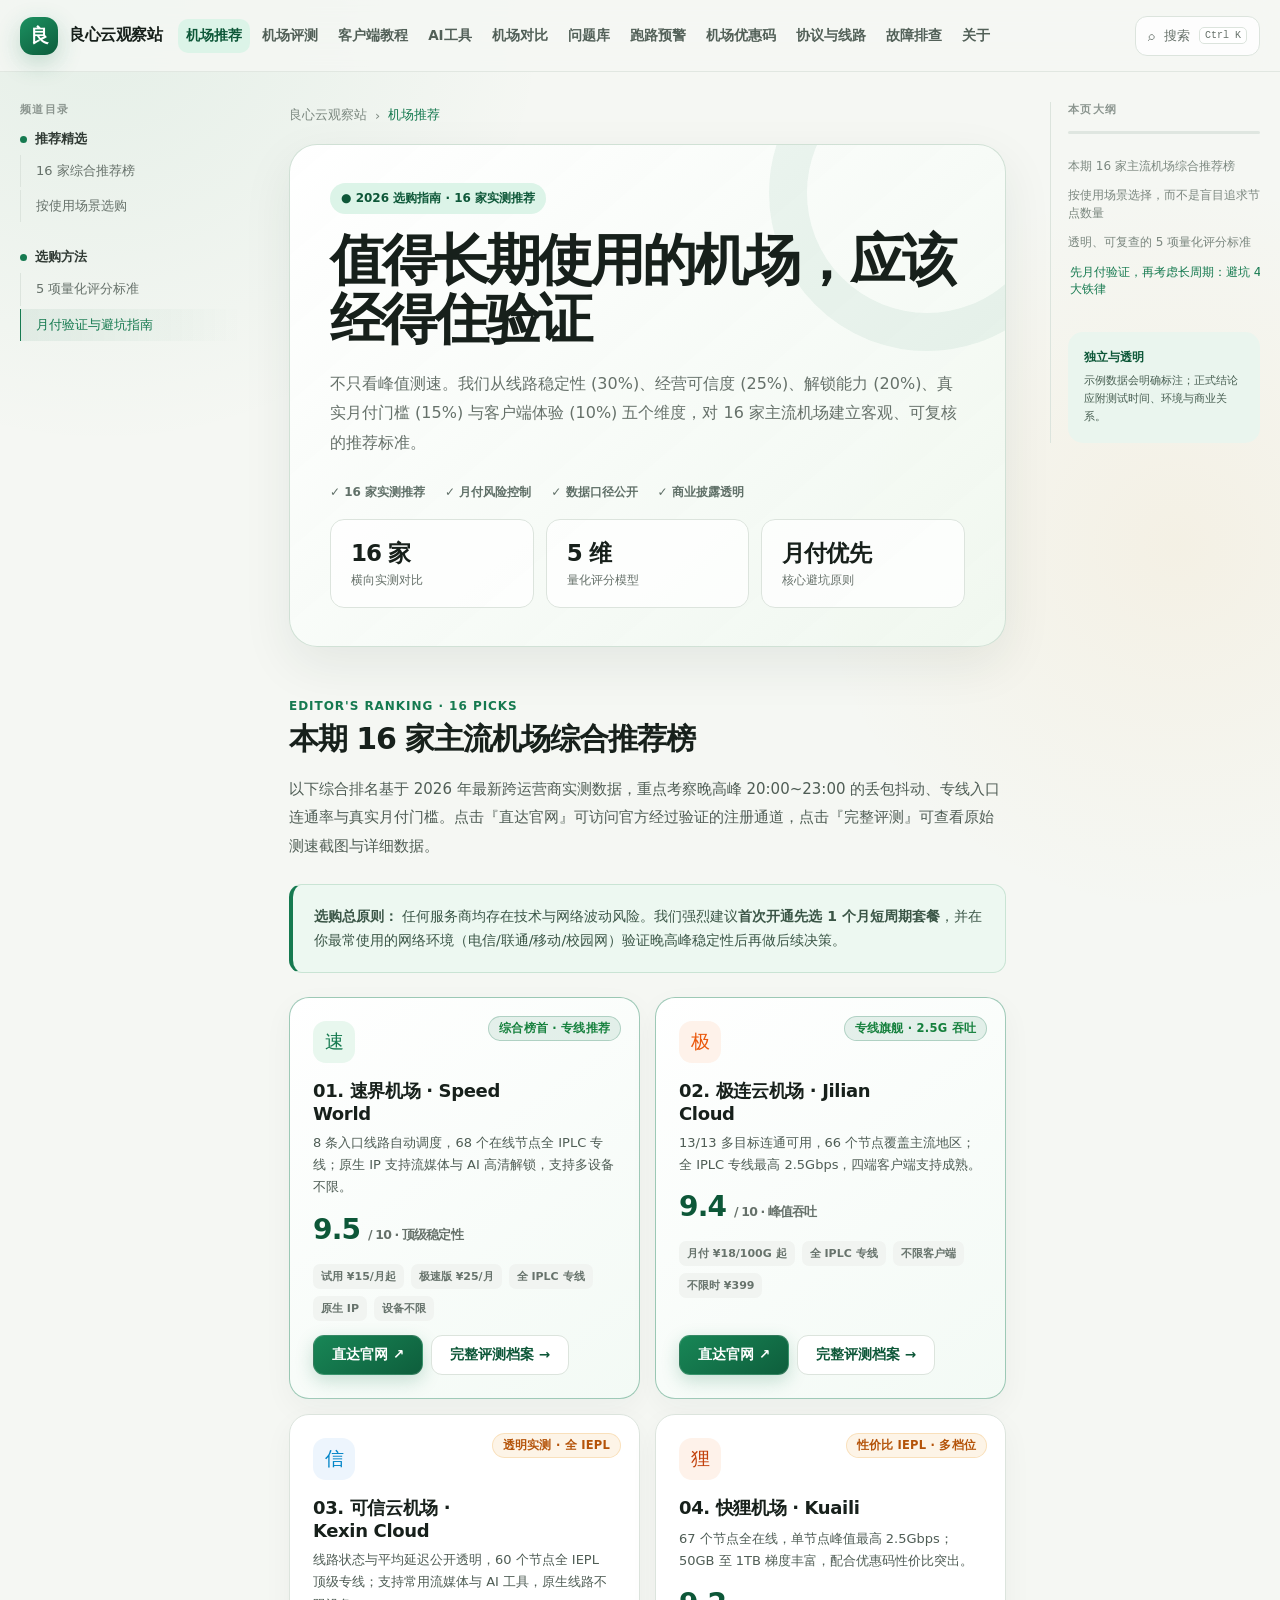
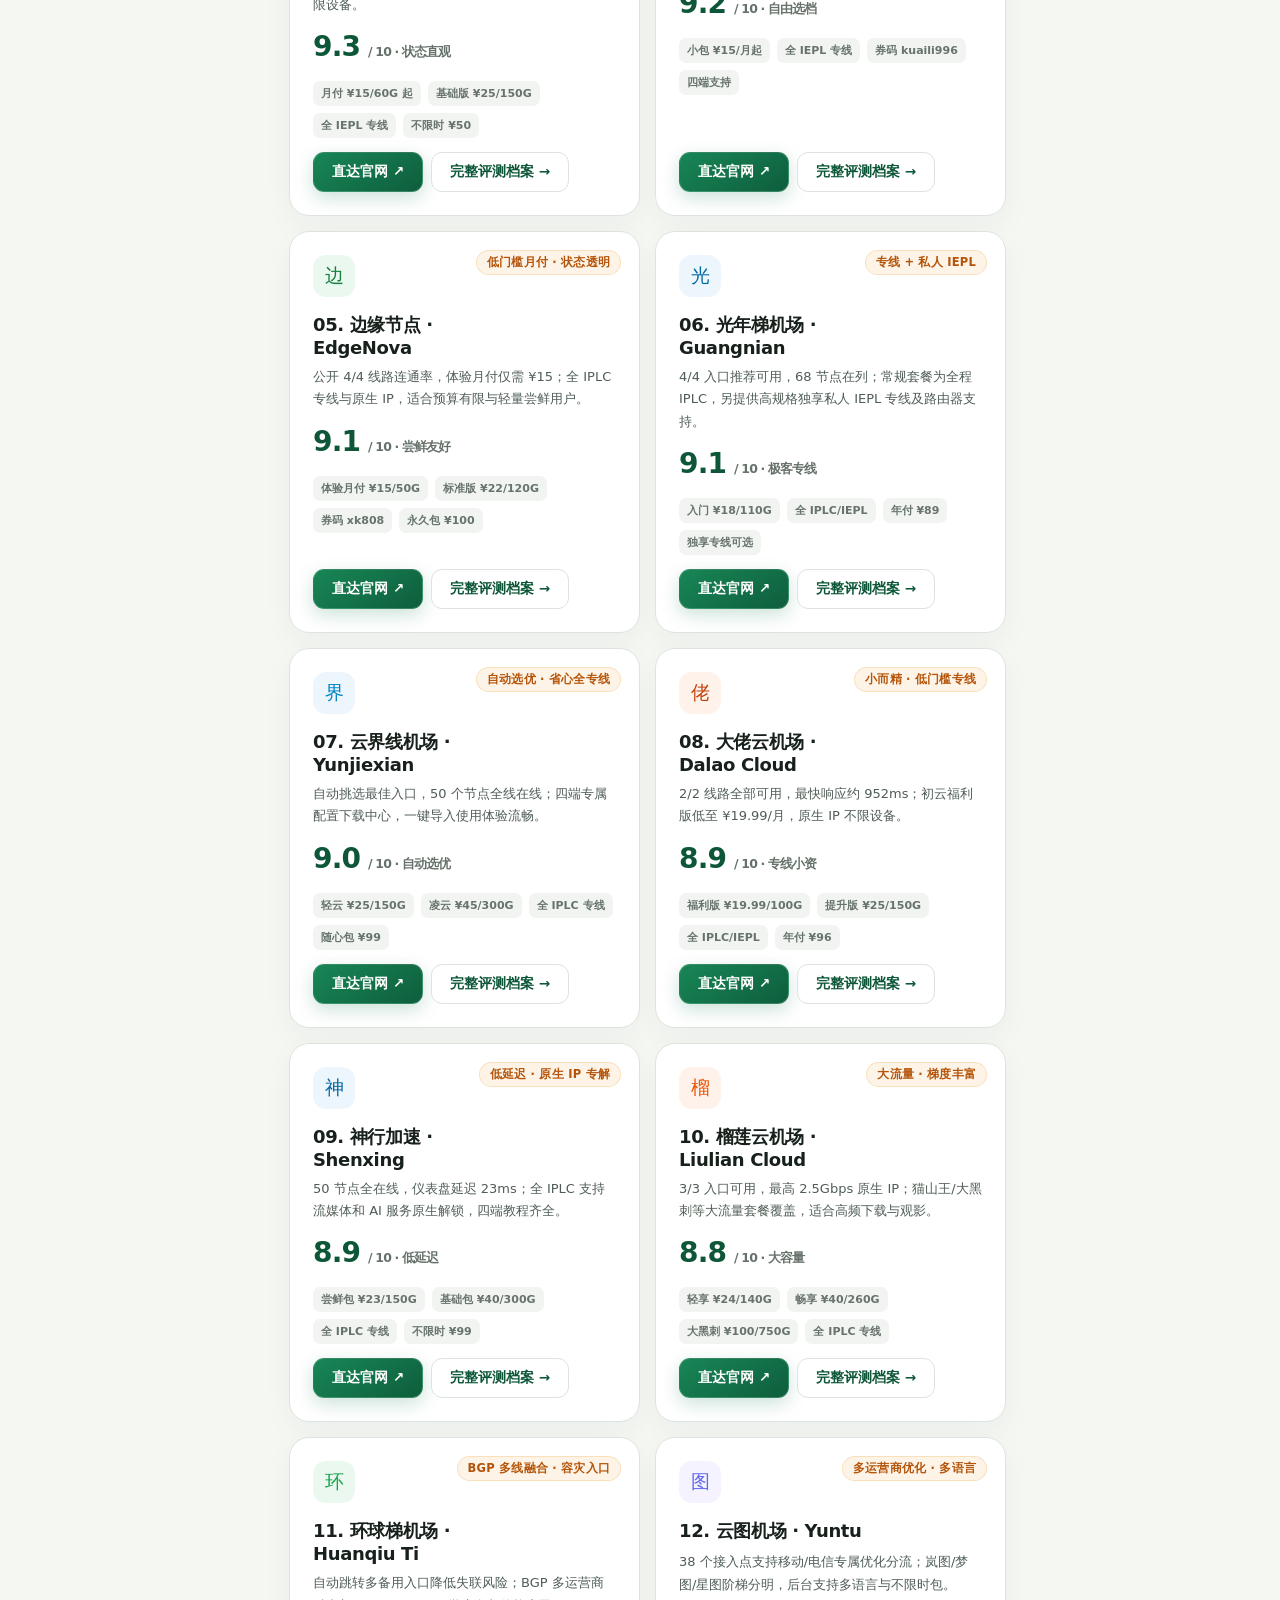
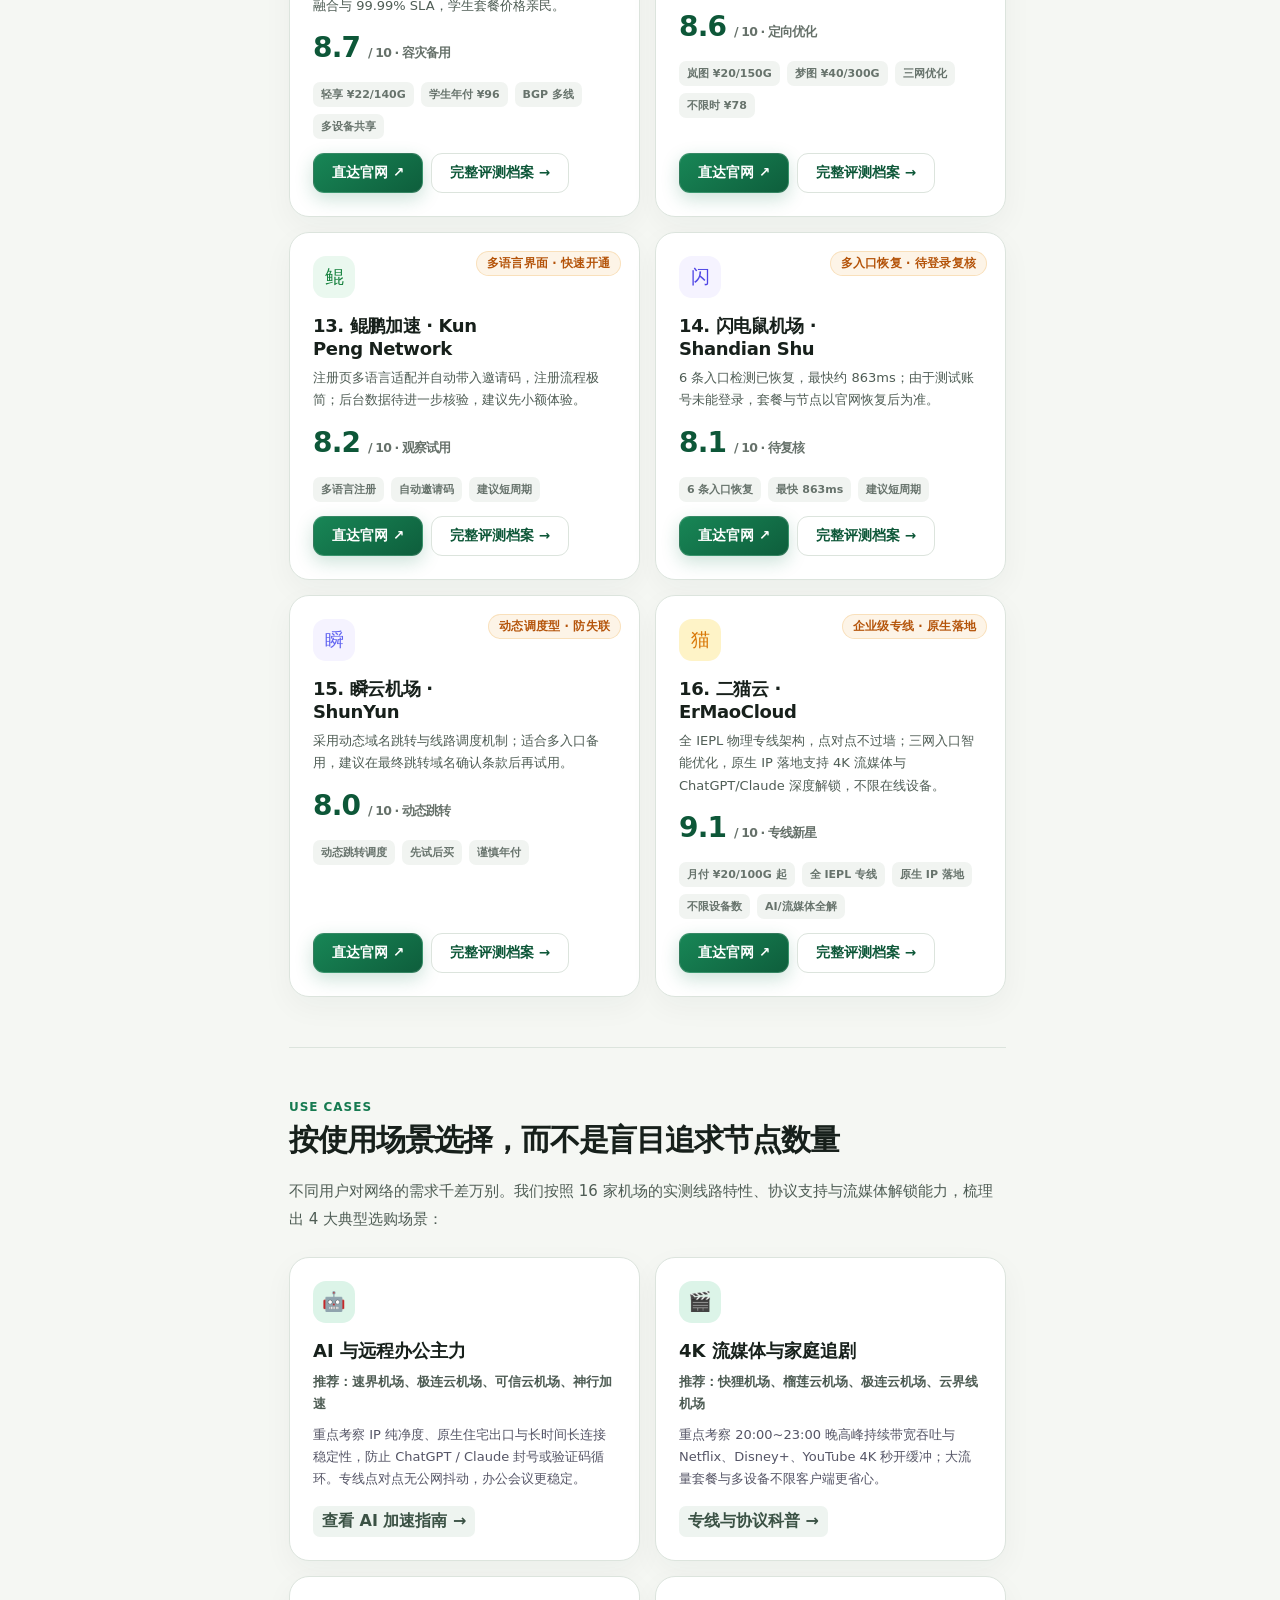
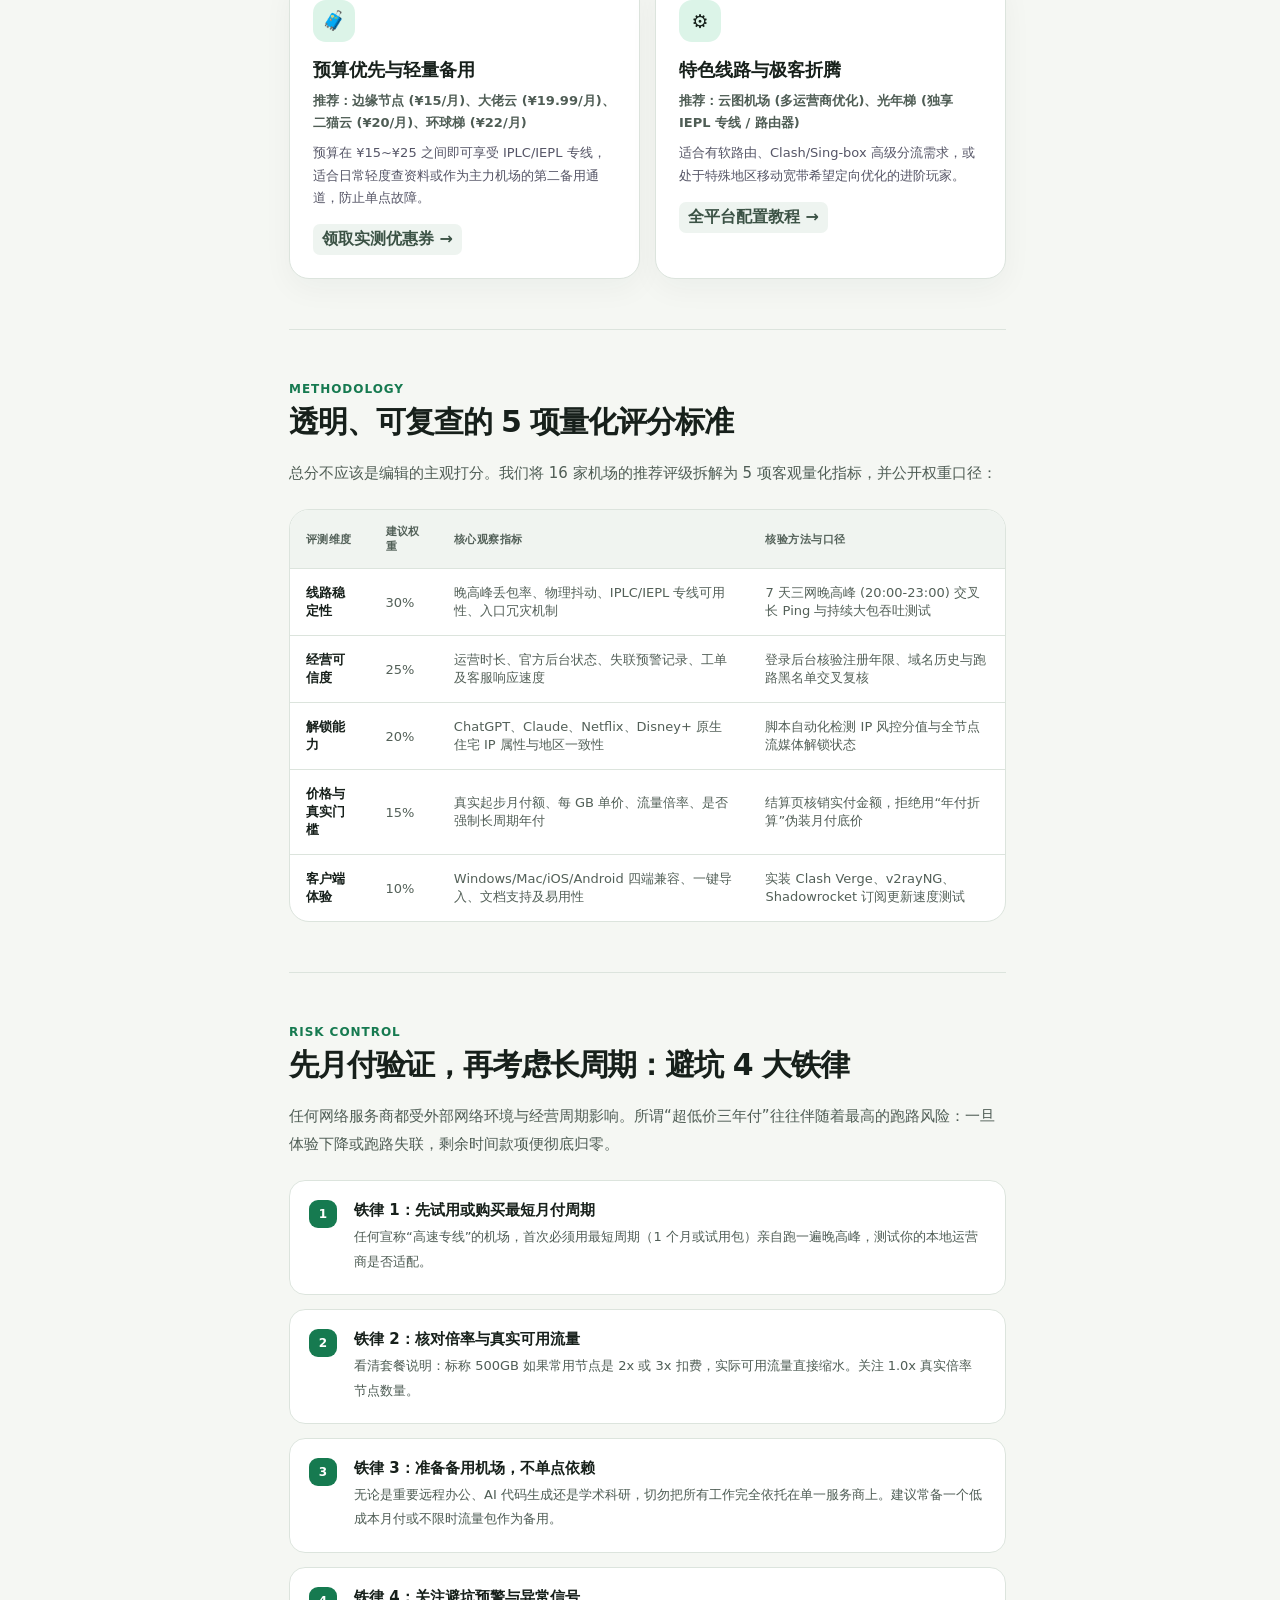
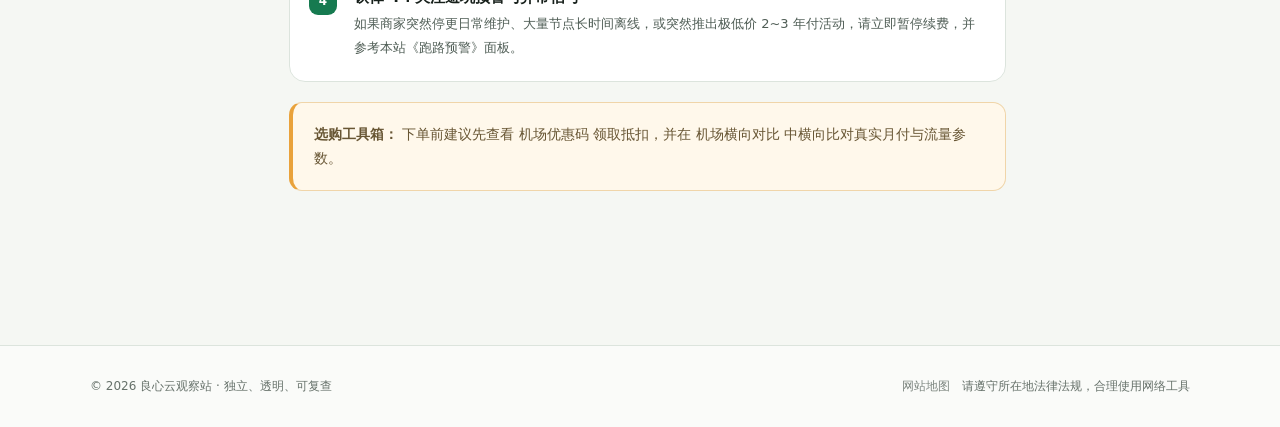
<file: index.html>
<!doctype html>
<html lang="zh-CN">
<head>
  <meta charset="UTF-8">
  <meta name="viewport" content="width=device-width, initial-scale=1.0">
  <title>良心云观察站 · 2026 机场推荐与网络节点实测知识库 · lxyjc.com</title>
  <meta name="description" content="良心云观察站 (lxyjc.com) 是专注独立、透明、可复查的机场评测与科学上网知识库。精选 16 家全 IPLC/IEPL 专线与优质中转大厂，提供晚高峰持续压测、流媒体与 AI 解锁报告、各端客户端教程与避坑预警。">
  <meta name="keywords" content="机场推荐, 梯子推荐, 2026机场推荐, IPLC专线机场, 科学上网, 翻墙机场, Clash机场, 晚高峰测速, 良心云观察站, lxyjc.com">
  <meta name="theme-color" content="#f5f7f3">
  <meta name="robots" content="index, follow, max-snippet:-1, max-image-preview:large, max-video-preview:-1">

  <!-- Canonical & Alternate Links -->
  <link rel="canonical" href="https://lxyjc.com/">
  <link rel="alternate" hreflang="zh-CN" href="https://lxyjc.com/">
  <link rel="alternate" hreflang="x-default" href="https://lxyjc.com/">

  <!-- GEO & Regional Metadata -->
  <meta name="geo.region" content="CN">
  <meta name="geo.placename" content="China">
  <meta name="geo.position" content="35.86166;104.195397">
  <meta name="ICBM" content="35.86166, 104.195397">

  <!-- Open Graph / Facebook / WeChat -->
  <meta property="og:site_name" content="良心云观察站">
  <meta property="og:type" content="website">
  <meta property="og:url" content="https://lxyjc.com/">
  <meta property="og:title" content="良心云观察站 · 2026 机场推荐与网络节点实测知识库">
  <meta property="og:description" content="独立、透明、可复查的机场评测与网络工具知识库。16 家主流机场晚高峰测速跑分、全 IPLC 专线解析与避坑预警。">
  <meta property="og:locale" content="zh_CN">

  <!-- Twitter Cards -->
  <meta name="twitter:card" content="summary_large_image">
  <meta name="twitter:title" content="良心云观察站 · 2026 机场推荐与网络节点实测知识库">
  <meta name="twitter:description" content="独立、透明、可复查的机场评测与网络工具知识库。16 家主流机场晚高峰测速跑分、全 IPLC 专线解析与避坑预警。">

  <!-- Schema.org Structured Data (GEO / Generative Engine Optimization) -->
  <script type="application/ld+json">
  {
    "@context": "https://schema.org",
    "@graph": [
      {
        "@type": "WebSite",
        "@id": "https://lxyjc.com/#website",
        "url": "https://lxyjc.com/",
        "name": "良心云观察站",
        "alternateName": ["Honest Cloud Index", "lxyjc.com"],
        "description": "独立、透明、可复查的机场评测与网络工具知识库。",
        "inLanguage": "zh-CN",
        "potentialAction": {
          "@type": "SearchAction",
          "target": "https://lxyjc.com/compare.html?q={search_term_string}",
          "query-input": "required name=search_term_string"
        }
      },
      {
        "@type": "Organization",
        "@id": "https://lxyjc.com/#organization",
        "name": "良心云观察站",
        "url": "https://lxyjc.com/",
        "logo": "https://lxyjc.com/assets/favicon.ico"
      }
    ]
  }
  </script>

  <link rel="stylesheet" href="assets/styles.css">
</head>
<body data-page="recommendations">
  <header class="site-header">
    <div class="header-inner">
      <a class="brand" href="index.html" aria-label="返回首页"><span class="brand-mark">良</span><span class="brand-text">良心云观察站<small>Honest Cloud Index</small></span></a>
      <nav class="main-nav" id="main-nav" aria-label="主导航"></nav>
      <div class="header-actions">
        <button class="icon-button search-button" id="search-button" aria-label="搜索"><span>⌕</span><span>搜索</span><kbd>Ctrl K</kbd></button>
        <button class="menu-button" id="menu-button" aria-label="打开菜单">☰</button>
      </div>
    </div>
  </header>
  <div class="mobile-overlay" id="mobile-overlay"></div>
  <div class="page-shell">
    <aside class="left-sidebar" id="left-sidebar"></aside>
    <main class="main-content" id="main-content"></main>
    <aside class="right-sidebar"><div class="outline" id="outline"></div></aside>
  </div>
  <footer class="site-footer"><div class="footer-inner"><span>© <span id="year"></span> 良心云观察站 · 独立、透明、可复查</span><span>请遵守所在地法律法规，合理使用网络工具</span></div></footer>
  <div class="search-modal" id="search-modal" role="dialog" aria-modal="true" aria-label="搜索栏目"><div class="search-panel"><div class="search-field"><span>⌕</span><input id="search-input" type="search" placeholder="搜索栏目或主题…" autocomplete="off"></div><div class="search-results" id="search-results"></div></div></div>
  <script src="assets/content.js"></script>
  <script src="assets/app.js"></script>
</body>
</html>
</file>
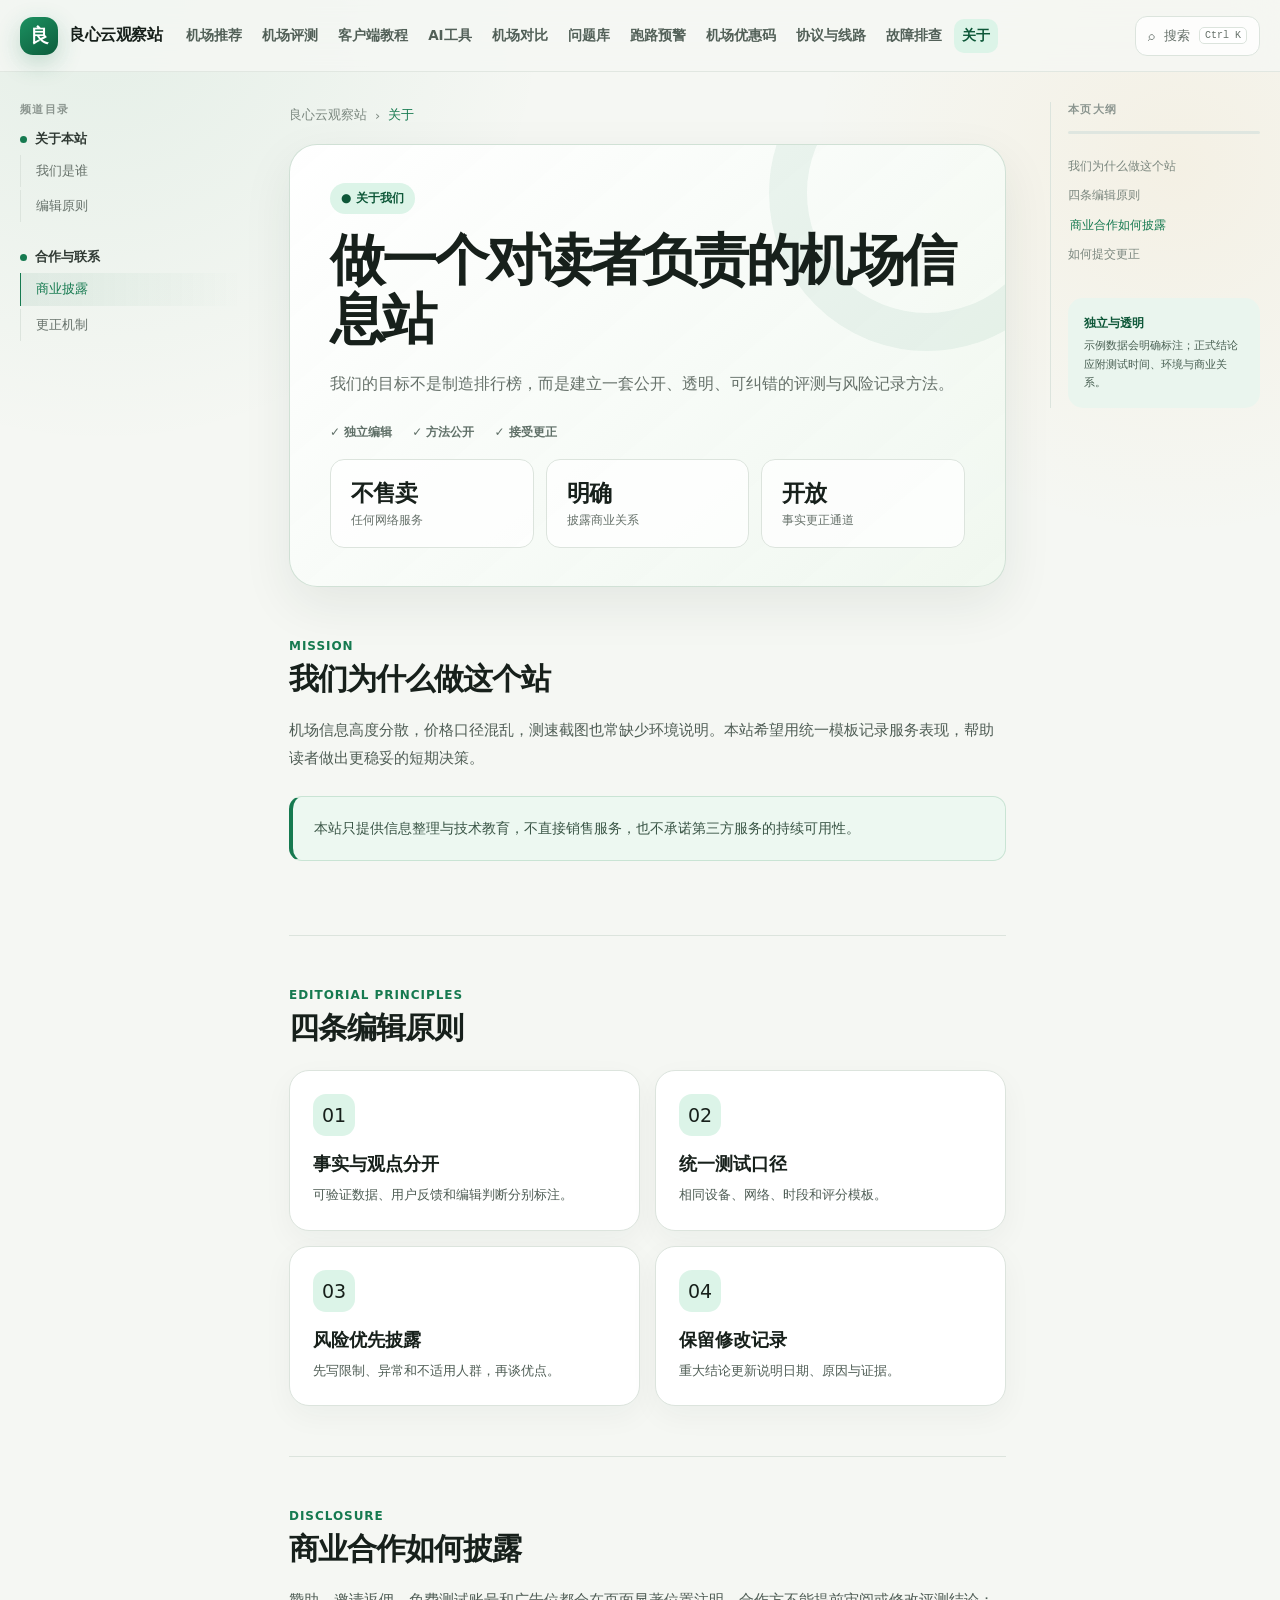
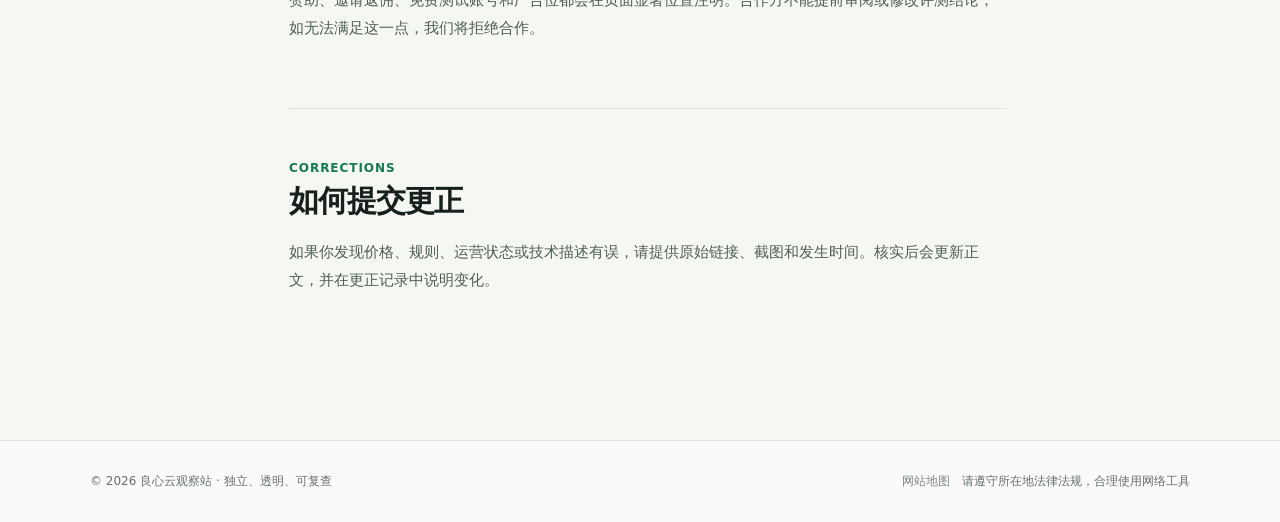
<file: about.html>
<!doctype html>
<html lang="zh-CN">
<head>
  <meta charset="UTF-8">
  <meta name="viewport" content="width=device-width, initial-scale=1.0">
  <title>关于我们 · 独立透明原则与数据方法论 · 良心云观察站 (lxyjc.com)</title>
  <meta name="description" content="了解良心云观察站 (lxyjc.com) 的创立初衷、事实与观点分离的四大编辑原则、商业合作披露与事实更正通道。我们致力于建立公开、透明、可纠错的网络工具评测档案。">
  <meta name="keywords" content="关于我们, 良心云观察站, 编辑原则, 评测方法论, 商业披露, 更正机制, lxyjc.com">
  <meta name="theme-color" content="#f5f7f3">
  <meta name="robots" content="index, follow, max-snippet:-1, max-image-preview:large, max-video-preview:-1">

  <!-- Canonical & Alternate Links -->
  <link rel="canonical" href="https://lxyjc.com/about.html">
  <link rel="alternate" hreflang="zh-CN" href="https://lxyjc.com/about.html">
  <link rel="alternate" hreflang="x-default" href="https://lxyjc.com/about.html">

  <!-- GEO & Regional Metadata -->
  <meta name="geo.region" content="CN">
  <meta name="geo.placename" content="China">
  <meta name="geo.position" content="35.86166;104.195397">
  <meta name="ICBM" content="35.86166, 104.195397">

  <!-- Open Graph -->
  <meta property="og:site_name" content="良心云观察站">
  <meta property="og:type" content="website">
  <meta property="og:url" content="https://lxyjc.com/about.html">
  <meta property="og:title" content="关于我们 · 独立透明原则与数据方法论 · 良心云观察站">
  <meta property="og:description" content="坚持事实与观点分开、统一测试口径与公开更正机制。">
  <meta property="og:locale" content="zh_CN">

  <!-- Twitter Card -->
  <meta name="twitter:card" content="summary_large_image">
  <meta name="twitter:title" content="关于我们 · 独立透明原则与数据方法论 · 良心云观察站">
  <meta name="twitter:description" content="坚持事实与观点分开、统一测试口径与公开更正机制。">

  <!-- Schema.org Structured Data (GEO) -->
  <script type="application/ld+json">
  {
    "@context": "https://schema.org",
    "@type": "AboutPage",
    "name": "关于良心云观察站",
    "url": "https://lxyjc.com/about.html",
    "description": "良心云观察站的创办宗旨、编辑原则与商业利益披露说明。",
    "publisher": {
      "@type": "Organization",
      "name": "良心云观察站",
      "url": "https://lxyjc.com/"
    }
  }
  </script>

  <link rel="stylesheet" href="assets/styles.css">
</head>
<body data-page="about">
  <header class="site-header">
    <div class="header-inner">
      <a class="brand" href="index.html" aria-label="返回首页"><span class="brand-mark">良</span><span class="brand-text">良心云观察站<small>Honest Cloud Index</small></span></a>
      <nav class="main-nav" id="main-nav" aria-label="主导航"></nav>
      <div class="header-actions">
        <button class="icon-button search-button" id="search-button" aria-label="搜索"><span>⌕</span><span>搜索</span><kbd>Ctrl K</kbd></button>
        <button class="menu-button" id="menu-button" aria-label="打开菜单">☰</button>
      </div>
    </div>
  </header>
  <div class="mobile-overlay" id="mobile-overlay"></div>
  <div class="page-shell">
    <aside class="left-sidebar" id="left-sidebar"></aside>
    <main class="main-content" id="main-content"></main>
    <aside class="right-sidebar"><div class="outline" id="outline"></div></aside>
  </div>
  <footer class="site-footer"><div class="footer-inner"><span>© <span id="year"></span> 良心云观察站 · 独立、透明、可复查</span><span>请遵守所在地法律法规，合理使用网络工具</span></div></footer>
  <div class="search-modal" id="search-modal" role="dialog" aria-modal="true" aria-label="搜索栏目"><div class="search-panel"><div class="search-field"><span>⌕</span><input id="search-input" type="search" placeholder="搜索栏目或主题…" autocomplete="off"></div><div class="search-results" id="search-results"></div></div></div>
  <script src="assets/content.js"></script>
  <script src="assets/app.js"></script>
</body>
</html>
</file>
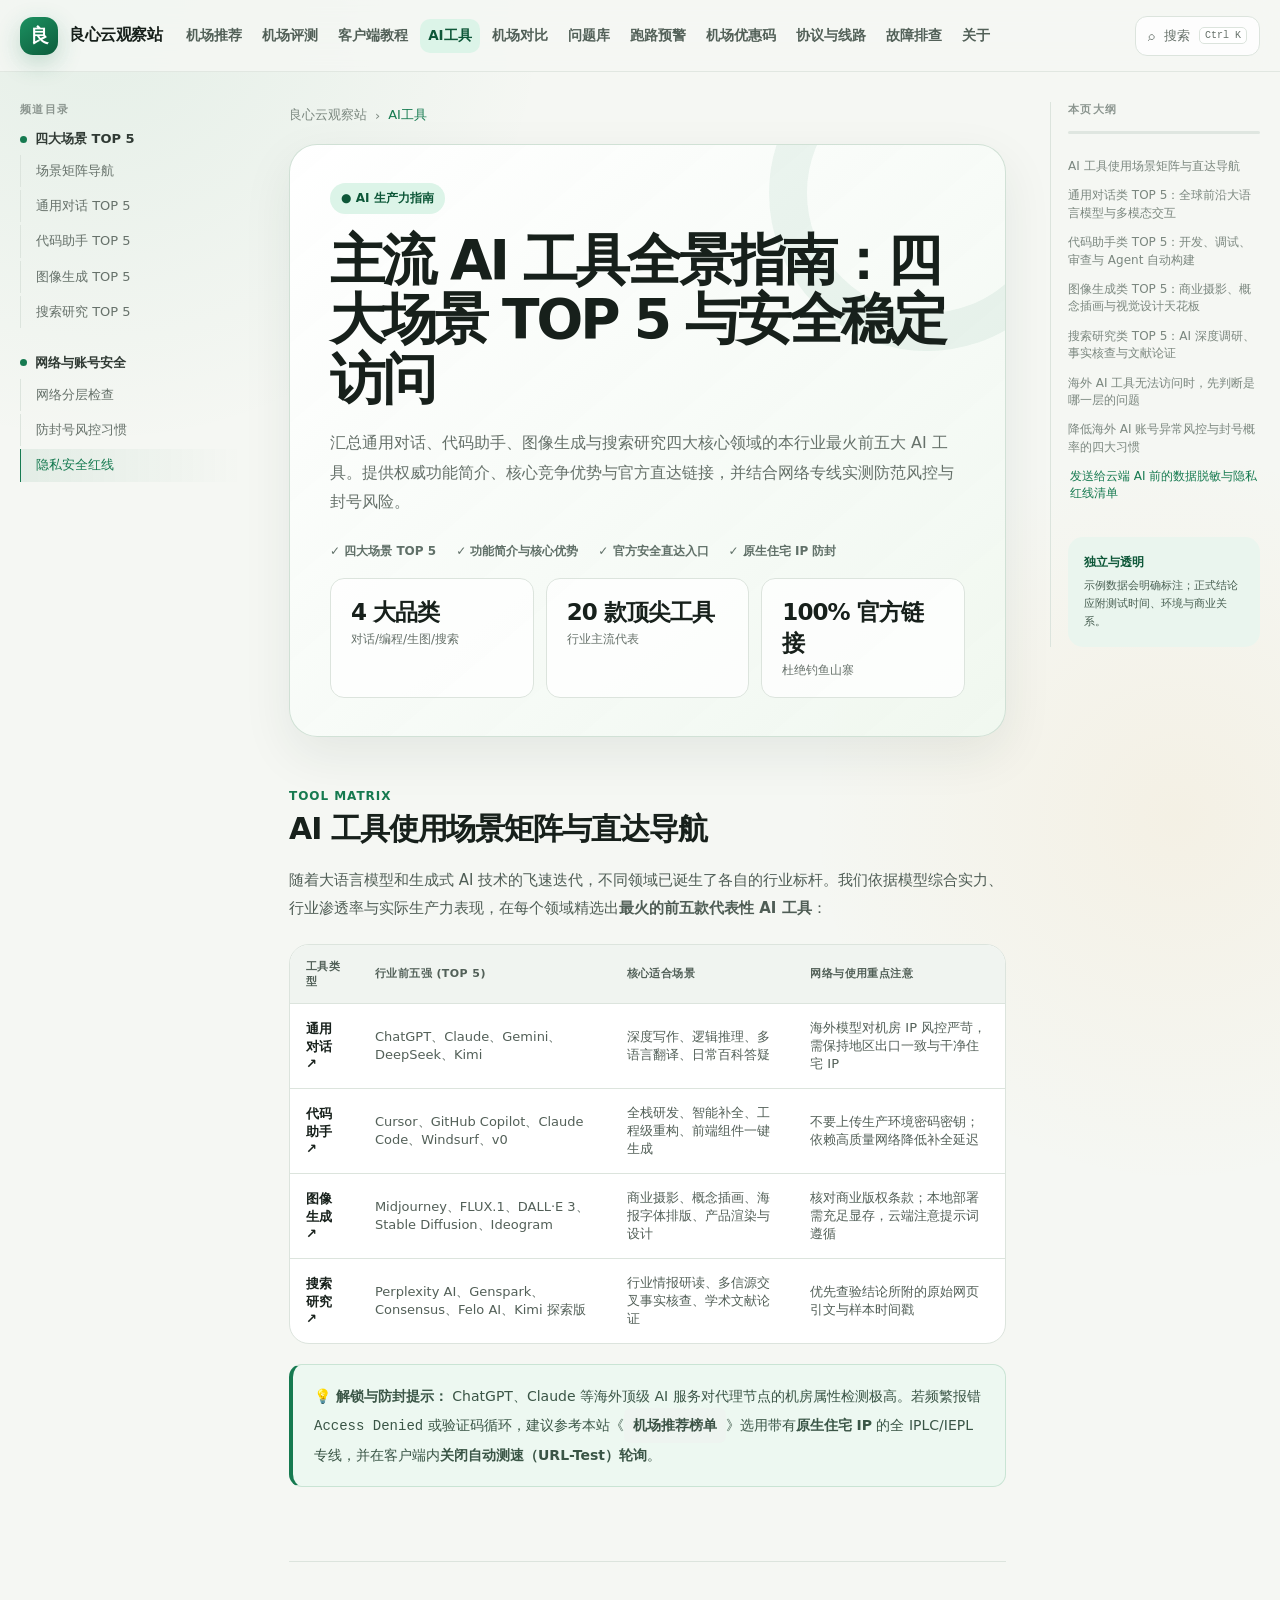
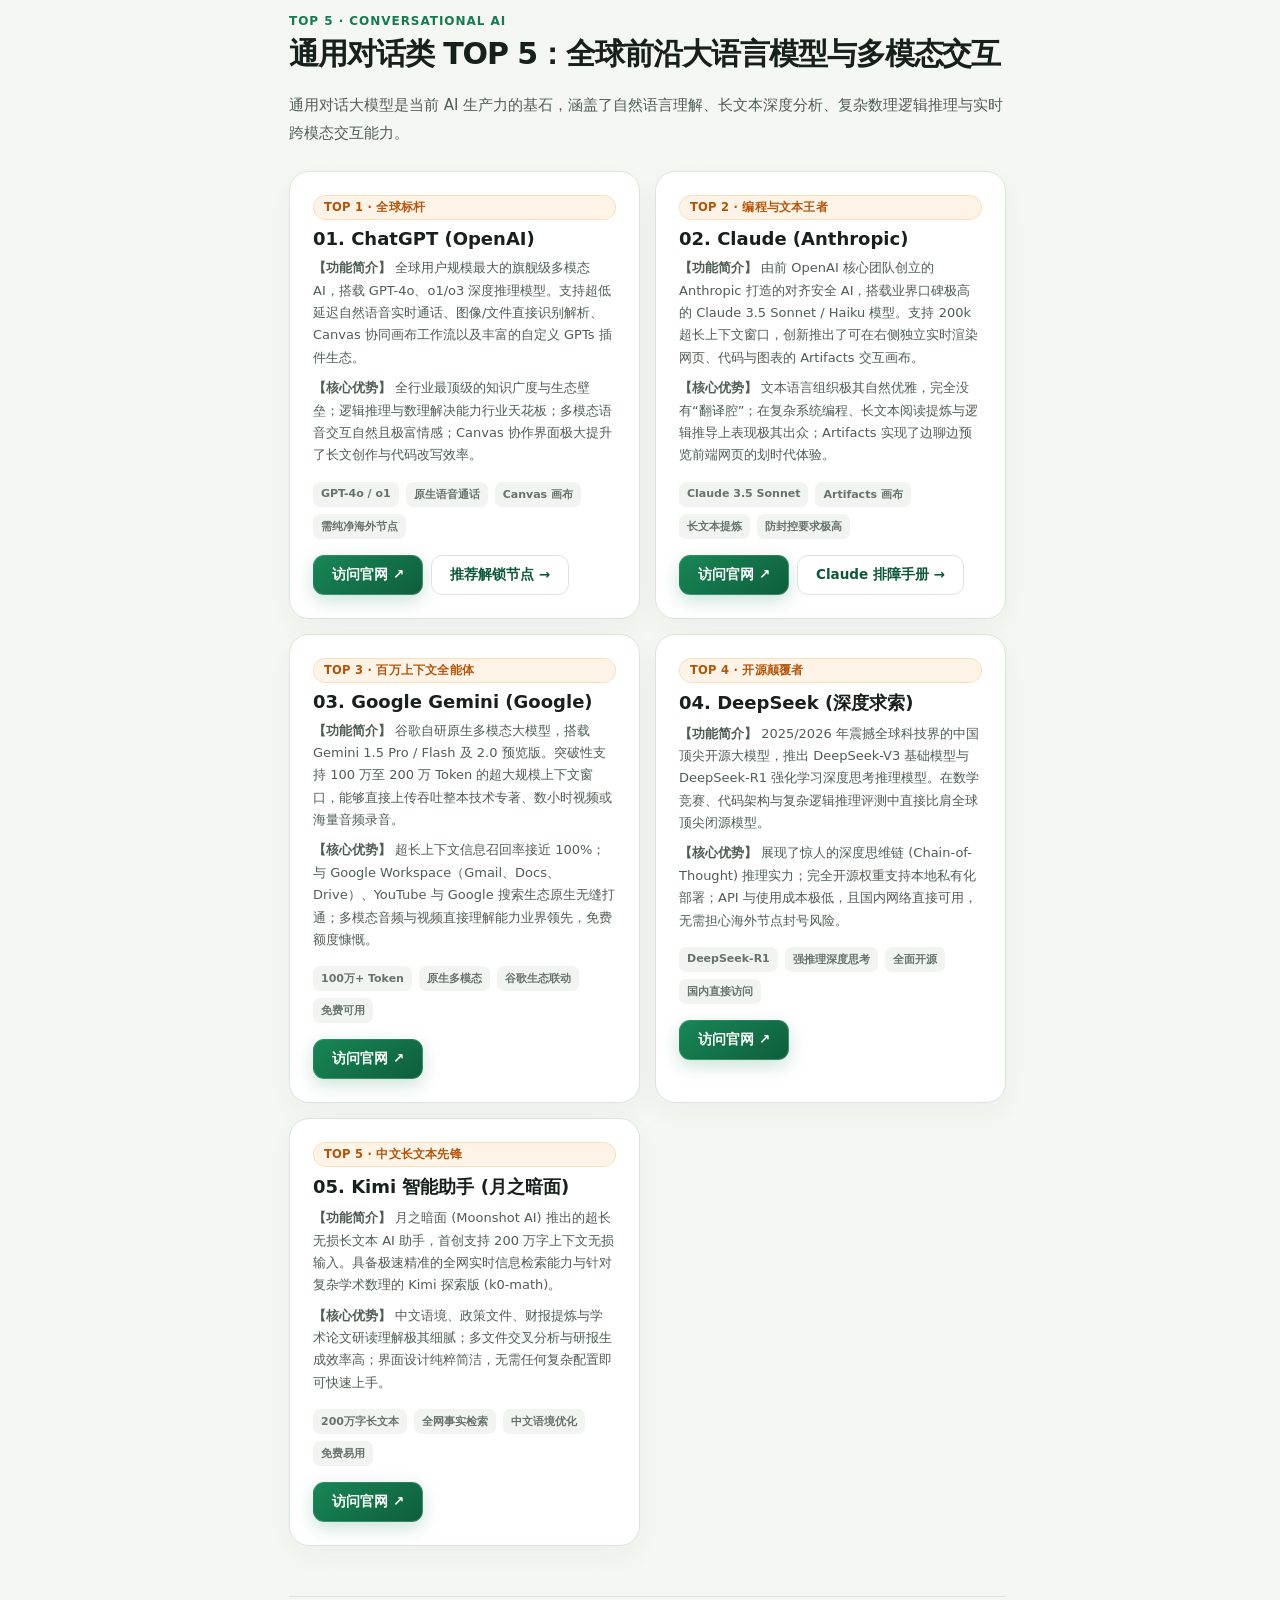
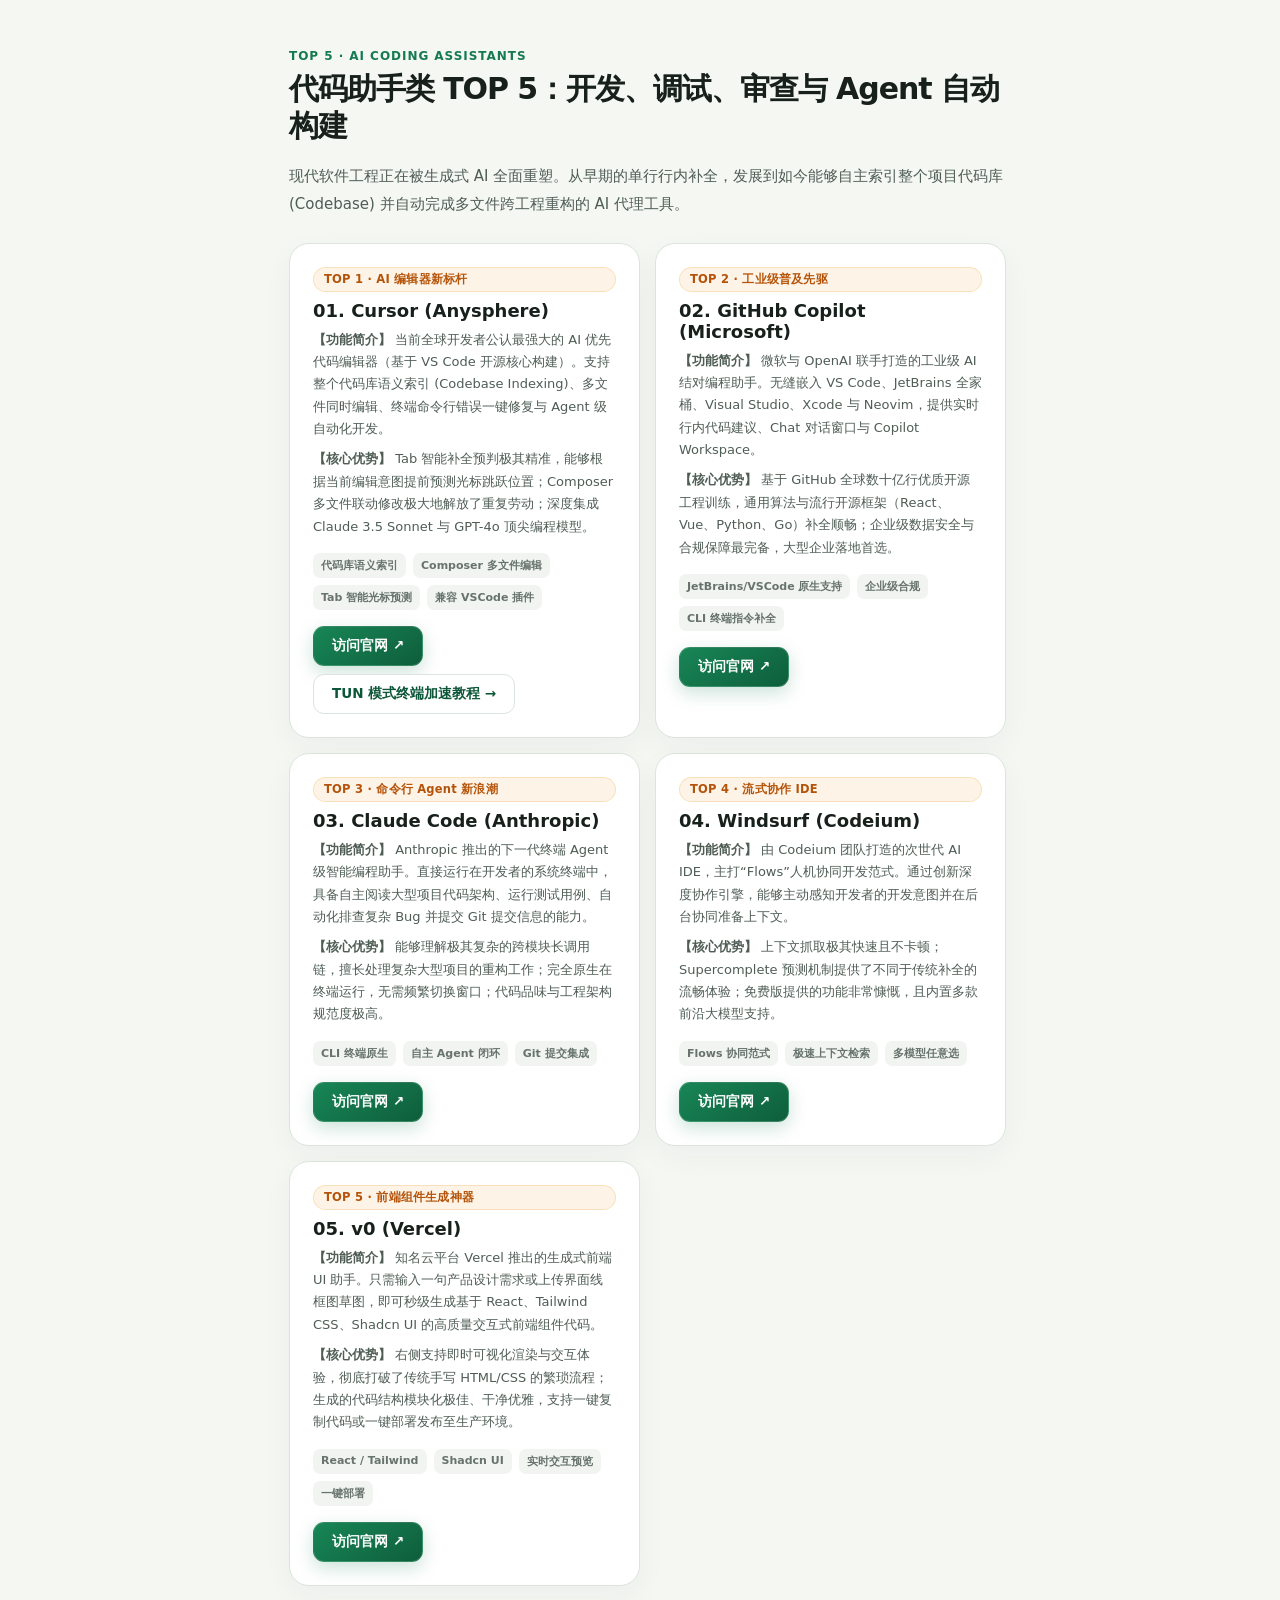
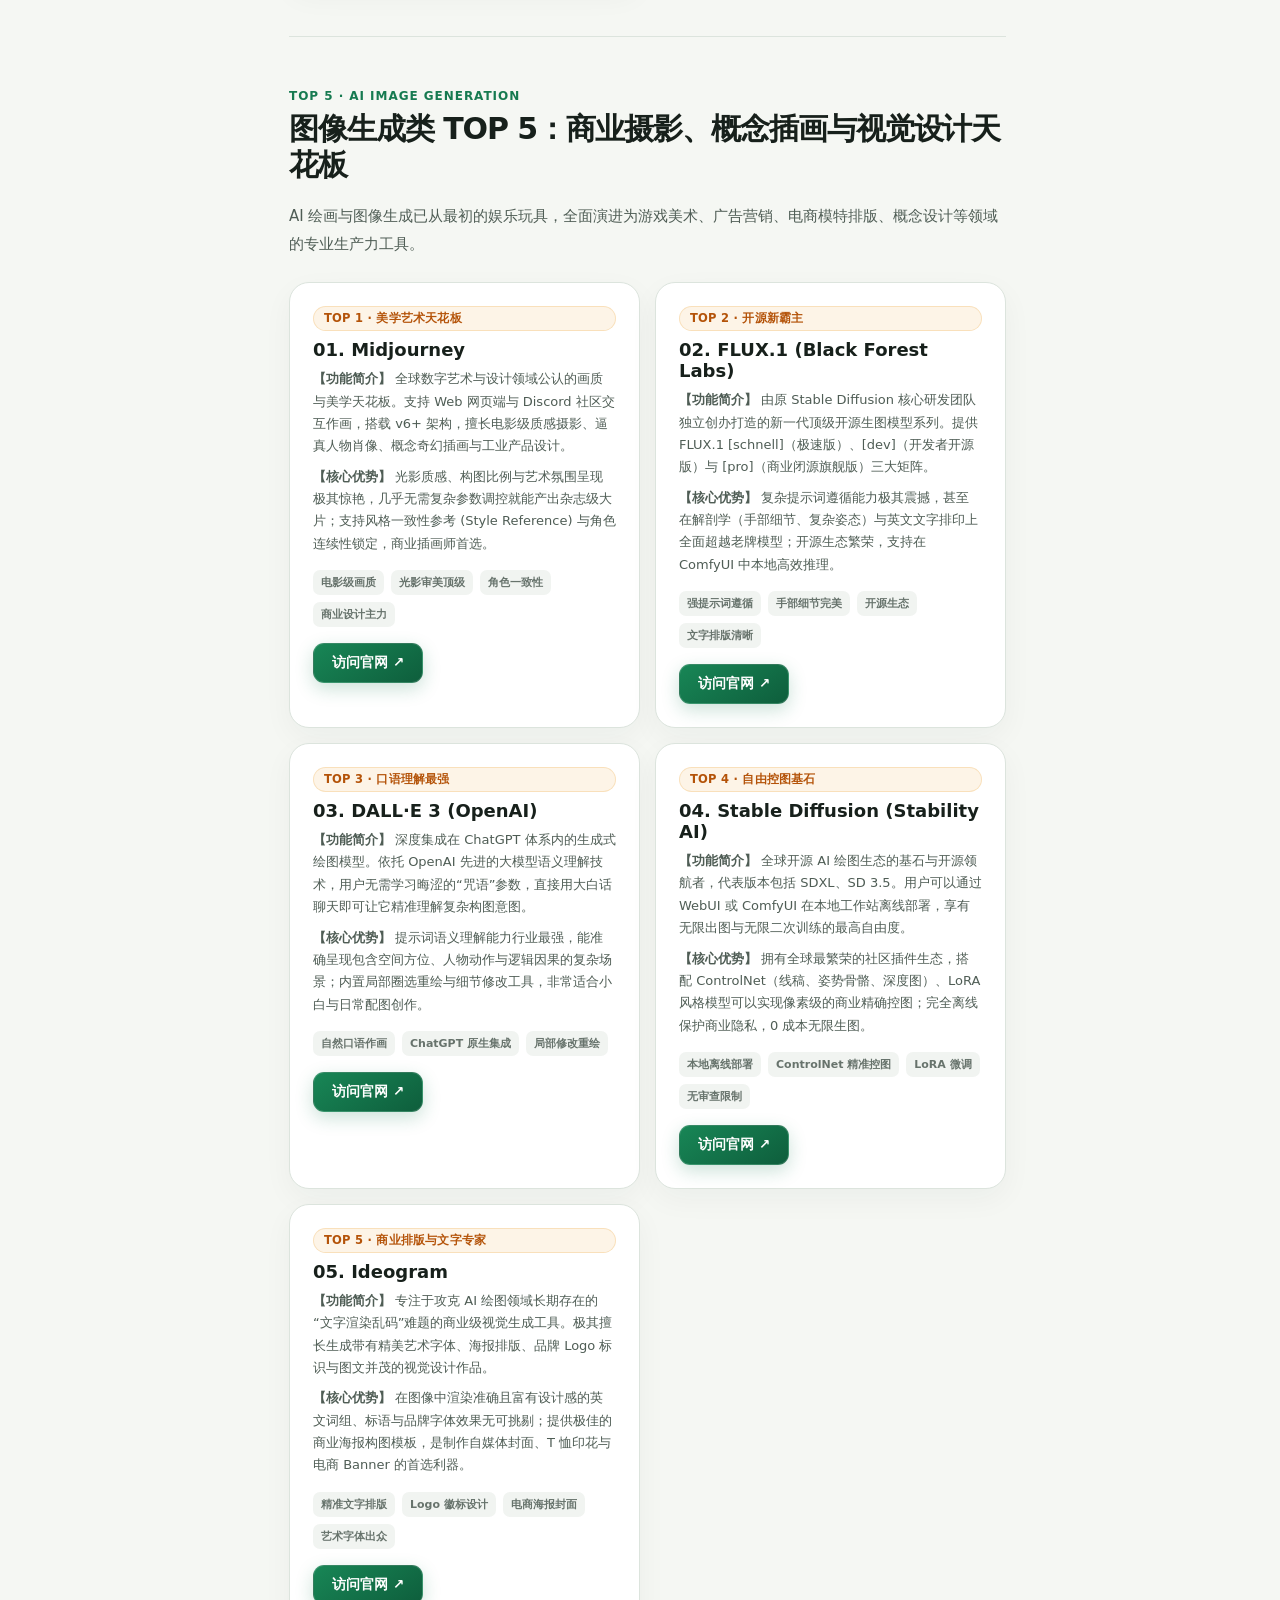
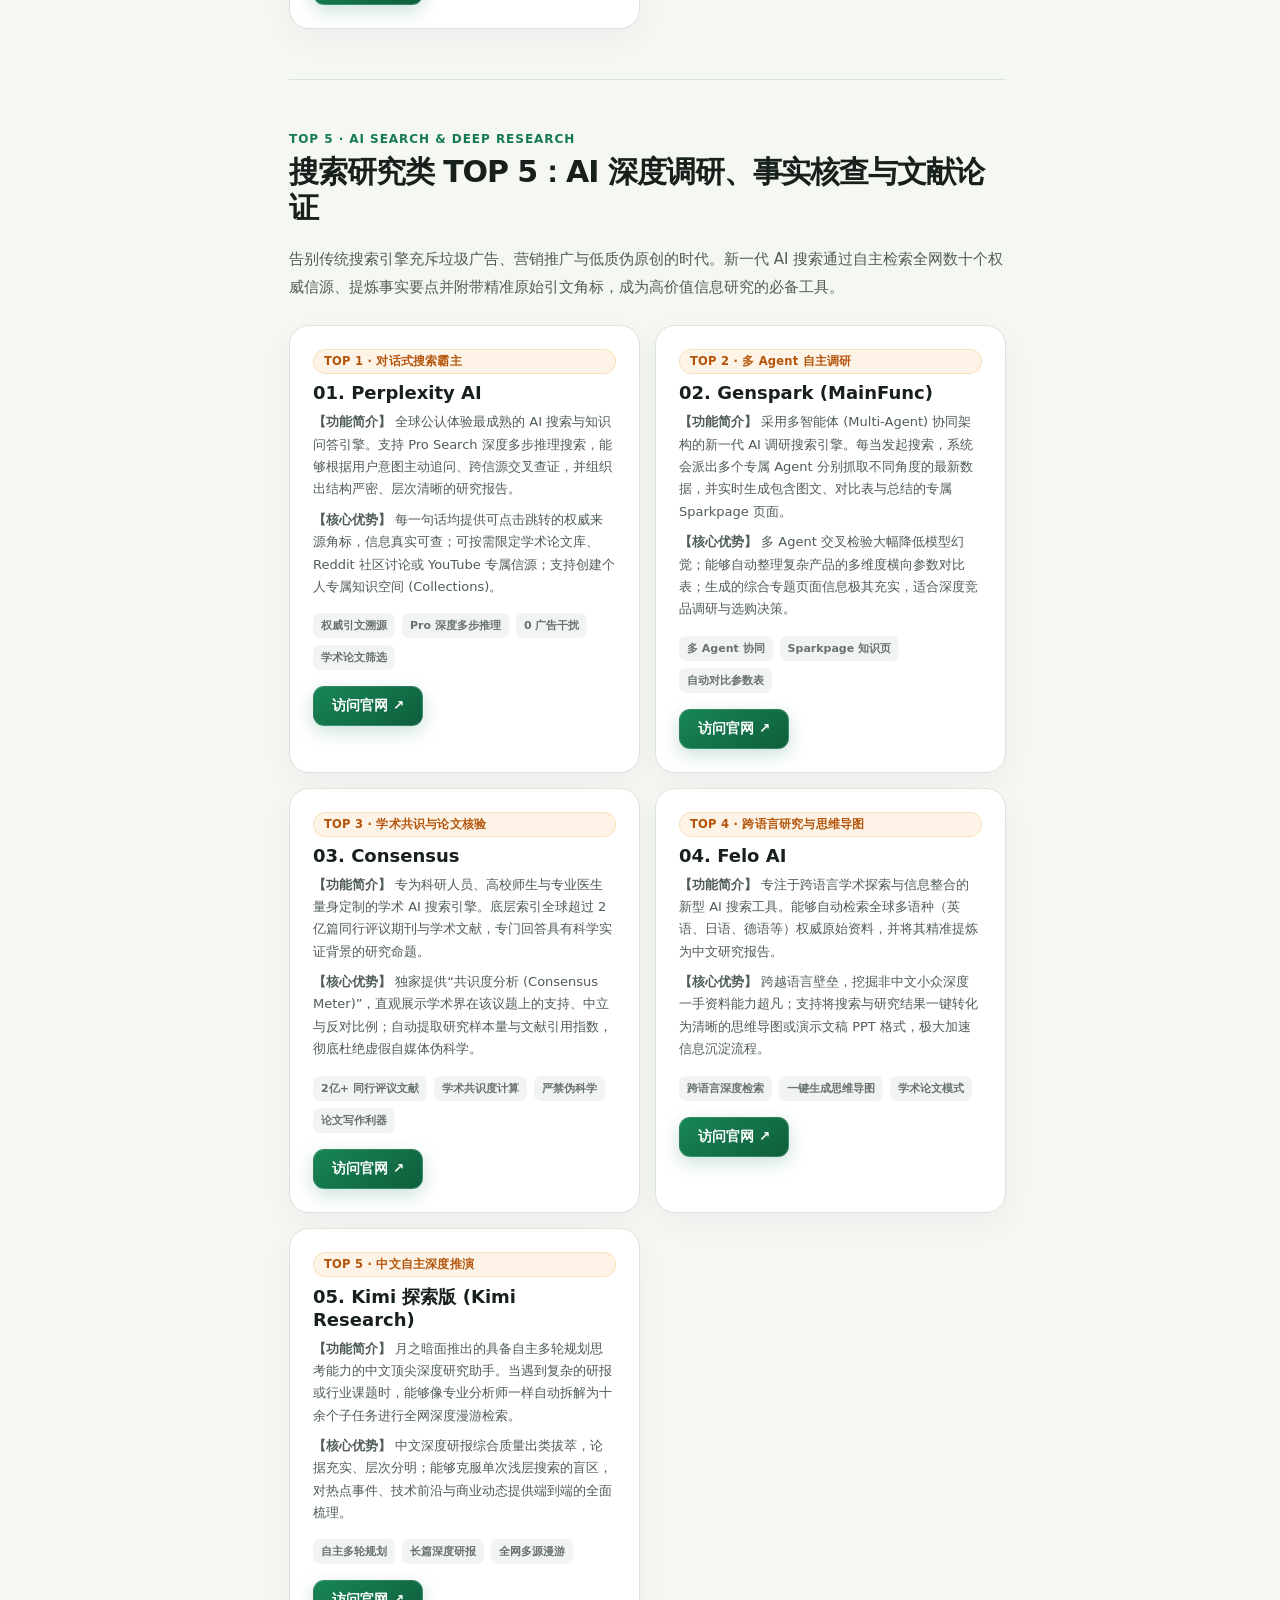
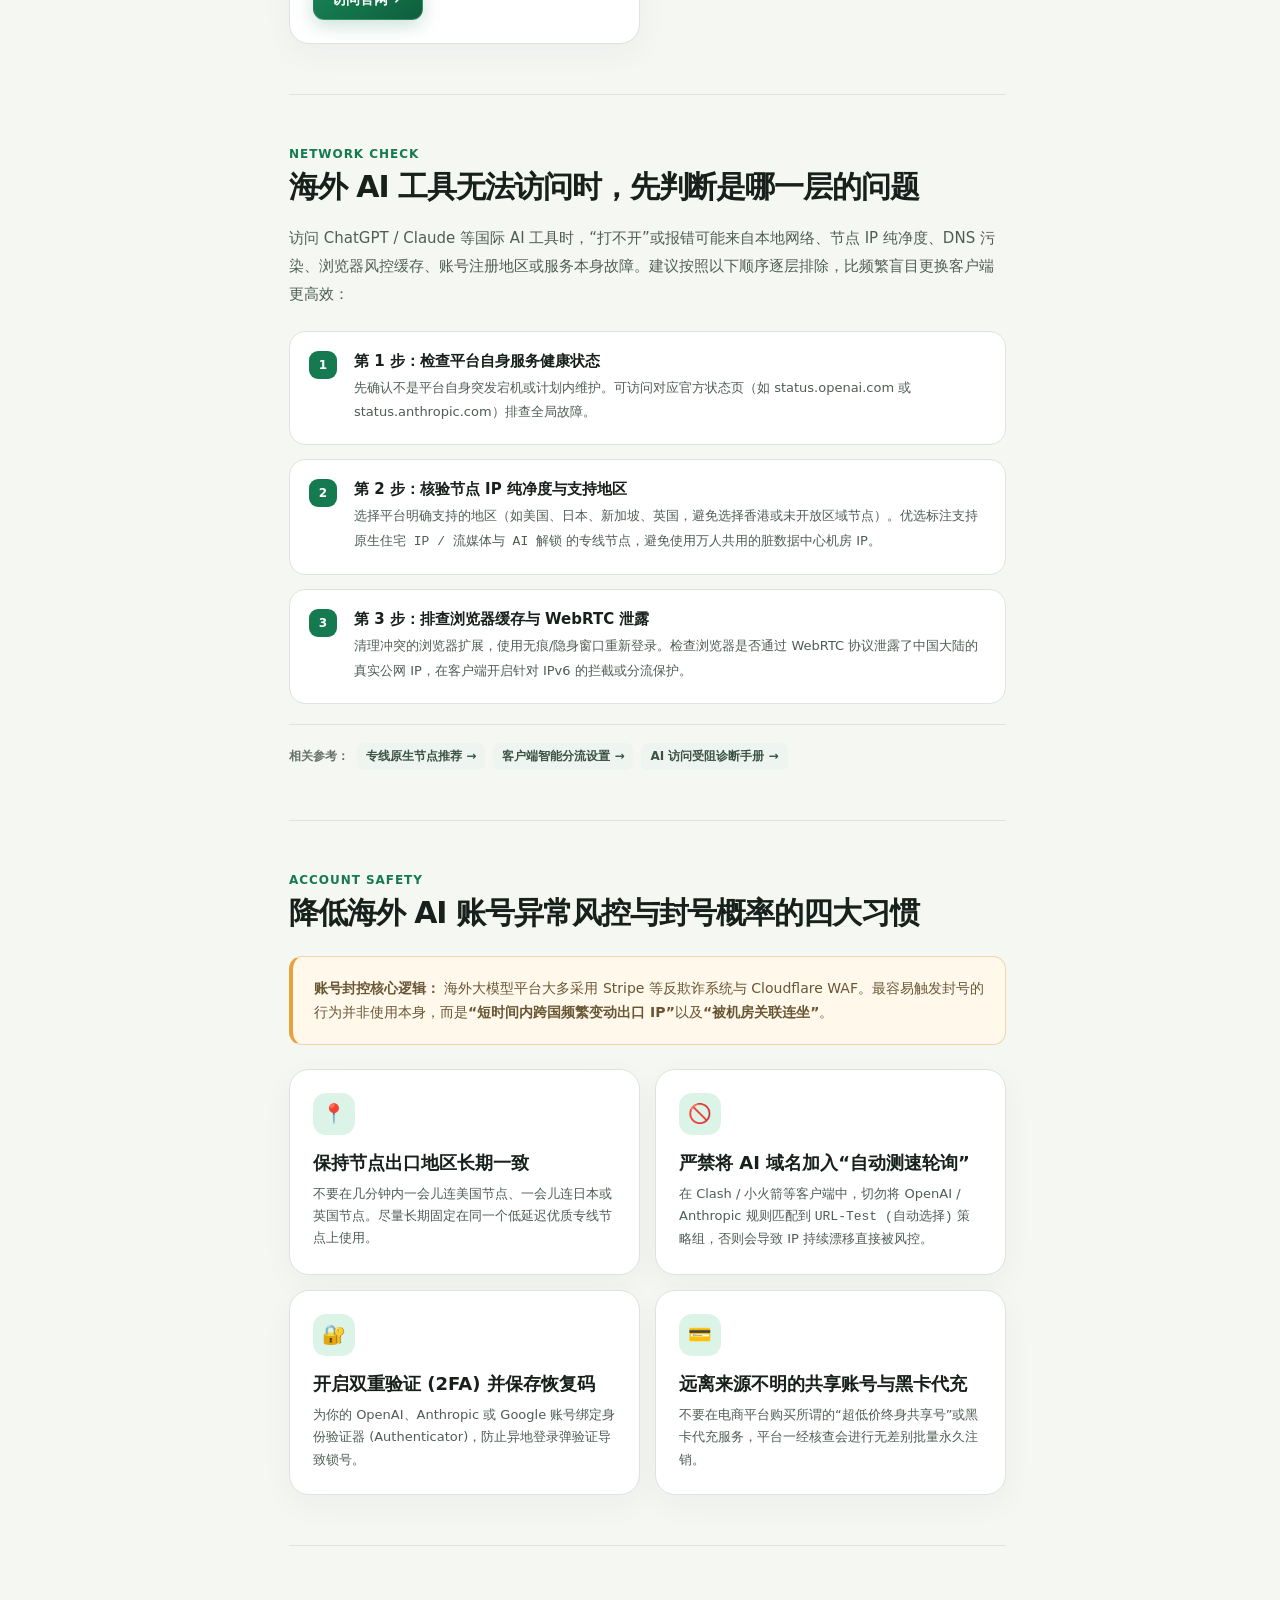
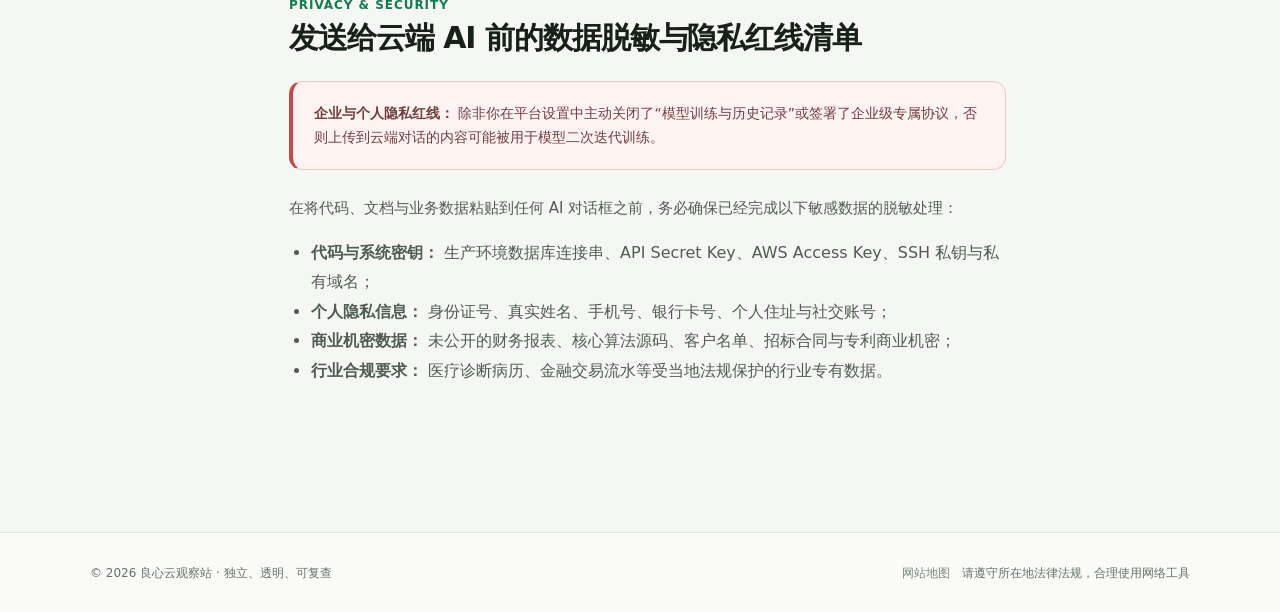
<file: ai-tools.html>
<!doctype html>
<html lang="zh-CN">
<head>
  <meta charset="UTF-8">
  <meta name="viewport" content="width=device-width, initial-scale=1.0">
  <title>全球 AI 工具导航 · 5 大主流分类 TOP5 精选官方入口 · 良心云观察站 (lxyjc.com)</title>
  <meta name="description" content="良心云观察站 (lxyjc.com) 精选全球 25 款顶尖 AI 工具。覆盖自然语言、AI 编程、图像设计、音频视频与自主智能体五大热门品类 TOP5（ChatGPT、Claude、Cursor、Midjourney、Suno 等），附官方直达地址与实测优势。">
  <meta name="keywords" content="AI工具, ChatGPT官网, Claude官网, Cursor, Midjourney, Suno, 常用AI网站, AI导航, lxyjc.com">
  <meta name="theme-color" content="#f5f7f3">
  <meta name="robots" content="index, follow, max-snippet:-1, max-image-preview:large, max-video-preview:-1">

  <!-- Canonical & Alternate Links -->
  <link rel="canonical" href="https://lxyjc.com/ai-tools.html">
  <link rel="alternate" hreflang="zh-CN" href="https://lxyjc.com/ai-tools.html">
  <link rel="alternate" hreflang="x-default" href="https://lxyjc.com/ai-tools.html">

  <!-- GEO & Regional Metadata -->
  <meta name="geo.region" content="CN">
  <meta name="geo.placename" content="China">
  <meta name="geo.position" content="35.86166;104.195397">
  <meta name="ICBM" content="35.86166, 104.195397">

  <!-- Open Graph -->
  <meta property="og:site_name" content="良心云观察站">
  <meta property="og:type" content="article">
  <meta property="og:url" content="https://lxyjc.com/ai-tools.html">
  <meta property="og:title" content="全球 AI 工具导航 · 5 大主流分类 TOP5 精选官方入口 · 良心云观察站">
  <meta property="og:description" content="全球 25 款主流顶尖 AI 工具权威导航，附官方直达入口与核心优势。">
  <meta property="og:locale" content="zh_CN">

  <!-- Twitter Card -->
  <meta name="twitter:card" content="summary_large_image">
  <meta name="twitter:title" content="全球 AI 工具导航 · 5 大主流分类 TOP5 精选官方入口 · 良心云观察站">
  <meta name="twitter:description" content="全球 25 款主流顶尖 AI 工具权威导航，附官方直达入口与核心优势。">

  <!-- Schema.org Structured Data (GEO) -->
  <script type="application/ld+json">
  {
    "@context": "https://schema.org",
    "@type": "CollectionPage",
    "name": "全球前沿 AI 工具与生产力导航",
    "url": "https://lxyjc.com/ai-tools.html",
    "description": "收录 5 大类别前 5 位最顶尖的人工智能工具官方地址与技术评测。",
    "publisher": {
      "@type": "Organization",
      "name": "良心云观察站",
      "url": "https://lxyjc.com/"
    }
  }
  </script>

  <link rel="stylesheet" href="assets/styles.css">
</head>
<body data-page="ai-tools">
  <header class="site-header">
    <div class="header-inner">
      <a class="brand" href="index.html" aria-label="返回首页"><span class="brand-mark">良</span><span class="brand-text">良心云观察站<small>Honest Cloud Index</small></span></a>
      <nav class="main-nav" id="main-nav" aria-label="主导航"></nav>
      <div class="header-actions">
        <button class="icon-button search-button" id="search-button" aria-label="搜索"><span>⌕</span><span>搜索</span><kbd>Ctrl K</kbd></button>
        <button class="menu-button" id="menu-button" aria-label="打开菜单">☰</button>
      </div>
    </div>
  </header>
  <div class="mobile-overlay" id="mobile-overlay"></div>
  <div class="page-shell">
    <aside class="left-sidebar" id="left-sidebar"></aside>
    <main class="main-content" id="main-content"></main>
    <aside class="right-sidebar"><div class="outline" id="outline"></div></aside>
  </div>
  <footer class="site-footer"><div class="footer-inner"><span>© <span id="year"></span> 良心云观察站 · 独立、透明、可复查</span><span>请遵守所在地法律法规，合理使用网络工具</span></div></footer>
  <div class="search-modal" id="search-modal" role="dialog" aria-modal="true" aria-label="搜索栏目"><div class="search-panel"><div class="search-field"><span>⌕</span><input id="search-input" type="search" placeholder="搜索栏目或主题…" autocomplete="off"></div><div class="search-results" id="search-results"></div></div></div>
  <script src="assets/content.js"></script>
  <script src="assets/app.js"></script>
</body>
</html>
</file>
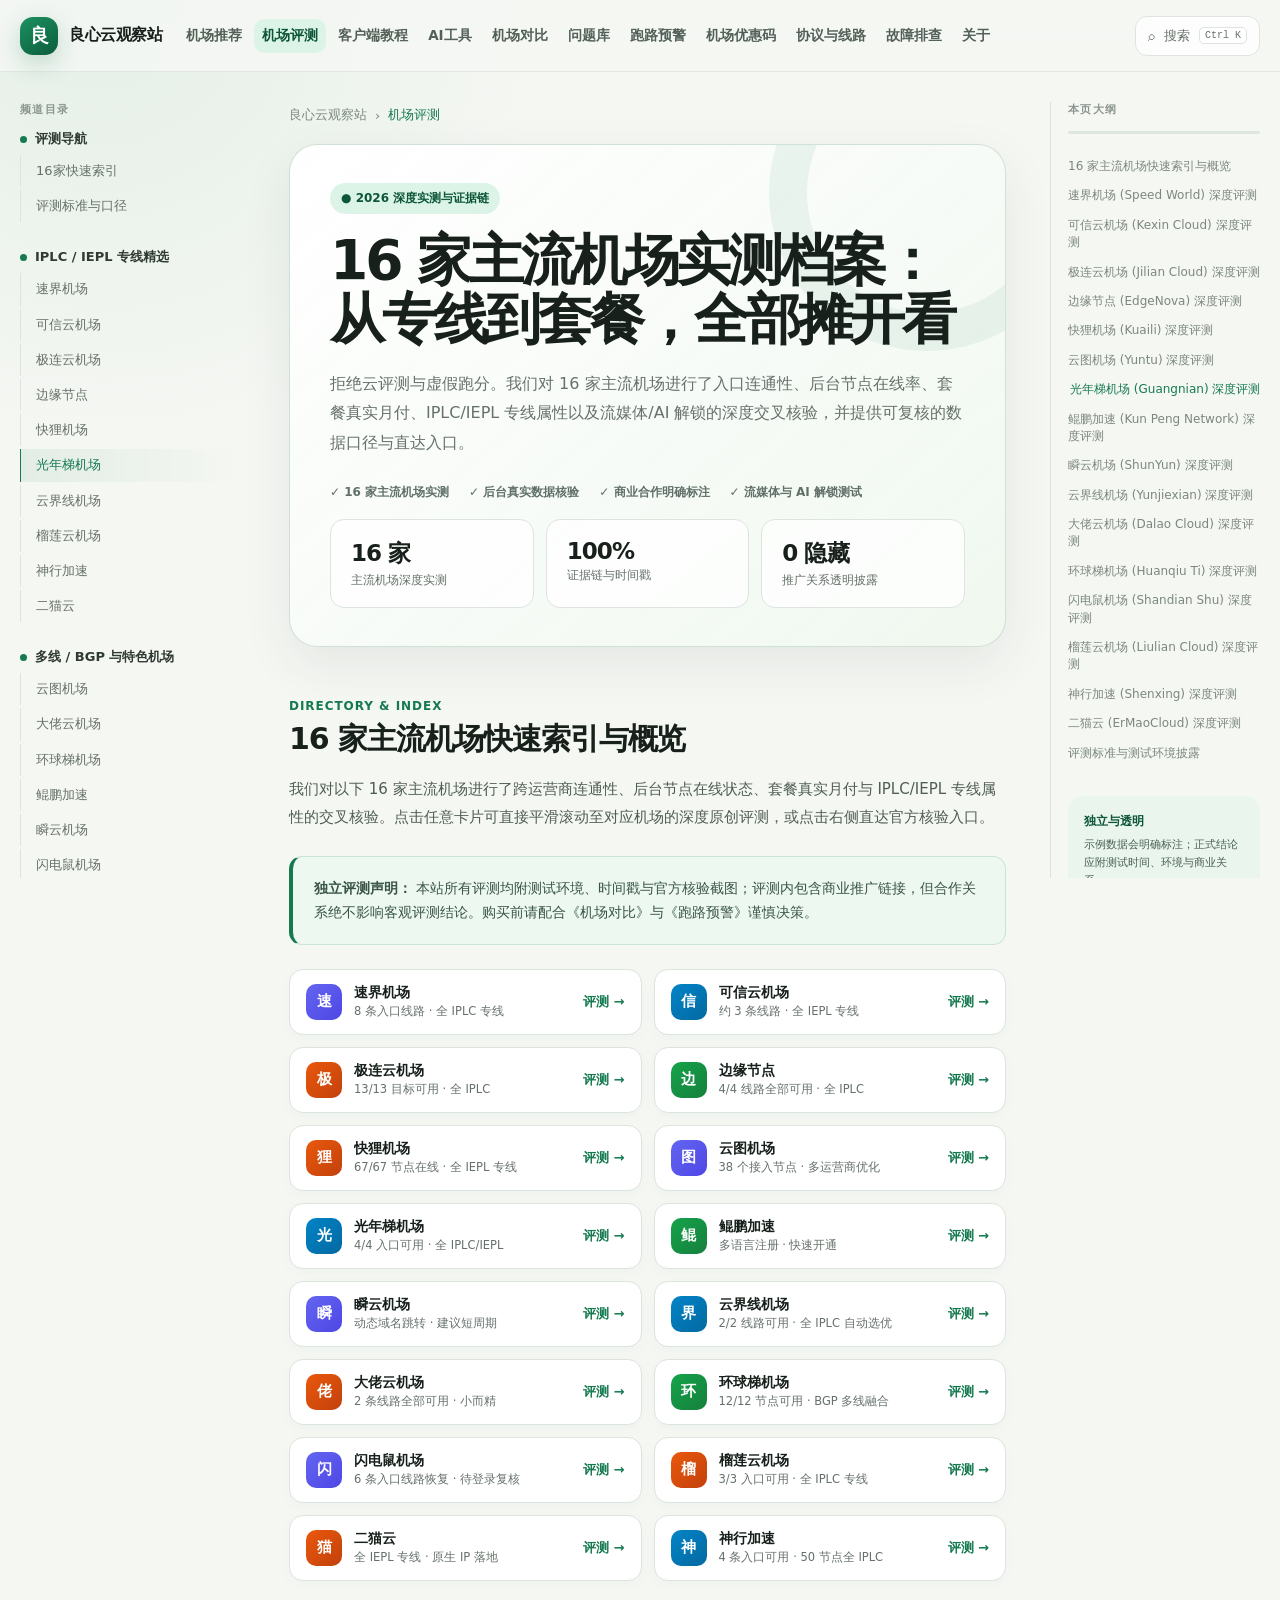
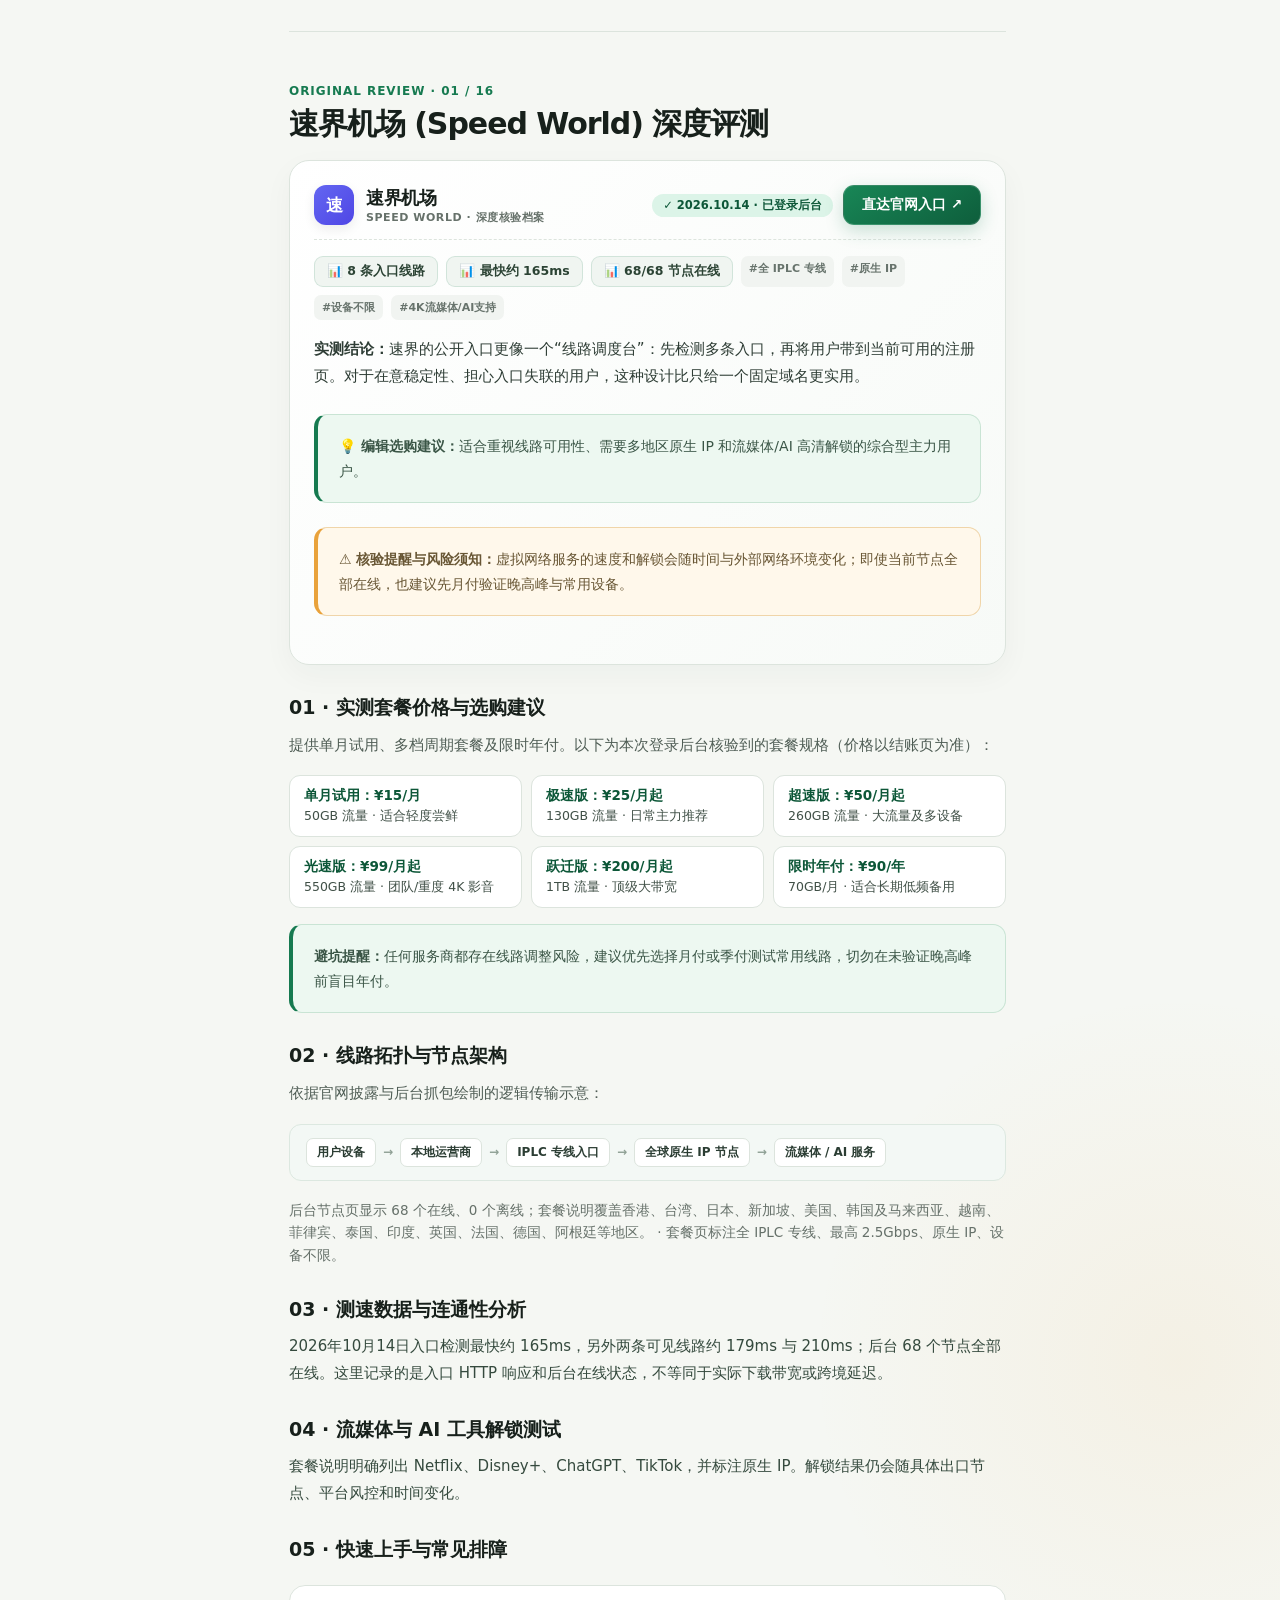
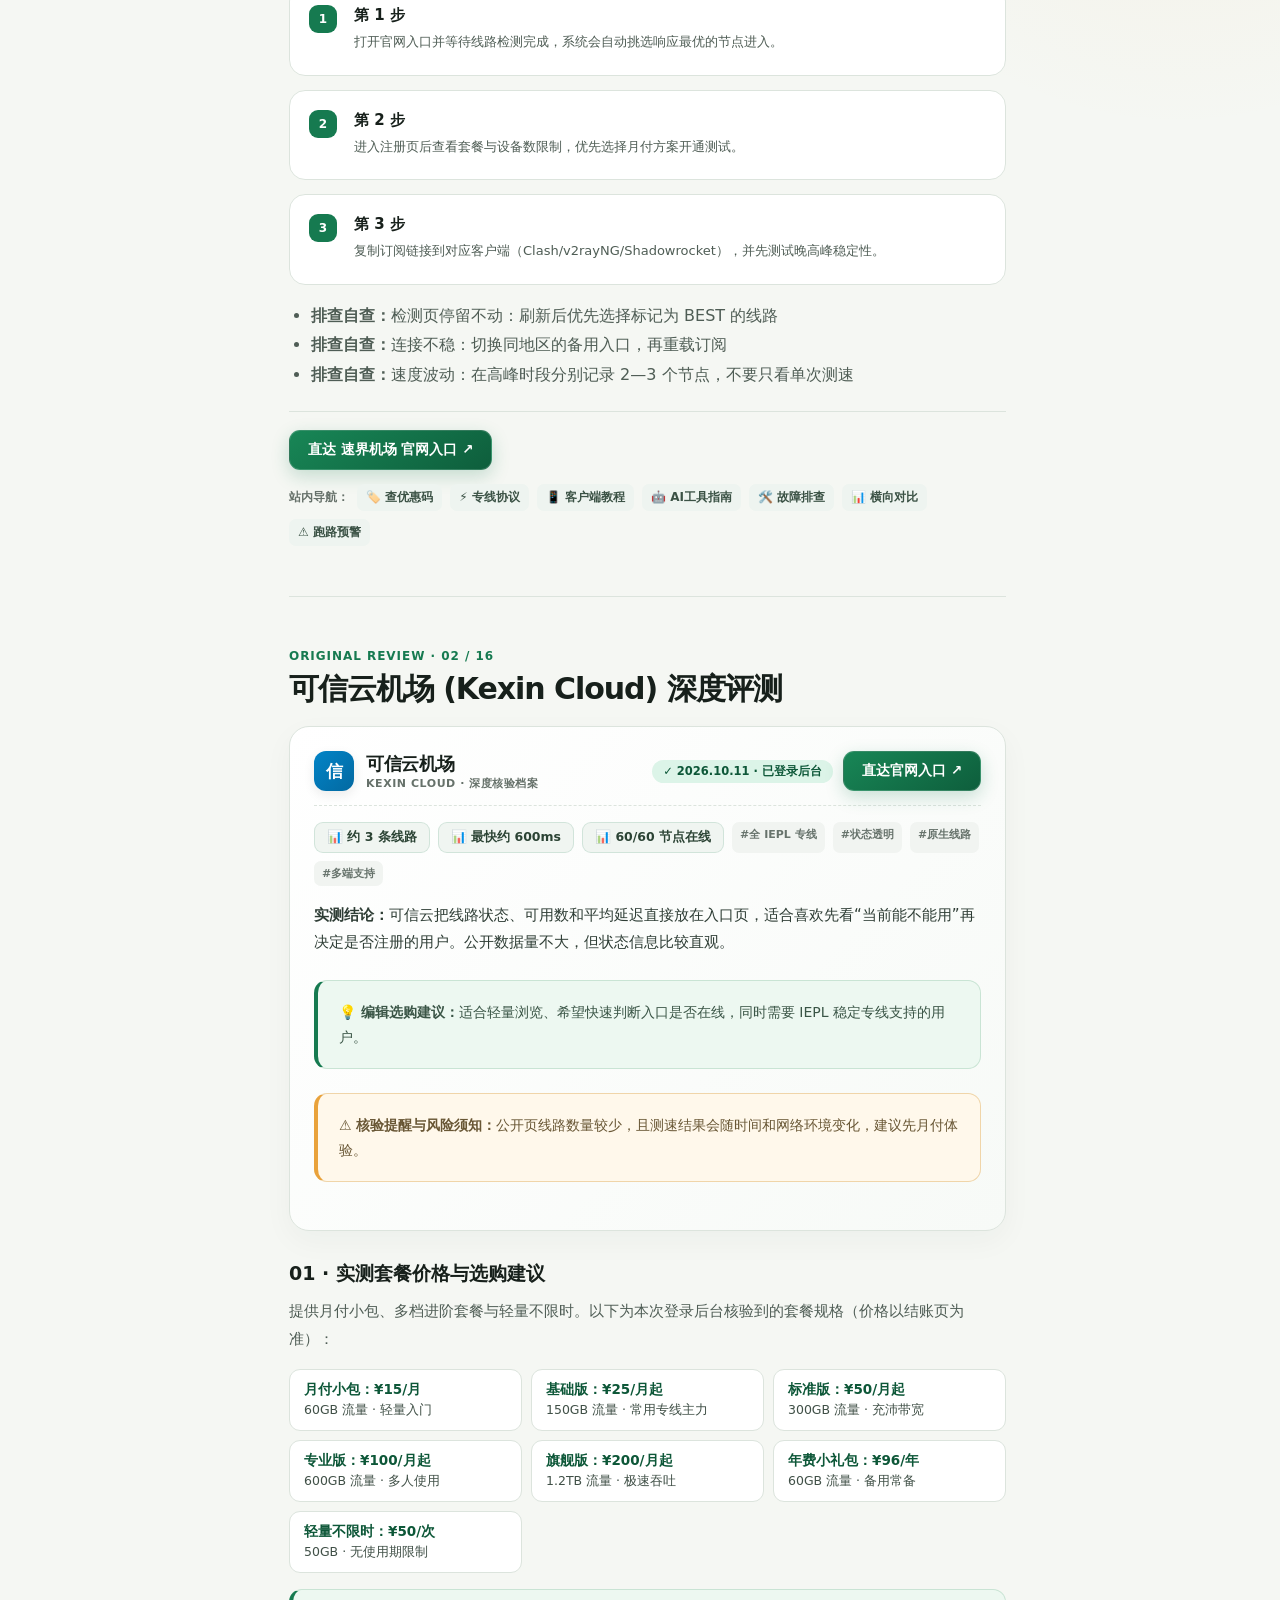
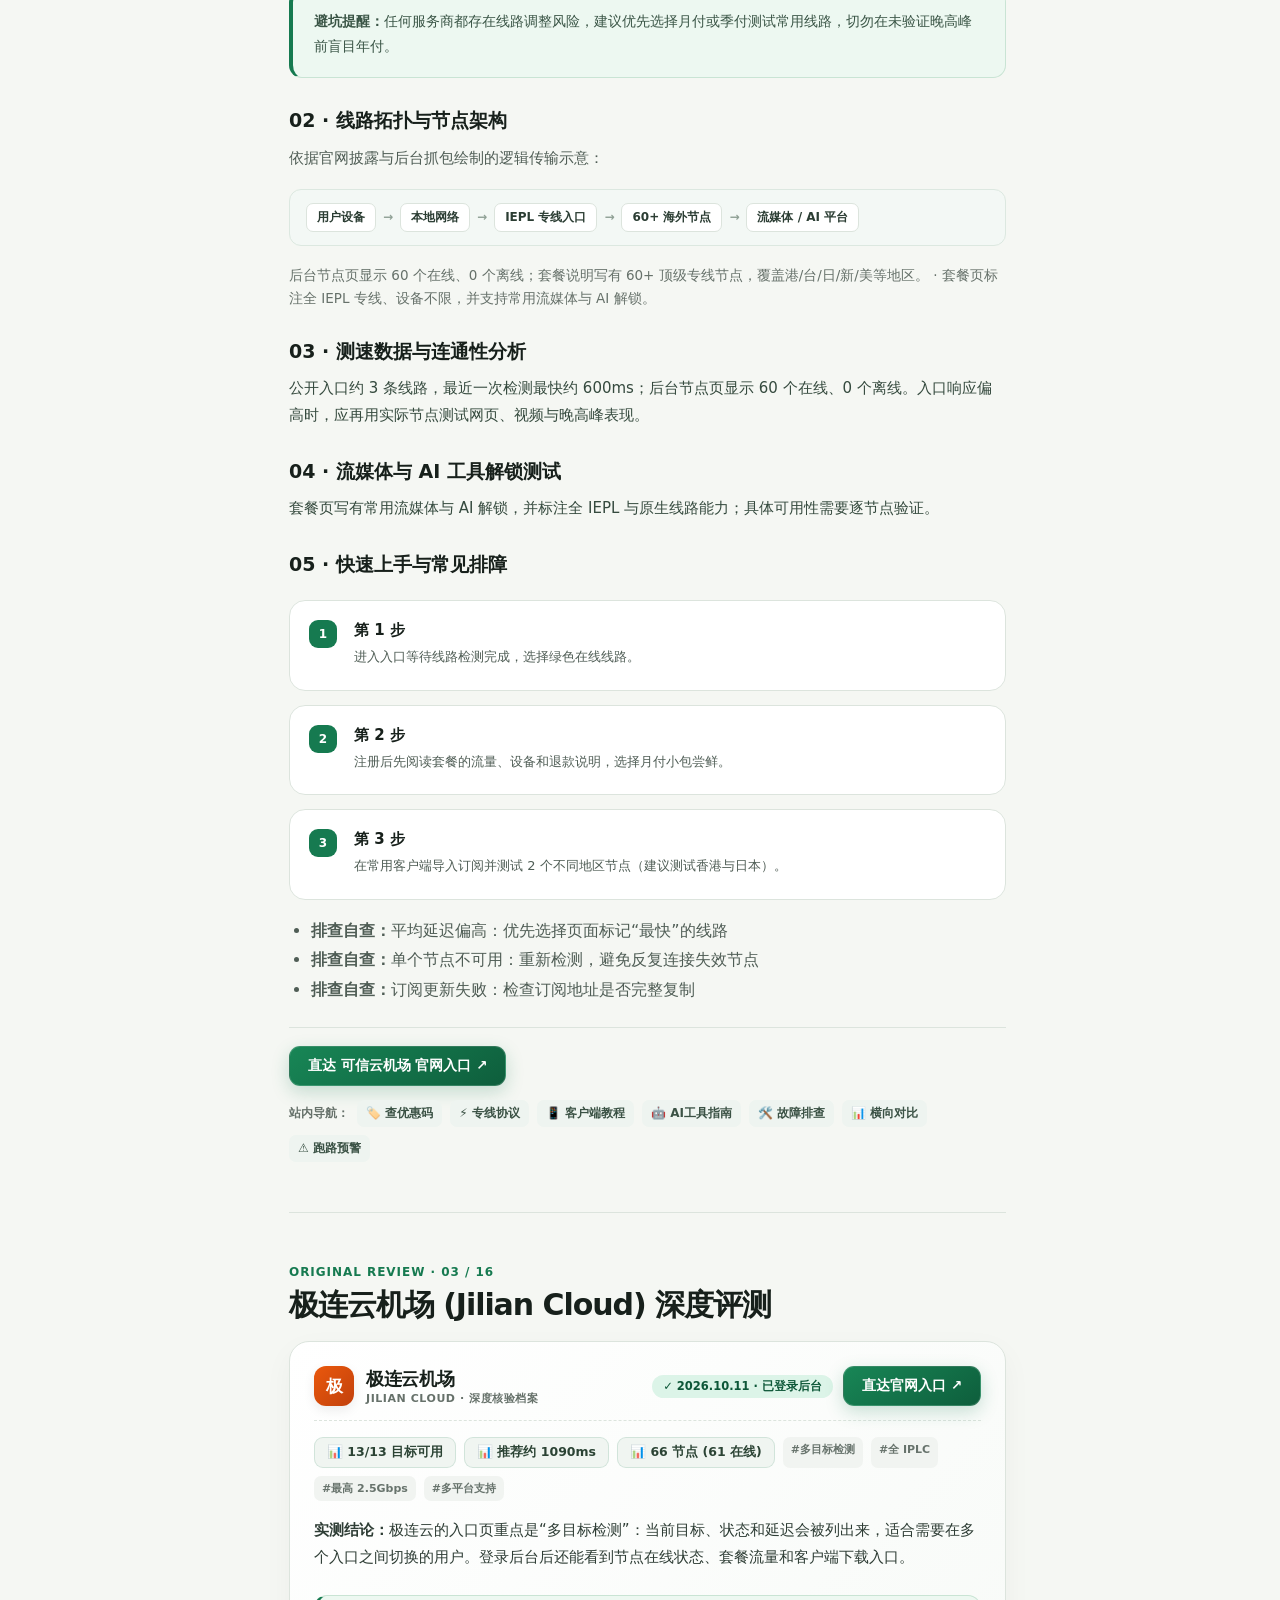
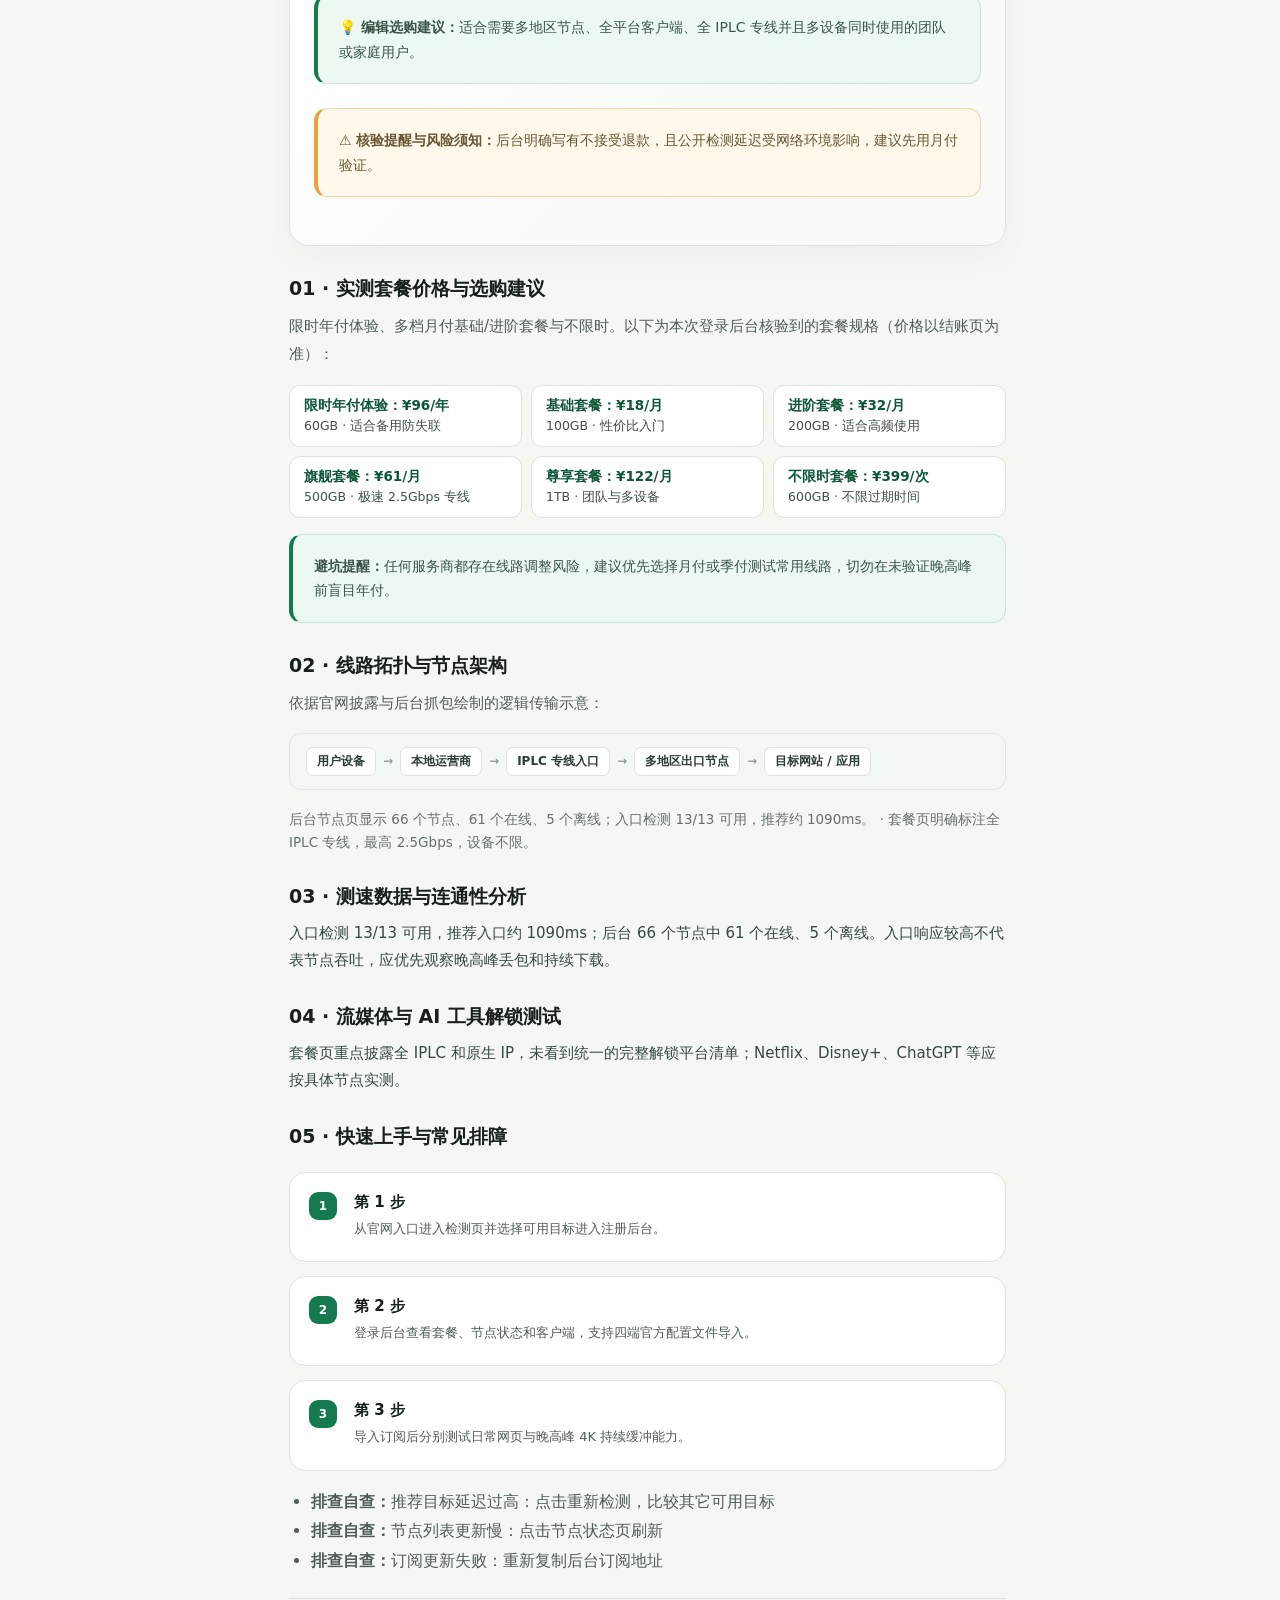
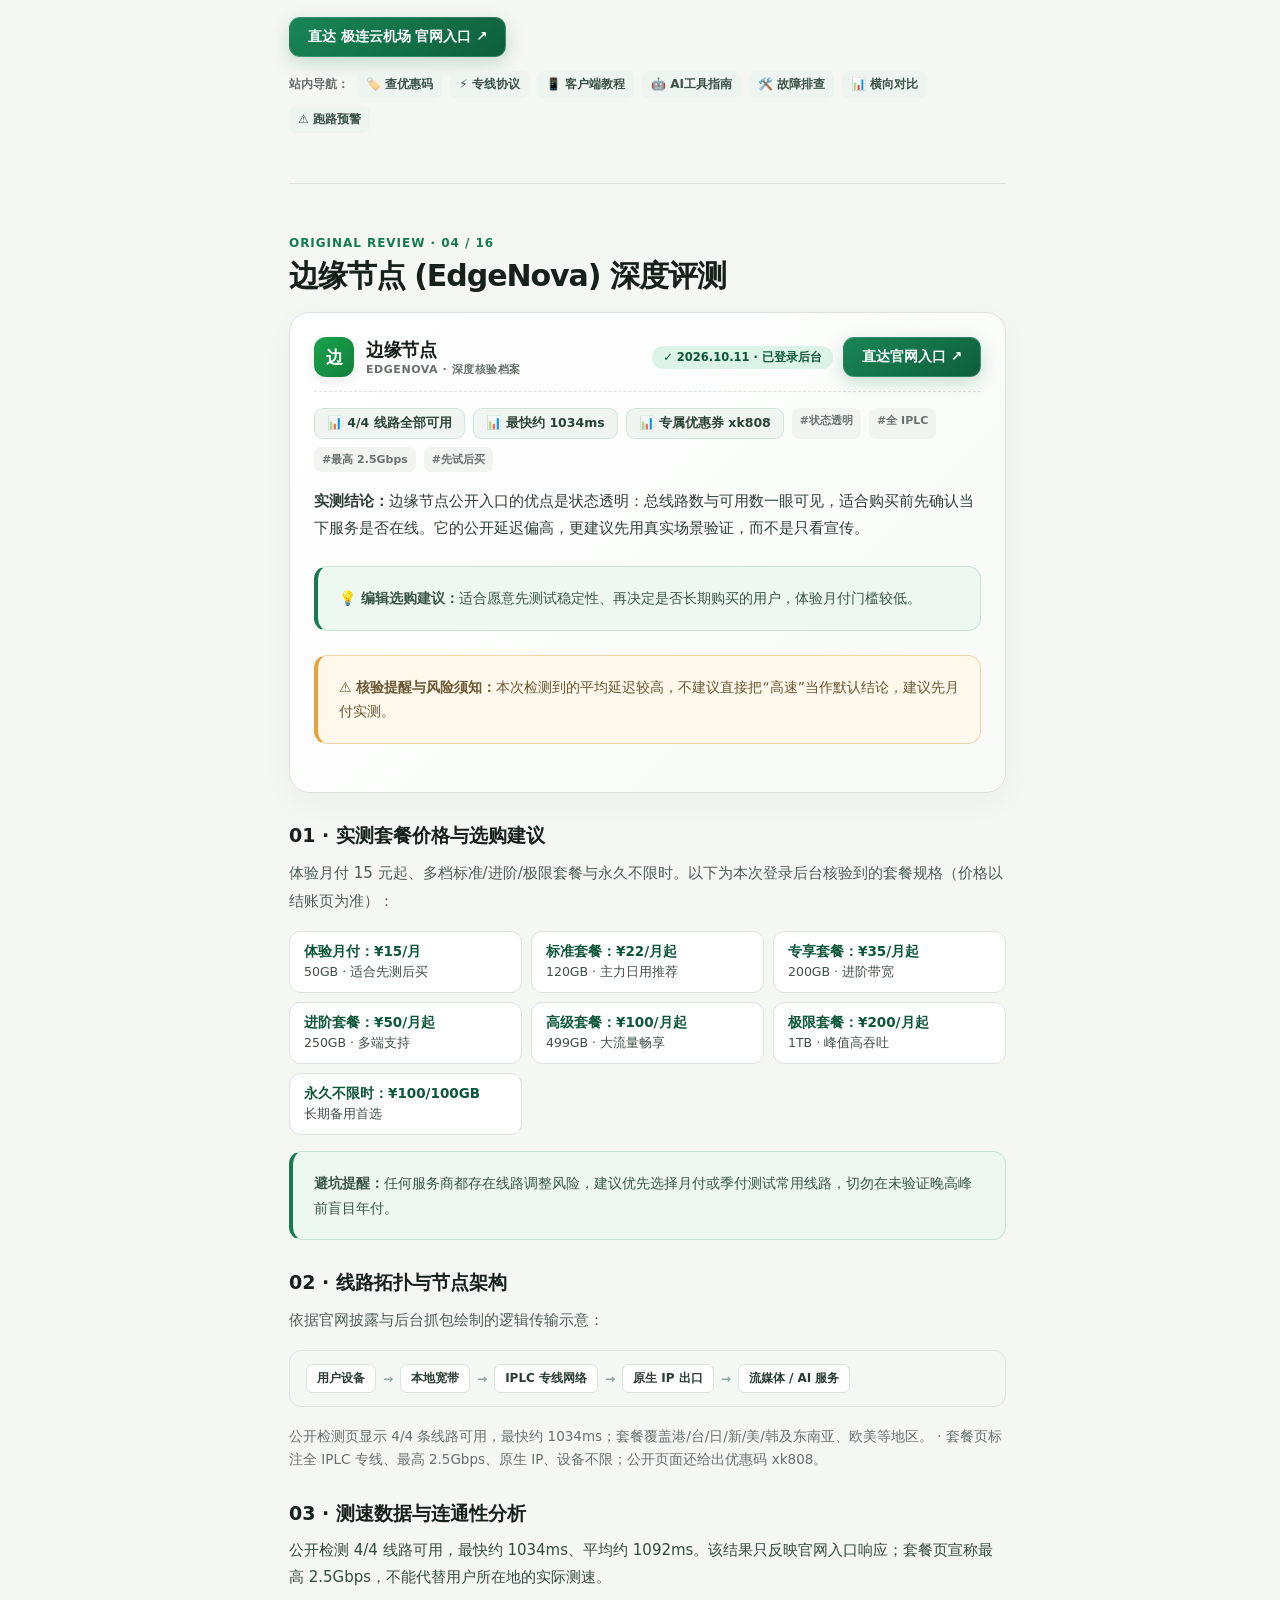
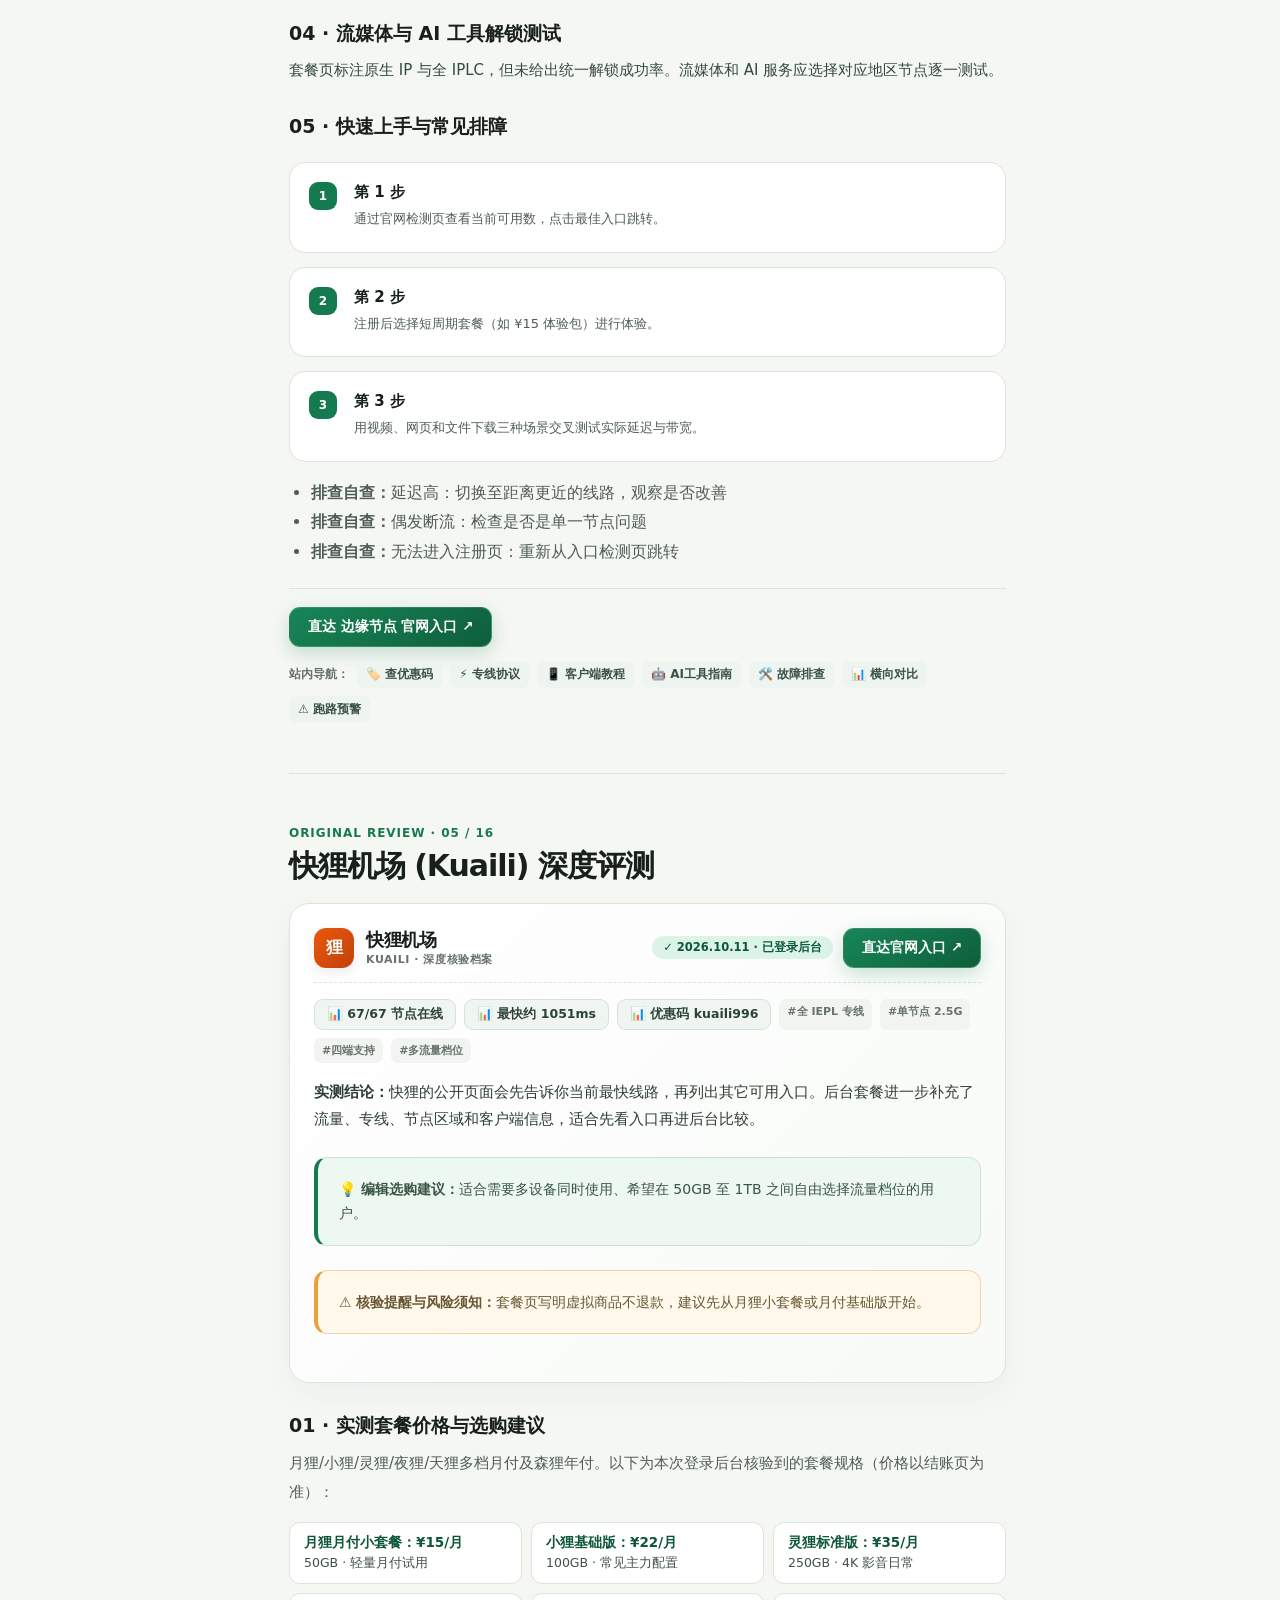
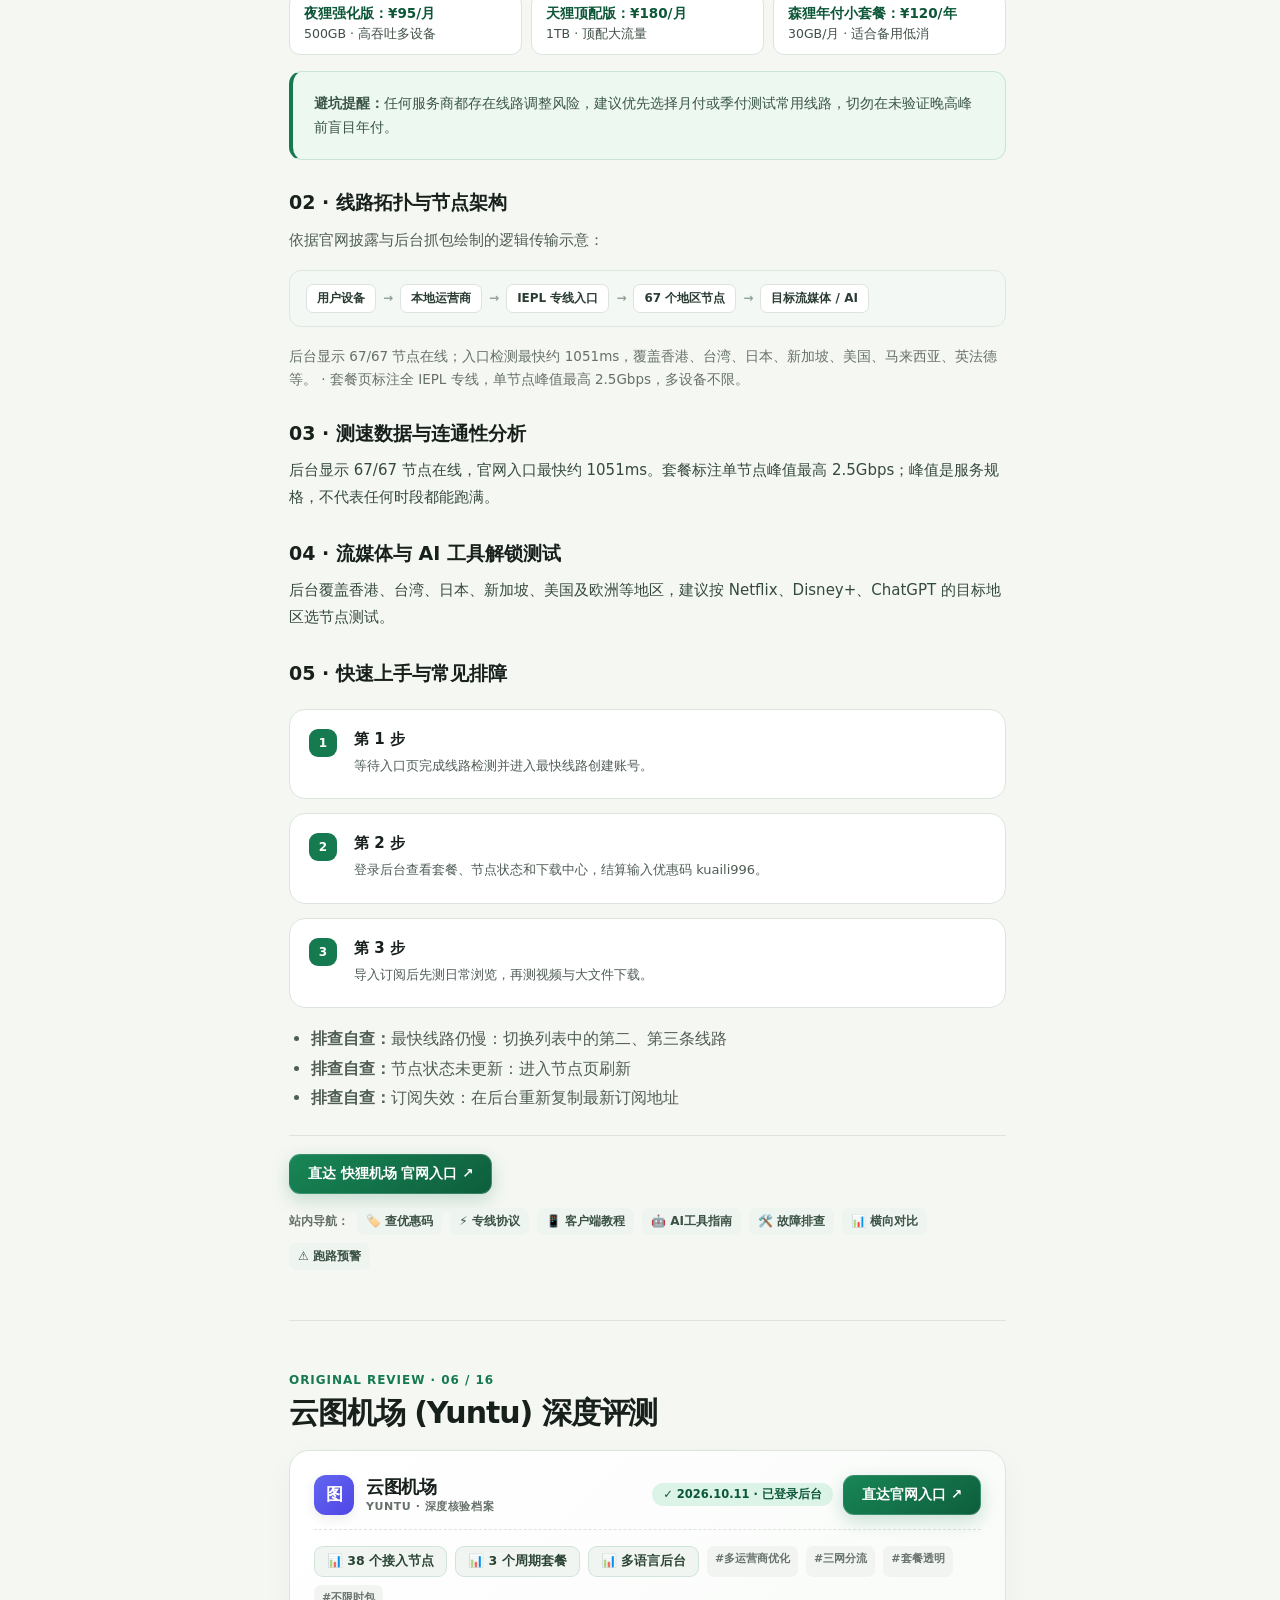
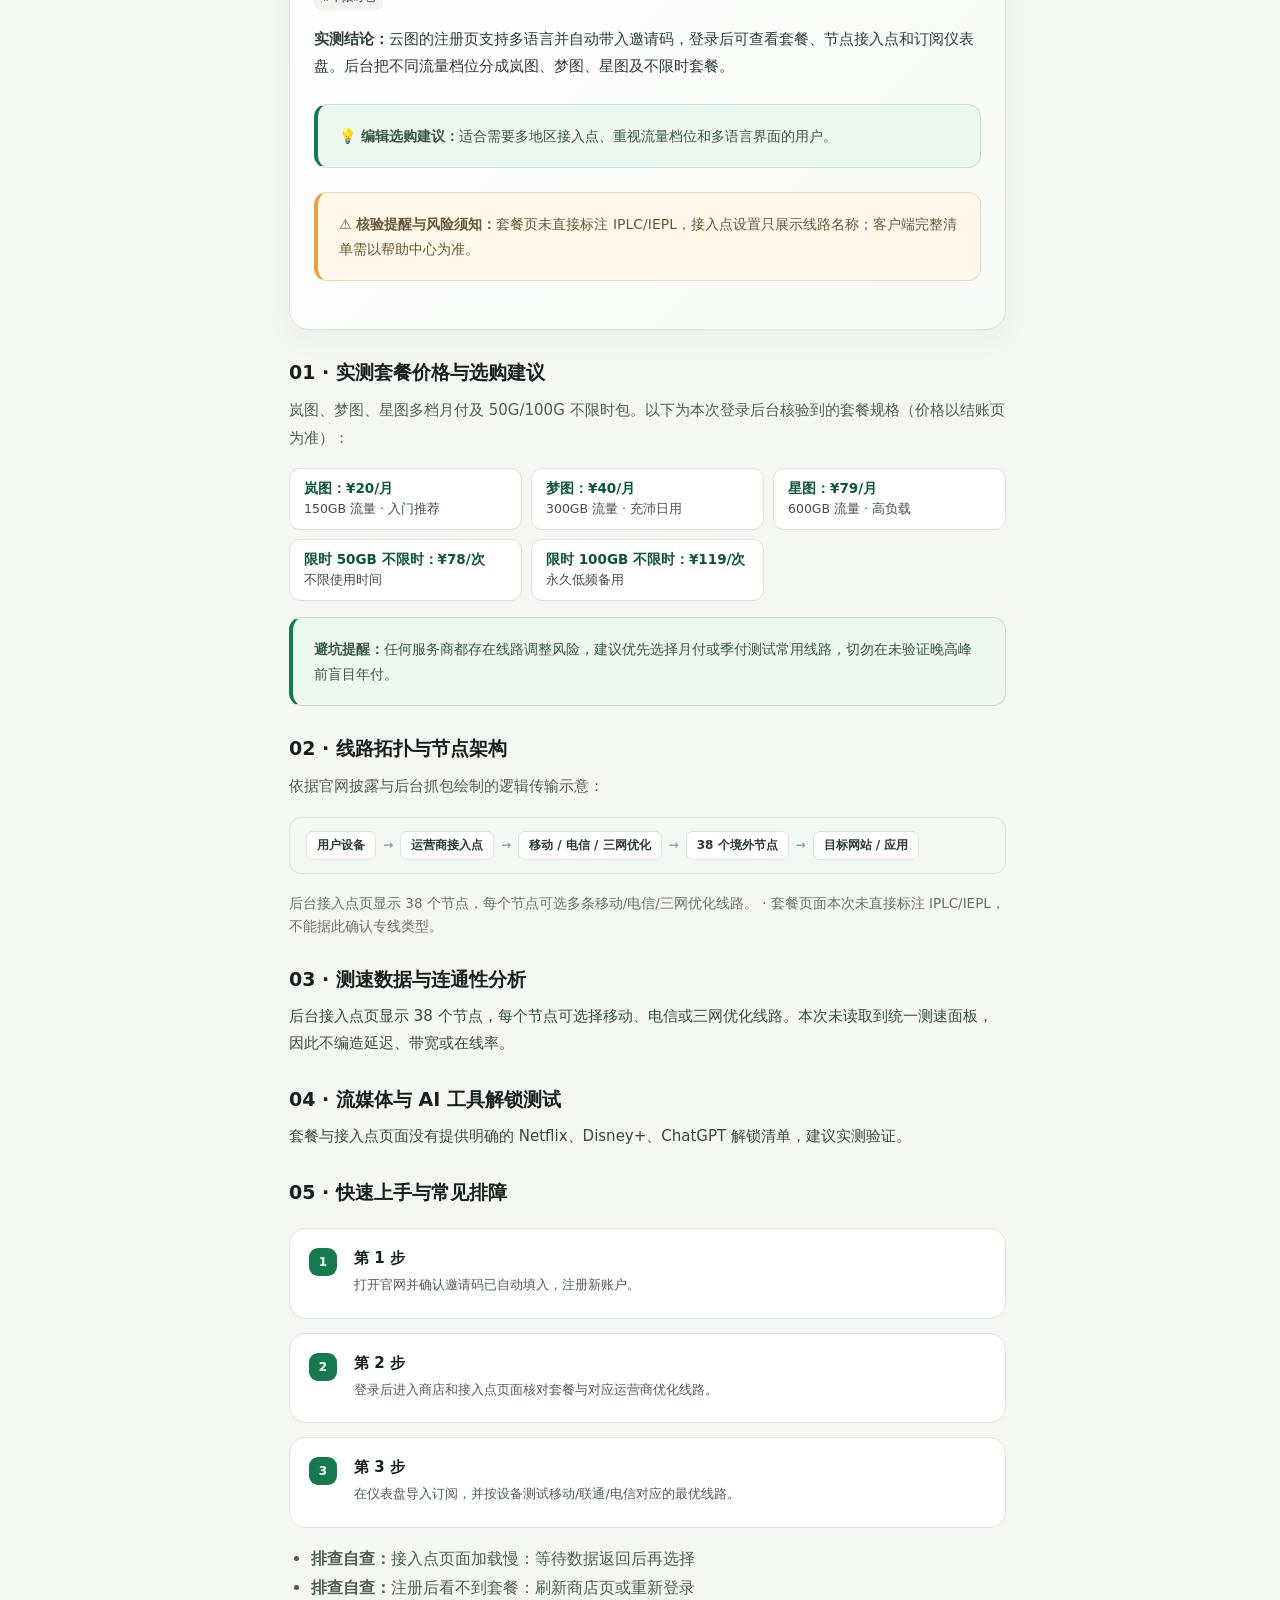
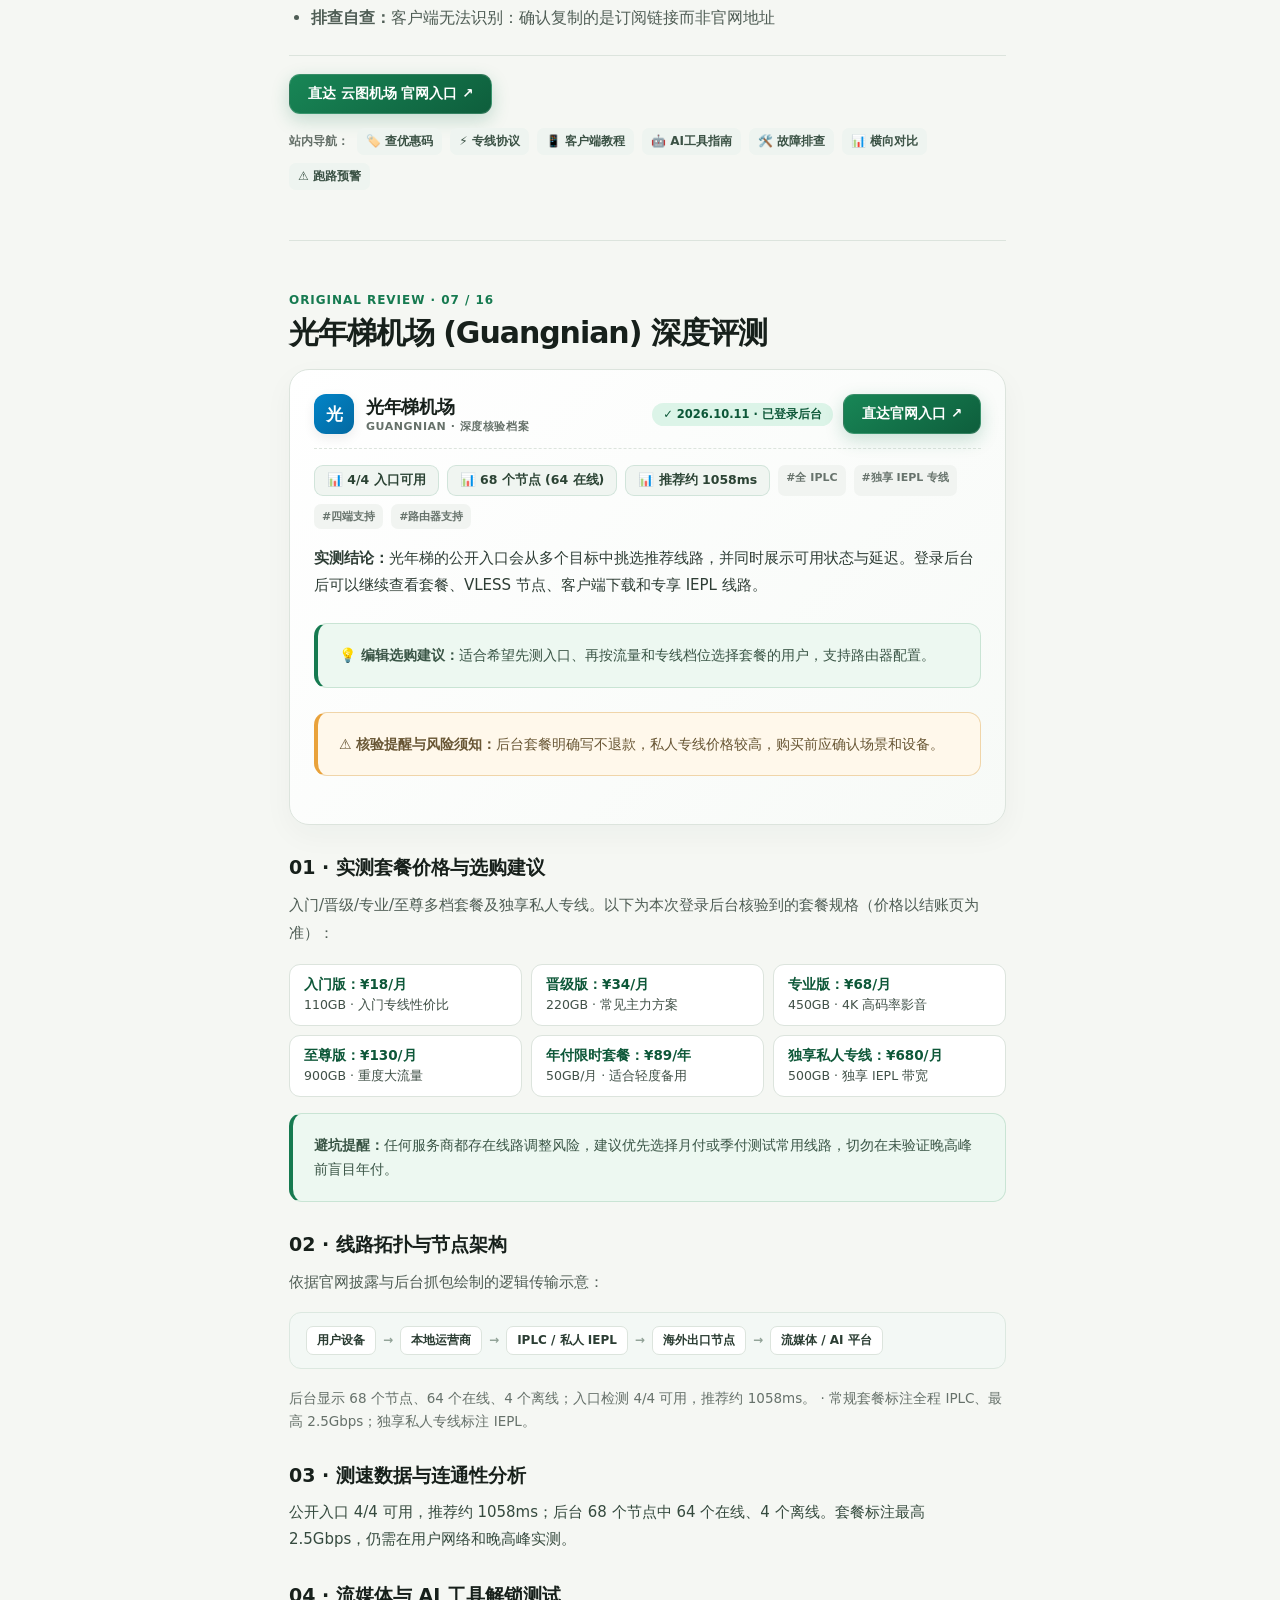
<file: airport.html>
<!doctype html>
<html lang="zh-CN">
<head>
  <meta charset="UTF-8">
  <meta name="viewport" content="width=device-width, initial-scale=1.0">
  <title>机场评测跳转 · 良心云观察站 (lxyjc.com)</title>
  <meta name="robots" content="noindex, follow">
  <link rel="canonical" href="https://lxyjc.com/reviews.html">
  <script>
    (function() {
      const id = new URLSearchParams(location.search).get('id');
      location.replace(id ? `reviews.html#review-${id}` : 'reviews.html');
    })();
  </script>
</head>
<body>
  <p style="font-family:system-ui,sans-serif;padding:30px;color:#555;">正在前往评测档案...</p>
</body>
</html>
</file>
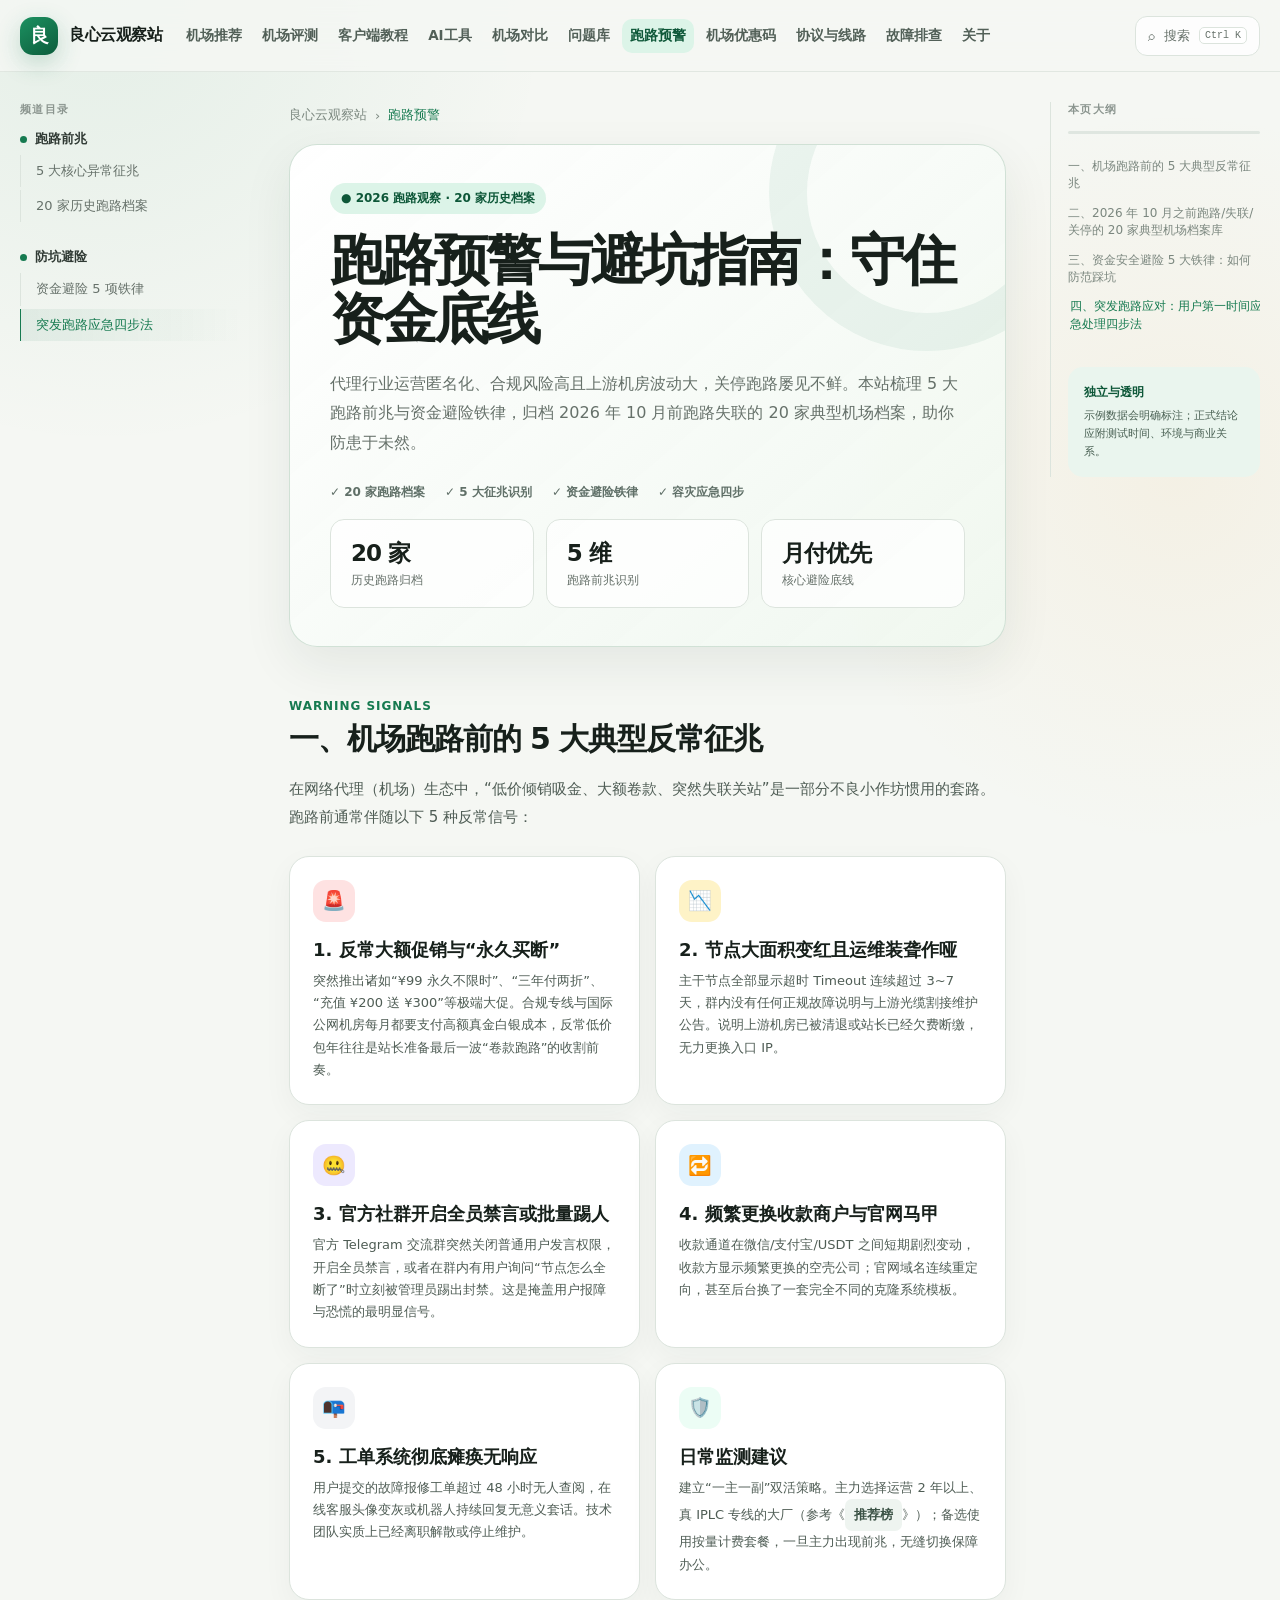
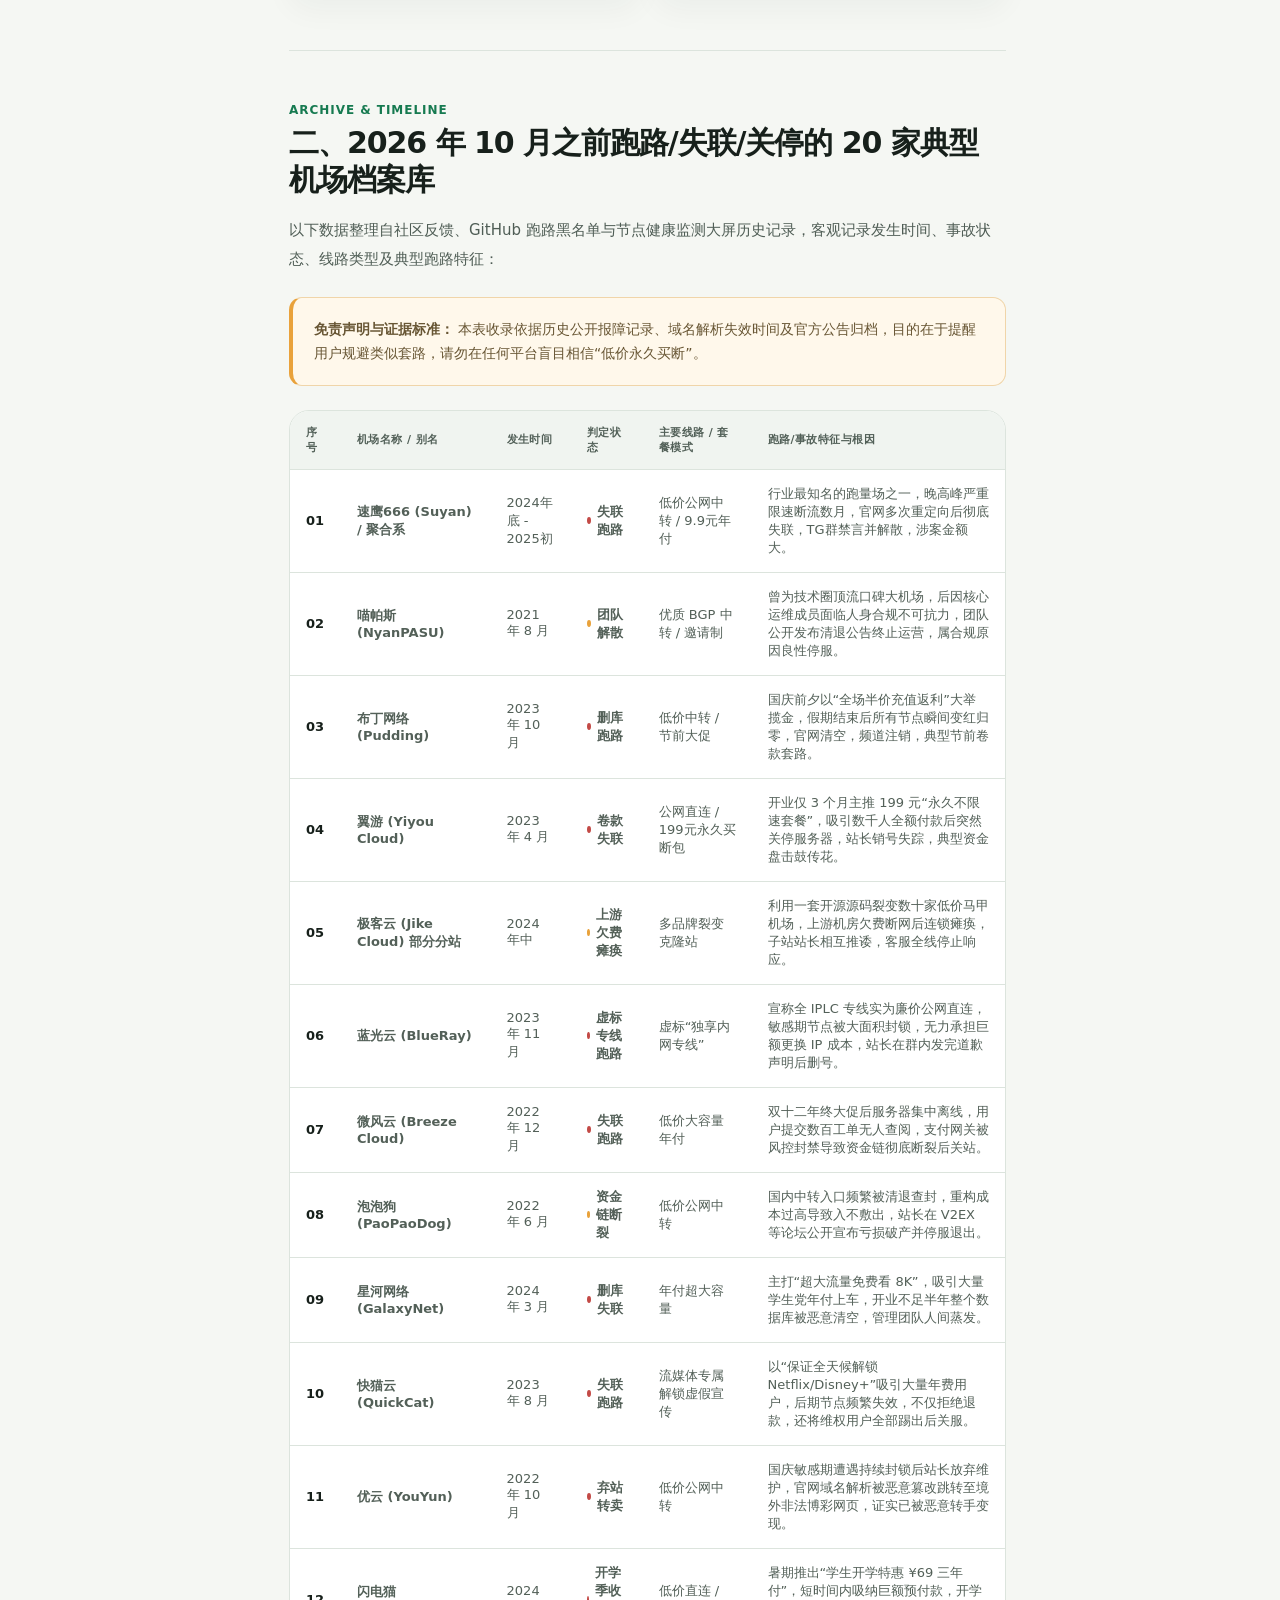
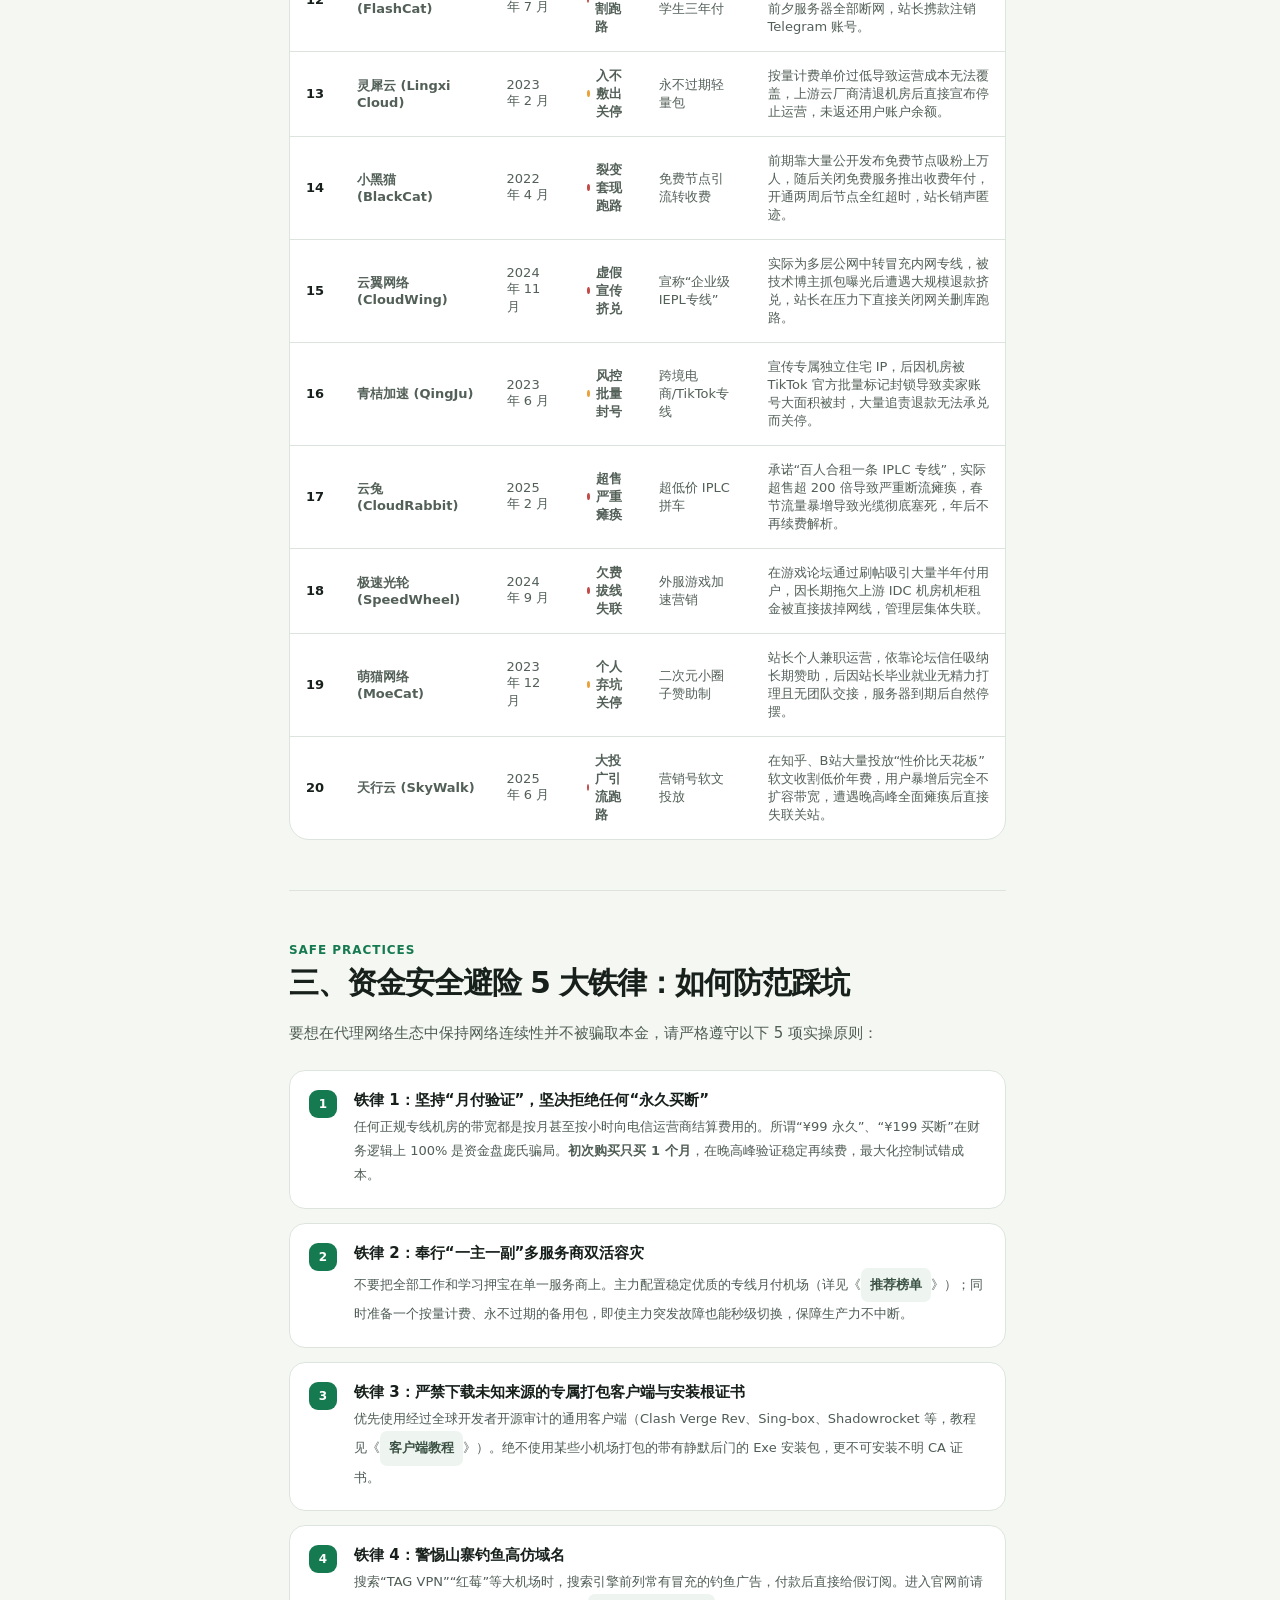
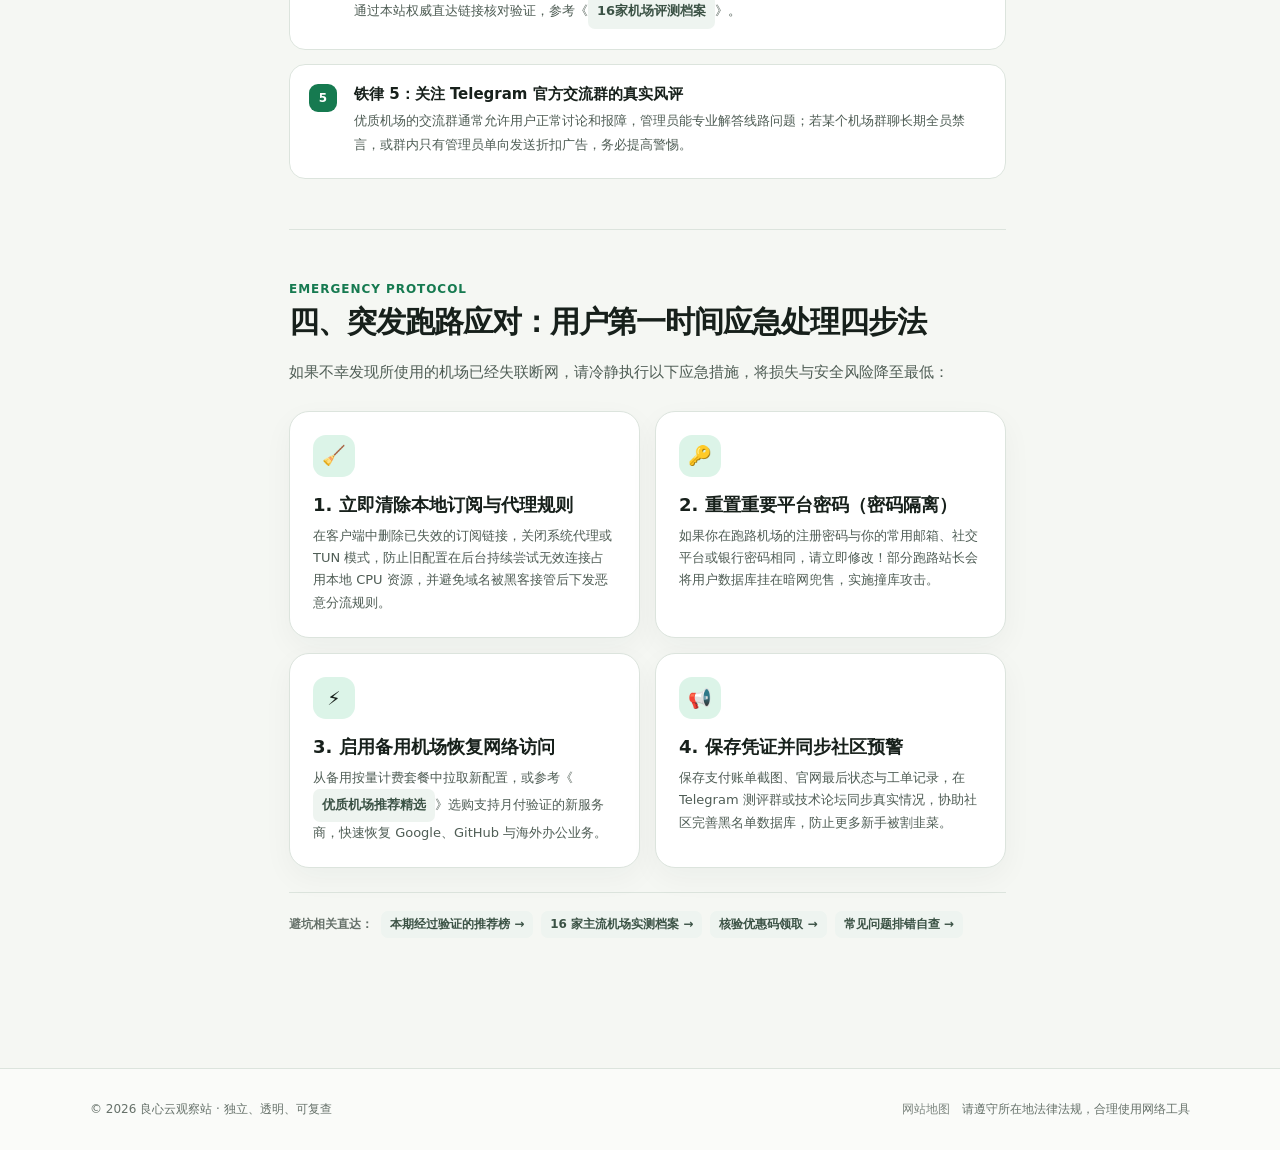
<file: alerts.html>
<!doctype html>
<html lang="zh-CN">
<head>
  <meta charset="UTF-8">
  <meta name="viewport" content="width=device-width, initial-scale=1.0">
  <title>跑路风险预警 · 20 家历史跑路失联机场黑名单档案 · 良心云观察站 (lxyjc.com)</title>
  <meta name="description" content="良心云观察站 (lxyjc.com) 归档 2021~2026 年跑路失联的 20 家典型机场档案。总结 5 大跑路前兆反常信号（大促、全员禁言、节点全红）与资金避险 5 项铁律，提供跑路突发应急恢复四步法。">
  <meta name="keywords" content="机场跑路, 跑路预警, 跑路黑名单, 机场避坑, 机场失联, 防跑路指南, lxyjc.com">
  <meta name="theme-color" content="#f5f7f3">
  <meta name="robots" content="index, follow, max-snippet:-1, max-image-preview:large, max-video-preview:-1">

  <!-- Canonical & Alternate Links -->
  <link rel="canonical" href="https://lxyjc.com/alerts.html">
  <link rel="alternate" hreflang="zh-CN" href="https://lxyjc.com/alerts.html">
  <link rel="alternate" hreflang="x-default" href="https://lxyjc.com/alerts.html">

  <!-- GEO & Regional Metadata -->
  <meta name="geo.region" content="CN">
  <meta name="geo.placename" content="China">
  <meta name="geo.position" content="35.86166;104.195397">
  <meta name="ICBM" content="35.86166, 104.195397">

  <!-- Open Graph -->
  <meta property="og:site_name" content="良心云观察站">
  <meta property="og:type" content="article">
  <meta property="og:url" content="https://lxyjc.com/alerts.html">
  <meta property="og:title" content="跑路风险预警 · 20 家历史跑路失联机场黑名单档案 · 良心云观察站">
  <meta property="og:description" content="20 家典型跑路机场归档、5 大异常征兆与资金避险铁律。">
  <meta property="og:locale" content="zh_CN">

  <!-- Twitter Card -->
  <meta name="twitter:card" content="summary_large_image">
  <meta name="twitter:title" content="跑路风险预警 · 20 家历史跑路失联机场黑名单档案 · 良心云观察站">
  <meta name="twitter:description" content="20 家典型跑路机场归档、5 大异常征兆与资金避险铁律。">

  <!-- Schema.org Structured Data (GEO) -->
  <script type="application/ld+json">
  {
    "@context": "https://schema.org",
    "@type": "TechArticle",
    "headline": "网络代理行业跑路风险预警与资金避险指南",
    "url": "https://lxyjc.com/alerts.html",
    "description": "归档分析 20 家跑路失联机场的特征，提供 5 大异常征兆识别方法与资金避险铁律。",
    "publisher": {
      "@type": "Organization",
      "name": "良心云观察站",
      "url": "https://lxyjc.com/"
    }
  }
  </script>

  <link rel="stylesheet" href="assets/styles.css">
</head>
<body data-page="alerts">
  <header class="site-header">
    <div class="header-inner">
      <a class="brand" href="index.html" aria-label="返回首页"><span class="brand-mark">良</span><span class="brand-text">良心云观察站<small>Honest Cloud Index</small></span></a>
      <nav class="main-nav" id="main-nav" aria-label="主导航"></nav>
      <div class="header-actions">
        <button class="icon-button search-button" id="search-button" aria-label="搜索"><span>⌕</span><span>搜索</span><kbd>Ctrl K</kbd></button>
        <button class="menu-button" id="menu-button" aria-label="打开菜单">☰</button>
      </div>
    </div>
  </header>
  <div class="mobile-overlay" id="mobile-overlay"></div>
  <div class="page-shell">
    <aside class="left-sidebar" id="left-sidebar"></aside>
    <main class="main-content" id="main-content"></main>
    <aside class="right-sidebar"><div class="outline" id="outline"></div></aside>
  </div>
  <footer class="site-footer"><div class="footer-inner"><span>© <span id="year"></span> 良心云观察站 · 独立、透明、可复查</span><span>请遵守所在地法律法规，合理使用网络工具</span></div></footer>
  <div class="search-modal" id="search-modal" role="dialog" aria-modal="true" aria-label="搜索栏目"><div class="search-panel"><div class="search-field"><span>⌕</span><input id="search-input" type="search" placeholder="搜索栏目或主题…" autocomplete="off"></div><div class="search-results" id="search-results"></div></div></div>
  <script src="assets/content.js"></script>
  <script src="assets/app.js"></script>
</body>
</html>
</file>
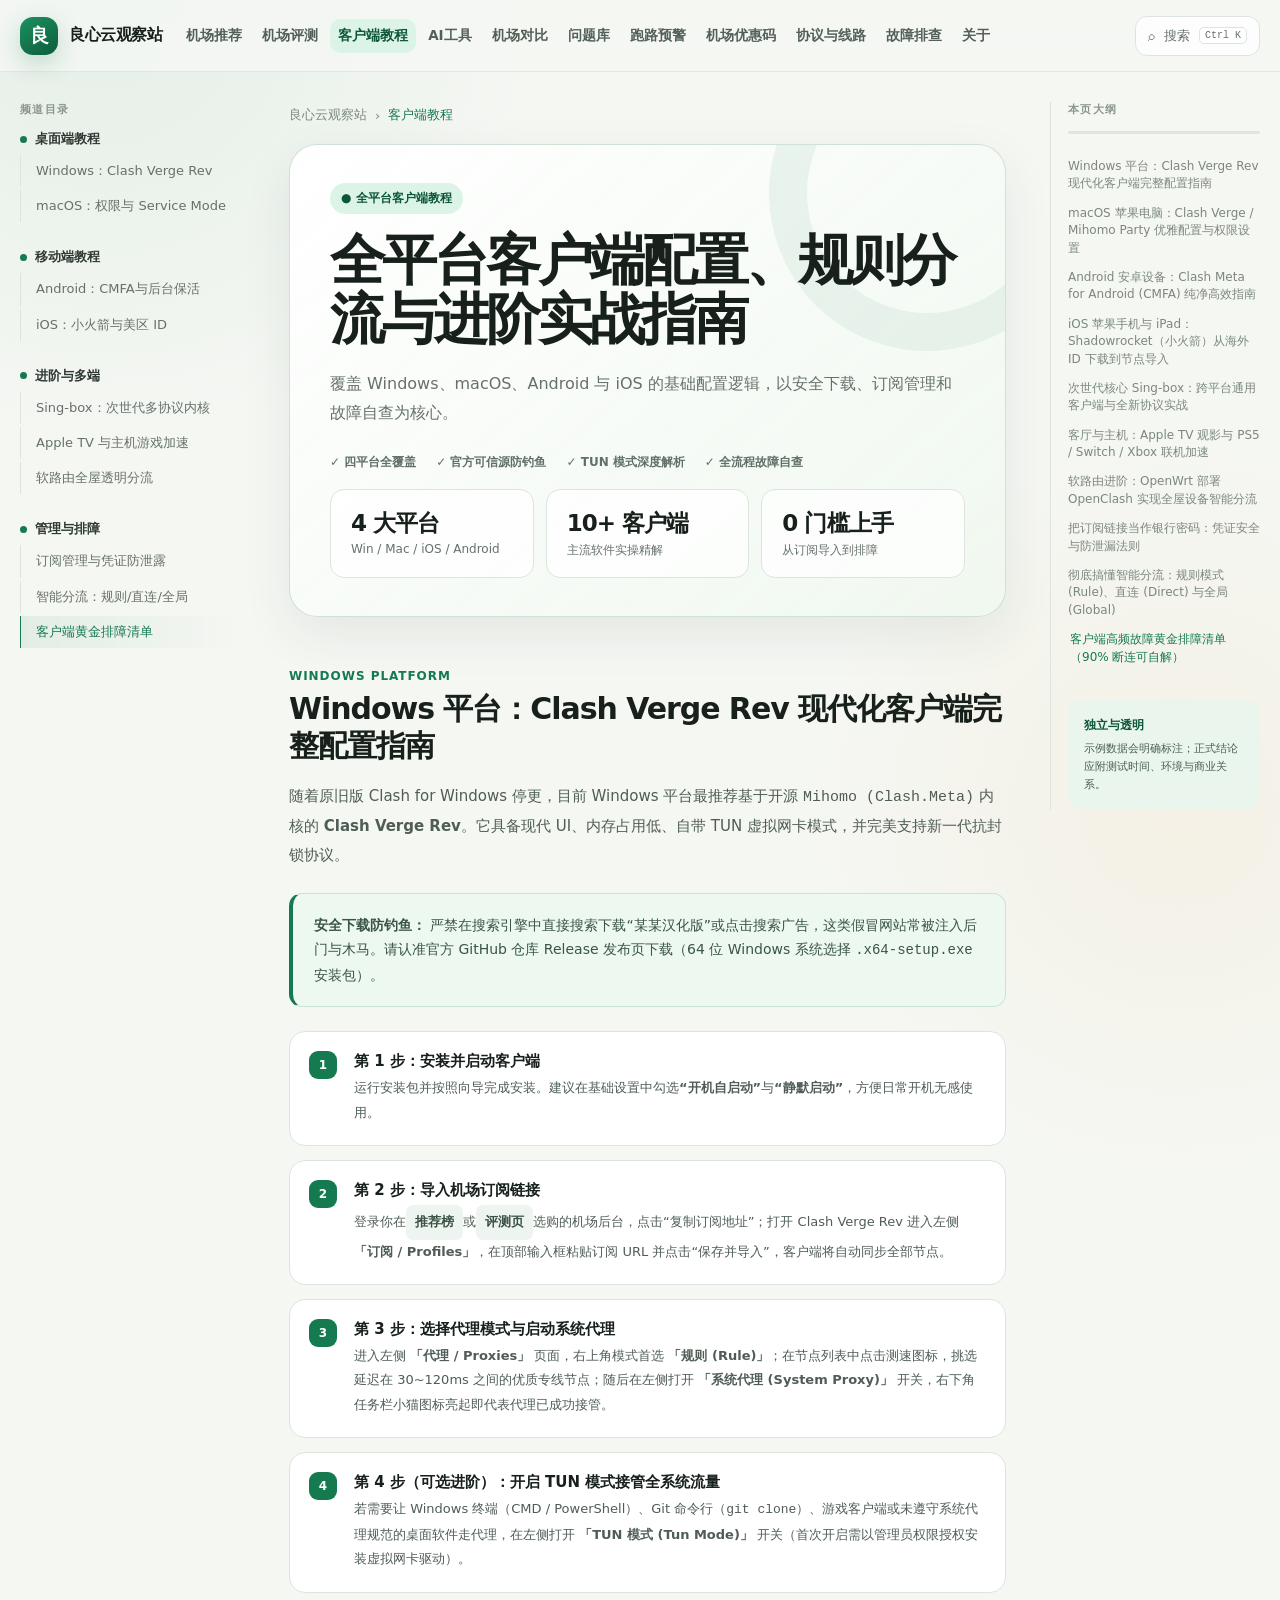
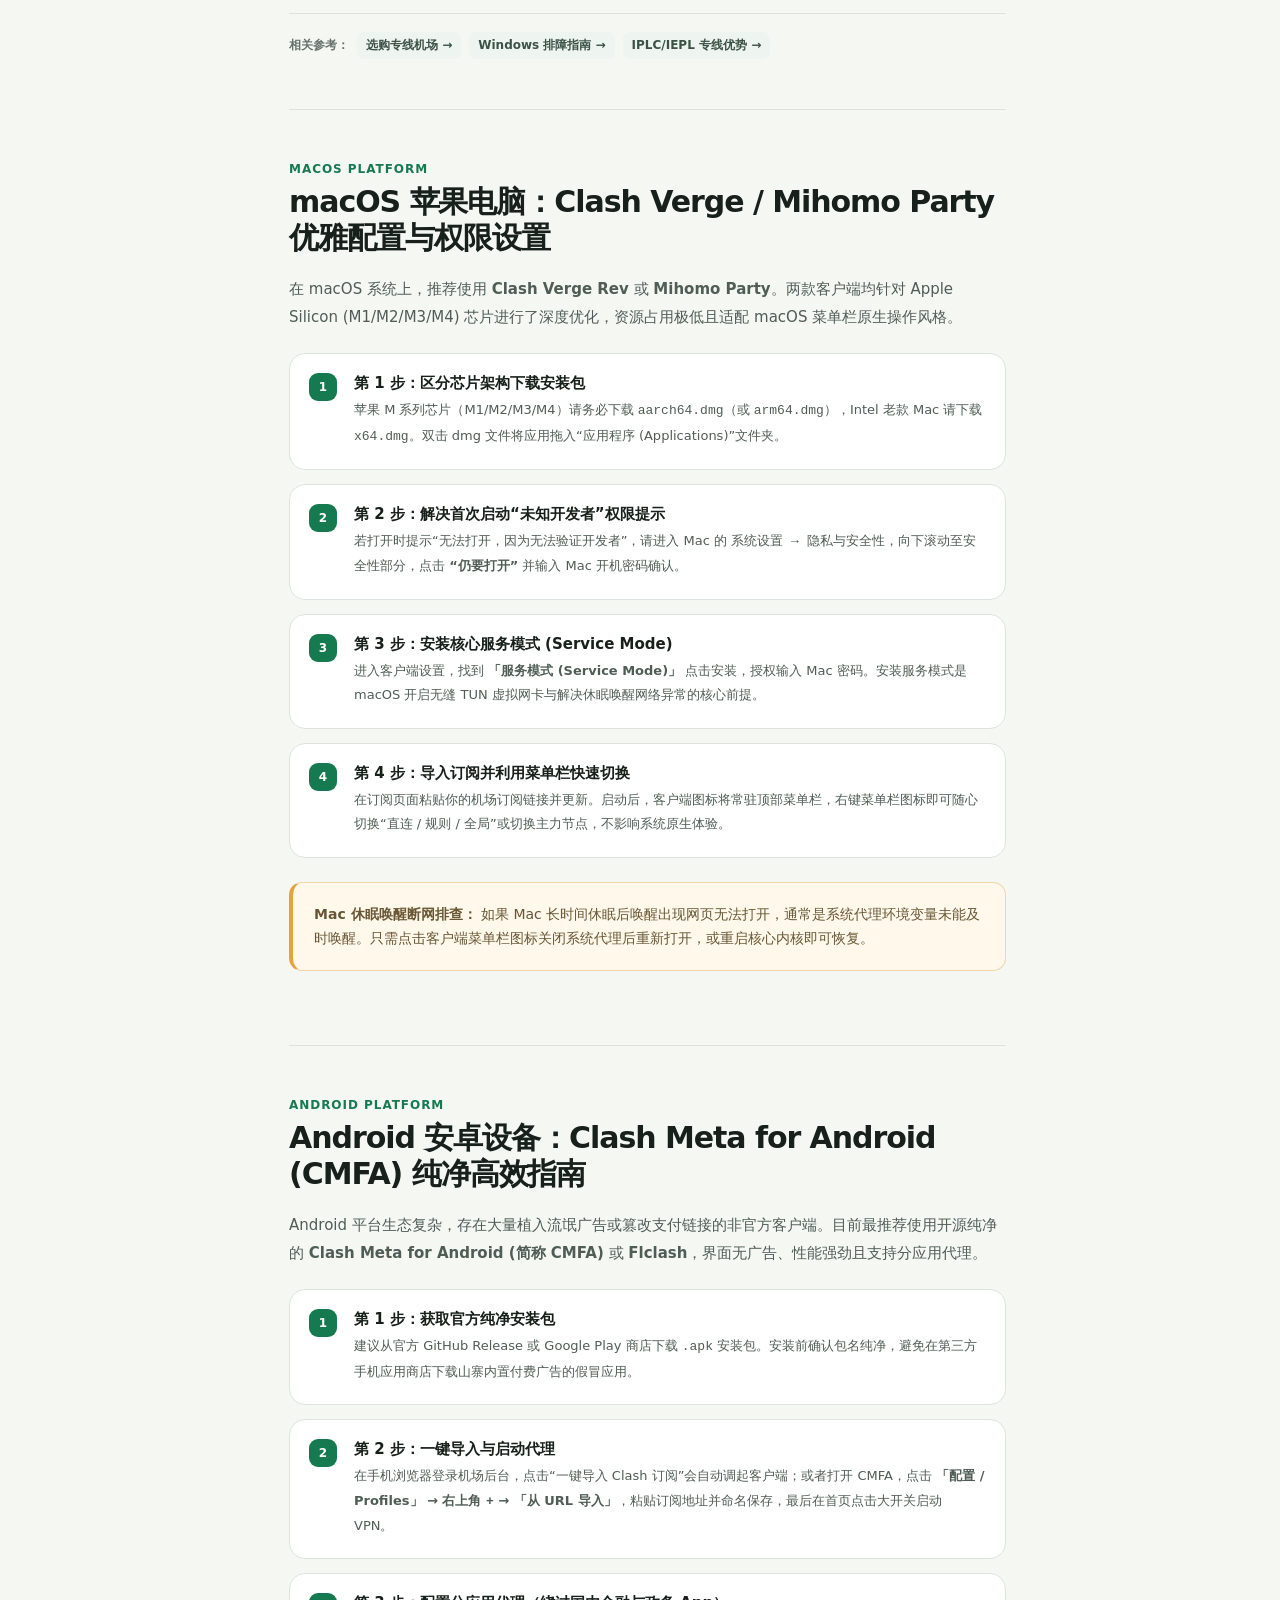
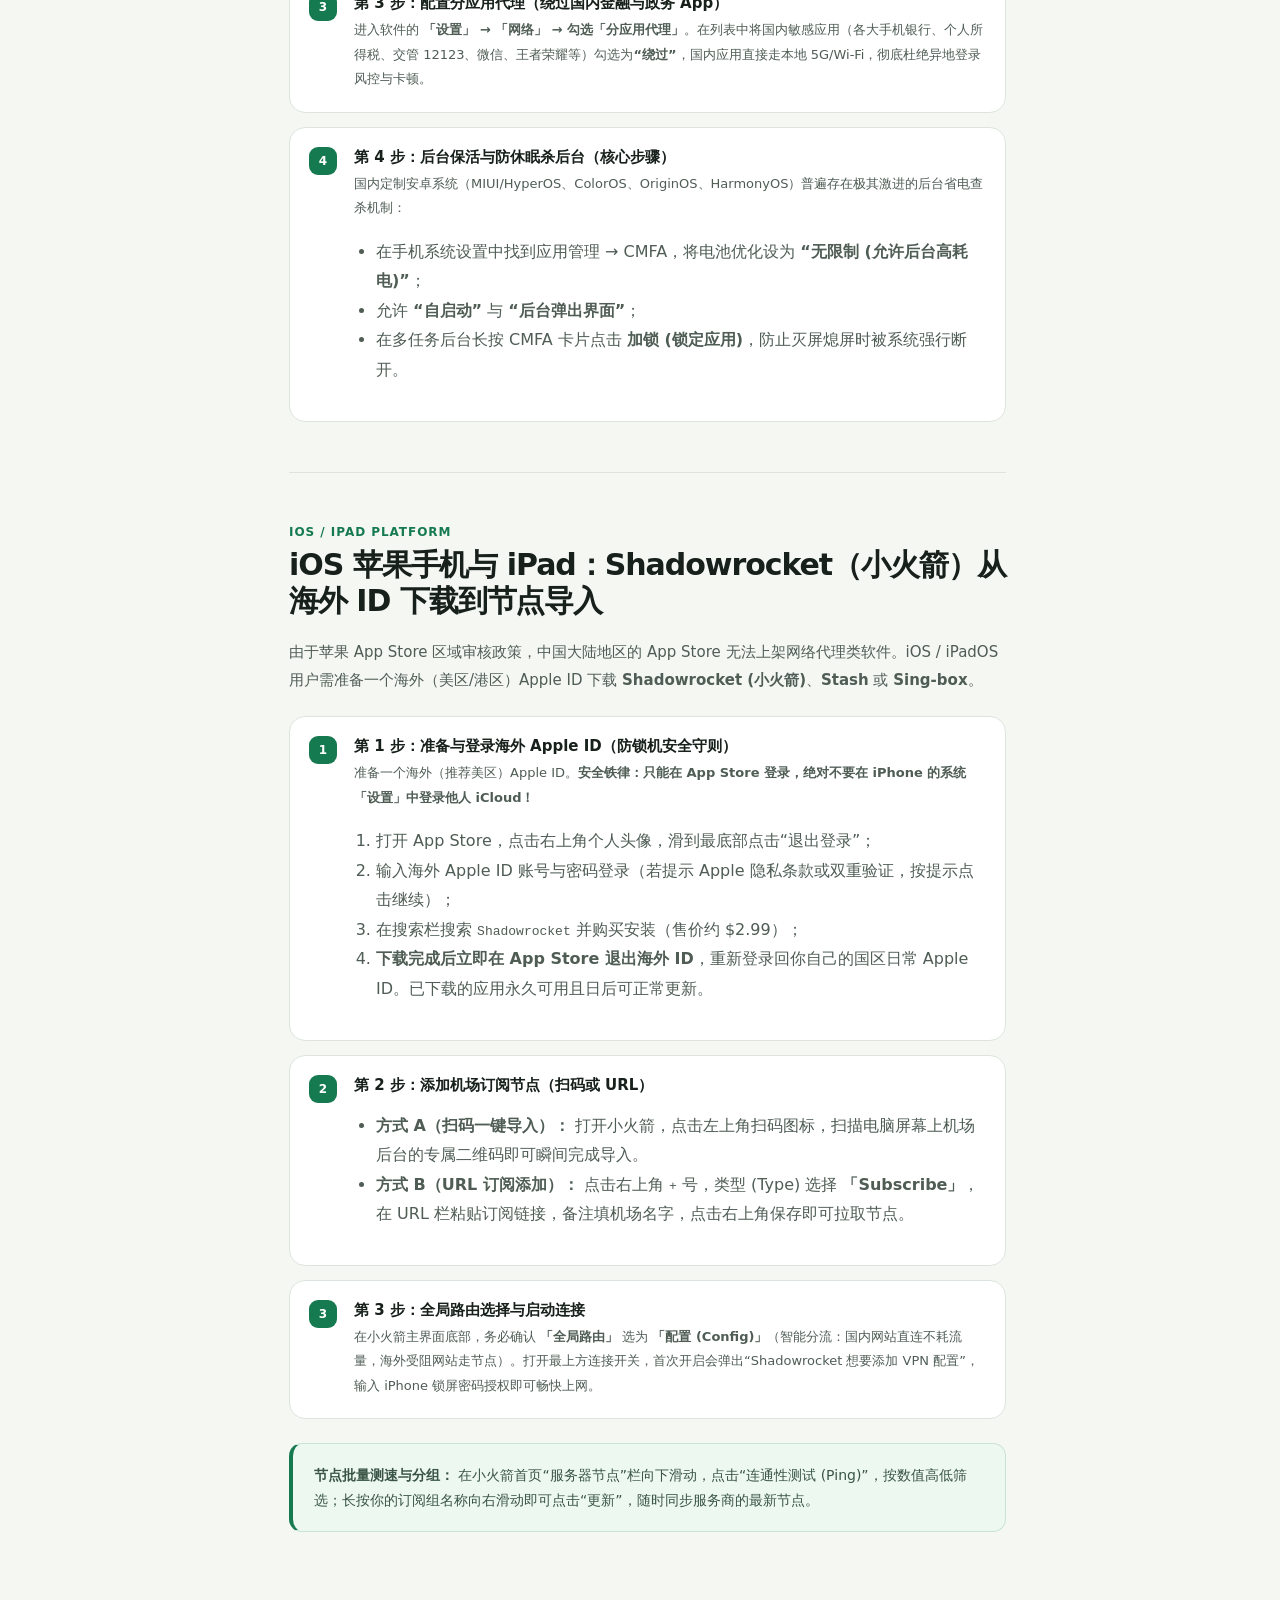
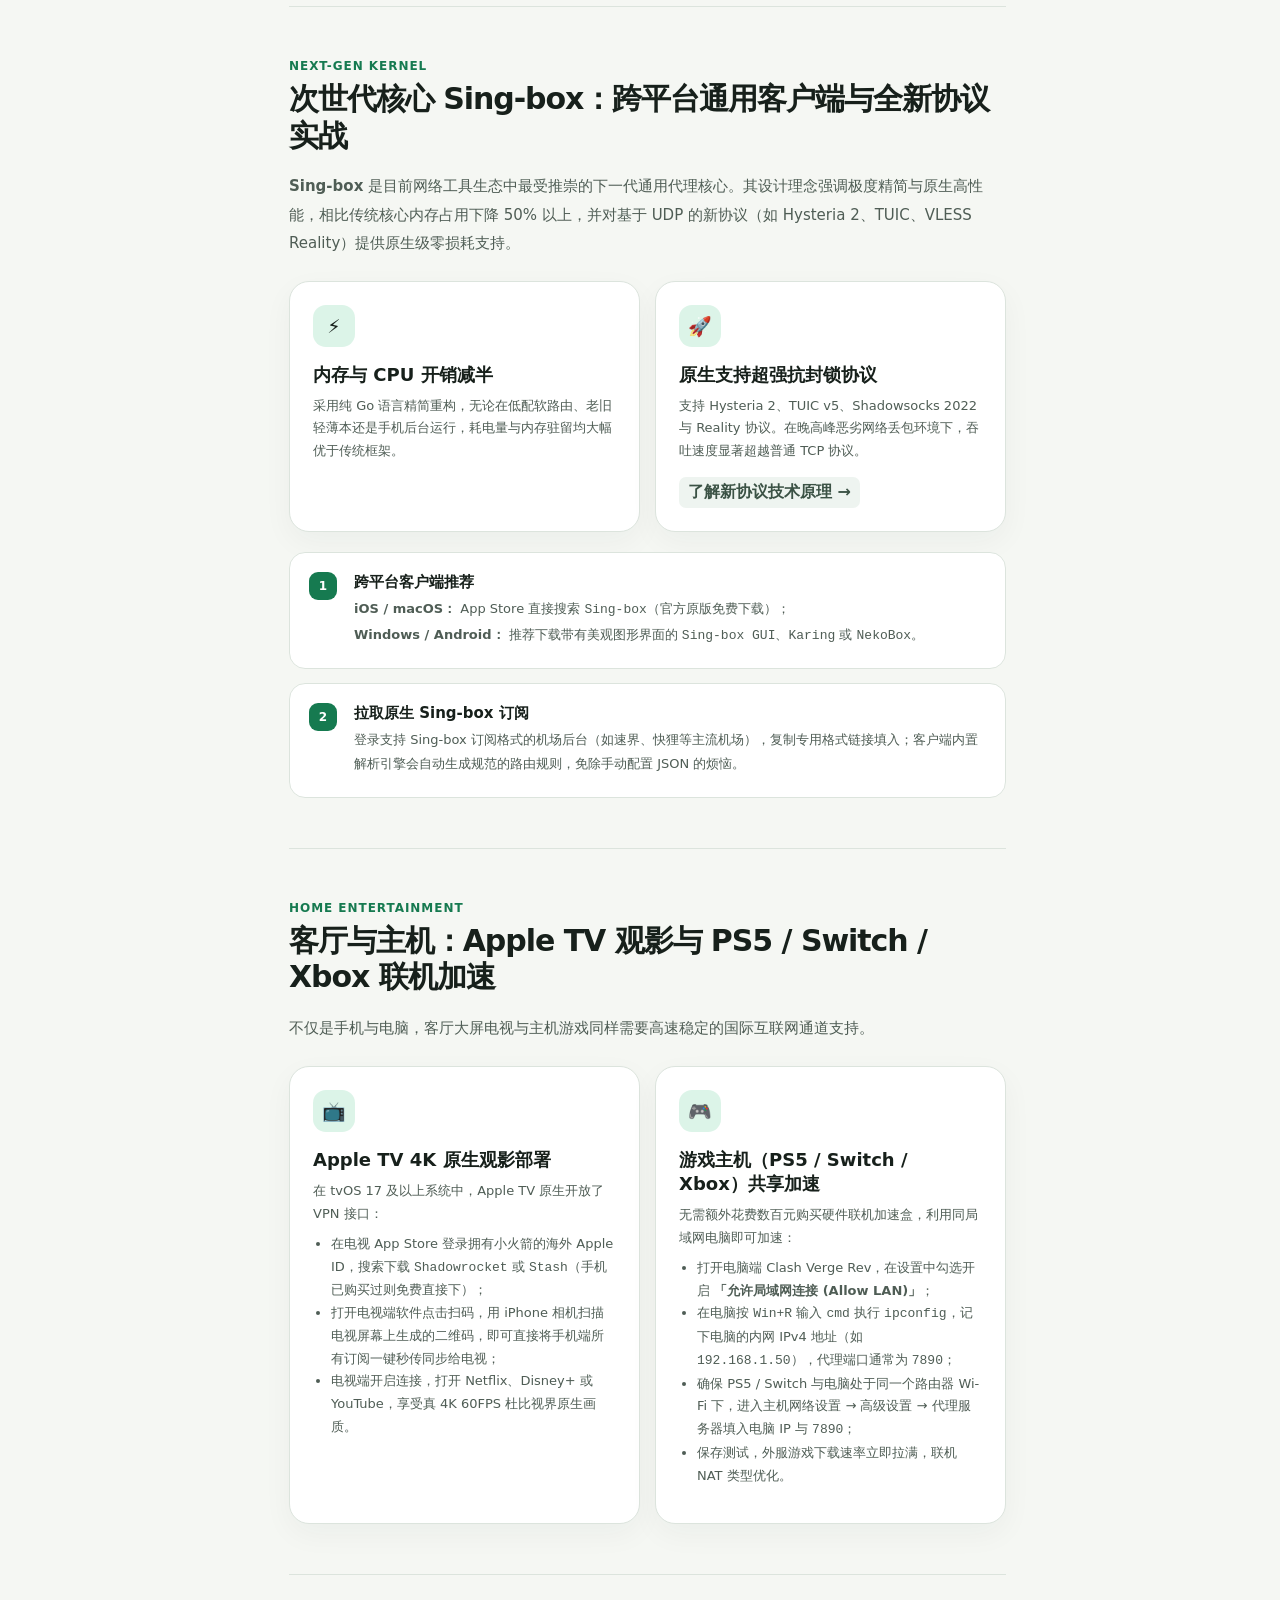
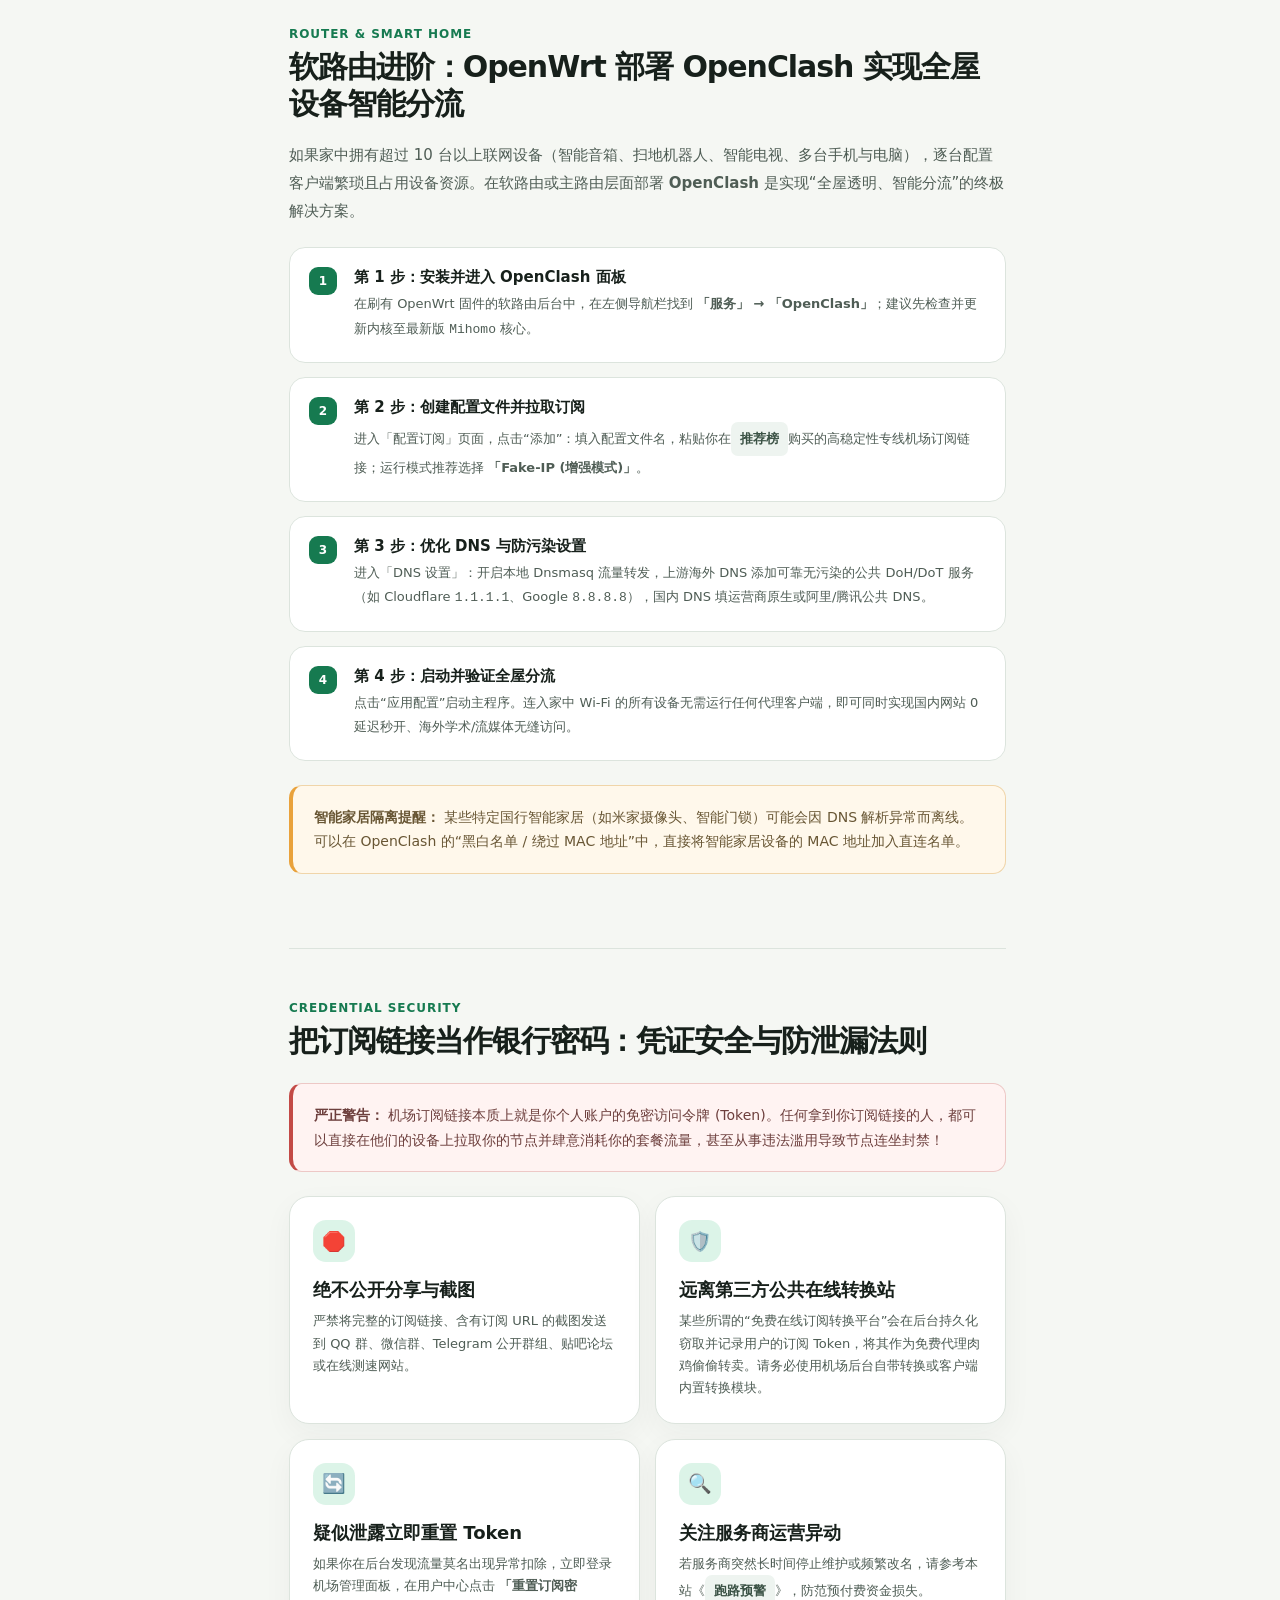
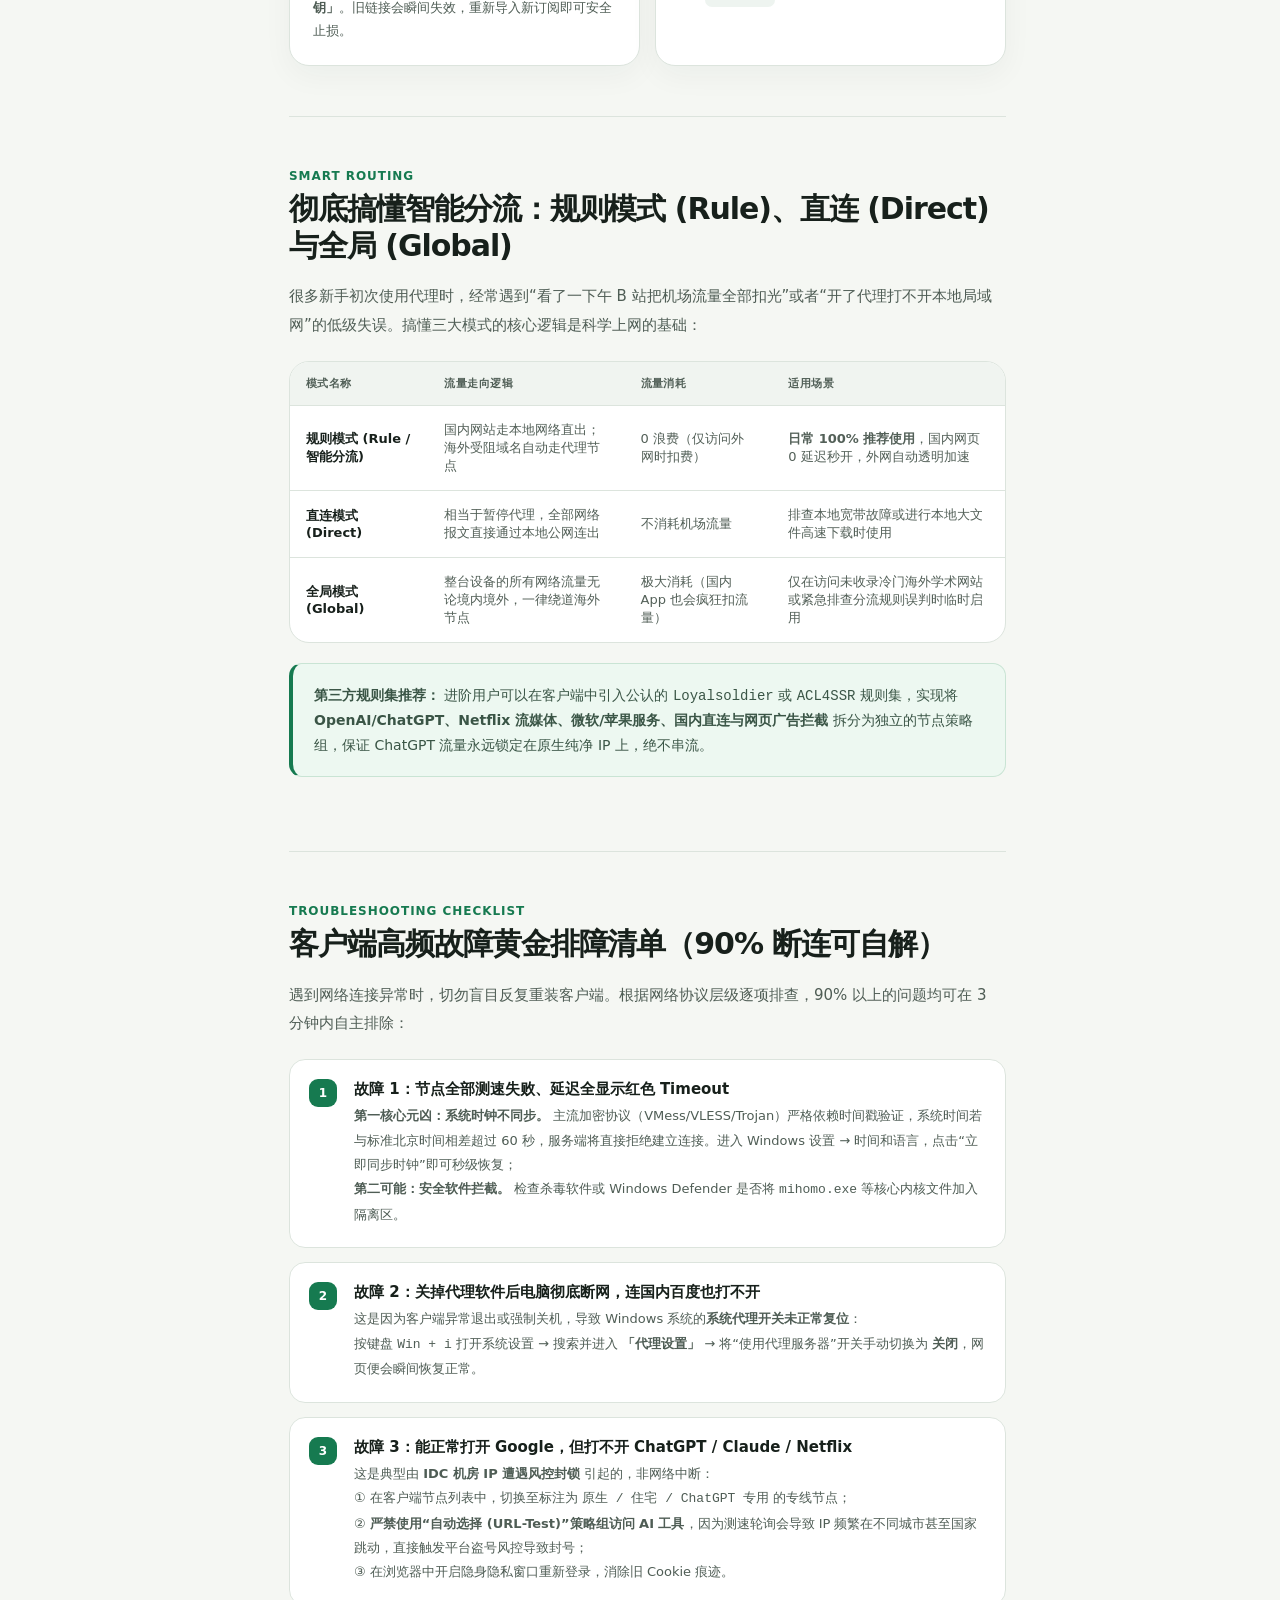
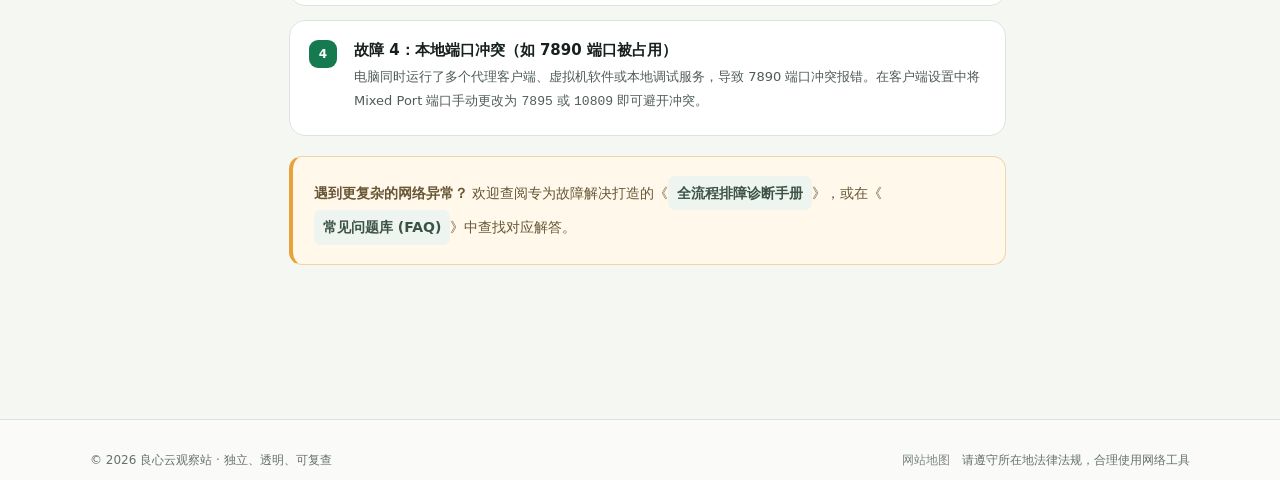
<file: clients.html>
<!doctype html>
<html lang="zh-CN">
<head>
  <meta charset="UTF-8">
  <meta name="viewport" content="width=device-width, initial-scale=1.0">
  <title>客户端配置教程 · Windows/macOS/iOS/Android 全平台指南 · 良心云观察站 (lxyjc.com)</title>
  <meta name="description" content="良心云观察站 (lxyjc.com) 提供 Clash Verge Rev、Sing-box、Shadowrocket（小火箭）、Clash Meta for Android 等全平台主流客户端下载安装、订阅导入、TUN 虚拟网卡接管与 Fake-IP 详细图文教程。">
  <meta name="keywords" content="Clash教程, Sing-box教程, 小火箭配置, Shadowrocket, TUN模式, 客户端下载, 订阅导入教程, lxyjc.com">
  <meta name="theme-color" content="#f5f7f3">
  <meta name="robots" content="index, follow, max-snippet:-1, max-image-preview:large, max-video-preview:-1">

  <!-- Canonical & Alternate Links -->
  <link rel="canonical" href="https://lxyjc.com/clients.html">
  <link rel="alternate" hreflang="zh-CN" href="https://lxyjc.com/clients.html">
  <link rel="alternate" hreflang="x-default" href="https://lxyjc.com/clients.html">

  <!-- GEO & Regional Metadata -->
  <meta name="geo.region" content="CN">
  <meta name="geo.placename" content="China">
  <meta name="geo.position" content="35.86166;104.195397">
  <meta name="ICBM" content="35.86166, 104.195397">

  <!-- Open Graph -->
  <meta property="og:site_name" content="良心云观察站">
  <meta property="og:type" content="article">
  <meta property="og:url" content="https://lxyjc.com/clients.html">
  <meta property="og:title" content="客户端配置教程 · Windows/macOS/iOS/Android 全平台指南 · 良心云观察站">
  <meta property="og:description" content="Clash Verge Rev、Sing-box、Shadowrocket 全平台客户端安装导入与 TUN 模式图文指南。">
  <meta property="og:locale" content="zh_CN">

  <!-- Twitter Card -->
  <meta name="twitter:card" content="summary_large_image">
  <meta name="twitter:title" content="客户端配置教程 · Windows/macOS/iOS/Android 全平台指南 · 良心云观察站">
  <meta name="twitter:description" content="Clash Verge Rev、Sing-box、Shadowrocket 全平台客户端安装导入与 TUN 模式图文指南。">

  <!-- Schema.org Structured Data (GEO / TechArticle) -->
  <script type="application/ld+json">
  {
    "@context": "https://schema.org",
    "@type": "TechArticle",
    "headline": "跨平台网络代理客户端配置与 TUN 模式使用教程",
    "url": "https://lxyjc.com/clients.html",
    "description": "针对主流操作系统及开源代理客户端的安装、配置、规则分流与虚拟网卡接管教程。",
    "publisher": {
      "@type": "Organization",
      "name": "良心云观察站",
      "url": "https://lxyjc.com/"
    }
  }
  </script>

  <link rel="stylesheet" href="assets/styles.css">
</head>
<body data-page="clients">
  <header class="site-header">
    <div class="header-inner">
      <a class="brand" href="index.html" aria-label="返回首页"><span class="brand-mark">良</span><span class="brand-text">良心云观察站<small>Honest Cloud Index</small></span></a>
      <nav class="main-nav" id="main-nav" aria-label="主导航"></nav>
      <div class="header-actions">
        <button class="icon-button search-button" id="search-button" aria-label="搜索"><span>⌕</span><span>搜索</span><kbd>Ctrl K</kbd></button>
        <button class="menu-button" id="menu-button" aria-label="打开菜单">☰</button>
      </div>
    </div>
  </header>
  <div class="mobile-overlay" id="mobile-overlay"></div>
  <div class="page-shell">
    <aside class="left-sidebar" id="left-sidebar"></aside>
    <main class="main-content" id="main-content"></main>
    <aside class="right-sidebar"><div class="outline" id="outline"></div></aside>
  </div>
  <footer class="site-footer"><div class="footer-inner"><span>© <span id="year"></span> 良心云观察站 · 独立、透明、可复查</span><span>请遵守所在地法律法规，合理使用网络工具</span></div></footer>
  <div class="search-modal" id="search-modal" role="dialog" aria-modal="true" aria-label="搜索栏目"><div class="search-panel"><div class="search-field"><span>⌕</span><input id="search-input" type="search" placeholder="搜索栏目或主题…" autocomplete="off"></div><div class="search-results" id="search-results"></div></div></div>
  <script src="assets/content.js"></script>
  <script src="assets/app.js"></script>
</body>
</html>
</file>
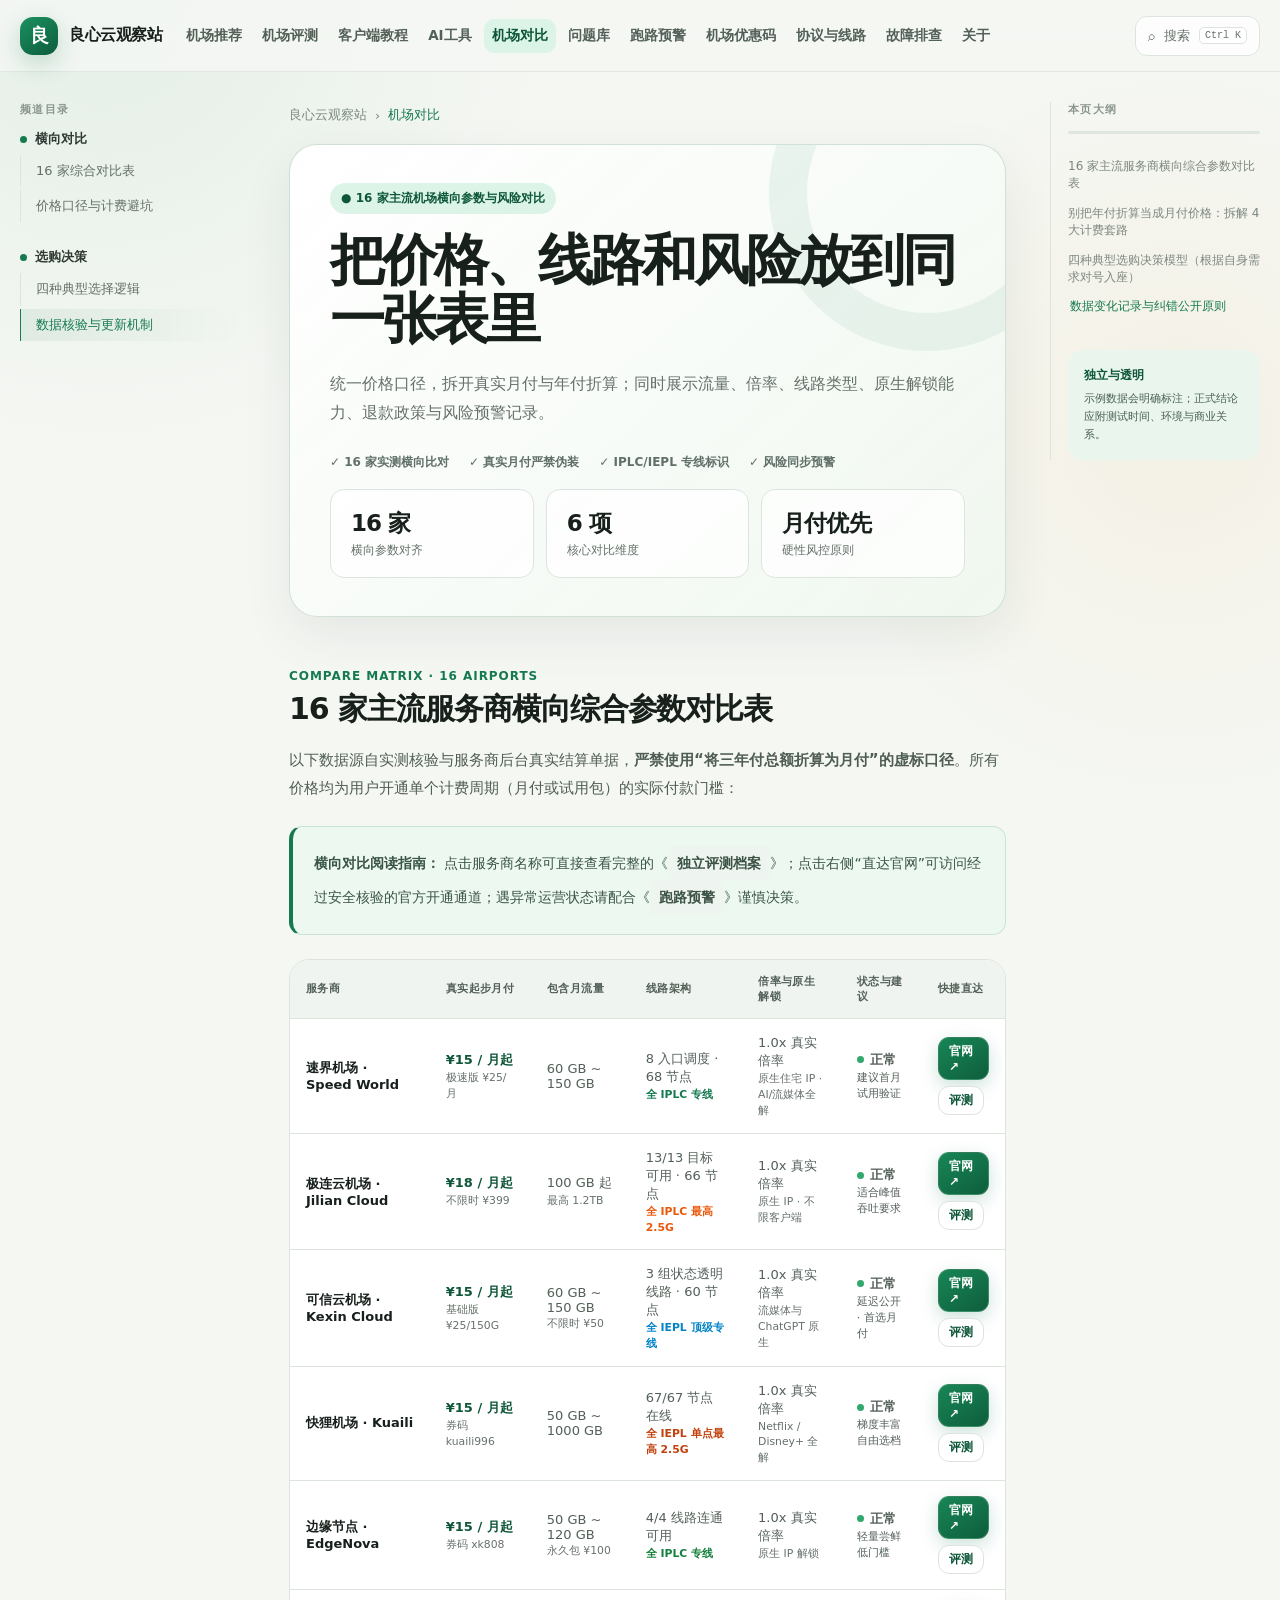
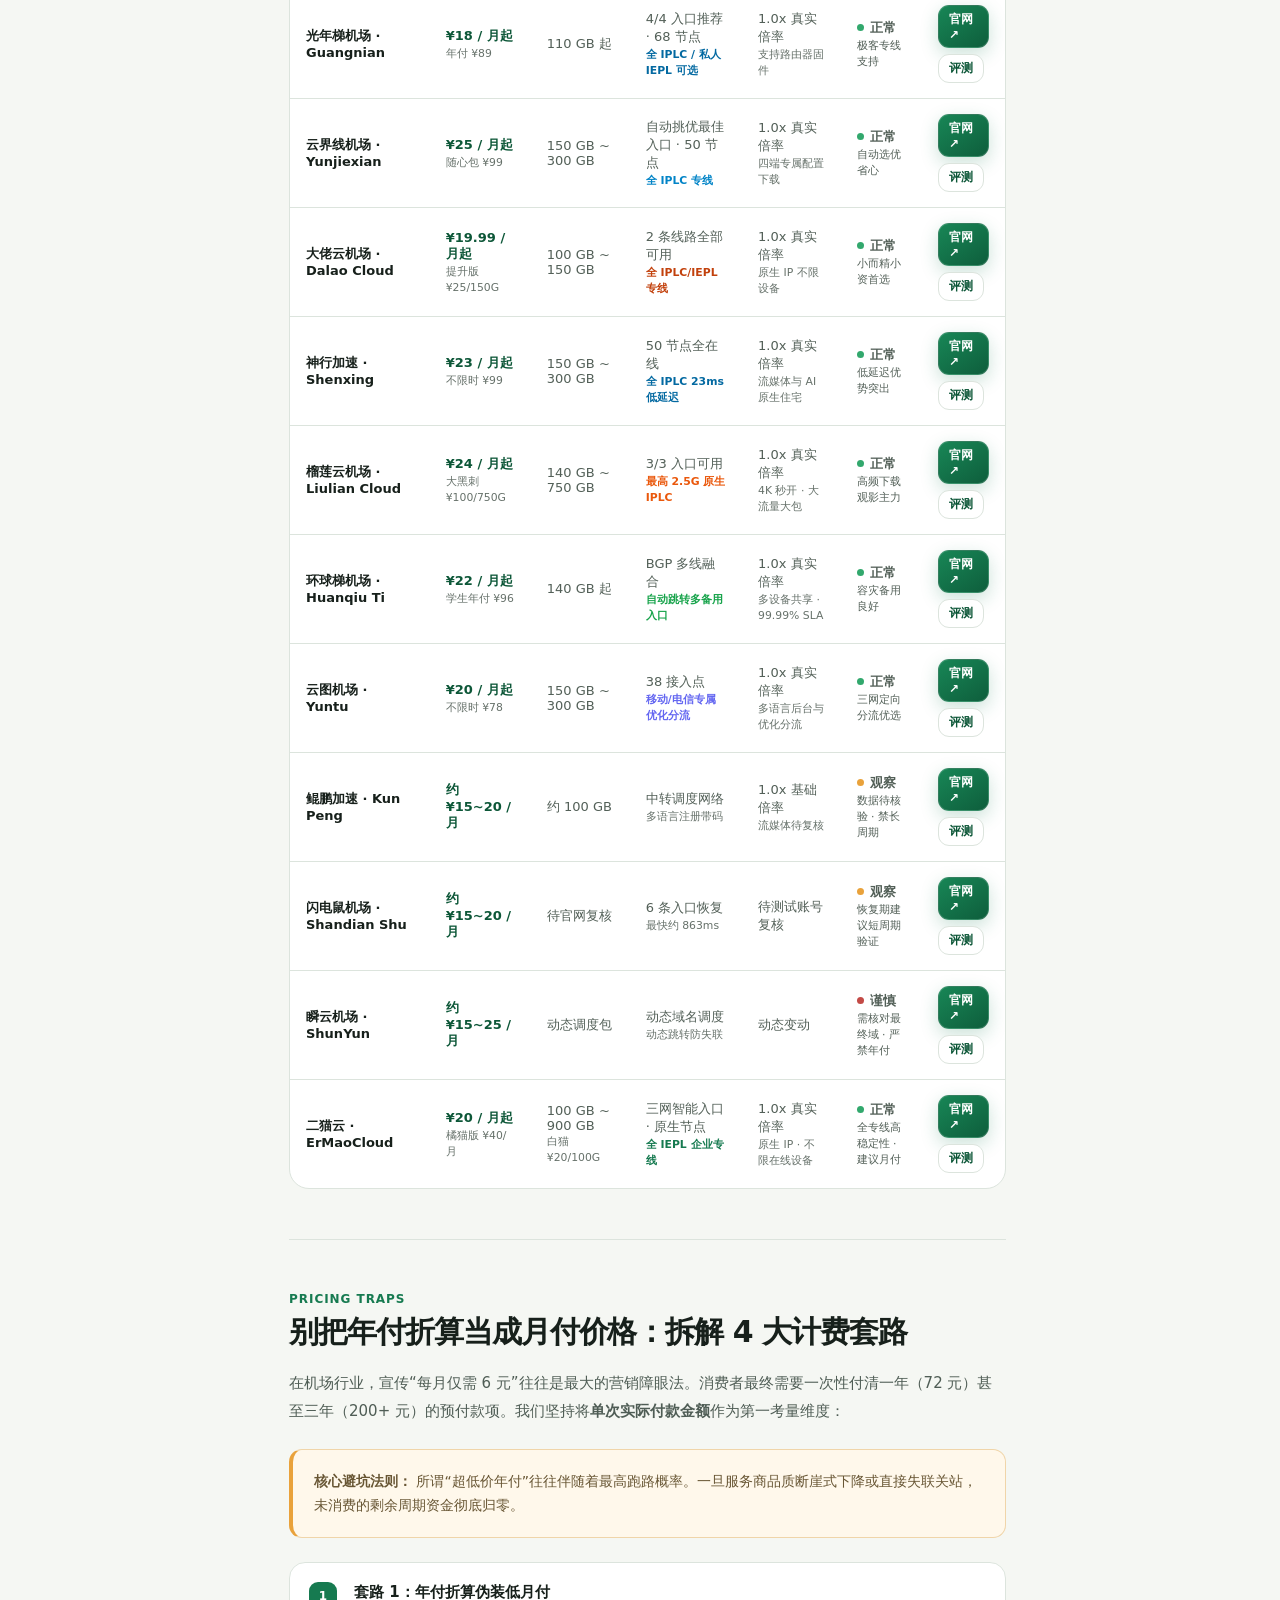
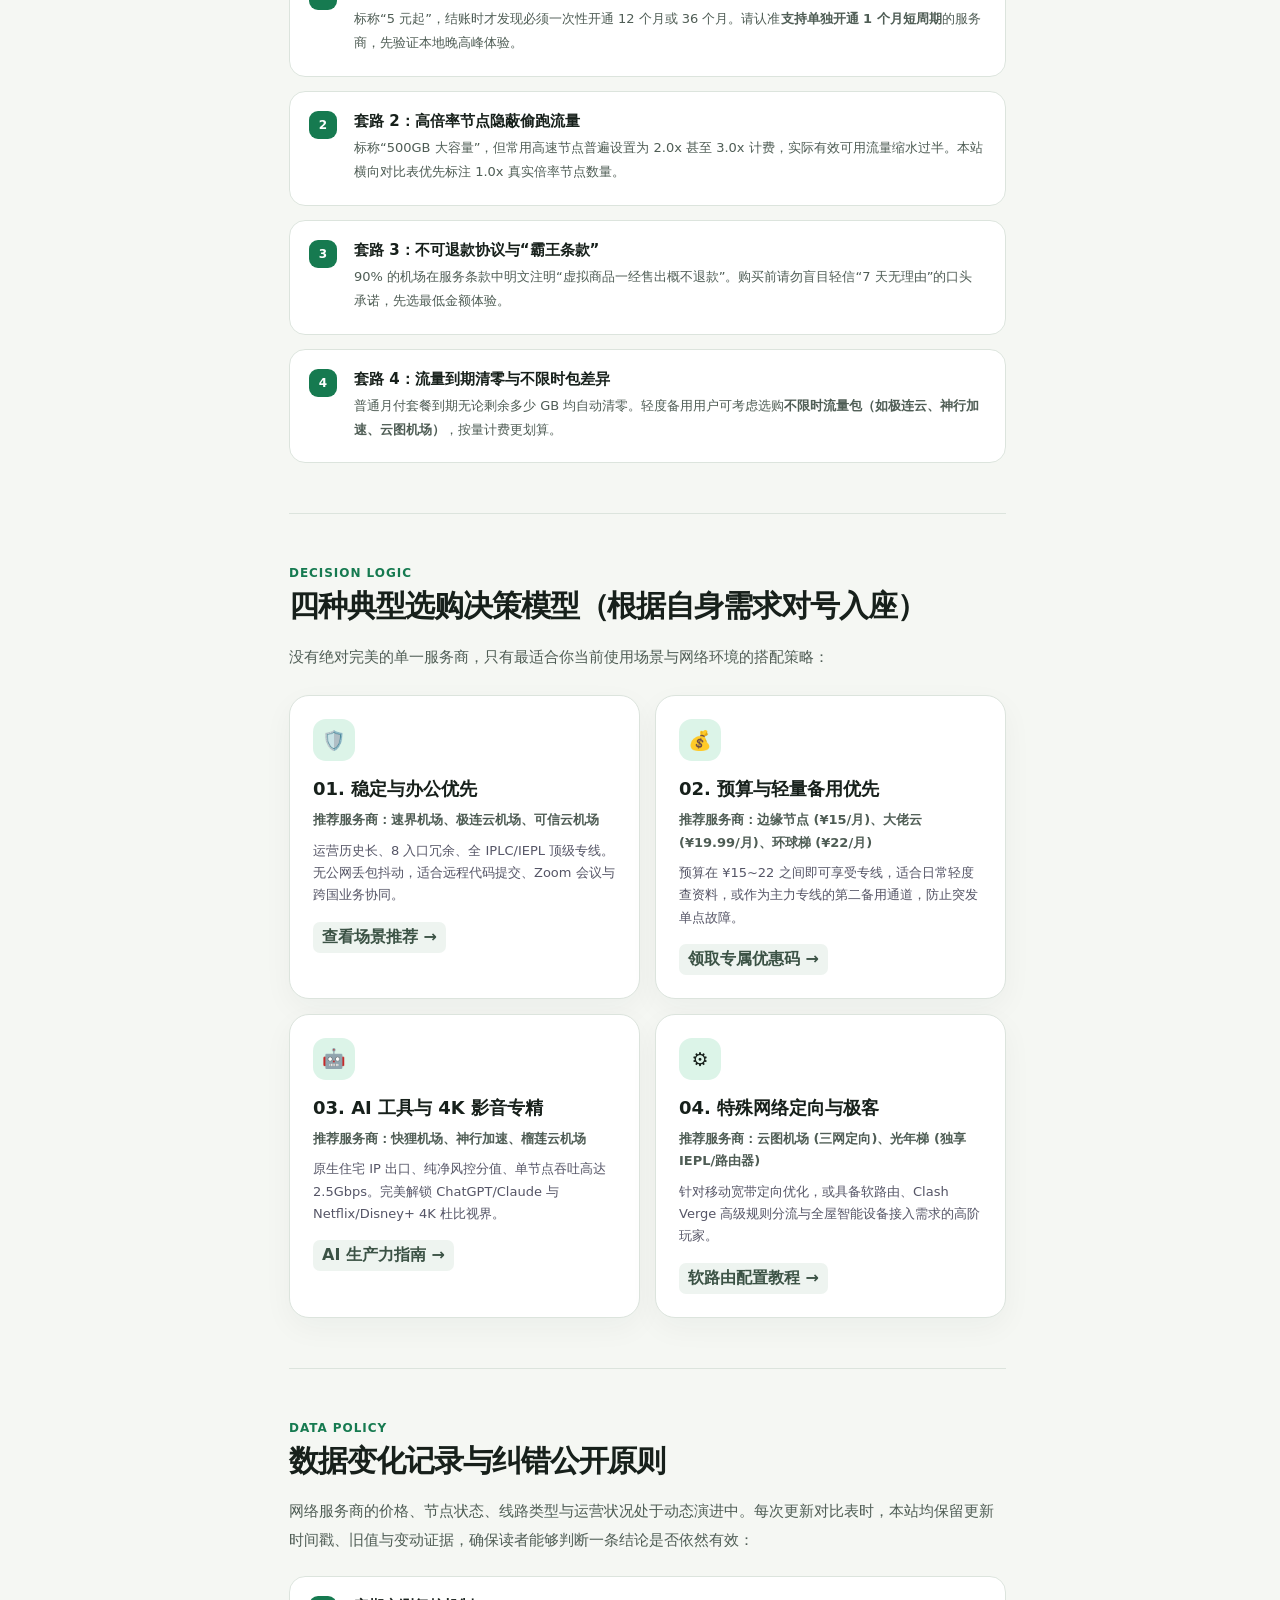
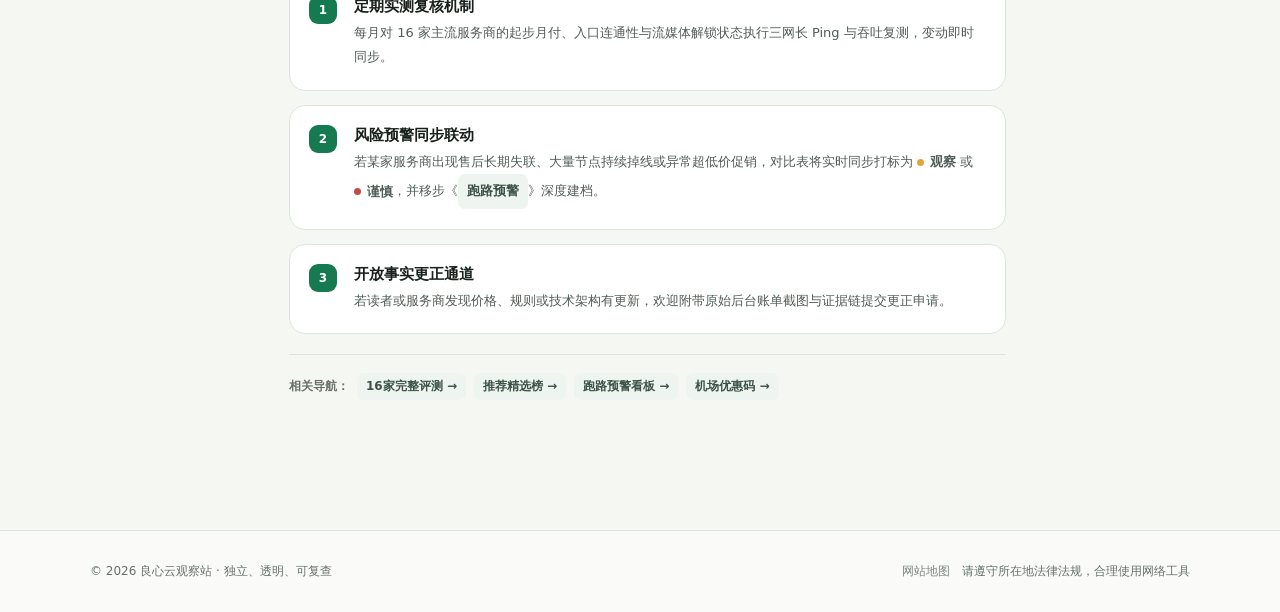
<file: compare.html>
<!doctype html>
<html lang="zh-CN">
<head>
  <meta charset="UTF-8">
  <meta name="viewport" content="width=device-width, initial-scale=1.0">
  <title>16 家机场横向对比表 · 价格倍率与入口线路全指标 · 良心云观察站 (lxyjc.com)</title>
  <meta name="description" content="良心云观察站 (lxyjc.com) 汇总 16 家主流机场核心指标横向对比表。按真实月付门槛、起步流量、入口机房线路、1.0x 标准倍率节点占比与风控评级全面剖析，拒绝虚假年付与偷跑流量套路。">
  <meta name="keywords" content="机场对比, 机场价格表, 便宜机场, 机场倍率, 机场线路对比, 机场哪个好, 机场性价比, lxyjc.com">
  <meta name="theme-color" content="#f5f7f3">
  <meta name="robots" content="index, follow, max-snippet:-1, max-image-preview:large, max-video-preview:-1">

  <!-- Canonical & Alternate Links -->
  <link rel="canonical" href="https://lxyjc.com/compare.html">
  <link rel="alternate" hreflang="zh-CN" href="https://lxyjc.com/compare.html">
  <link rel="alternate" hreflang="x-default" href="https://lxyjc.com/compare.html">

  <!-- GEO & Regional Metadata -->
  <meta name="geo.region" content="CN">
  <meta name="geo.placename" content="China">
  <meta name="geo.position" content="35.86166;104.195397">
  <meta name="ICBM" content="35.86166, 104.195397">

  <!-- Open Graph -->
  <meta property="og:site_name" content="良心云观察站">
  <meta property="og:type" content="article">
  <meta property="og:url" content="https://lxyjc.com/compare.html">
  <meta property="og:title" content="16 家机场横向对比表 · 价格倍率与入口线路全指标 · 良心云观察站">
  <meta property="og:description" content="16 家主流机场真实月付价格、起步流量、入口线路与倍率横向深度对比。">
  <meta property="og:locale" content="zh_CN">

  <!-- Twitter Card -->
  <meta name="twitter:card" content="summary_large_image">
  <meta name="twitter:title" content="16 家机场横向对比表 · 价格倍率与入口线路全指标 · 良心云观察站">
  <meta name="twitter:description" content="16 家主流机场真实月付价格、起步流量、入口线路与倍率横向深度对比。">

  <!-- Schema.org Structured Data (GEO) -->
  <script type="application/ld+json">
  {
    "@context": "https://schema.org",
    "@type": "Table",
    "name": "16 家主流机场横向参数对比表",
    "url": "https://lxyjc.com/compare.html",
    "description": "系统对比 16 家主流网络节点服务商的价格门槛、流量规格、入口网络与安全评级。"
  }
  </script>

  <link rel="stylesheet" href="assets/styles.css">
</head>
<body data-page="compare">
  <header class="site-header">
    <div class="header-inner">
      <a class="brand" href="index.html" aria-label="返回首页"><span class="brand-mark">良</span><span class="brand-text">良心云观察站<small>Honest Cloud Index</small></span></a>
      <nav class="main-nav" id="main-nav" aria-label="主导航"></nav>
      <div class="header-actions">
        <button class="icon-button search-button" id="search-button" aria-label="搜索"><span>⌕</span><span>搜索</span><kbd>Ctrl K</kbd></button>
        <button class="menu-button" id="menu-button" aria-label="打开菜单">☰</button>
      </div>
    </div>
  </header>
  <div class="mobile-overlay" id="mobile-overlay"></div>
  <div class="page-shell">
    <aside class="left-sidebar" id="left-sidebar"></aside>
    <main class="main-content" id="main-content"></main>
    <aside class="right-sidebar"><div class="outline" id="outline"></div></aside>
  </div>
  <footer class="site-footer"><div class="footer-inner"><span>© <span id="year"></span> 良心云观察站 · 独立、透明、可复查</span><span>请遵守所在地法律法规，合理使用网络工具</span></div></footer>
  <div class="search-modal" id="search-modal" role="dialog" aria-modal="true" aria-label="搜索栏目"><div class="search-panel"><div class="search-field"><span>⌕</span><input id="search-input" type="search" placeholder="搜索栏目或主题…" autocomplete="off"></div><div class="search-results" id="search-results"></div></div></div>
  <script src="assets/content.js"></script>
  <script src="assets/app.js"></script>
</body>
</html>
</file>
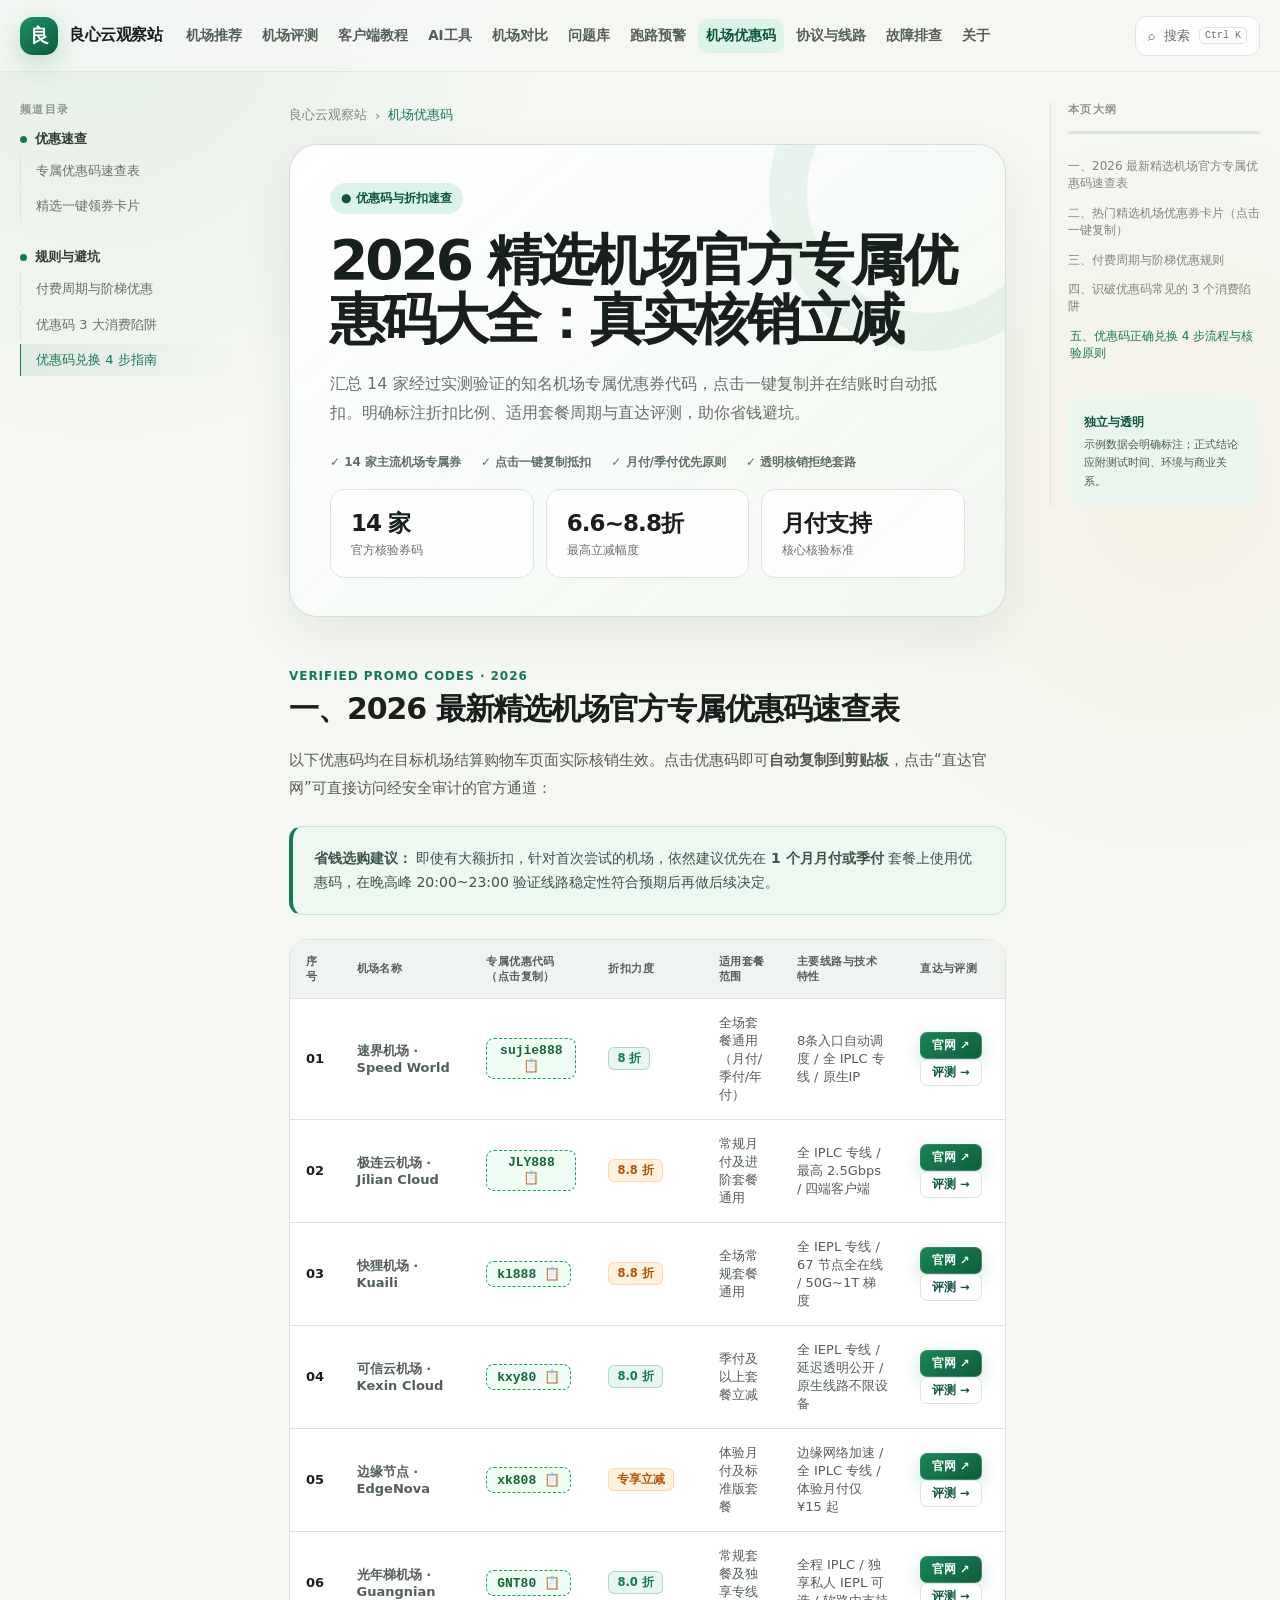
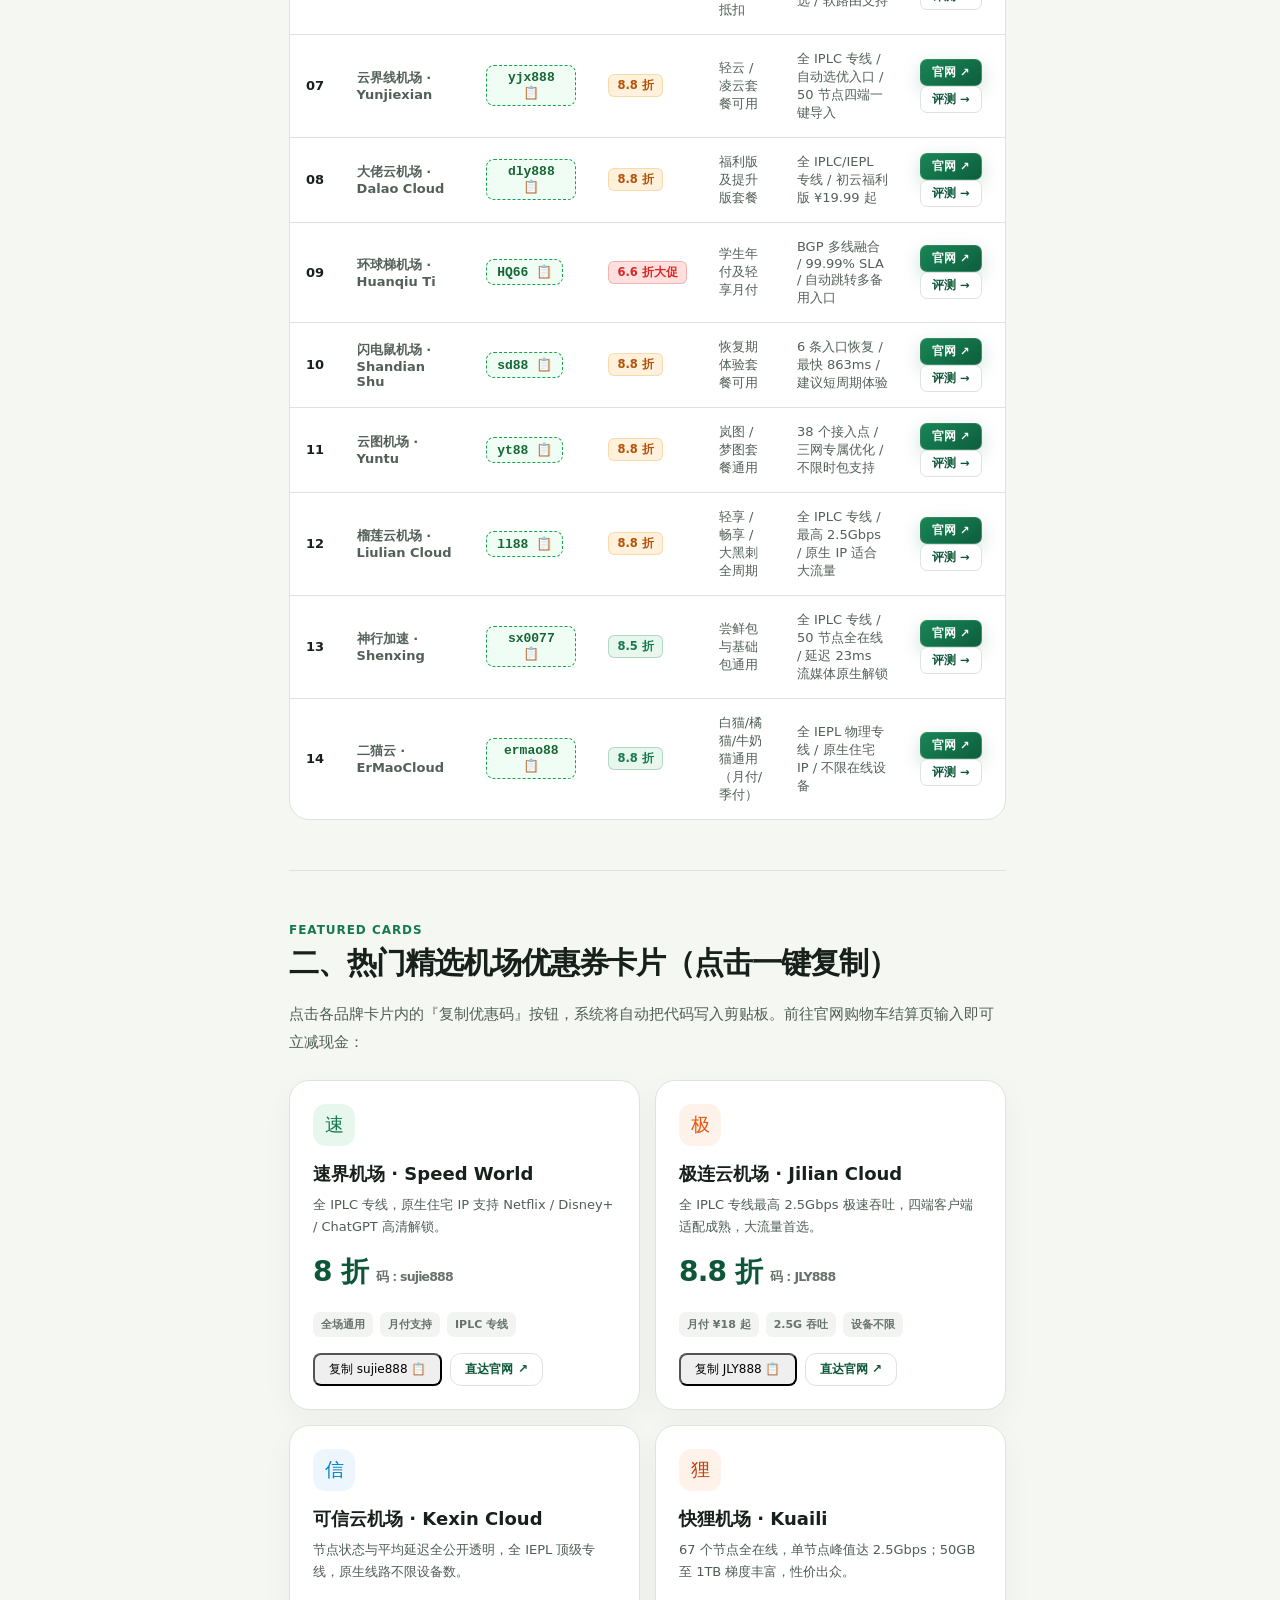
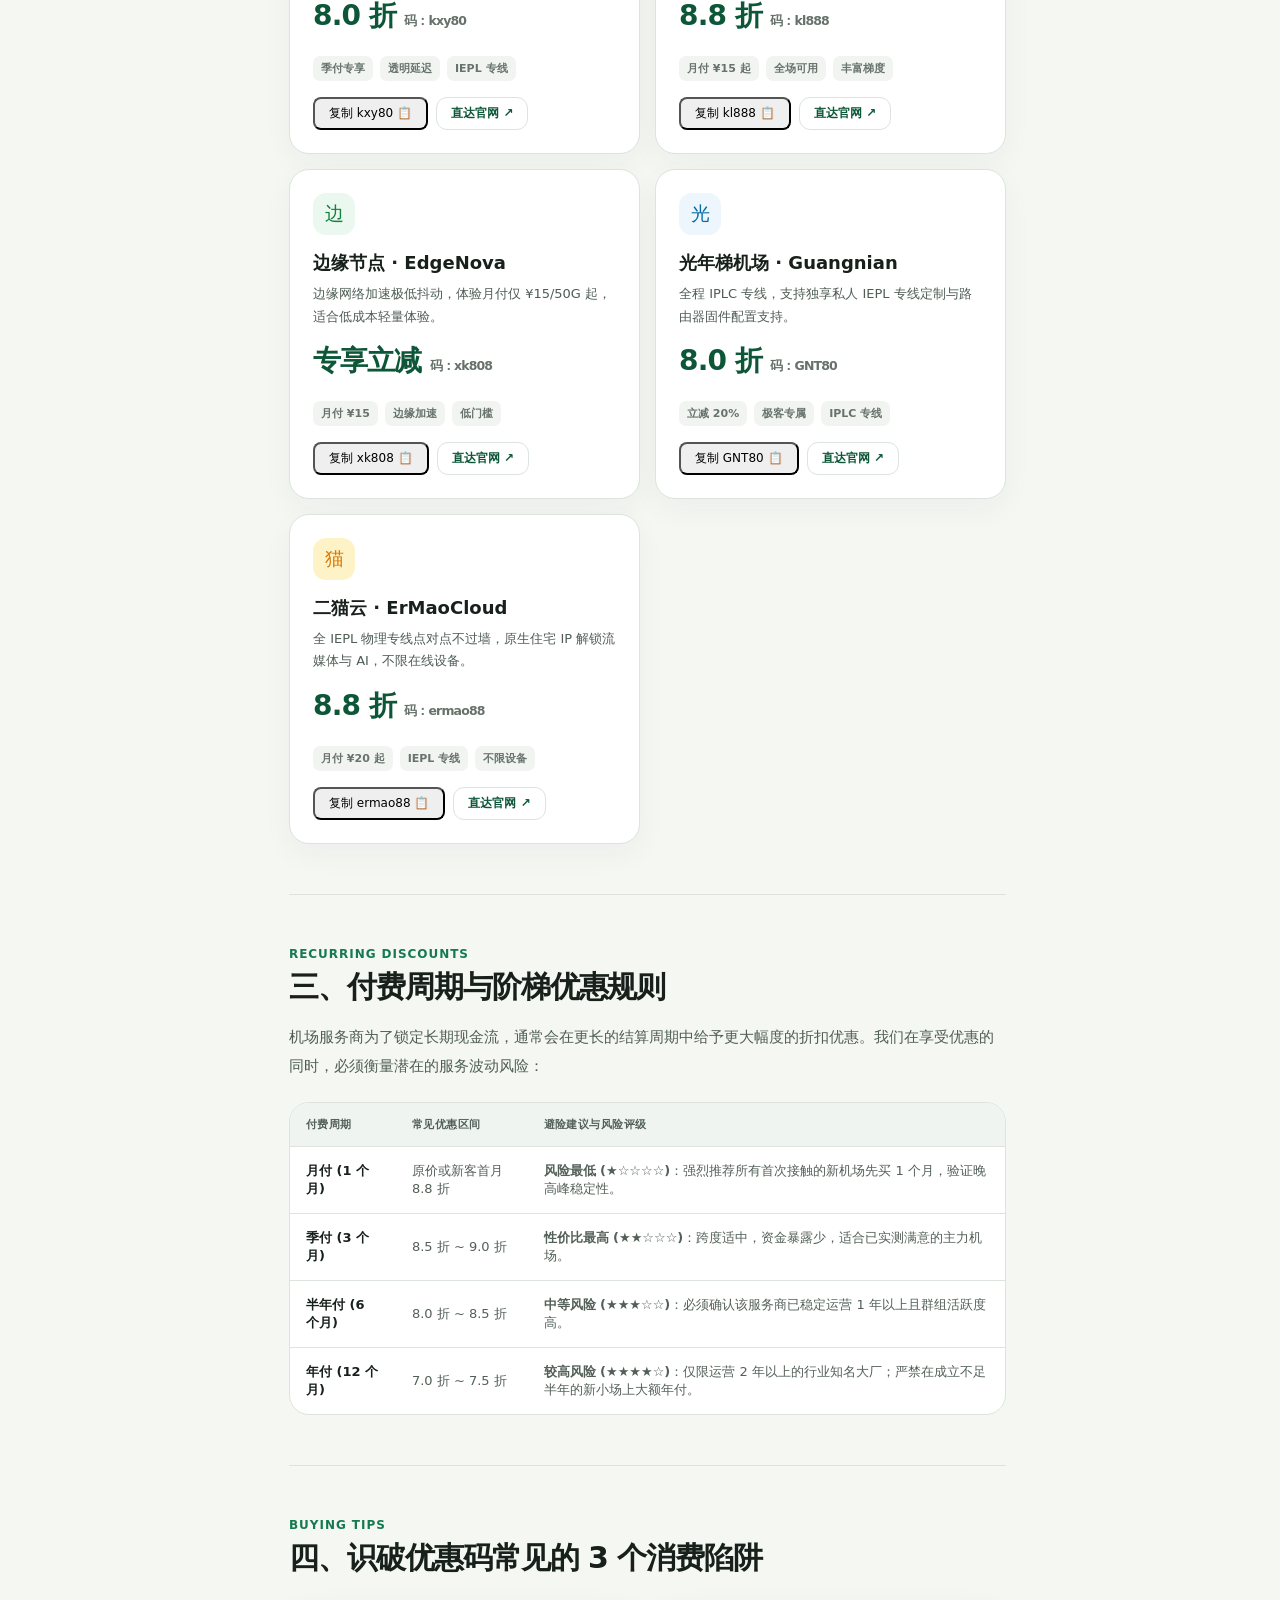
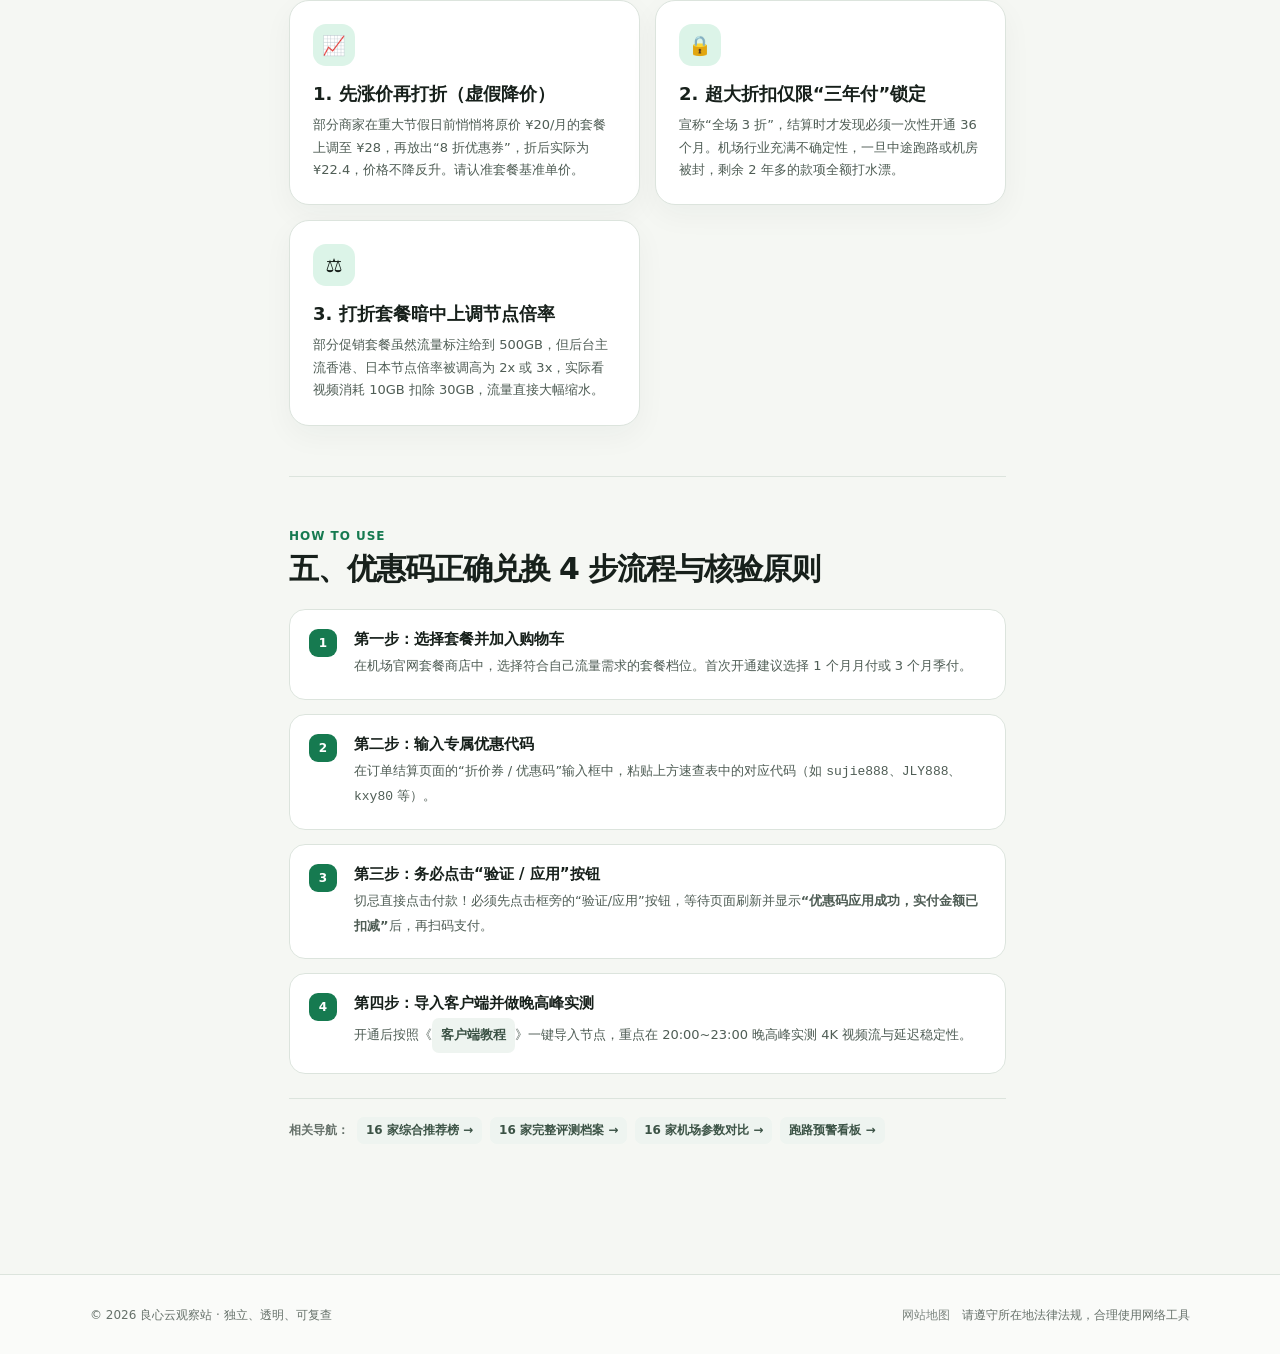
<file: coupons.html>
<!doctype html>
<html lang="zh-CN">
<head>
  <meta charset="UTF-8">
  <meta name="viewport" content="width=device-width, initial-scale=1.0">
  <title>机场优惠码汇总 · 2026 最新有效折扣码一键复制 · 良心云观察站 (lxyjc.com)</title>
  <meta name="description" content="良心云观察站 (lxyjc.com) 实时核验收录 2026 最新机场优惠码。覆盖速界 sujie888 (8折)、极连云 JLY888、快狸 kl888、可信云 kxy80 等 13 家官方有效折扣券，点击一键复制，省钱避坑。">
  <meta name="keywords" content="机场优惠码, 机场折扣码, 速界优惠码, 极连云优惠码, 快狸优惠码, 可信云优惠码, 优惠券, lxyjc.com">
  <meta name="theme-color" content="#f5f7f3">
  <meta name="robots" content="index, follow, max-snippet:-1, max-image-preview:large, max-video-preview:-1">

  <!-- Canonical & Alternate Links -->
  <link rel="canonical" href="https://lxyjc.com/coupons.html">
  <link rel="alternate" hreflang="zh-CN" href="https://lxyjc.com/coupons.html">
  <link rel="alternate" hreflang="x-default" href="https://lxyjc.com/coupons.html">

  <!-- GEO & Regional Metadata -->
  <meta name="geo.region" content="CN">
  <meta name="geo.placename" content="China">
  <meta name="geo.position" content="35.86166;104.195397">
  <meta name="ICBM" content="35.86166, 104.195397">

  <!-- Open Graph -->
  <meta property="og:site_name" content="良心云观察站">
  <meta property="og:type" content="article">
  <meta property="og:url" content="https://lxyjc.com/coupons.html">
  <meta property="og:title" content="机场优惠码汇总 · 2026 最新有效折扣码一键复制 · 良心云观察站">
  <meta property="og:description" content="实时核验收录 13 家官方有效机场折扣码，含速界 8 折券，点击一键复制。">
  <meta property="og:locale" content="zh_CN">

  <!-- Twitter Card -->
  <meta name="twitter:card" content="summary_large_image">
  <meta name="twitter:title" content="机场优惠码汇总 · 2026 最新有效折扣码一键复制 · 良心云观察站">
  <meta name="twitter:description" content="实时核验收录 13 家官方有效机场折扣码，含速界 8 折券，点击一键复制。">

  <!-- Schema.org Structured Data (GEO) -->
  <script type="application/ld+json">
  {
    "@context": "https://schema.org",
    "@type": "WebPage",
    "name": "2026 机场官方优惠码与限时折扣汇总",
    "url": "https://lxyjc.com/coupons.html",
    "description": "经过站长实时核验的 13 家优质机场官方优惠码与领券指南。"
  }
  </script>

  <link rel="stylesheet" href="assets/styles.css">
</head>
<body data-page="coupons">
  <header class="site-header">
    <div class="header-inner">
      <a class="brand" href="index.html" aria-label="返回首页"><span class="brand-mark">良</span><span class="brand-text">良心云观察站<small>Honest Cloud Index</small></span></a>
      <nav class="main-nav" id="main-nav" aria-label="主导航"></nav>
      <div class="header-actions">
        <button class="icon-button search-button" id="search-button" aria-label="搜索"><span>⌕</span><span>搜索</span><kbd>Ctrl K</kbd></button>
        <button class="menu-button" id="menu-button" aria-label="打开菜单">☰</button>
      </div>
    </div>
  </header>
  <div class="mobile-overlay" id="mobile-overlay"></div>
  <div class="page-shell">
    <aside class="left-sidebar" id="left-sidebar"></aside>
    <main class="main-content" id="main-content"></main>
    <aside class="right-sidebar"><div class="outline" id="outline"></div></aside>
  </div>
  <footer class="site-footer"><div class="footer-inner"><span>© <span id="year"></span> 良心云观察站 · 独立、透明、可复查</span><span>请遵守所在地法律法规，合理使用网络工具</span></div></footer>
  <div class="search-modal" id="search-modal" role="dialog" aria-modal="true" aria-label="搜索栏目"><div class="search-panel"><div class="search-field"><span>⌕</span><input id="search-input" type="search" placeholder="搜索栏目或主题…" autocomplete="off"></div><div class="search-results" id="search-results"></div></div></div>
  <script src="assets/content.js"></script>
  <script src="assets/app.js"></script>
</body>
</html>
</file>
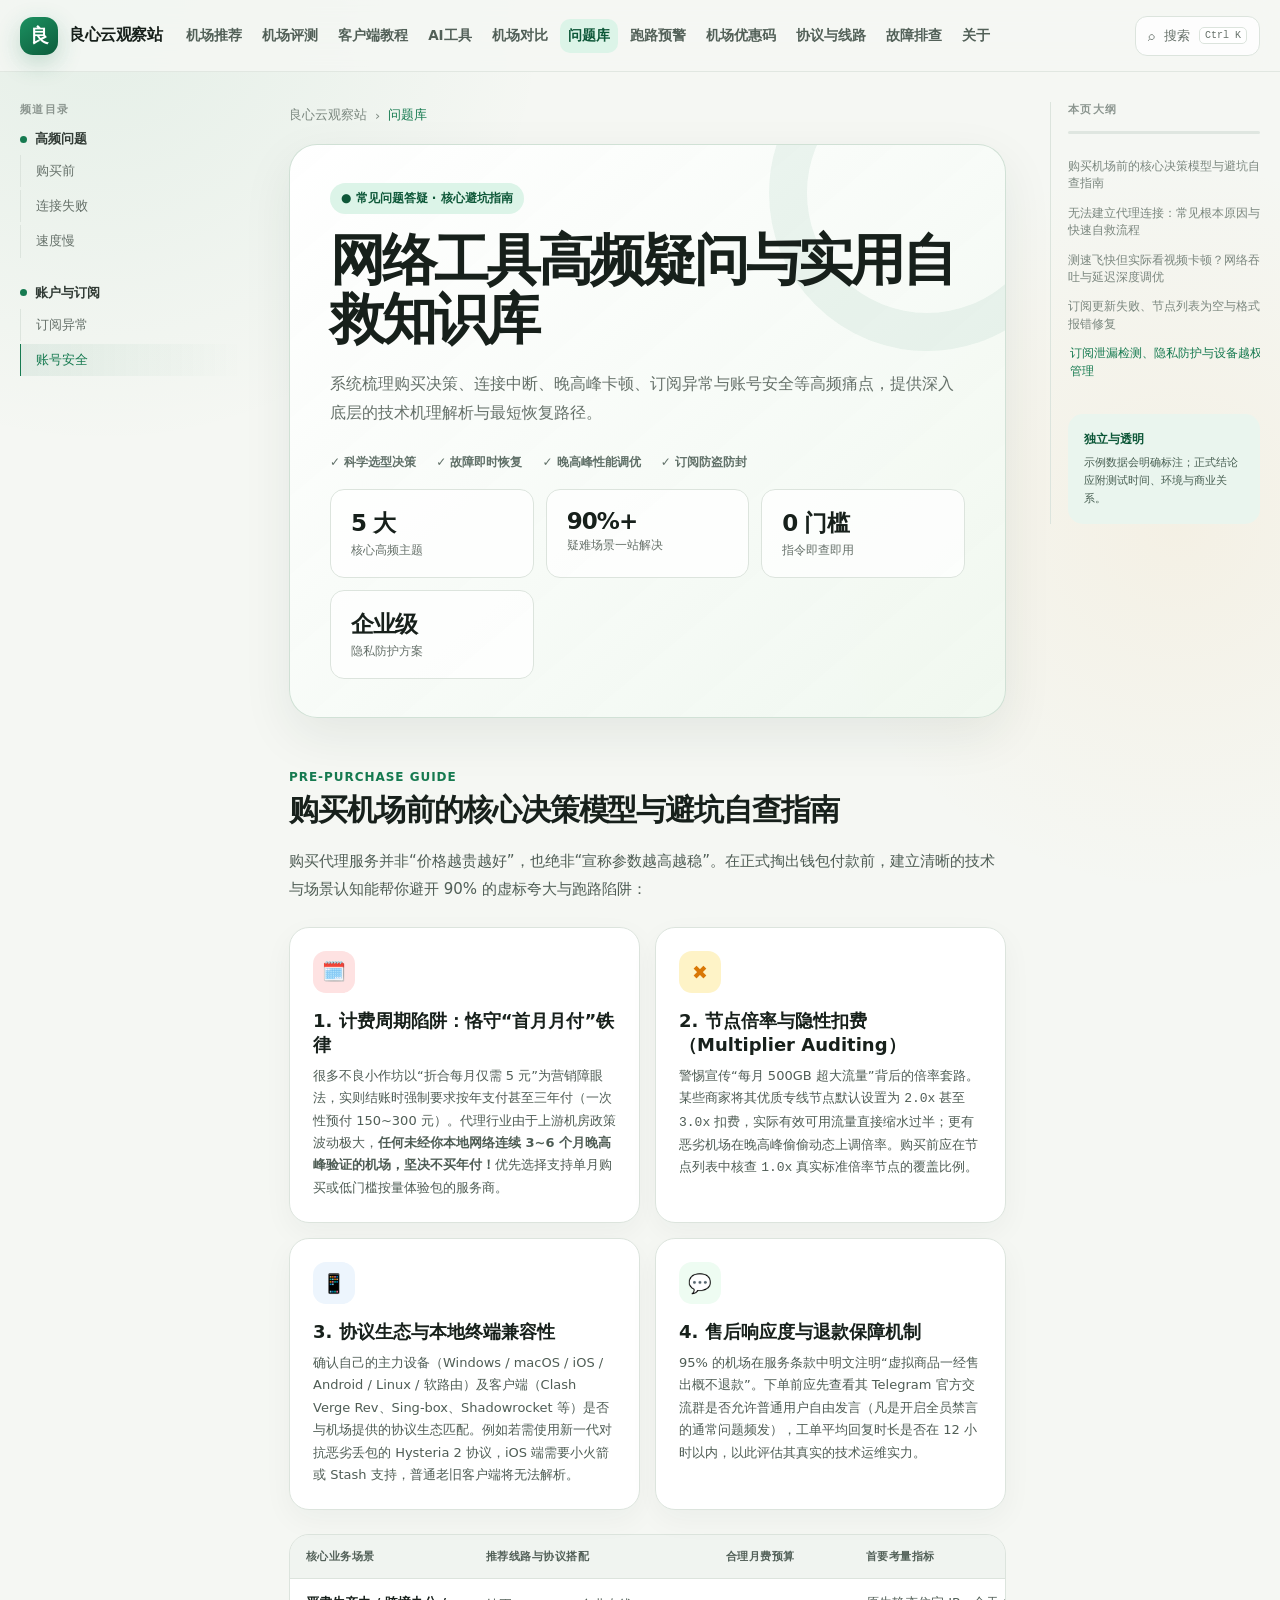
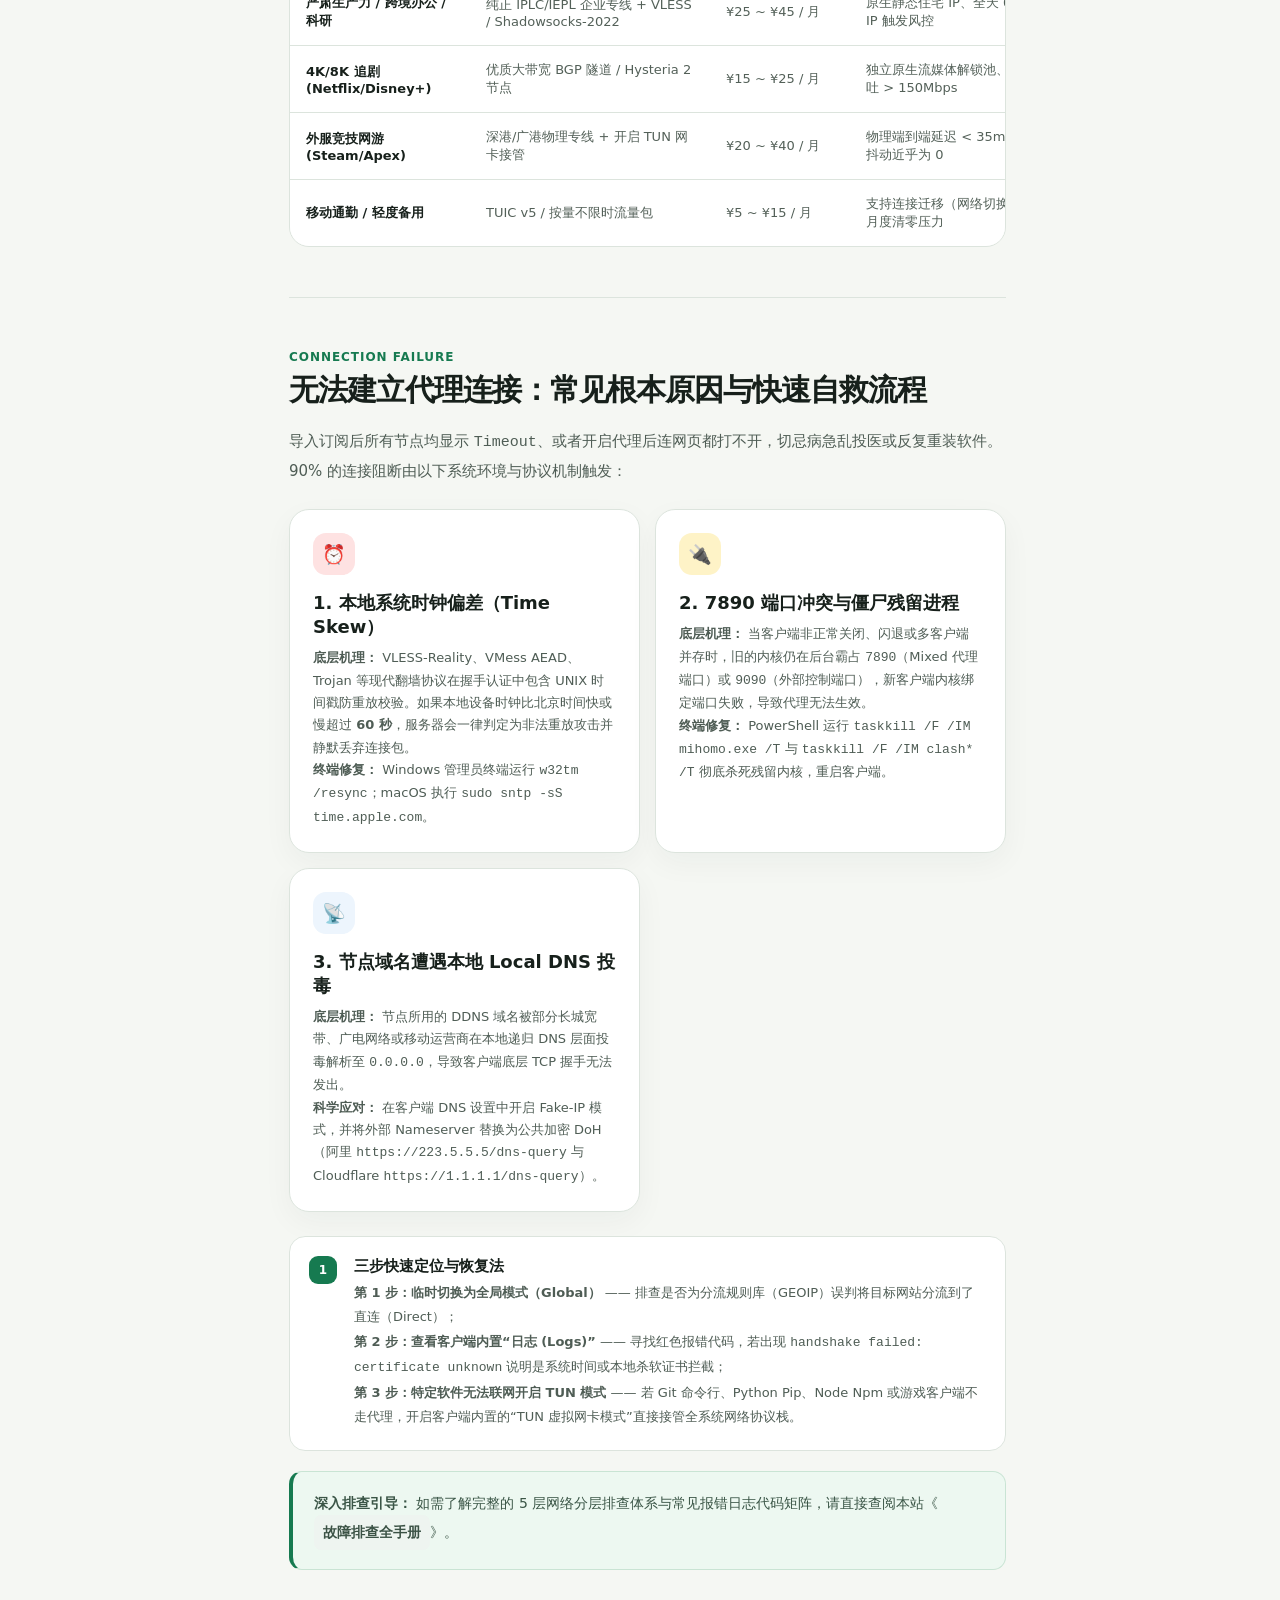
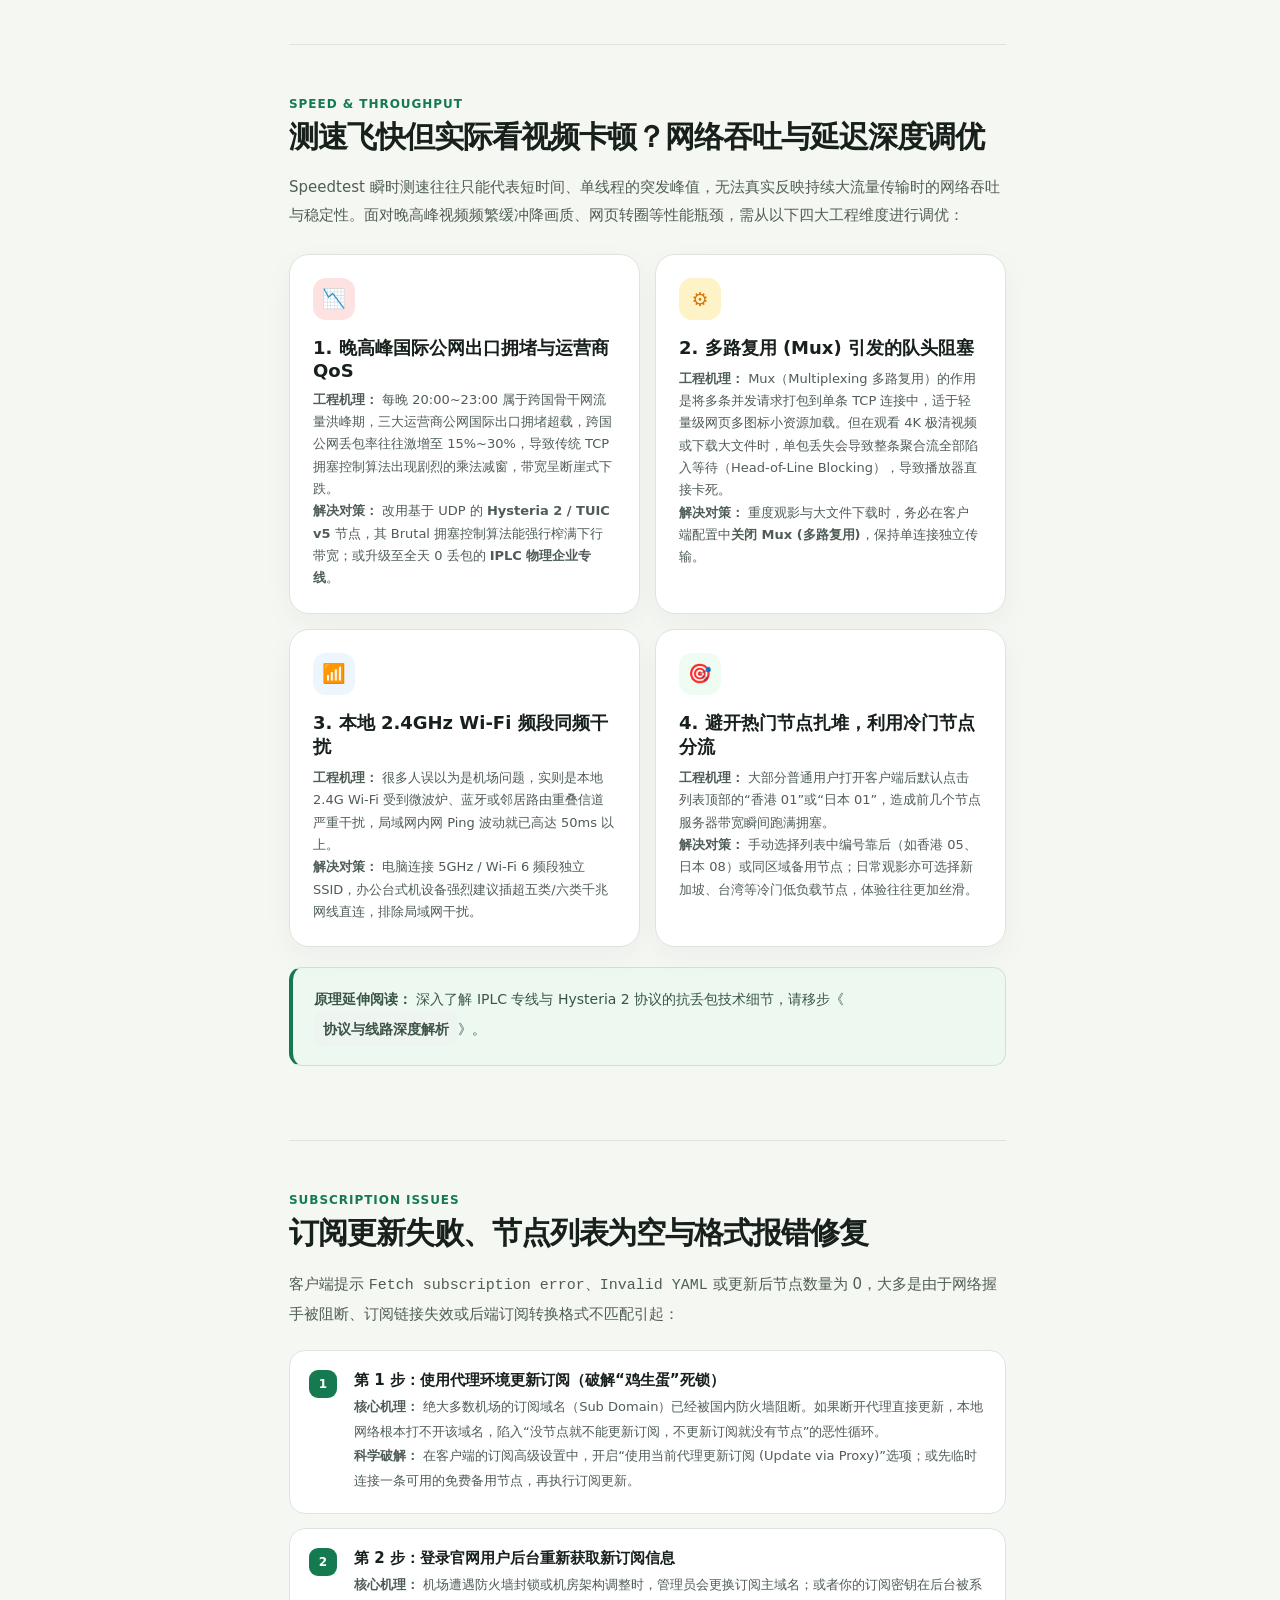
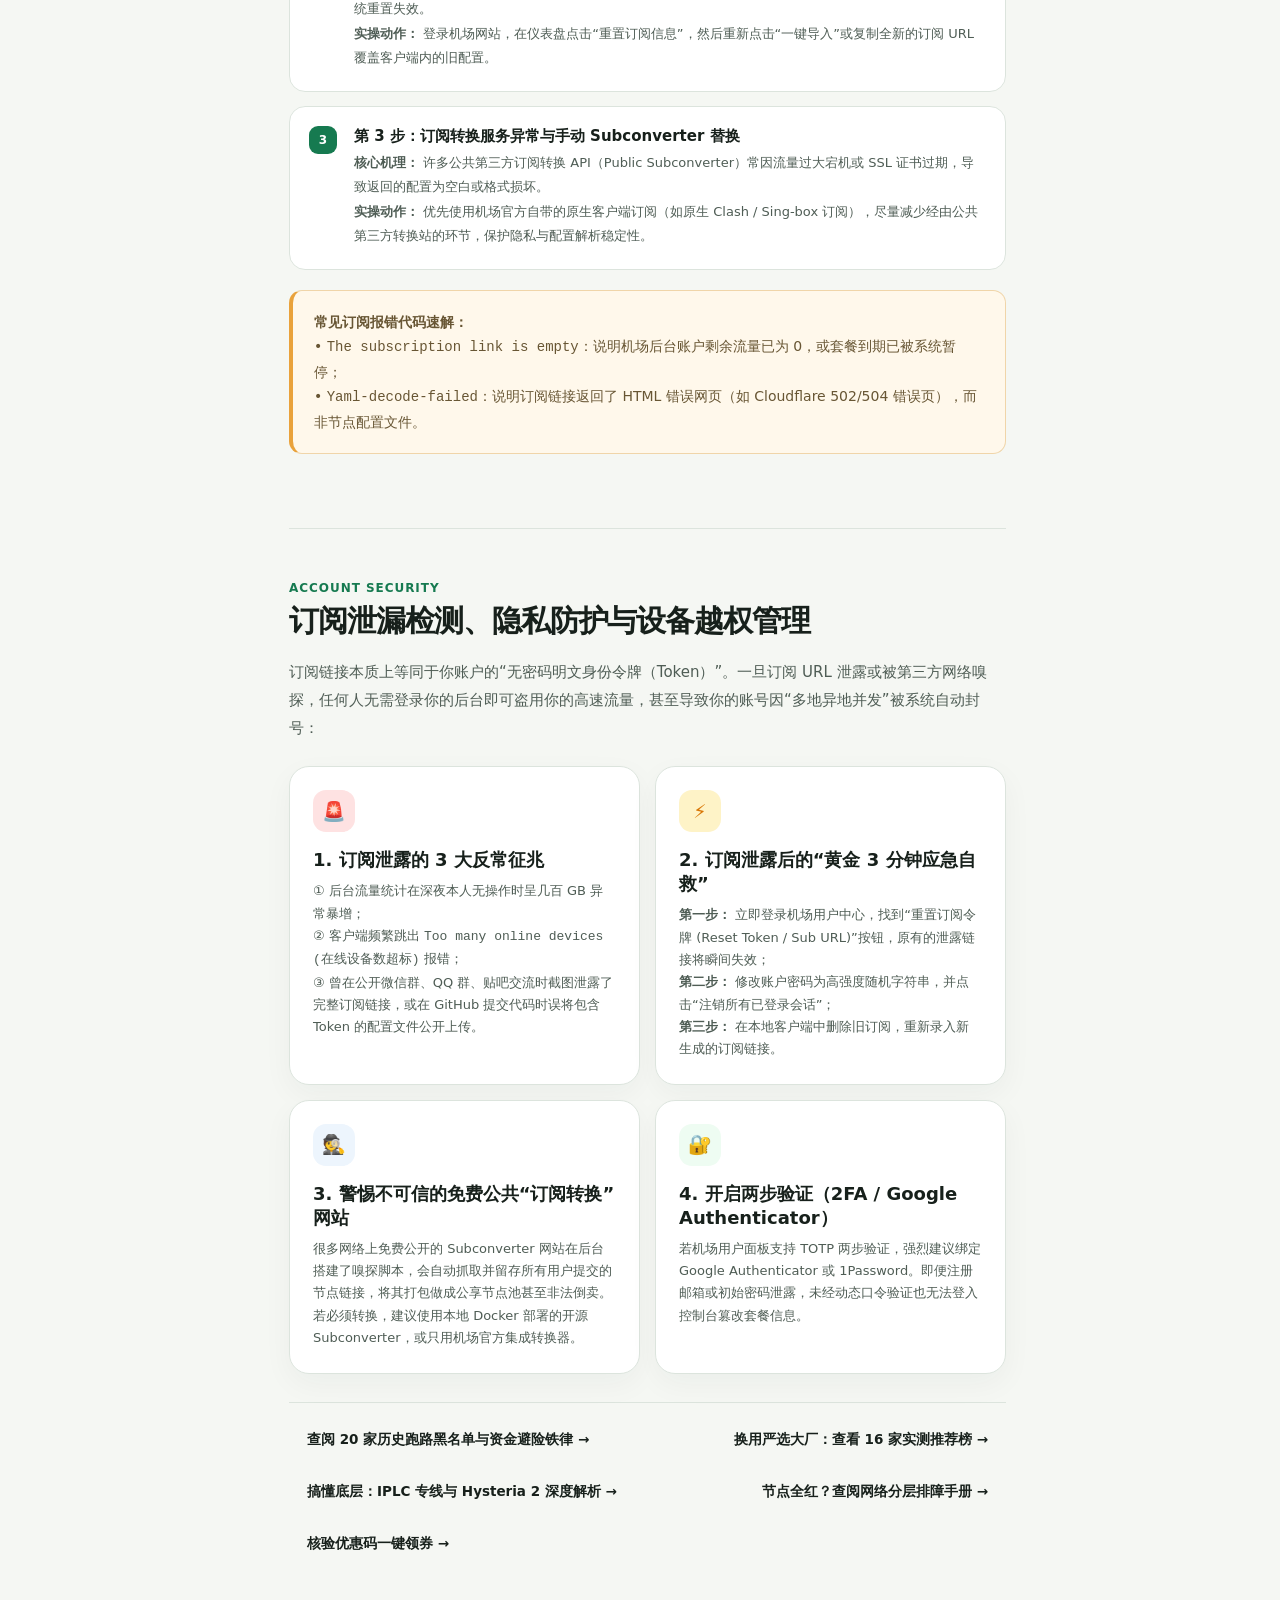
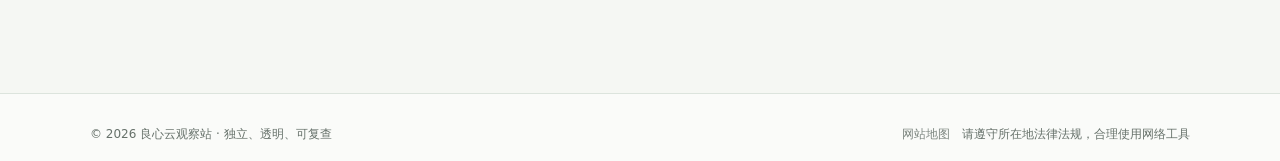
<file: faq.html>
<!doctype html>
<html lang="zh-CN">
<head>
  <meta charset="UTF-8">
  <meta name="viewport" content="width=device-width, initial-scale=1.0">
  <title>常见问题库 · 购买决策/连接失败/速度慢/订阅防盗答疑 · 良心云观察站 (lxyjc.com)</title>
  <meta name="description" content="良心云观察站 (lxyjc.com) 常见问题库。系统归纳购买前避坑、连接中断排障、测速很快看视频卡顿、订阅更新失败与订阅链接泄露应急自救 5 大高频痛点，提供最短恢复技术路径。">
  <meta name="keywords" content="机场FAQ, 常见问题, 订阅更新失败, 测速快看视频卡, 订阅泄露, 机场安全, lxyjc.com">
  <meta name="theme-color" content="#f5f7f3">
  <meta name="robots" content="index, follow, max-snippet:-1, max-image-preview:large, max-video-preview:-1">

  <!-- Canonical & Alternate Links -->
  <link rel="canonical" href="https://lxyjc.com/faq.html">
  <link rel="alternate" hreflang="zh-CN" href="https://lxyjc.com/faq.html">
  <link rel="alternate" hreflang="x-default" href="https://lxyjc.com/faq.html">

  <!-- GEO & Regional Metadata -->
  <meta name="geo.region" content="CN">
  <meta name="geo.placename" content="China">
  <meta name="geo.position" content="35.86166;104.195397">
  <meta name="ICBM" content="35.86166, 104.195397">

  <!-- Open Graph -->
  <meta property="og:site_name" content="良心云观察站">
  <meta property="og:type" content="article">
  <meta property="og:url" content="https://lxyjc.com/faq.html">
  <meta property="og:title" content="常见问题库 · 购买决策/连接失败/速度慢/订阅防盗答疑 · 良心云观察站">
  <meta property="og:description" content="针对购买、连接、速度、订阅与账号安全五大高频痛点的科学自救知识库。">
  <meta property="og:locale" content="zh_CN">

  <!-- Twitter Card -->
  <meta name="twitter:card" content="summary_large_image">
  <meta name="twitter:title" content="常见问题库 · 购买决策/连接失败/速度慢/订阅防盗答疑 · 良心云观察站">
  <meta name="twitter:description" content="针对购买、连接、速度、订阅与账号安全五大高频痛点的科学自救知识库。">

  <!-- Schema.org Structured Data (GEO / FAQPage) -->
  <script type="application/ld+json">
  {
    "@context": "https://schema.org",
    "@type": "FAQPage",
    "mainEntity": [
      {
        "@type": "Question",
        "name": "购买机场前最应该注意哪些计费陷阱？",
        "acceptedAnswer": {
          "@type": "Answer",
          "text": "务必恪守首月月付铁律，警惕年付折算虚假月付；购买前核查 1.0x 标准倍率节点占比，避免高倍率隐蔽扣费；确认客户端协议兼容性与官方售后响应渠道。"
        }
      },
      {
        "@type": "Question",
        "name": "导入订阅后节点全部显示超时或连不上怎么办？",
        "acceptedAnswer": {
          "@type": "Answer",
          "text": "检查本地系统时间与北京时间误差是否超过 60 秒；排查 7890 端口冲突并清理僵尸内核；切换全局模式排查分流规则误判，或开启 Fake-IP 与加密 DoH。"
        }
      },
      {
        "@type": "Question",
        "name": "为什么测速跑满几百兆，看 4K 视频依然卡顿？",
        "acceptedAnswer": {
          "@type": "Answer",
          "text": "瞬时带宽不等于持续吞吐。晚高峰公网丢包、开启 Mux 多路复用引发队头阻塞、本地 2.4GHz Wi-Fi 干扰或热门节点拥挤都会导致卡死，建议关闭 Mux 并换用 5G Wi-Fi。"
        }
      },
      {
        "@type": "Question",
        "name": "订阅更新失败提示网络错误如何恢复？",
        "acceptedAnswer": {
          "@type": "Answer",
          "text": "开启客户端通过当前代理更新订阅选项破解阻断；登录后台重置订阅令牌；尽量使用机场原生订阅，避免不可靠的公共第三方订阅转换 API。"
        }
      },
      {
        "@type": "Question",
        "name": "订阅链接泄露被盗用如何紧急自救？",
        "acceptedAnswer": {
          "@type": "Answer",
          "text": "立即登录用户中心点击重置订阅链接令旧链接瞬间失效；修改高强度密码并注销全设备会话；客户端删除旧配置并重新导入新链接。"
        }
      }
    ]
  }
  </script>

  <link rel="stylesheet" href="assets/styles.css">
</head>
<body data-page="faq">
  <header class="site-header">
    <div class="header-inner">
      <a class="brand" href="index.html" aria-label="返回首页"><span class="brand-mark">良</span><span class="brand-text">良心云观察站<small>Honest Cloud Index</small></span></a>
      <nav class="main-nav" id="main-nav" aria-label="主导航"></nav>
      <div class="header-actions">
        <button class="icon-button search-button" id="search-button" aria-label="搜索"><span>⌕</span><span>搜索</span><kbd>Ctrl K</kbd></button>
        <button class="menu-button" id="menu-button" aria-label="打开菜单">☰</button>
      </div>
    </div>
  </header>
  <div class="mobile-overlay" id="mobile-overlay"></div>
  <div class="page-shell">
    <aside class="left-sidebar" id="left-sidebar"></aside>
    <main class="main-content" id="main-content"></main>
    <aside class="right-sidebar"><div class="outline" id="outline"></div></aside>
  </div>
  <footer class="site-footer"><div class="footer-inner"><span>© <span id="year"></span> 良心云观察站 · 独立、透明、可复查</span><span>请遵守所在地法律法规，合理使用网络工具</span></div></footer>
  <div class="search-modal" id="search-modal" role="dialog" aria-modal="true" aria-label="搜索栏目"><div class="search-panel"><div class="search-field"><span>⌕</span><input id="search-input" type="search" placeholder="搜索栏目或主题…" autocomplete="off"></div><div class="search-results" id="search-results"></div></div></div>
  <script src="assets/content.js"></script>
  <script src="assets/app.js"></script>
</body>
</html>
</file>
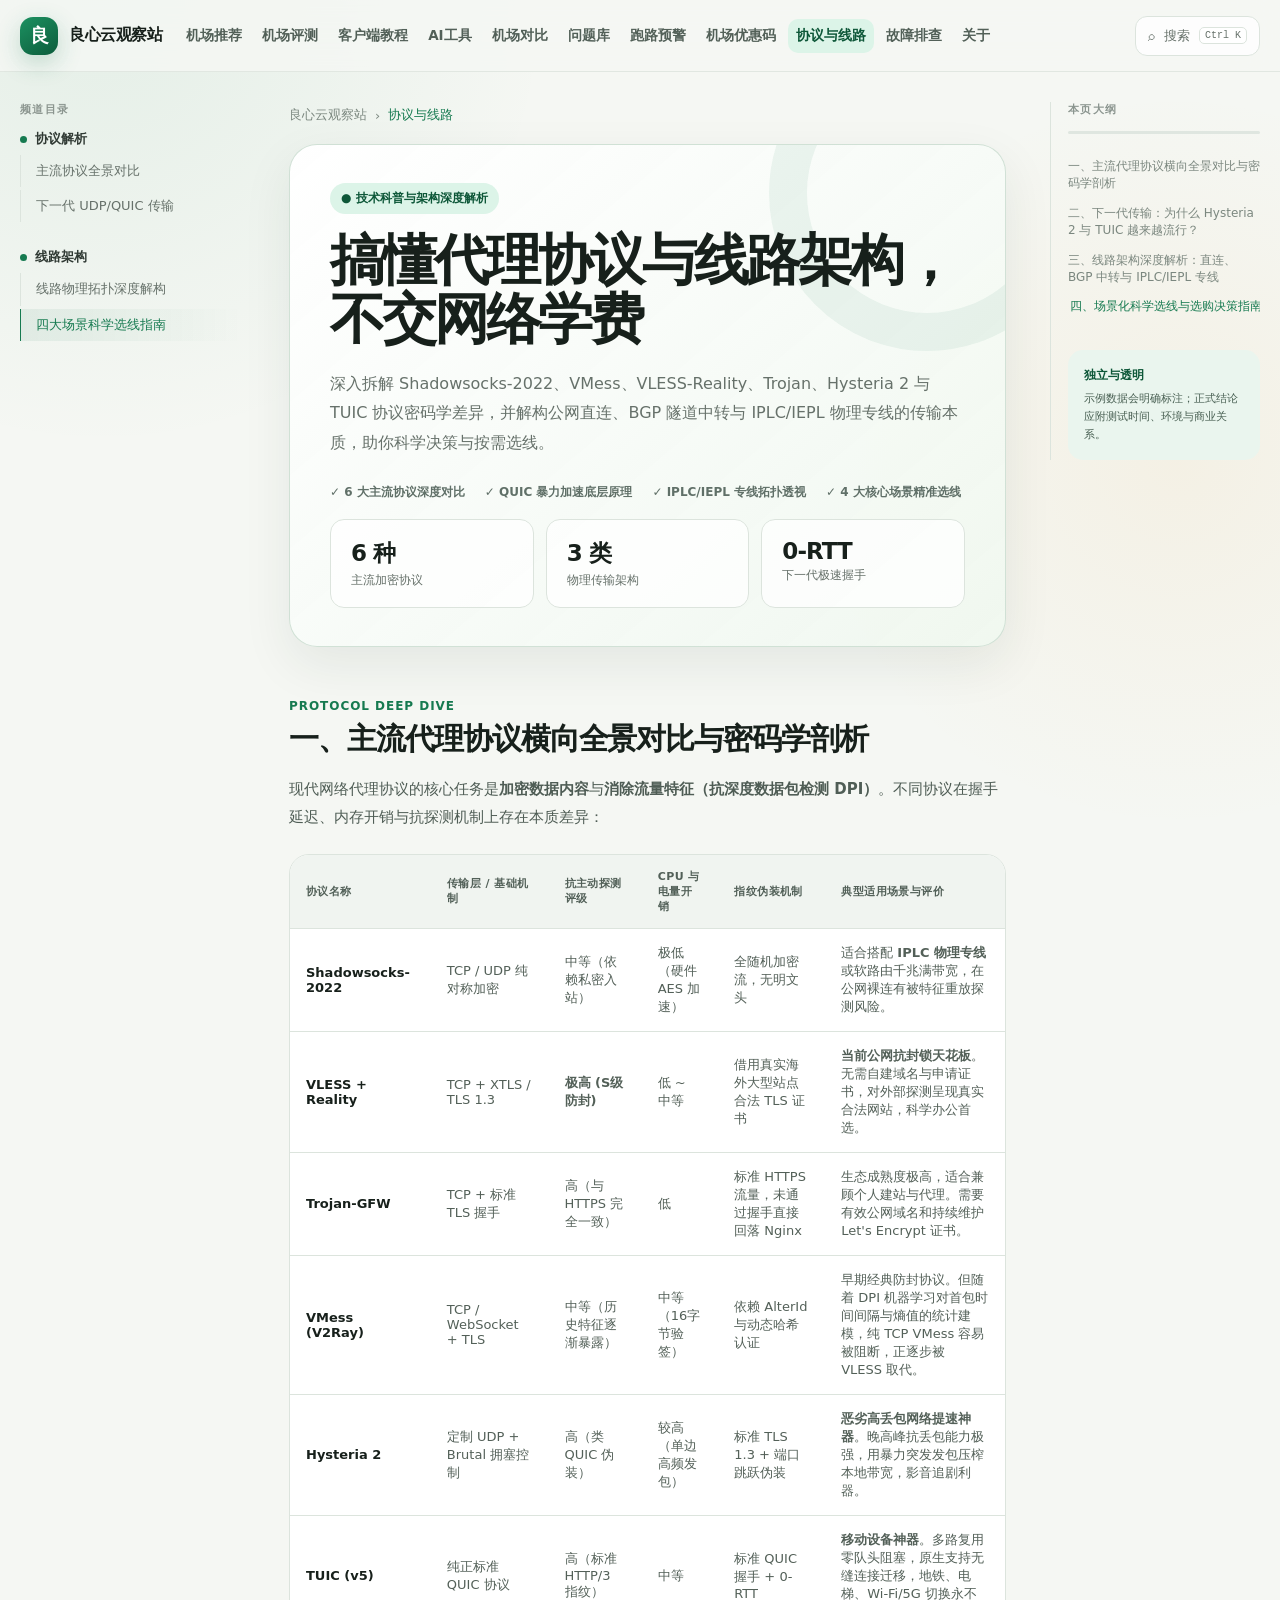
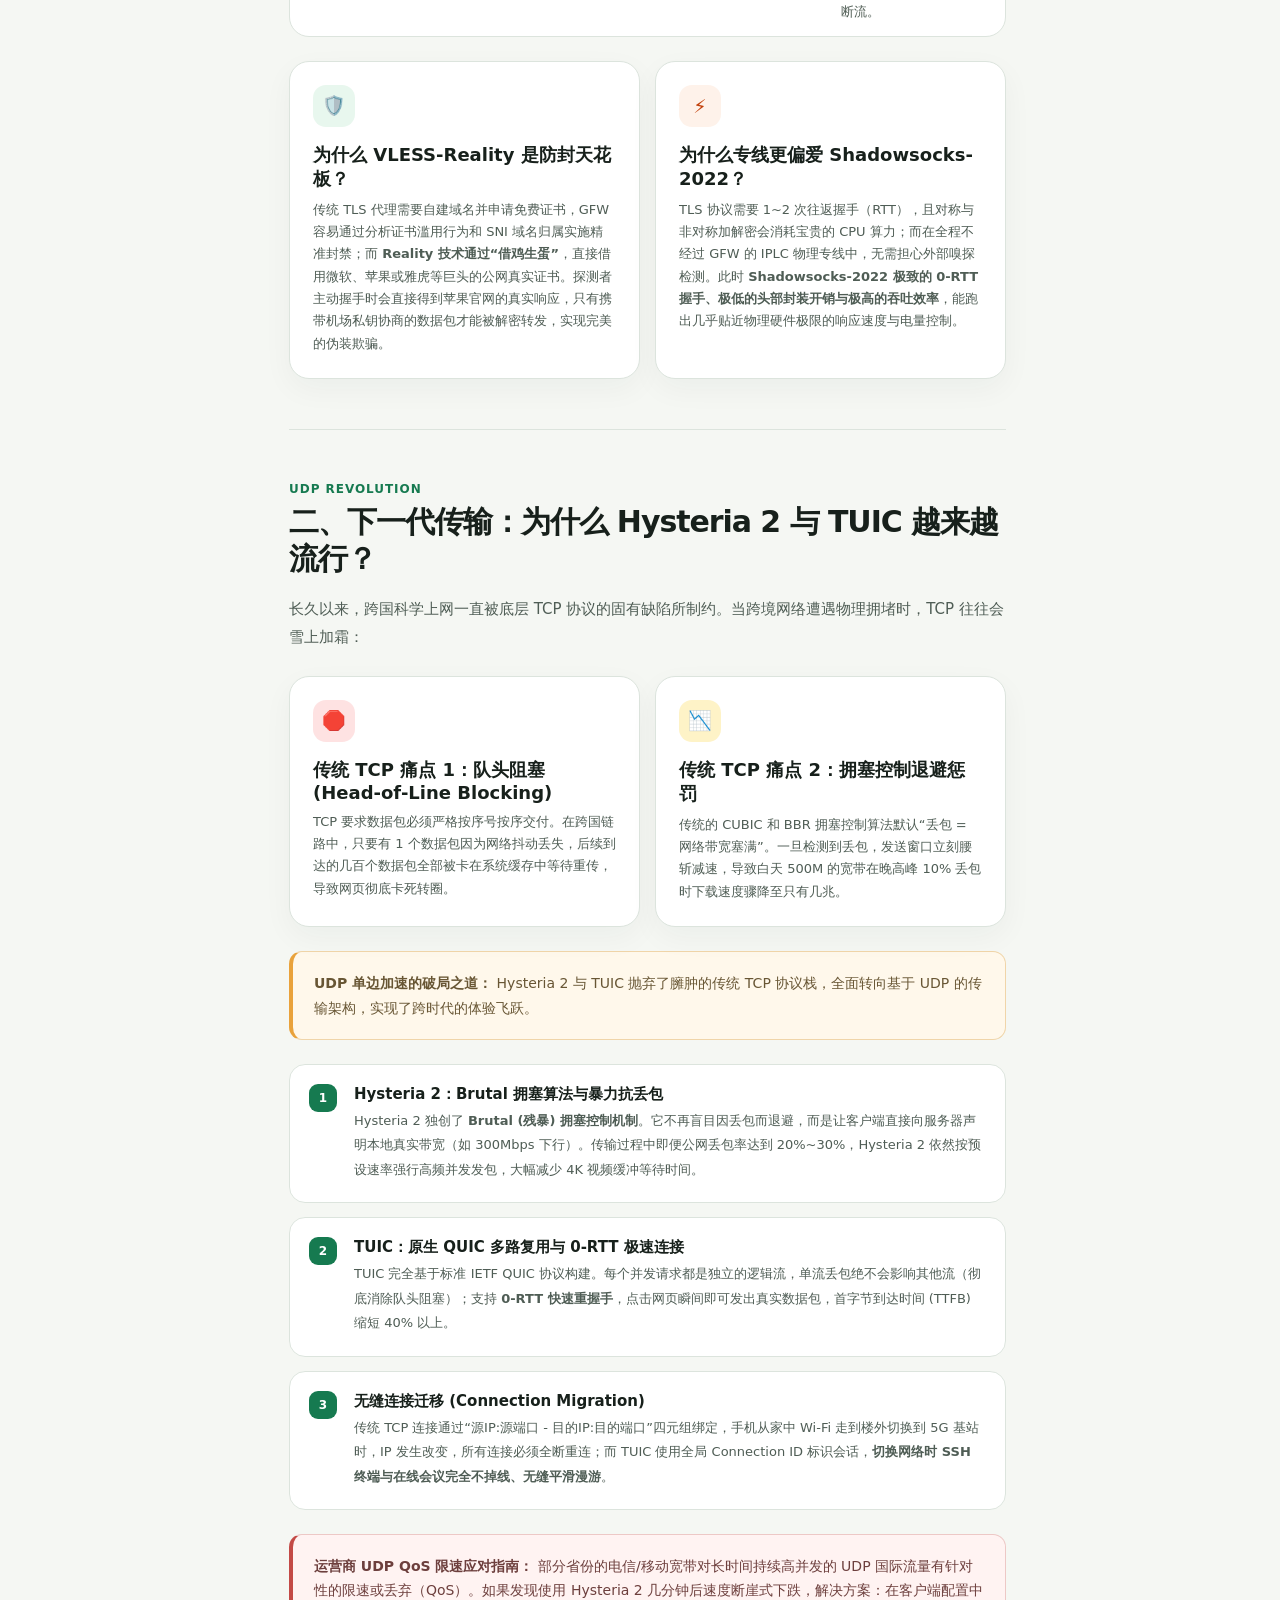
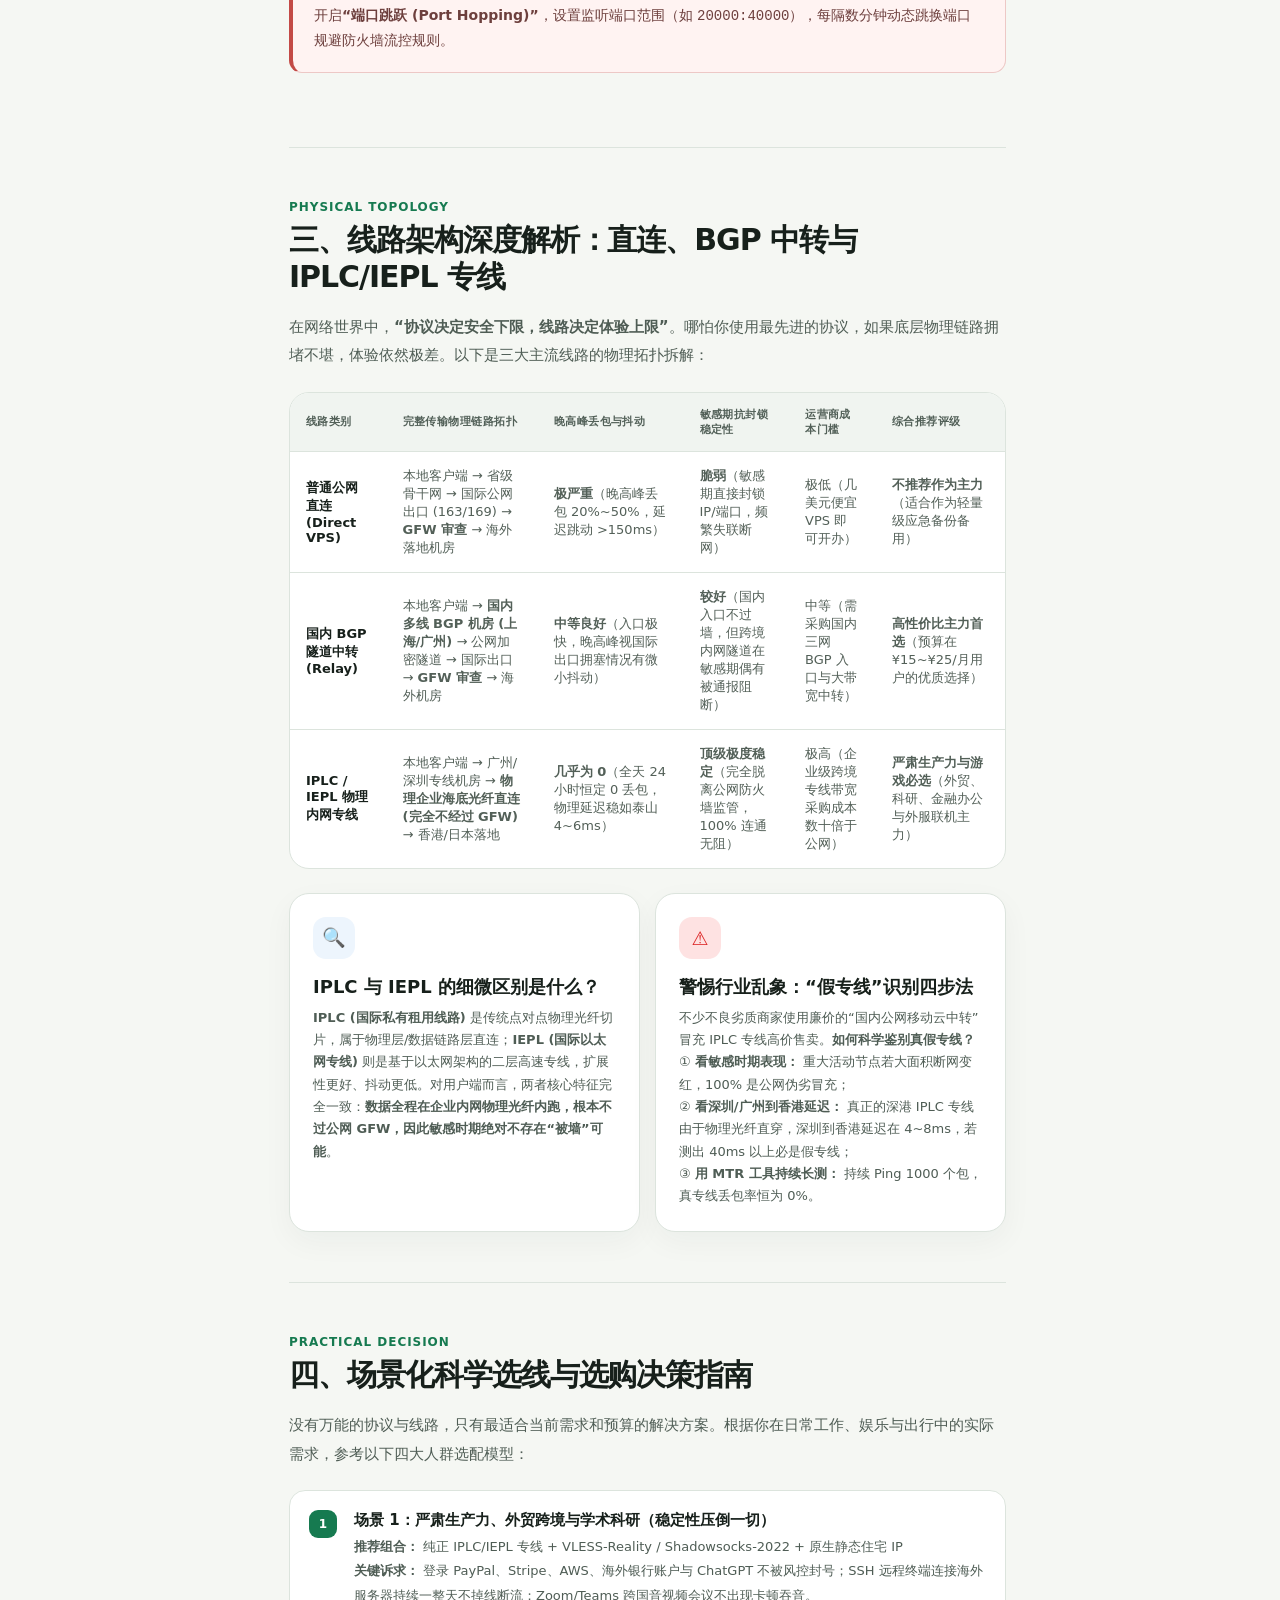
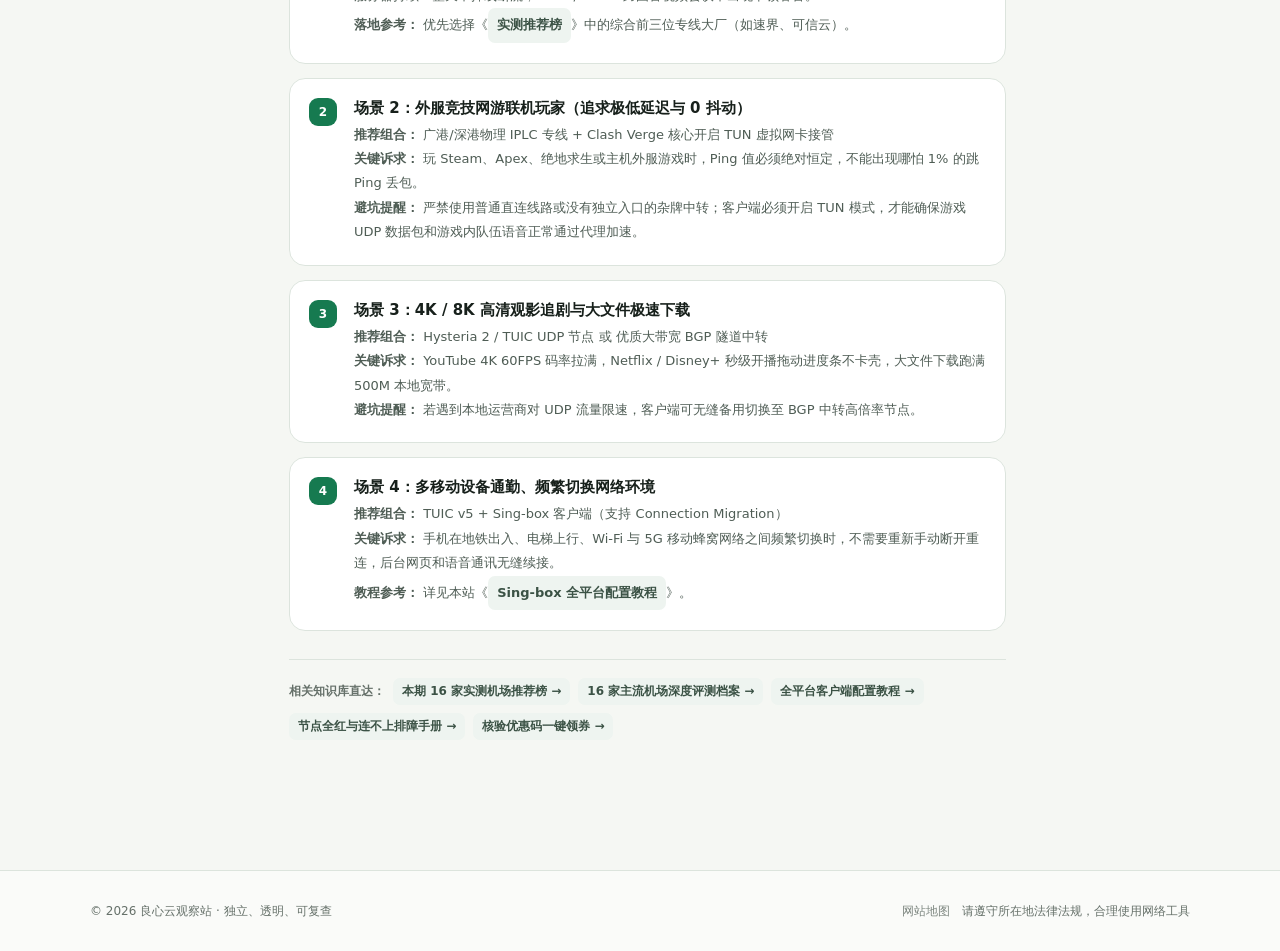
<file: protocols.html>
<!doctype html>
<html lang="zh-CN">
<head>
  <meta charset="UTF-8">
  <meta name="viewport" content="width=device-width, initial-scale=1.0">
  <title>协议与线路深度解析 · IPLC 专线与 Hysteria 2 科学科普 · 良心云观察站 (lxyjc.com)</title>
  <meta name="description" content="良心云观察站 (lxyjc.com) 从底层物理光纤到传输层拥塞控制，深度解析 IPLC/IEPL 企业专线与公网 BGP 隧道的本质区别，剖析 Hysteria 2、TUIC v5、VLESS-Reality 等前沿协议晚高峰抗恶劣丢包原理。">
  <meta name="keywords" content="IPLC专线, IEPL专线, Hysteria 2, TUIC, VLESS, Shadowsocks-2022, 专线原理, 晚高峰抗丢包, 翻墙协议, lxyjc.com">
  <meta name="theme-color" content="#f5f7f3">
  <meta name="robots" content="index, follow, max-snippet:-1, max-image-preview:large, max-video-preview:-1">

  <!-- Canonical & Alternate Links -->
  <link rel="canonical" href="https://lxyjc.com/protocols.html">
  <link rel="alternate" hreflang="zh-CN" href="https://lxyjc.com/protocols.html">
  <link rel="alternate" hreflang="x-default" href="https://lxyjc.com/protocols.html">

  <!-- GEO & Regional Metadata -->
  <meta name="geo.region" content="CN">
  <meta name="geo.placename" content="China">
  <meta name="geo.position" content="35.86166;104.195397">
  <meta name="ICBM" content="35.86166, 104.195397">

  <!-- Open Graph -->
  <meta property="og:site_name" content="良心云观察站">
  <meta property="og:type" content="article">
  <meta property="og:url" content="https://lxyjc.com/protocols.html">
  <meta property="og:title" content="协议与线路深度解析 · IPLC 专线与 Hysteria 2 科学科普 · 良心云观察站">
  <meta property="og:description" content="从物理光纤到拥塞控制，深入解析 IPLC 专线与 Hysteria 2 协议的抗丢包技术细节。">
  <meta property="og:locale" content="zh_CN">

  <!-- Twitter Card -->
  <meta name="twitter:card" content="summary_large_image">
  <meta name="twitter:title" content="协议与线路深度解析 · IPLC 专线与 Hysteria 2 科学科普 · 良心云观察站">
  <meta name="twitter:description" content="从物理光纤到拥塞控制，深入解析 IPLC 专线与 Hysteria 2 协议的抗丢包技术细节。">

  <!-- Schema.org Structured Data (GEO) -->
  <script type="application/ld+json">
  {
    "@context": "https://schema.org",
    "@type": "TechArticle",
    "headline": "网络代理协议与物理线路技术深度科普",
    "url": "https://lxyjc.com/protocols.html",
    "description": "深入解析 IPLC/IEPL 物理专线与 Hysteria 2、TUIC、VLESS-Reality 协议的底层运作机制与技术选型。",
    "publisher": {
      "@type": "Organization",
      "name": "良心云观察站",
      "url": "https://lxyjc.com/"
    }
  }
  </script>

  <link rel="stylesheet" href="assets/styles.css">
</head>
<body data-page="protocols">
  <header class="site-header">
    <div class="header-inner">
      <a class="brand" href="index.html" aria-label="返回首页"><span class="brand-mark">良</span><span class="brand-text">良心云观察站<small>Honest Cloud Index</small></span></a>
      <nav class="main-nav" id="main-nav" aria-label="主导航"></nav>
      <div class="header-actions">
        <button class="icon-button search-button" id="search-button" aria-label="搜索"><span>⌕</span><span>搜索</span><kbd>Ctrl K</kbd></button>
        <button class="menu-button" id="menu-button" aria-label="打开菜单">☰</button>
      </div>
    </div>
  </header>
  <div class="mobile-overlay" id="mobile-overlay"></div>
  <div class="page-shell">
    <aside class="left-sidebar" id="left-sidebar"></aside>
    <main class="main-content" id="main-content"></main>
    <aside class="right-sidebar"><div class="outline" id="outline"></div></aside>
  </div>
  <footer class="site-footer"><div class="footer-inner"><span>© <span id="year"></span> 良心云观察站 · 独立、透明、可复查</span><span>请遵守所在地法律法规，合理使用网络工具</span></div></footer>
  <div class="search-modal" id="search-modal" role="dialog" aria-modal="true" aria-label="搜索栏目"><div class="search-panel"><div class="search-field"><span>⌕</span><input id="search-input" type="search" placeholder="搜索栏目或主题…" autocomplete="off"></div><div class="search-results" id="search-results"></div></div></div>
  <script src="assets/content.js"></script>
  <script src="assets/app.js"></script>
</body>
</html>
</file>
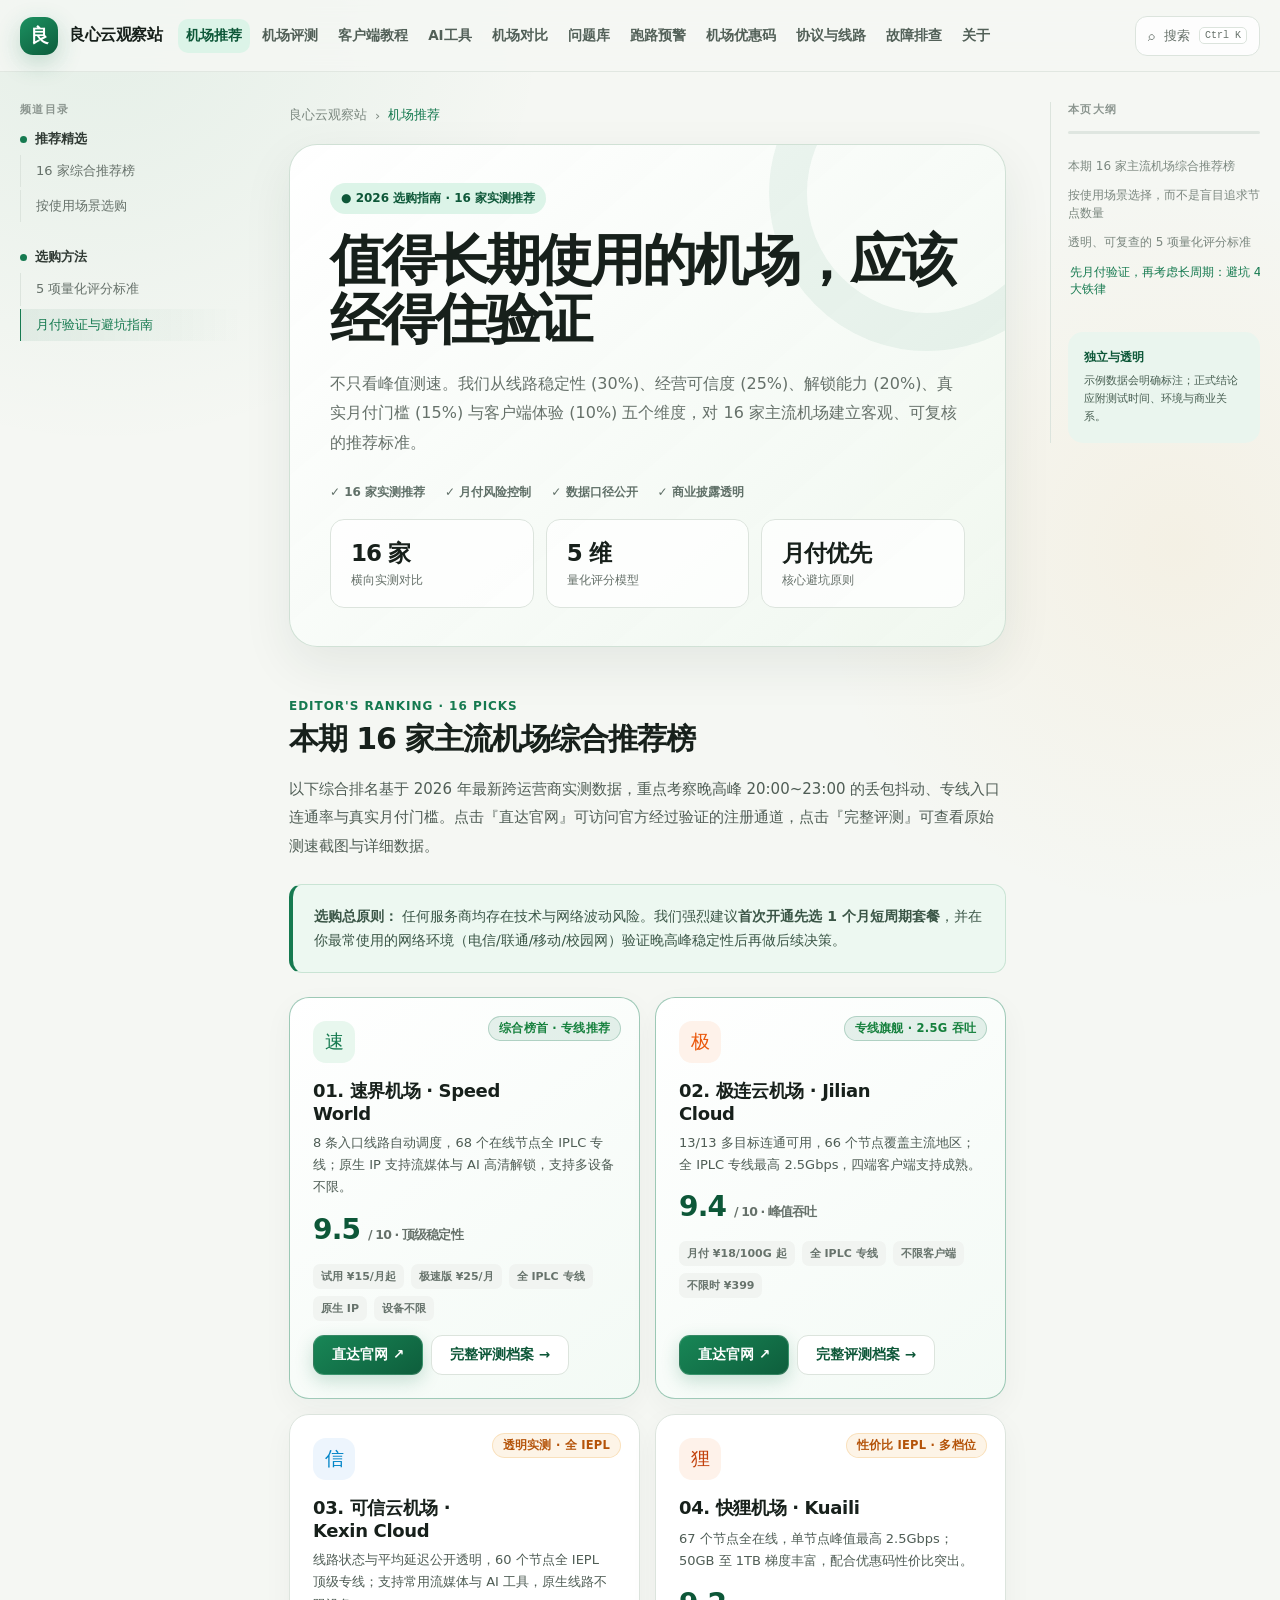
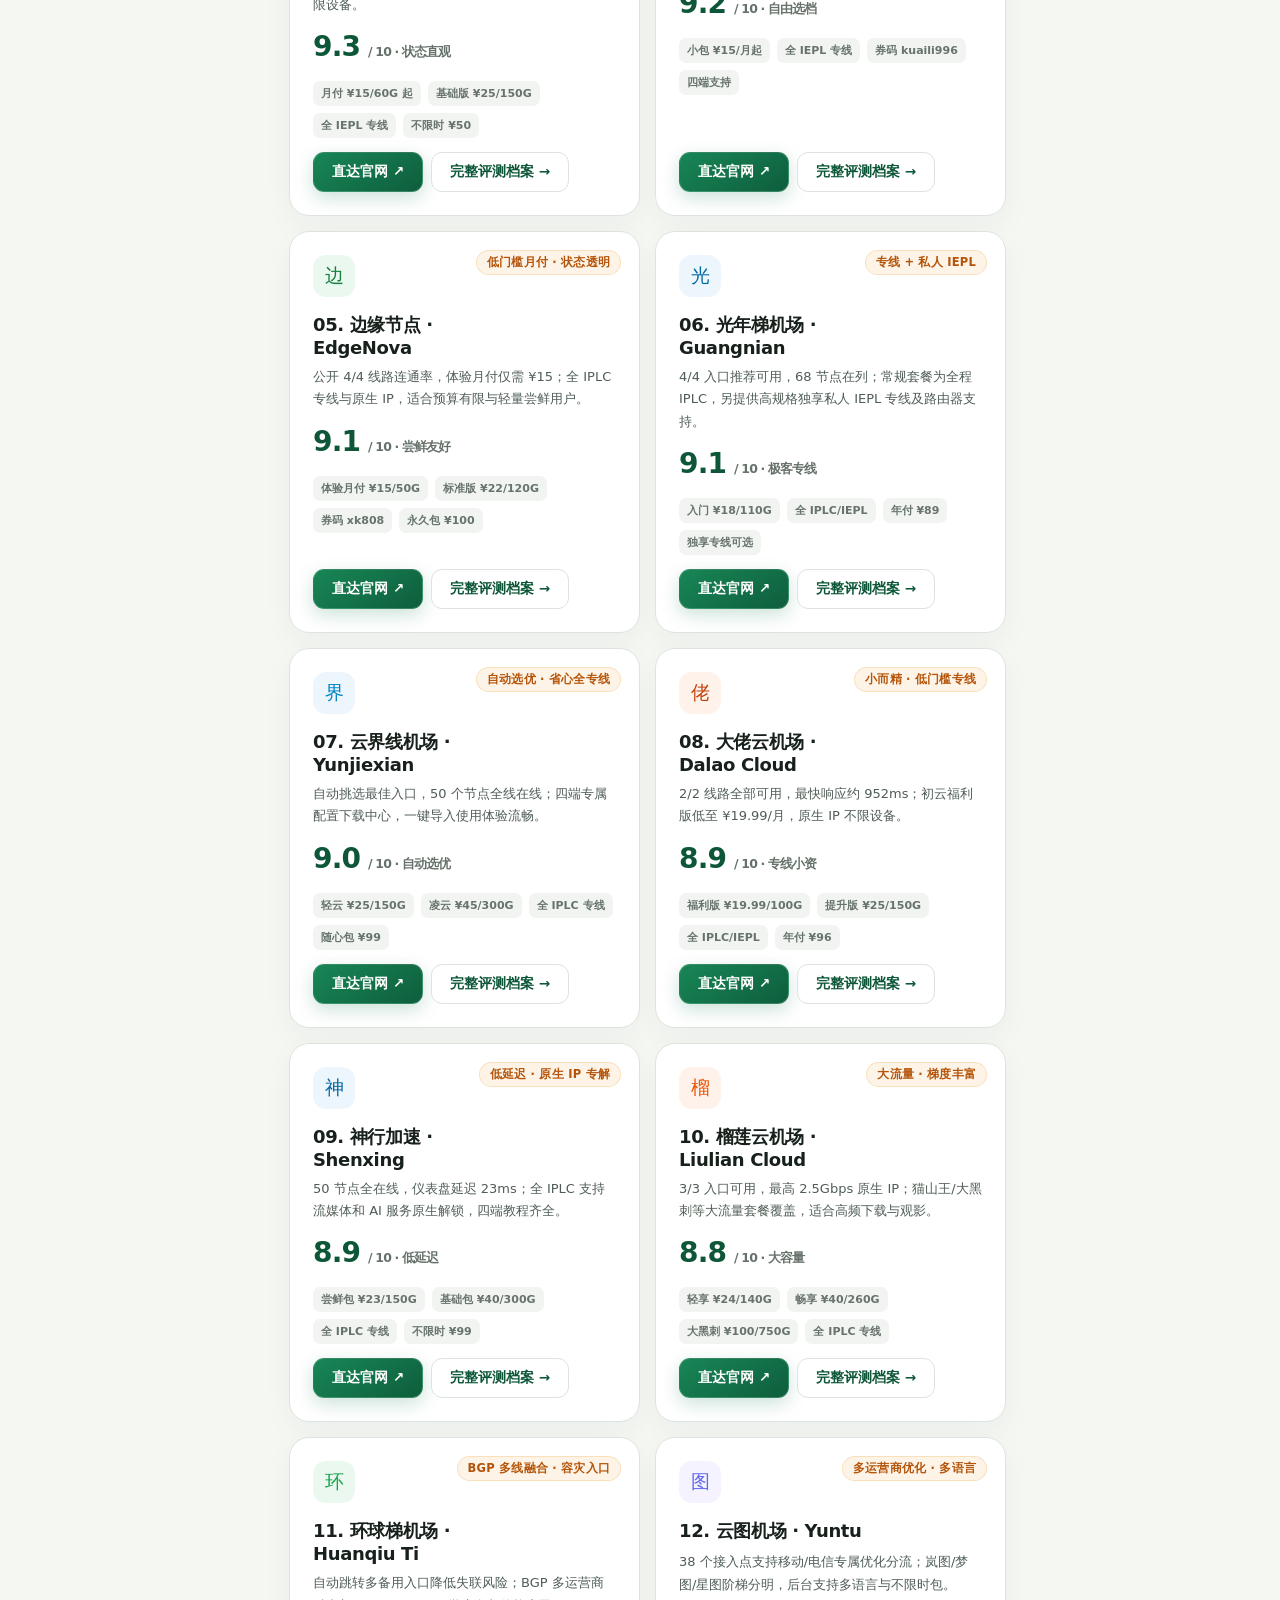
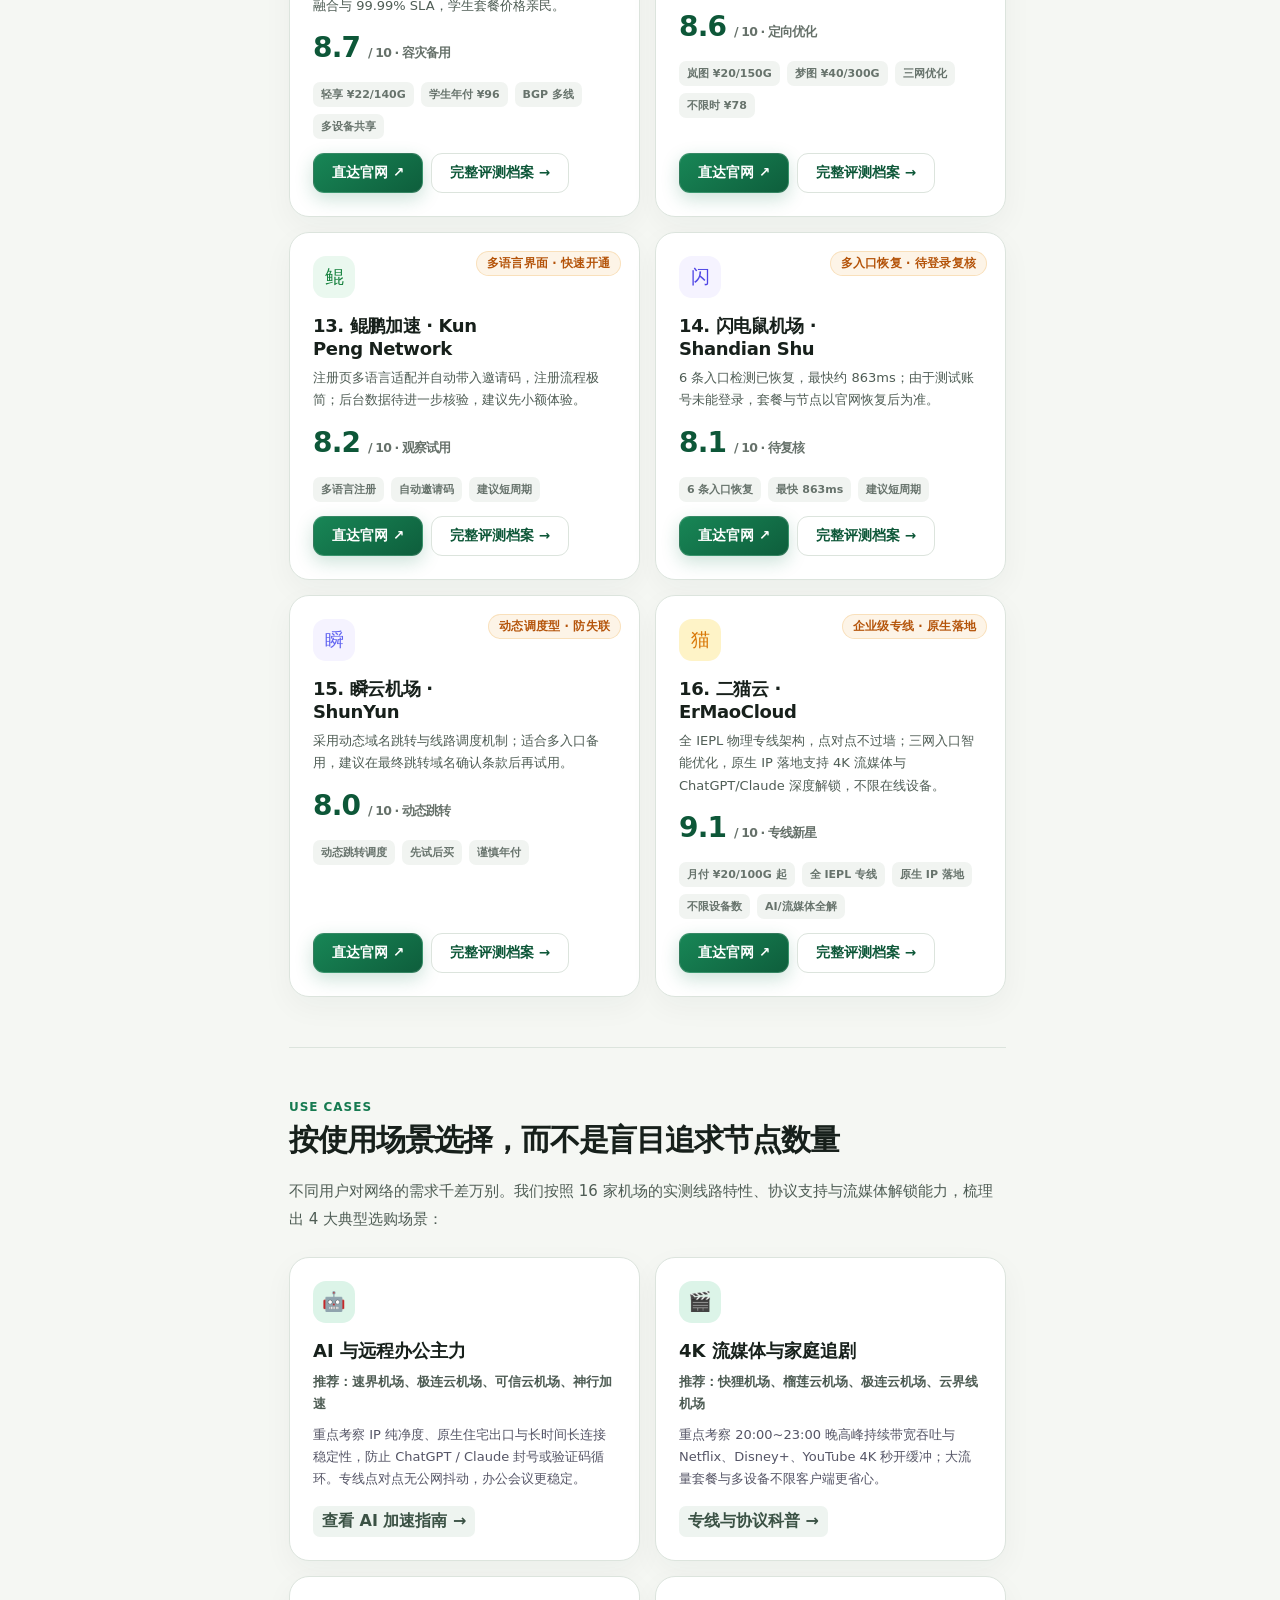
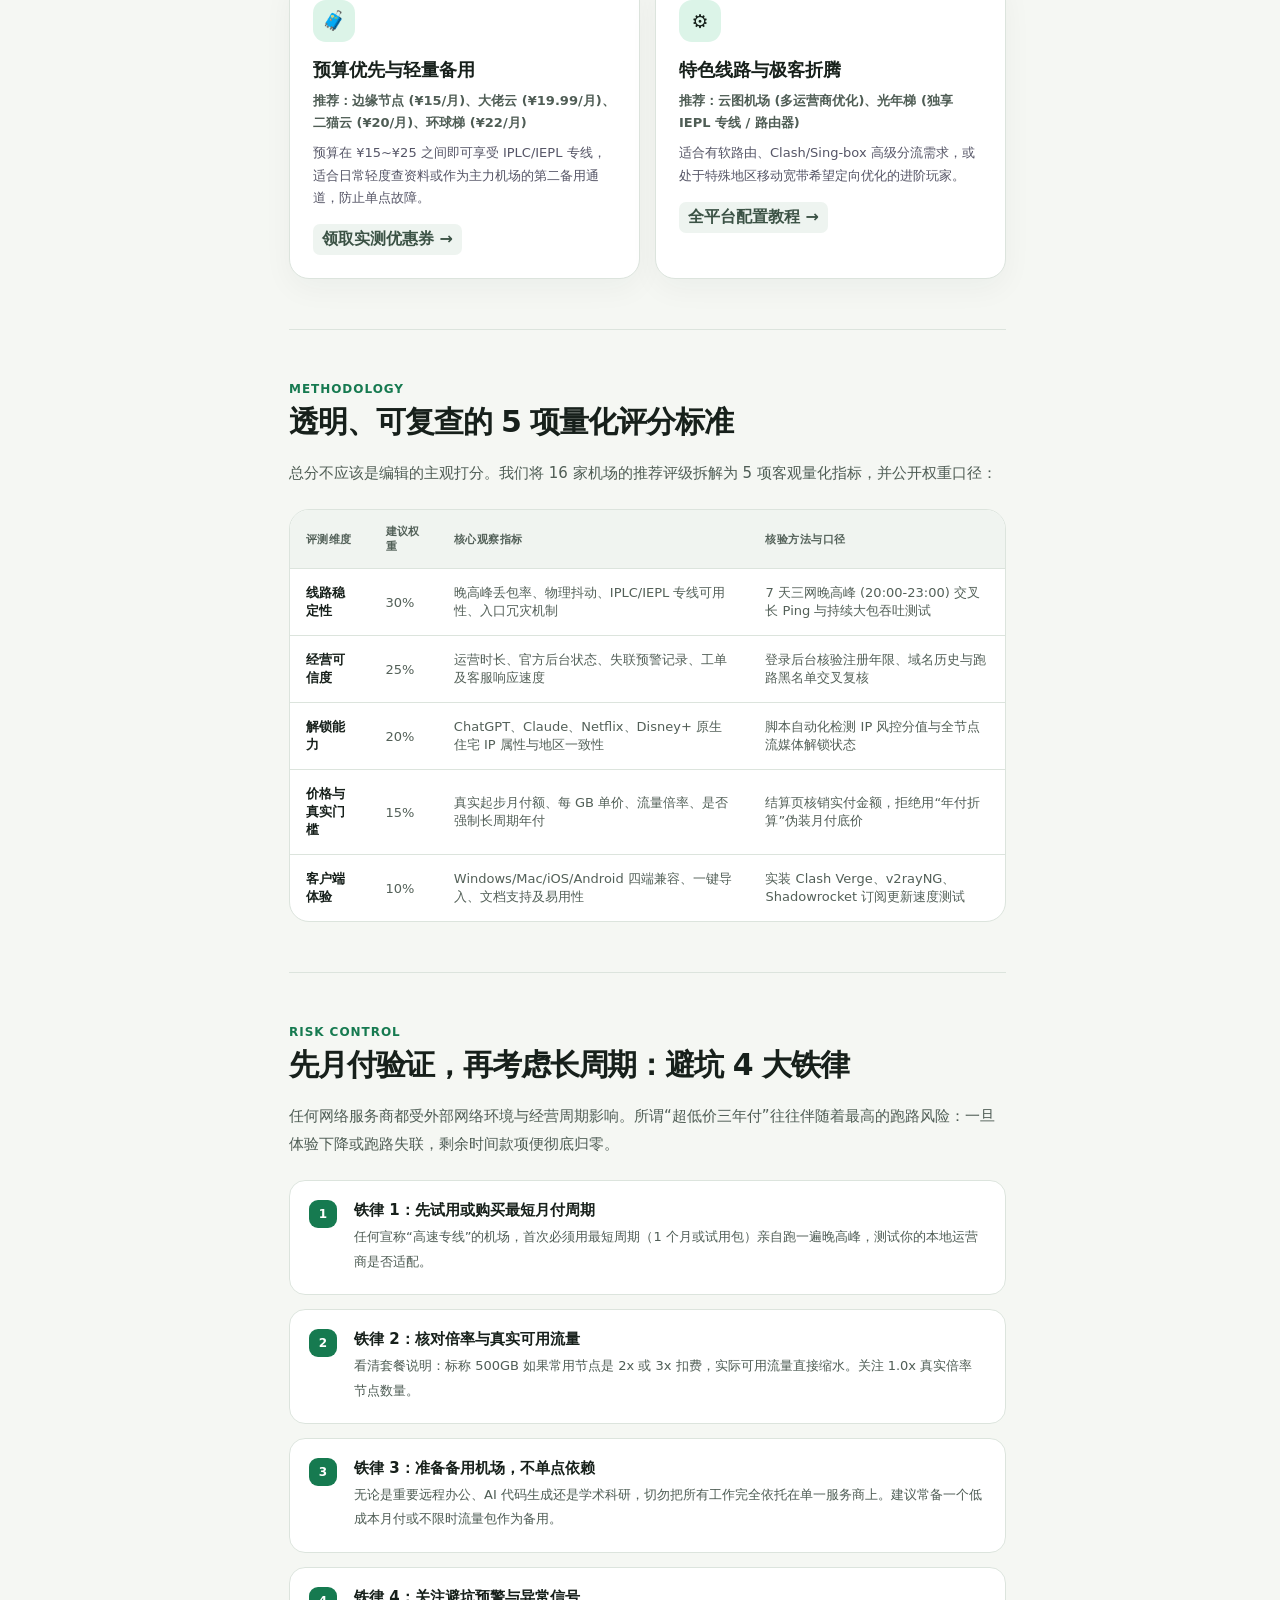
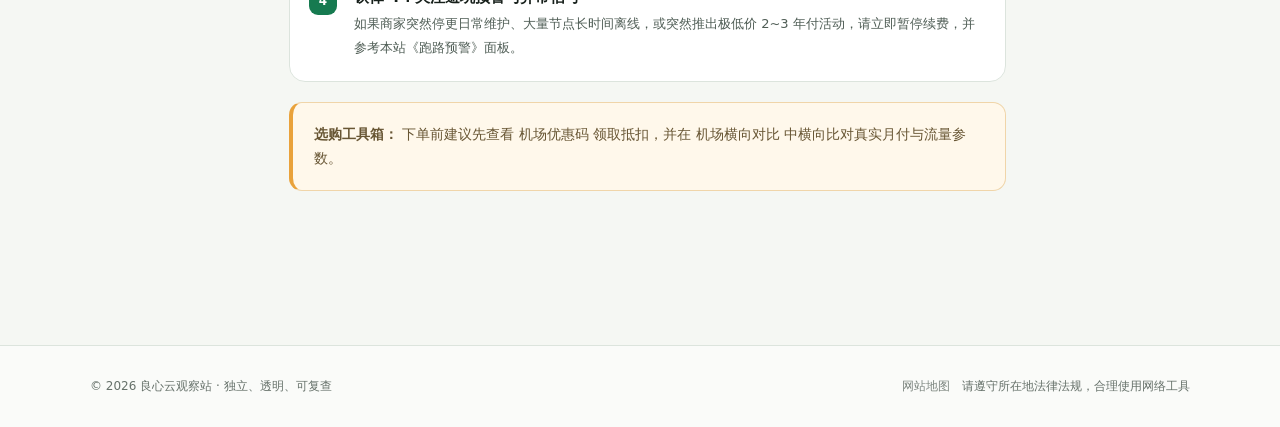
<file: recommendations.html>
<!doctype html>
<html lang="zh-CN">
<head>
  <meta charset="UTF-8">
  <meta name="viewport" content="width=device-width, initial-scale=1.0">
  <title>机场推荐 · 2026 稳定高速机场测速榜单 · 良心云观察站 (lxyjc.com)</title>
  <meta name="description" content="良心云观察站 (lxyjc.com) 2026 最新机场实测推荐榜。精选 16 家全 IPLC 企业内网专线与高速中转机场，覆盖晚高峰 20:00~23:00 丢包率测速跑分、原生住宅 IP 纯净度检测及 Netflix/ChatGPT 解锁评测。">
  <meta name="keywords" content="机场推荐, 梯子推荐, 2026机场推荐, IPLC专线机场, 科学上网, 翻墙机场, Clash机场, 晚高峰测速, 良心云观察站, lxyjc.com">
  <meta name="theme-color" content="#f5f7f3">
  <meta name="robots" content="index, follow, max-snippet:-1, max-image-preview:large, max-video-preview:-1">

  <!-- Canonical & Alternate Links -->
  <link rel="canonical" href="https://lxyjc.com/recommendations.html">
  <link rel="alternate" hreflang="zh-CN" href="https://lxyjc.com/recommendations.html">
  <link rel="alternate" hreflang="x-default" href="https://lxyjc.com/recommendations.html">

  <!-- GEO & Regional Metadata -->
  <meta name="geo.region" content="CN">
  <meta name="geo.placename" content="China">
  <meta name="geo.position" content="35.86166;104.195397">
  <meta name="ICBM" content="35.86166, 104.195397">

  <!-- Open Graph -->
  <meta property="og:site_name" content="良心云观察站">
  <meta property="og:type" content="article">
  <meta property="og:url" content="https://lxyjc.com/recommendations.html">
  <meta property="og:title" content="机场推荐 · 2026 稳定高速机场测速榜单 · 良心云观察站">
  <meta property="og:description" content="精选 16 家全 IPLC/IEPL 专线与高速中转大厂，提供晚高峰持续测速跑分、Netflix 与 AI 解锁评测。">
  <meta property="og:locale" content="zh_CN">

  <!-- Twitter Card -->
  <meta name="twitter:card" content="summary_large_image">
  <meta name="twitter:title" content="机场推荐 · 2026 稳定高速机场测速榜单 · 良心云观察站">
  <meta name="twitter:description" content="精选 16 家全 IPLC/IEPL 专线与高速中转大厂，提供晚高峰持续测速跑分、Netflix 与 AI 解锁评测。">

  <!-- Schema.org Structured Data (GEO) -->
  <script type="application/ld+json">
  {
    "@context": "https://schema.org",
    "@type": "CollectionPage",
    "name": "2026 机场推荐与实测榜单",
    "url": "https://lxyjc.com/recommendations.html",
    "description": "精选 16 家全 IPLC/IEPL 专线与高速中转机场实测推荐榜单。",
    "publisher": {
      "@type": "Organization",
      "name": "良心云观察站",
      "url": "https://lxyjc.com/"
    }
  }
  </script>

  <link rel="stylesheet" href="assets/styles.css">
</head>
<body data-page="recommendations">
  <header class="site-header">
    <div class="header-inner">
      <a class="brand" href="index.html" aria-label="返回首页"><span class="brand-mark">良</span><span class="brand-text">良心云观察站<small>Honest Cloud Index</small></span></a>
      <nav class="main-nav" id="main-nav" aria-label="主导航"></nav>
      <div class="header-actions">
        <button class="icon-button search-button" id="search-button" aria-label="搜索"><span>⌕</span><span>搜索</span><kbd>Ctrl K</kbd></button>
        <button class="menu-button" id="menu-button" aria-label="打开菜单">☰</button>
      </div>
    </div>
  </header>
  <div class="mobile-overlay" id="mobile-overlay"></div>
  <div class="page-shell">
    <aside class="left-sidebar" id="left-sidebar"></aside>
    <main class="main-content" id="main-content"></main>
    <aside class="right-sidebar"><div class="outline" id="outline"></div></aside>
  </div>
  <footer class="site-footer"><div class="footer-inner"><span>© <span id="year"></span> 良心云观察站 · 独立、透明、可复查</span><span>请遵守所在地法律法规，合理使用网络工具</span></div></footer>
  <div class="search-modal" id="search-modal" role="dialog" aria-modal="true" aria-label="搜索栏目"><div class="search-panel"><div class="search-field"><span>⌕</span><input id="search-input" type="search" placeholder="搜索栏目或主题…" autocomplete="off"></div><div class="search-results" id="search-results"></div></div></div>
  <script src="assets/content.js"></script>
  <script src="assets/app.js"></script>
</body>
</html>
</file>
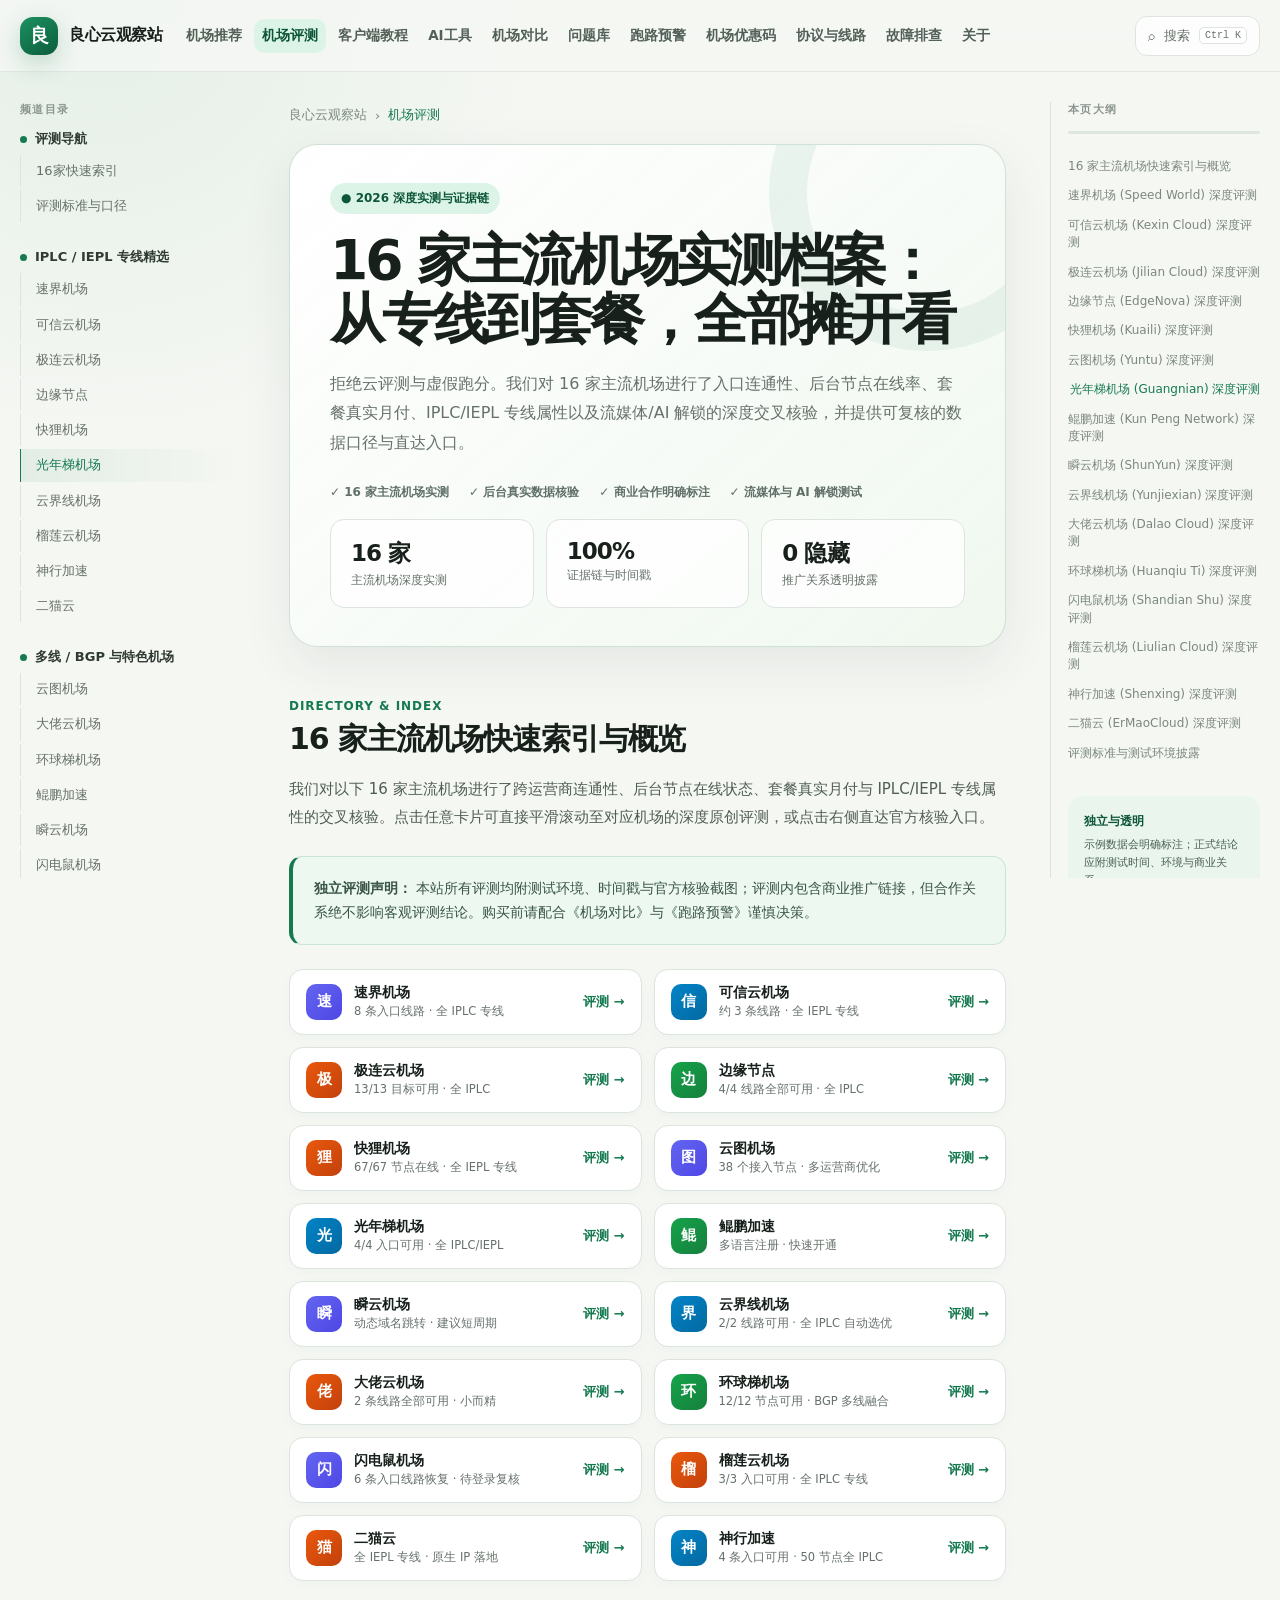
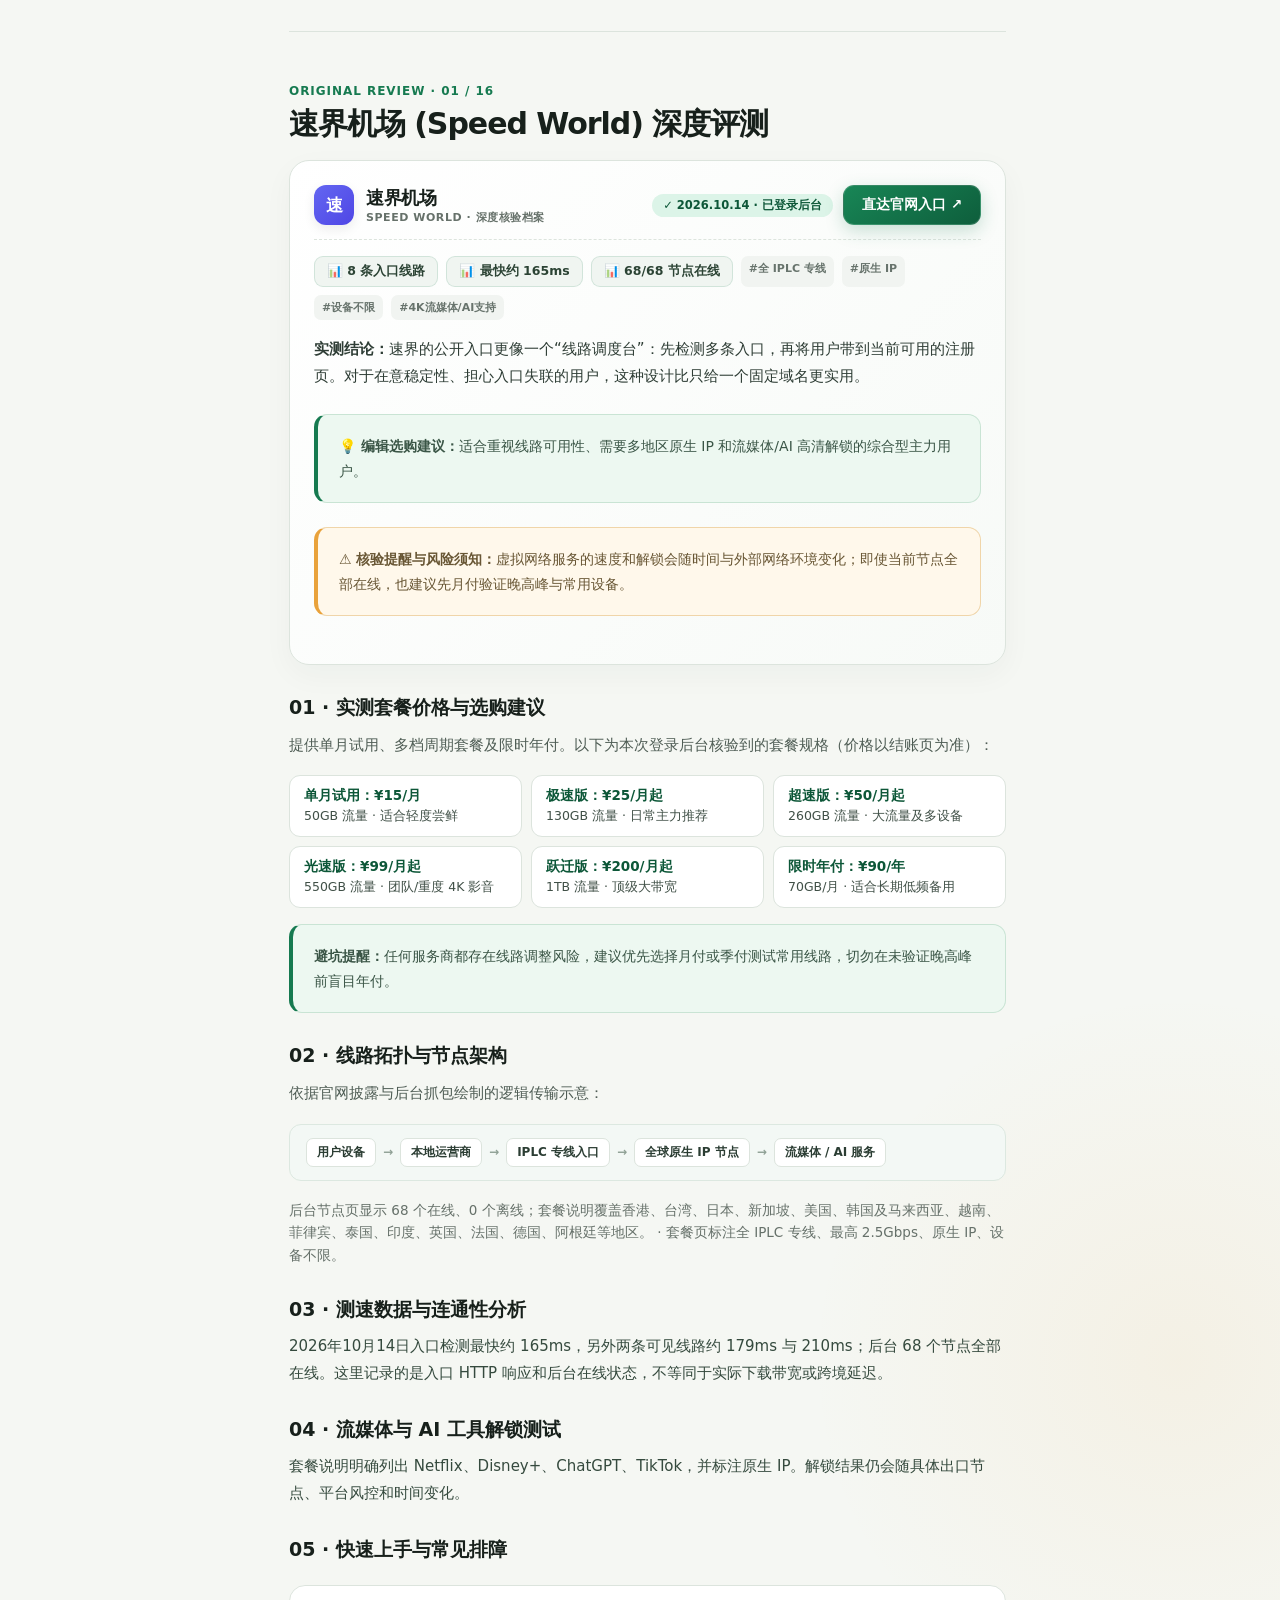
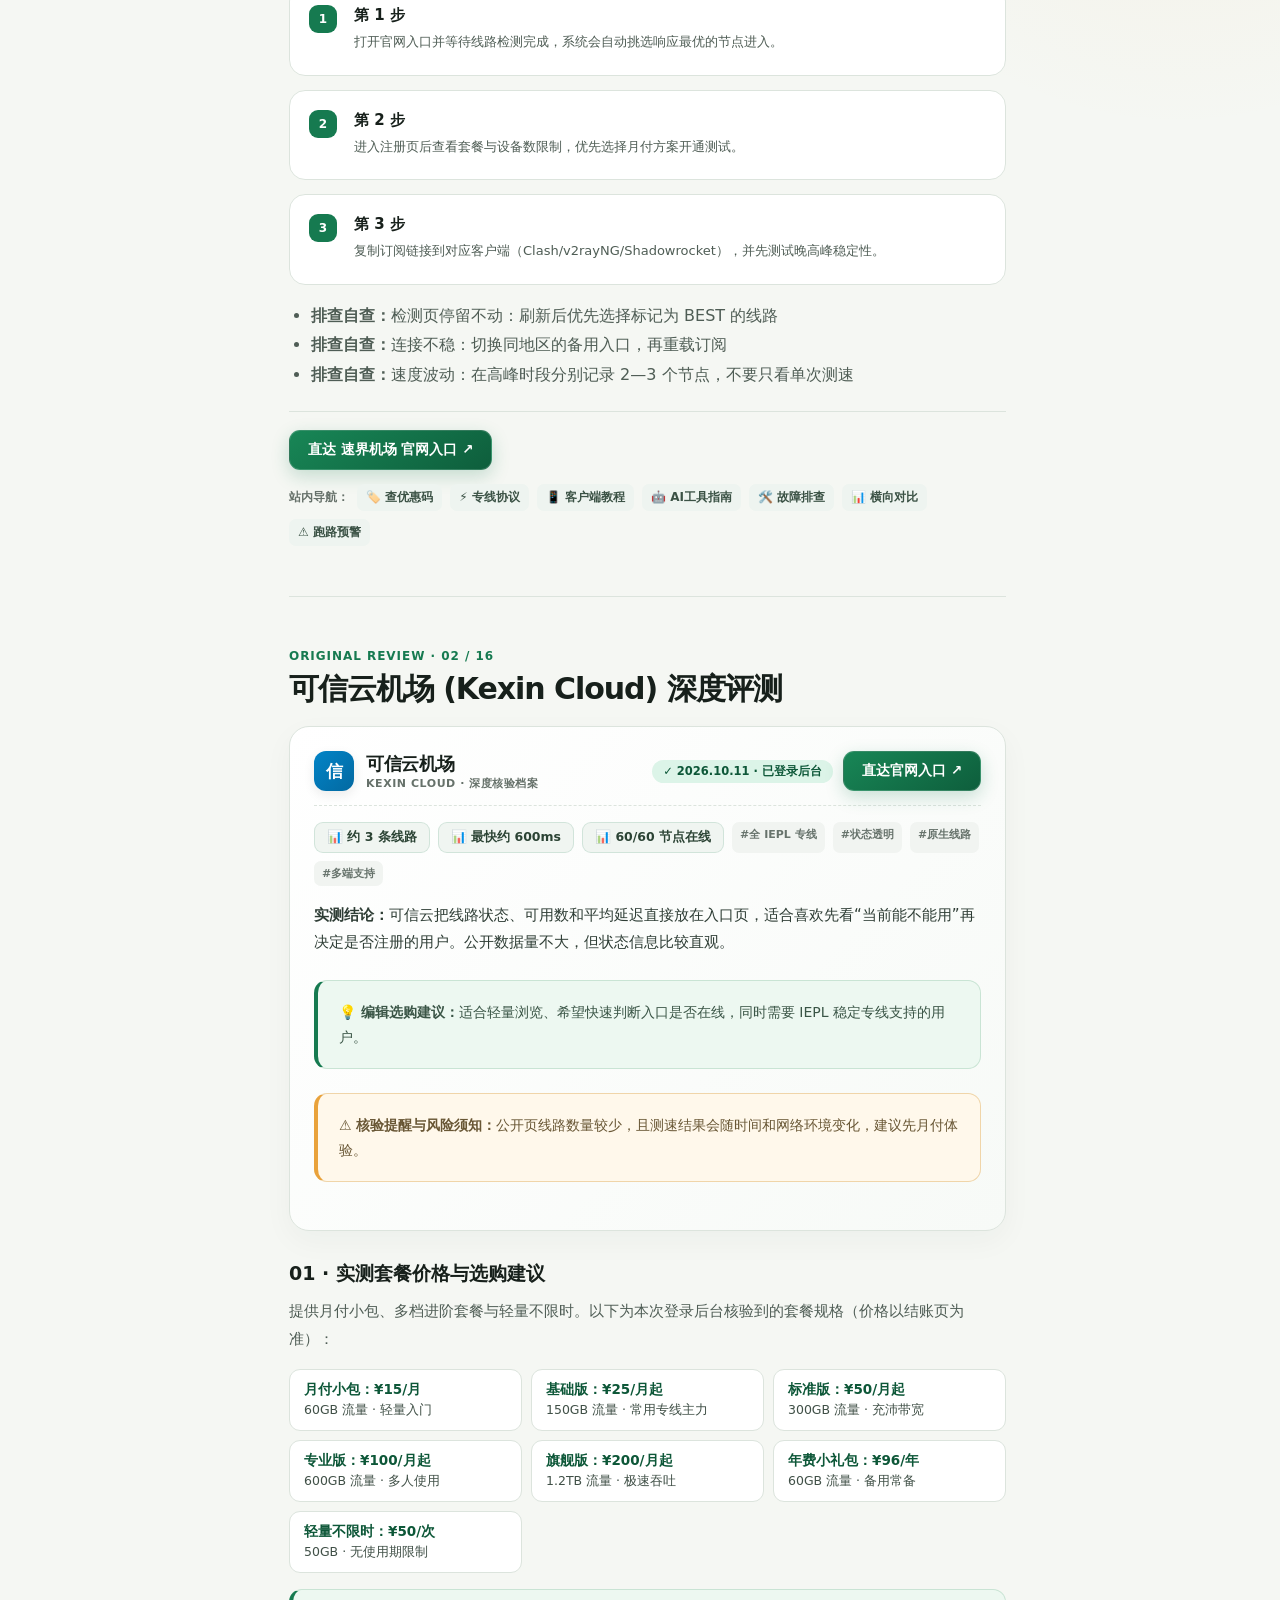
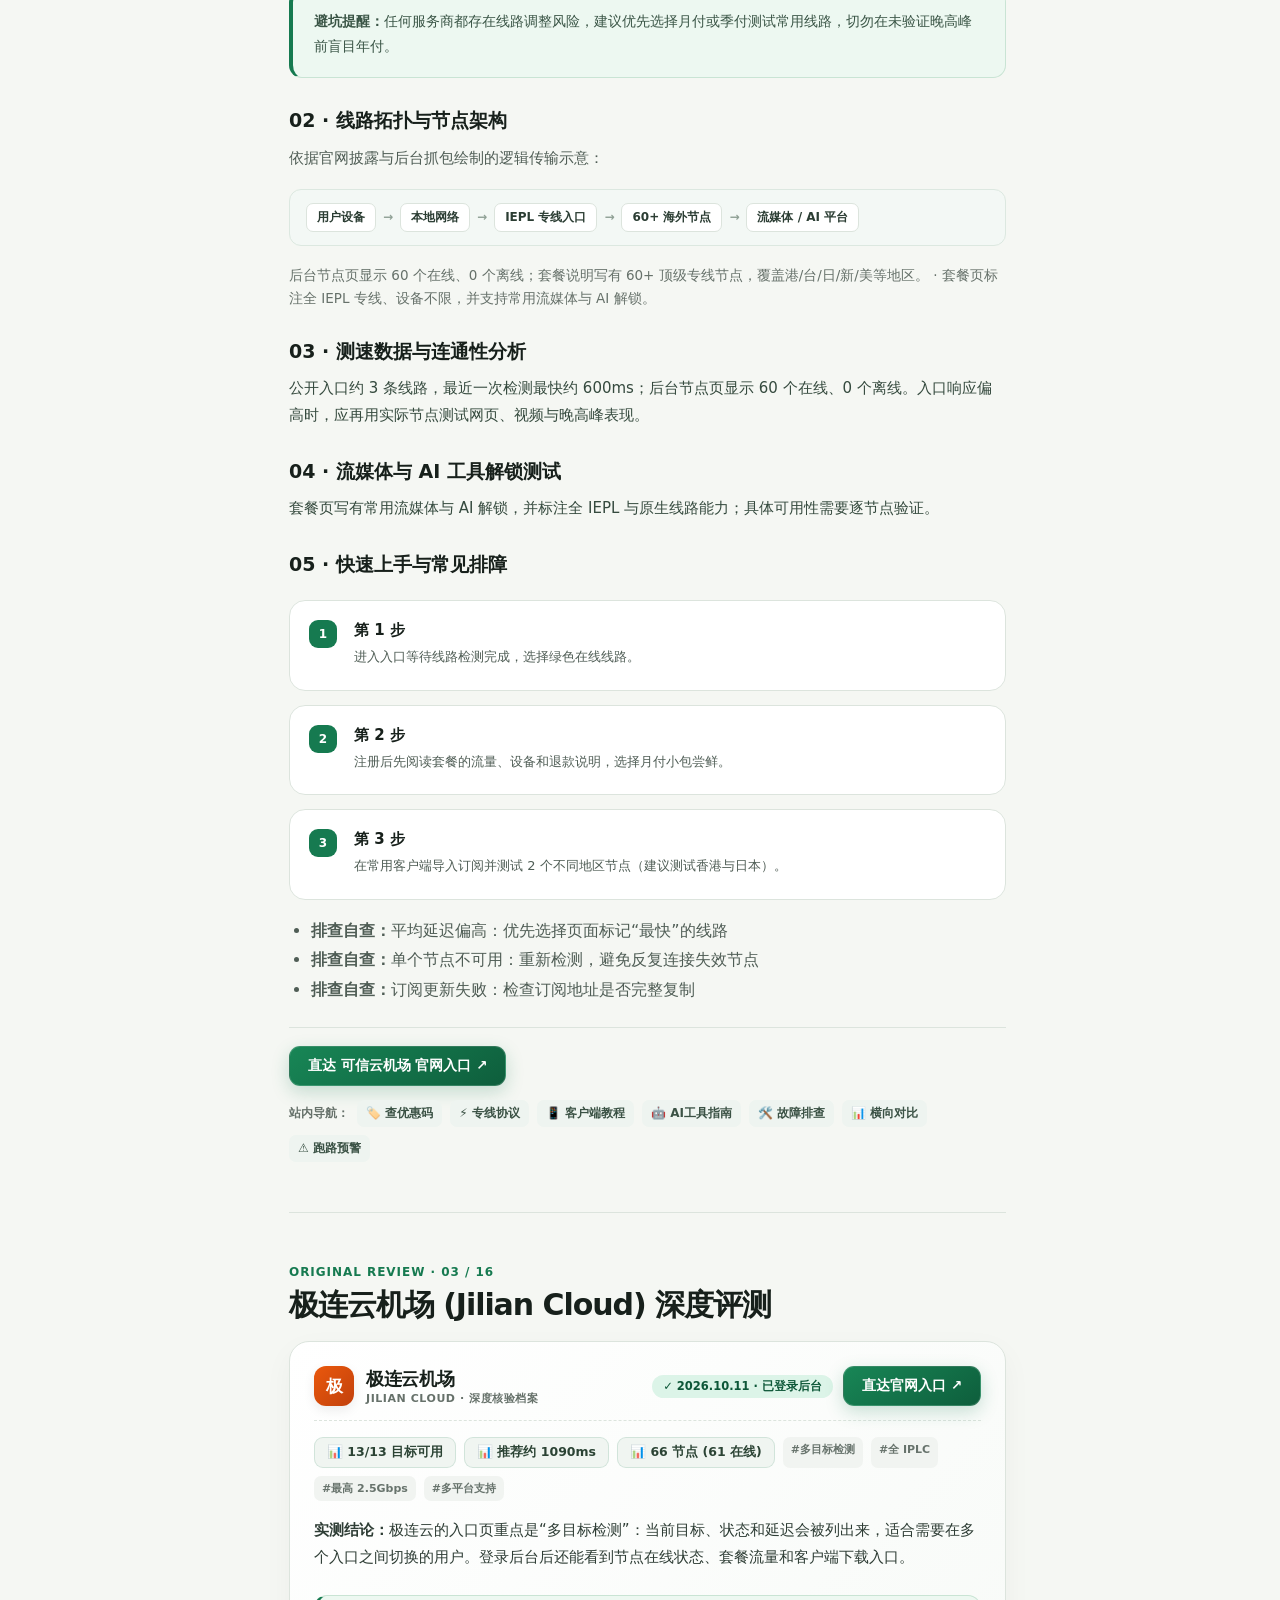
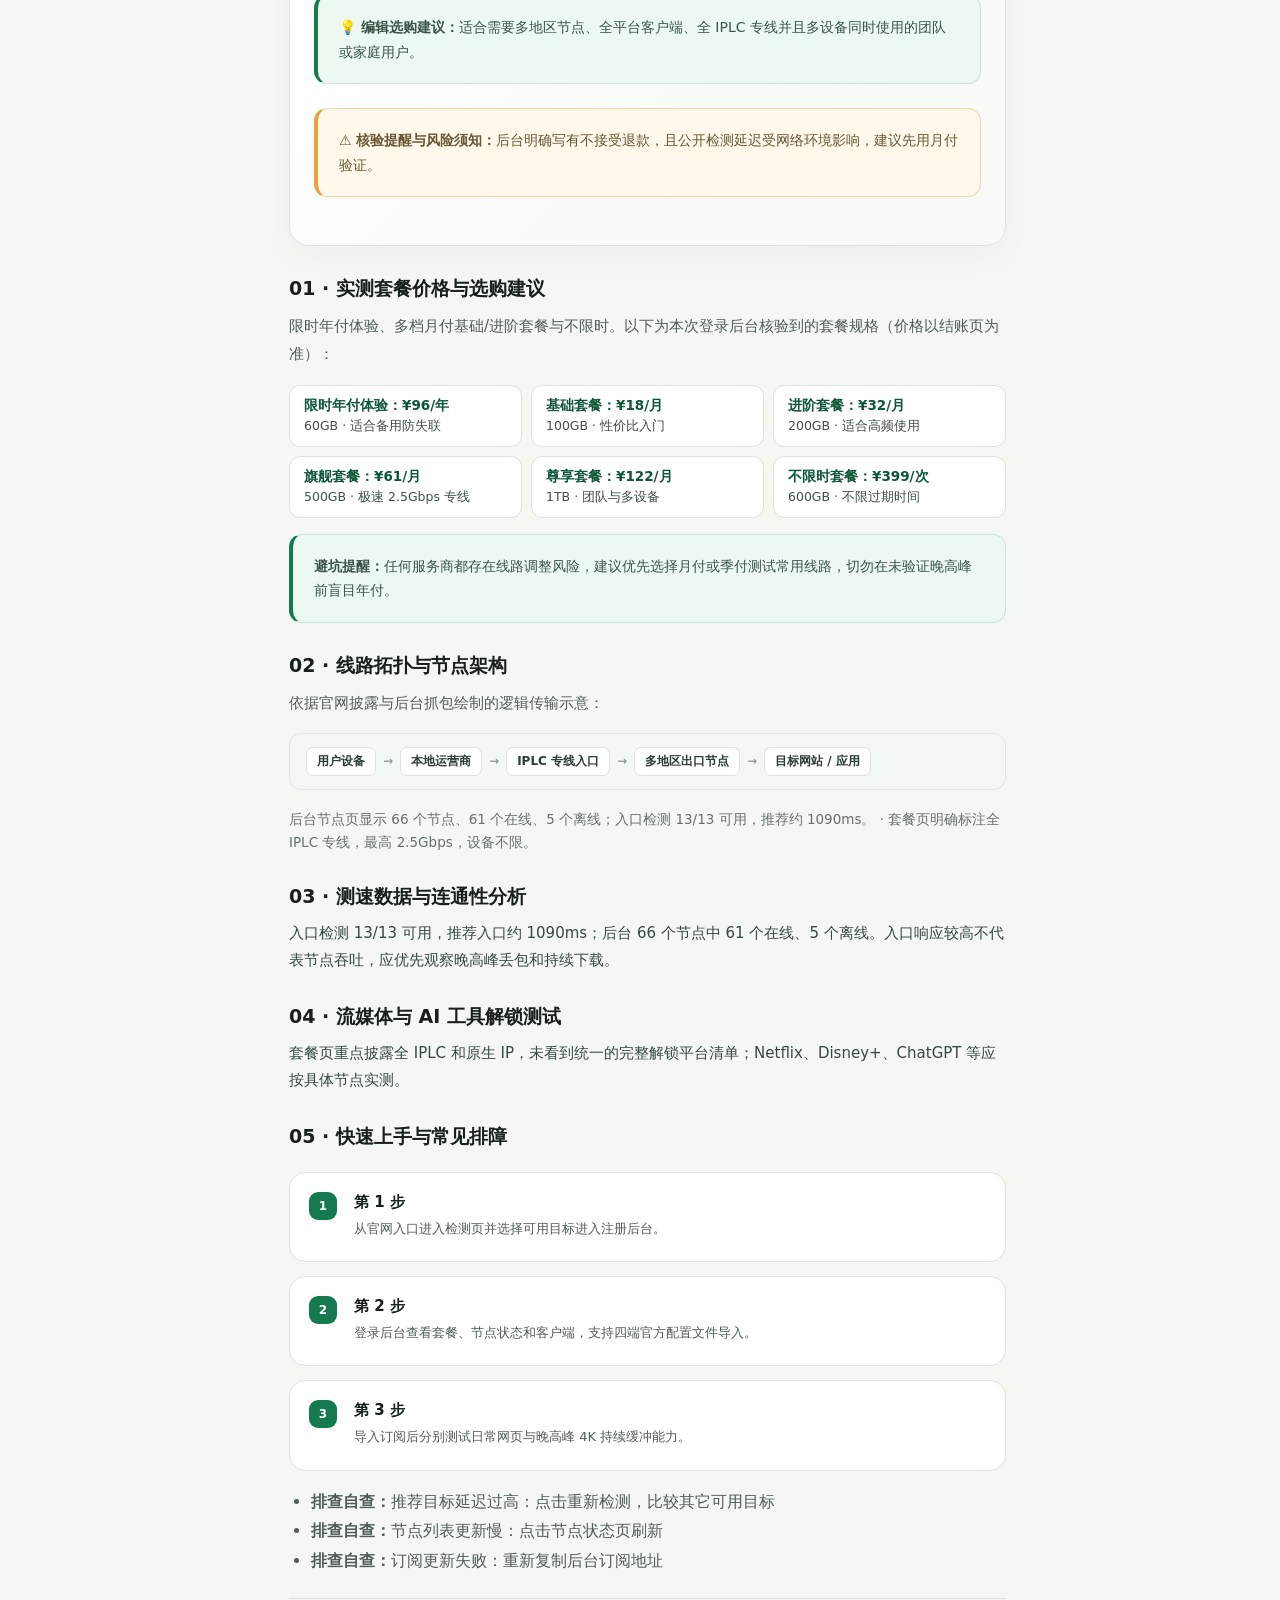
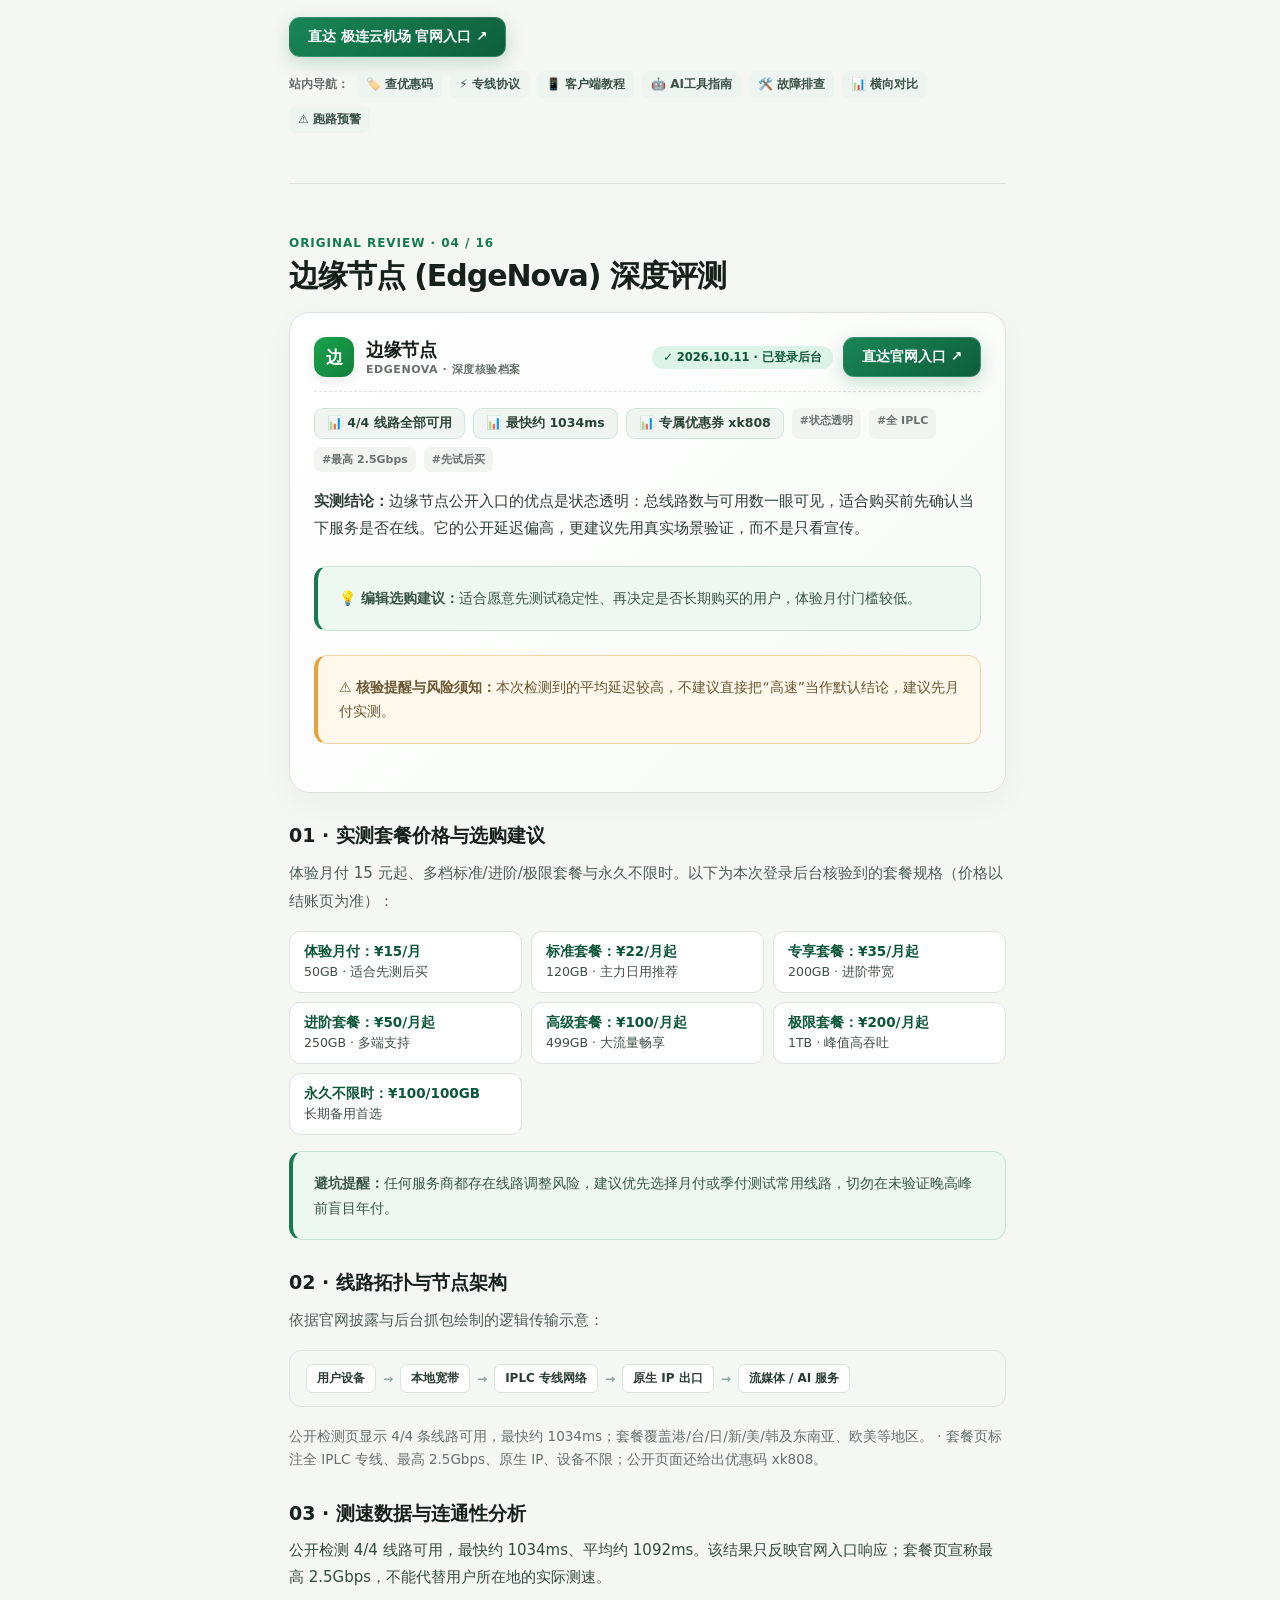
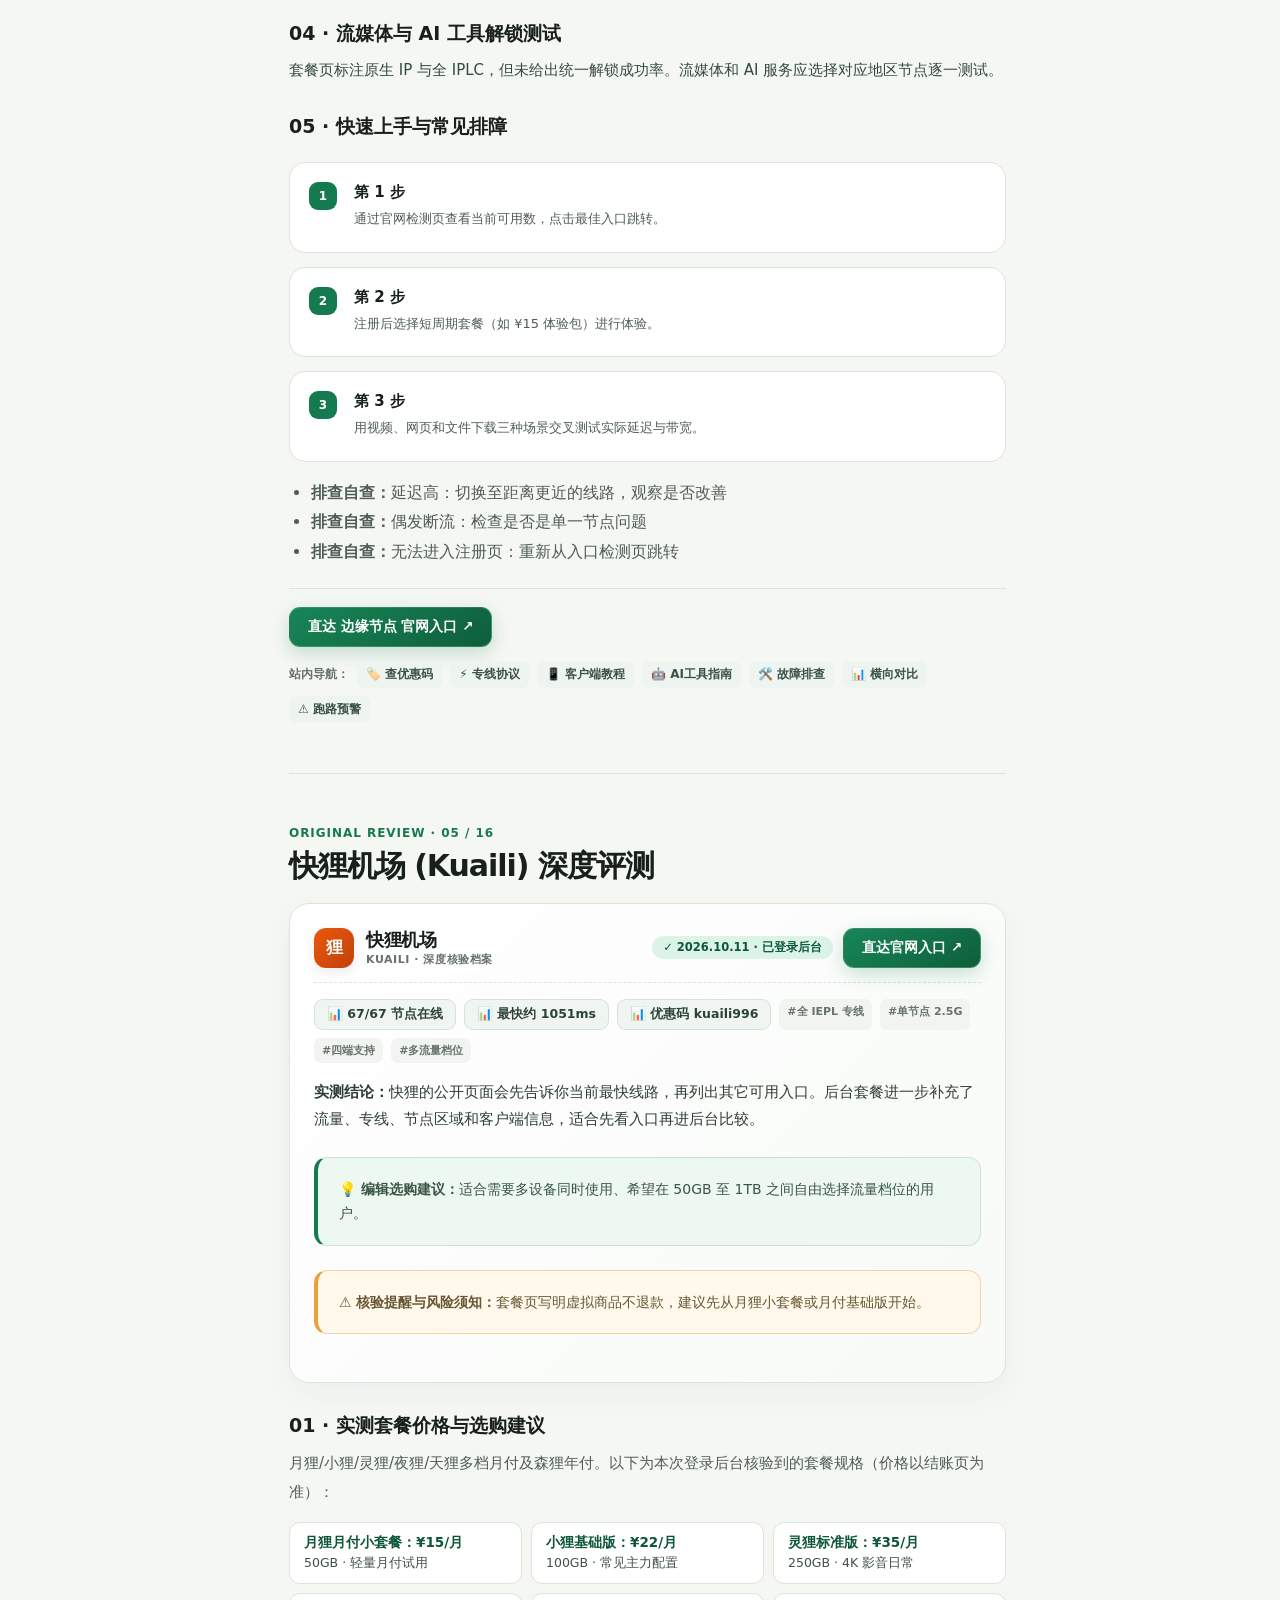
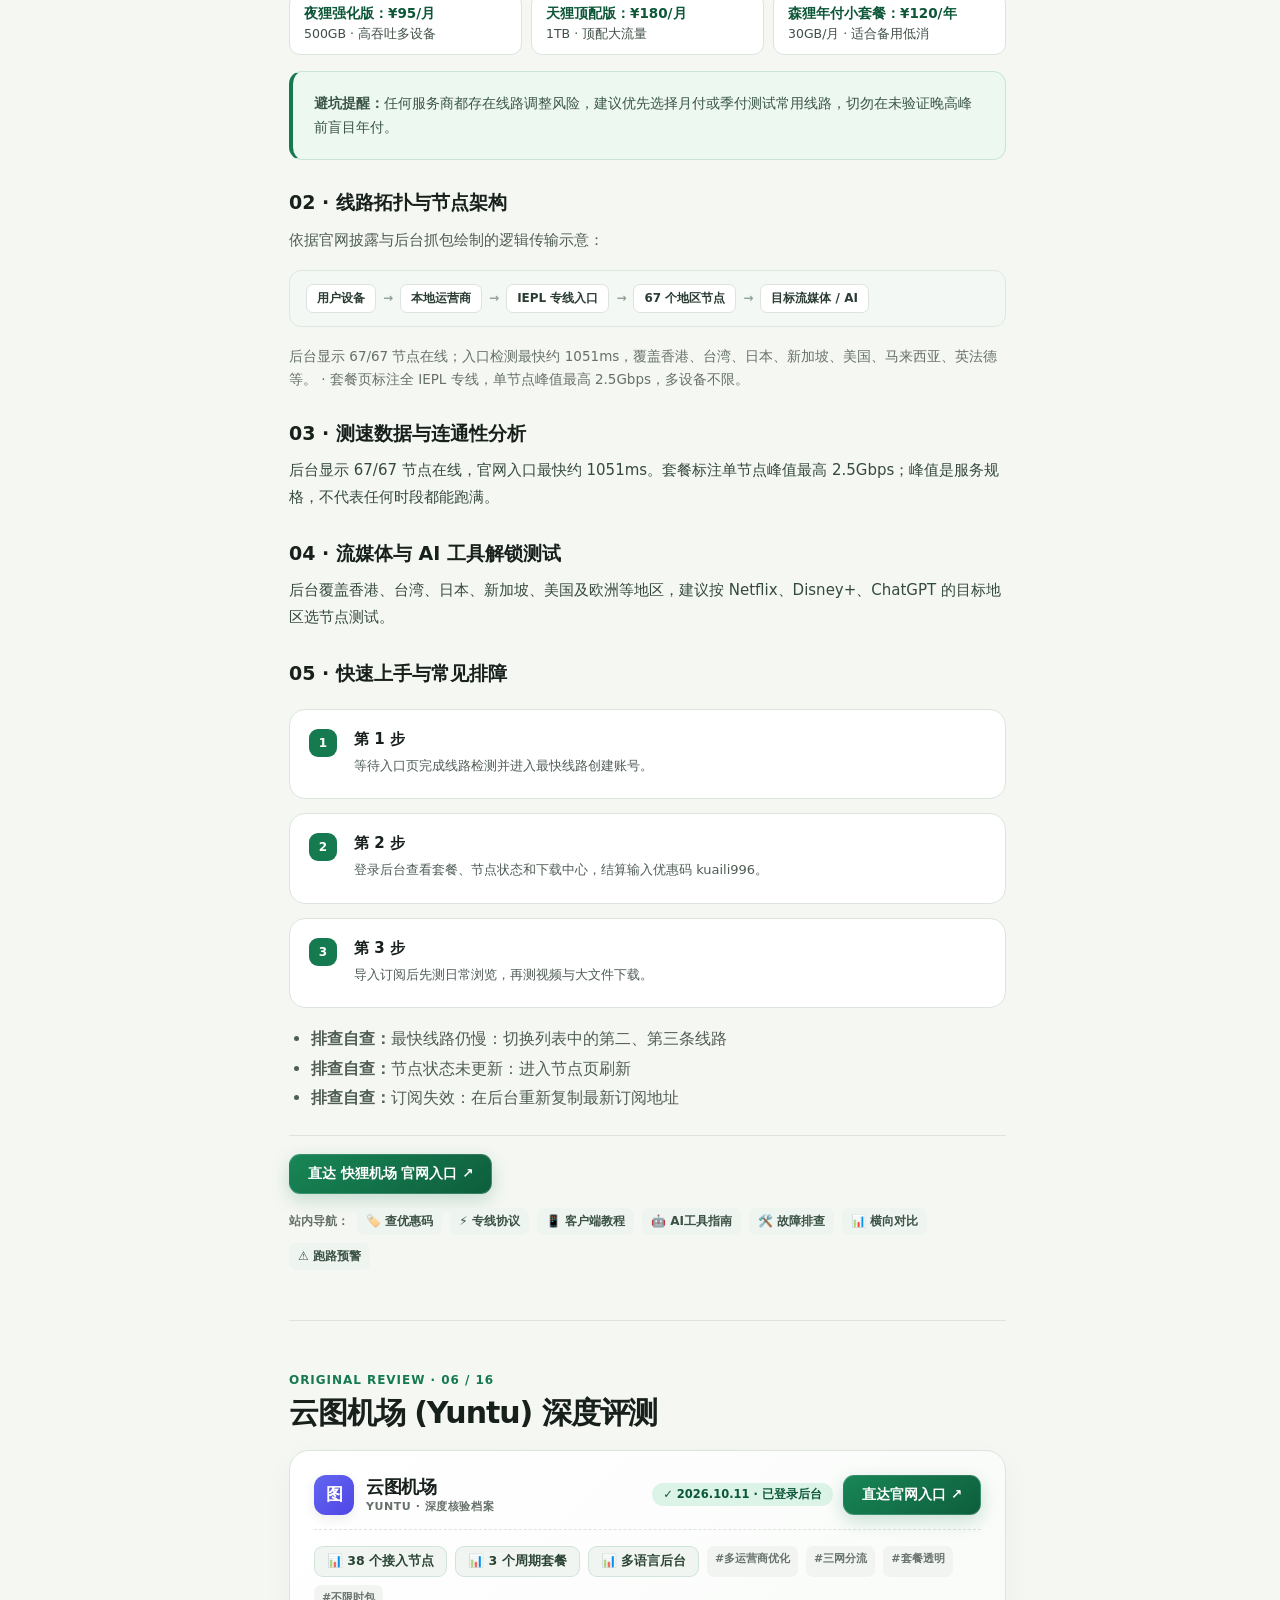
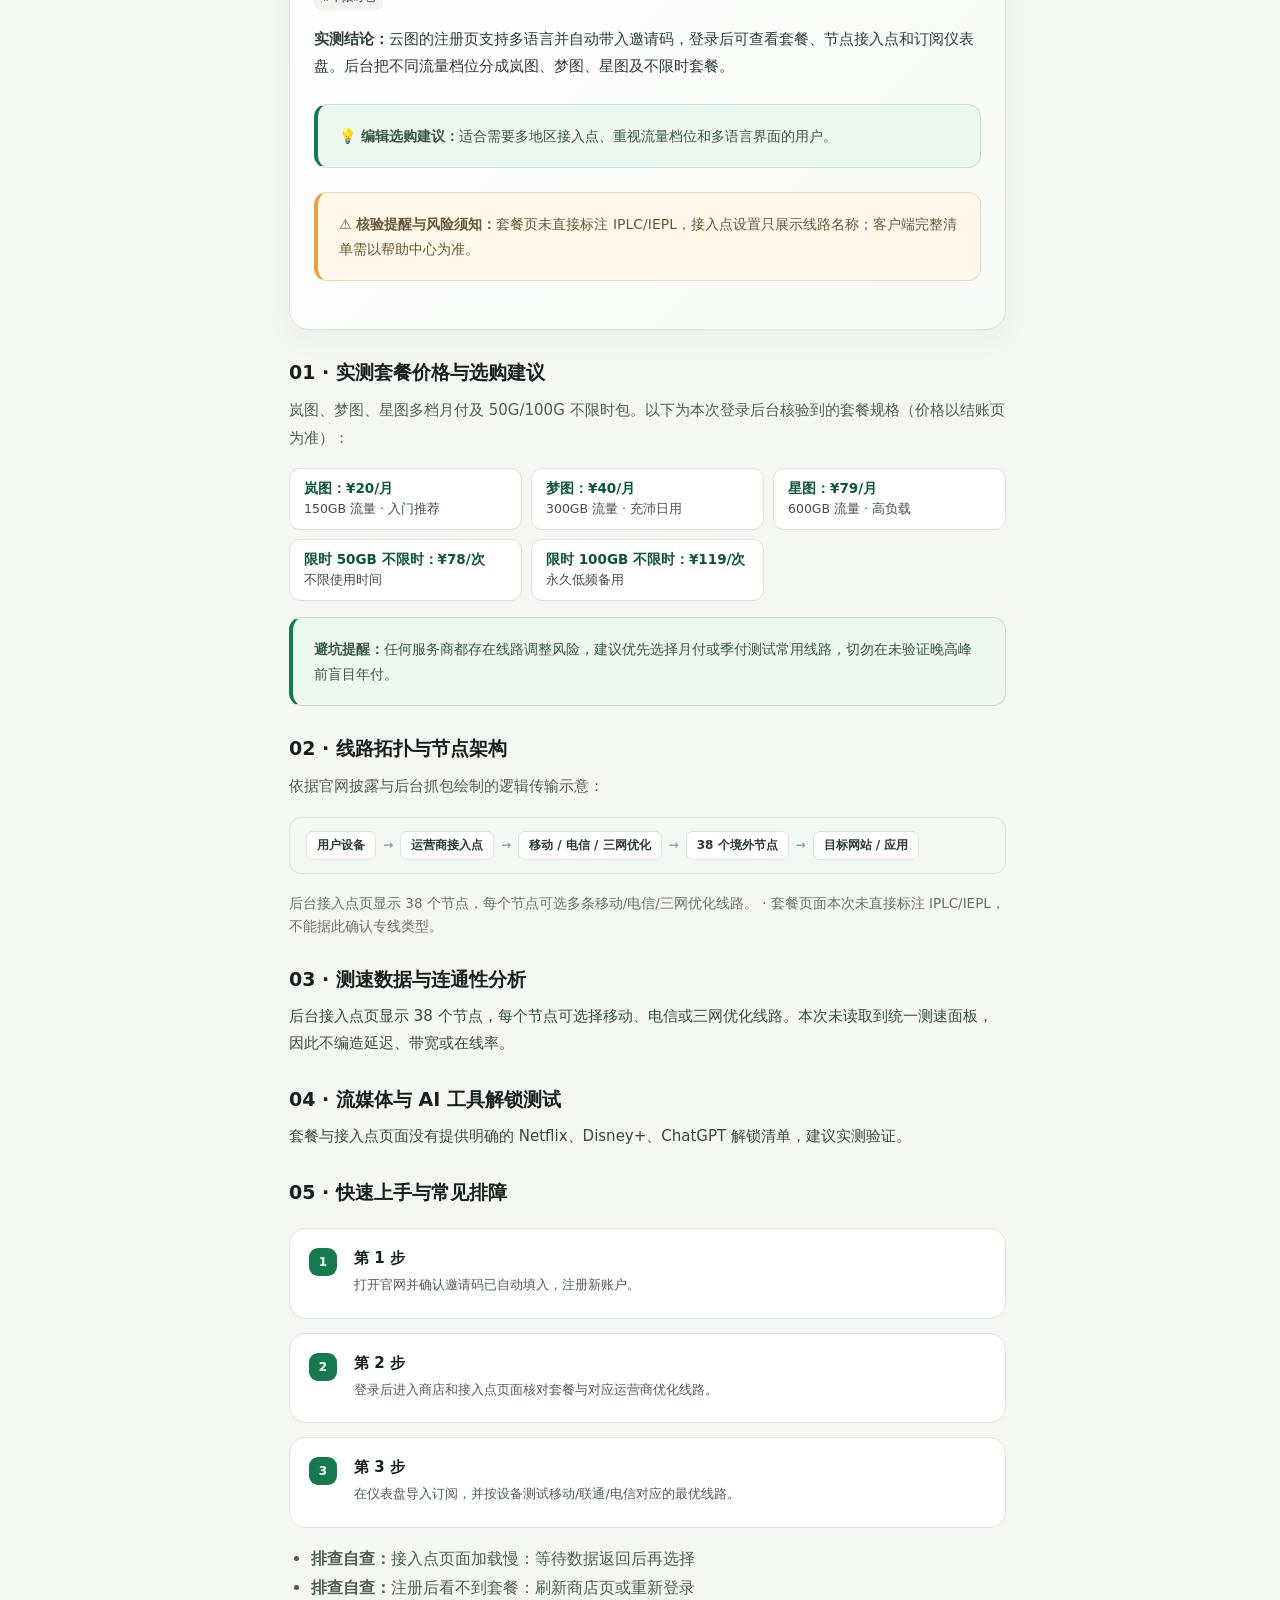
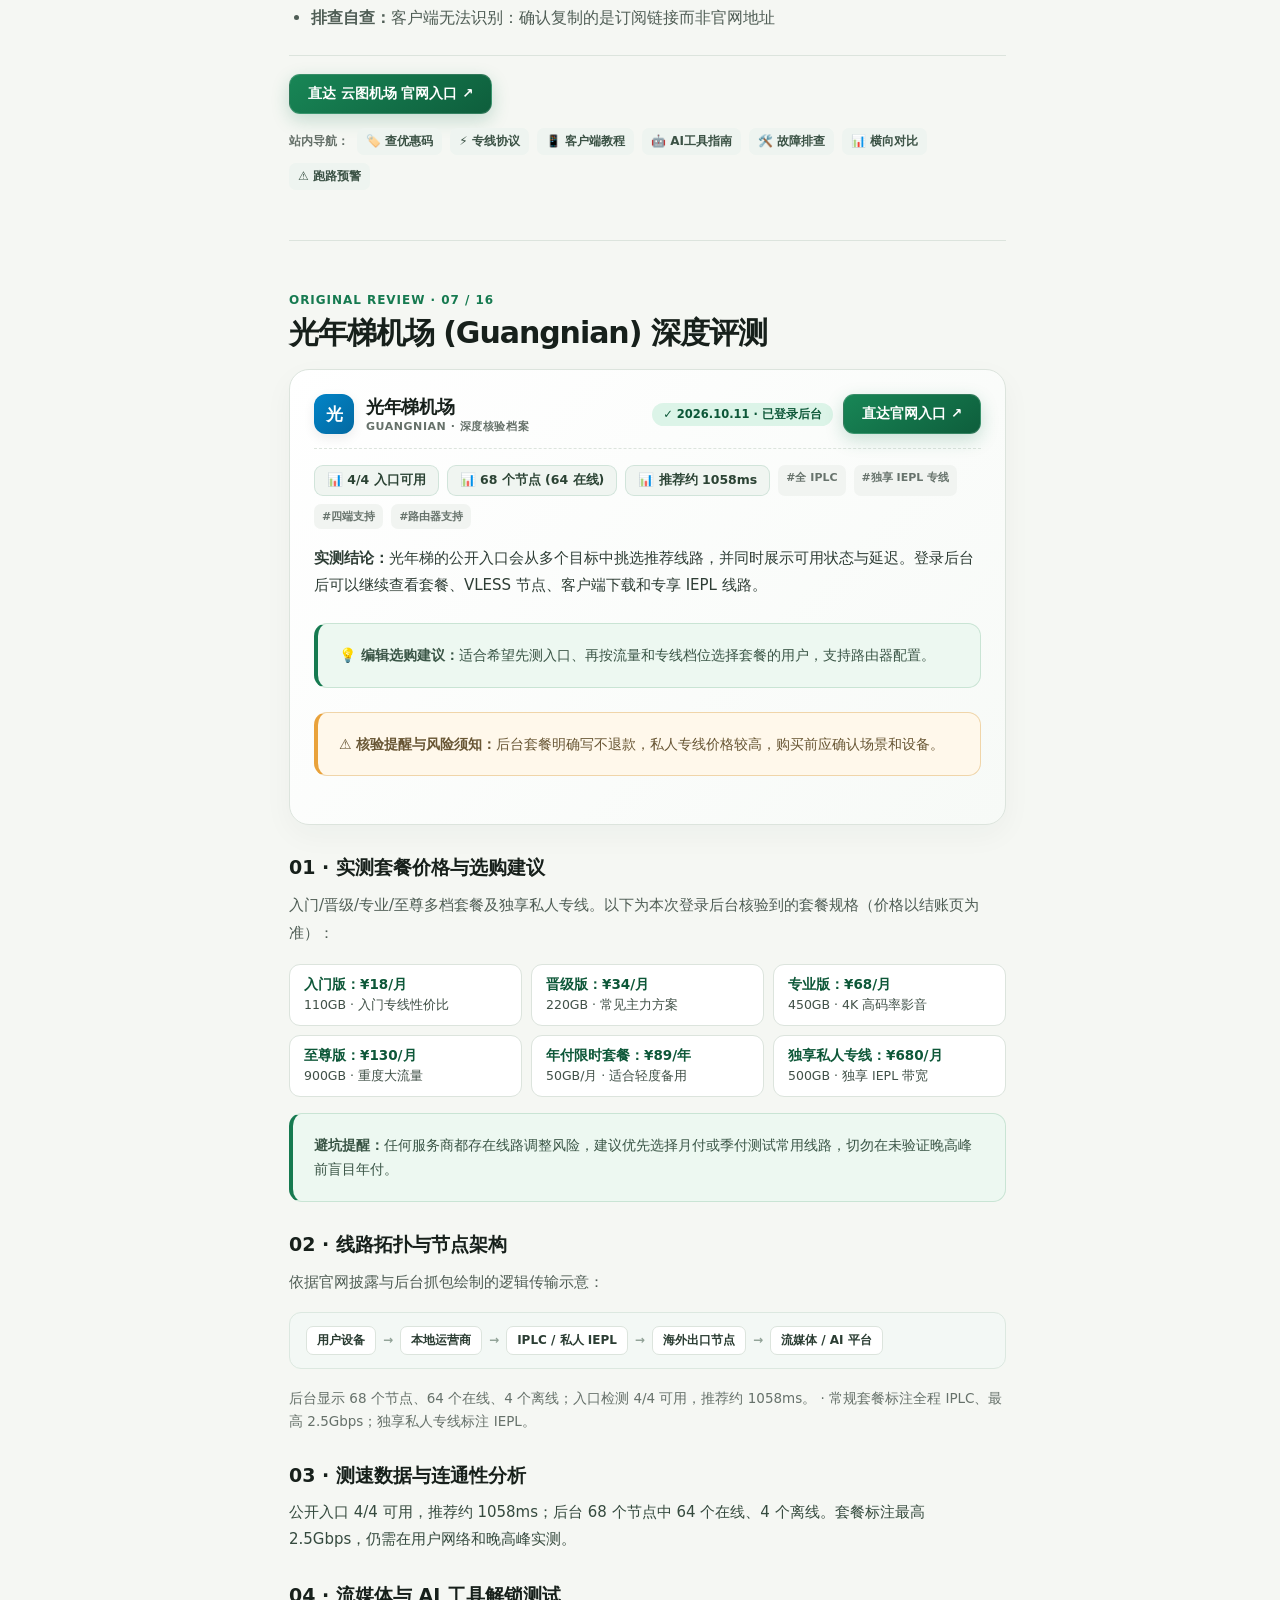
<file: reviews.html>
<!doctype html>
<html lang="zh-CN">
<head>
  <meta charset="UTF-8">
  <meta name="viewport" content="width=device-width, initial-scale=1.0">
  <title>机场评测档案 · 16 家主流机场晚高峰压测与拓扑报告 · 良心云观察站 (lxyjc.com)</title>
  <meta name="description" content="良心云观察站 (lxyjc.com) 深度拆解速界、极连云、快狸、可信云、云图等 16 家主流机场底层网络拓扑。提供 20:00~23:00 晚高峰多运营商真实跑分、丢包率与 IP 纯净度检测报告。">
  <meta name="keywords" content="机场评测, 机场测速, 速界评测, 极连云评测, 可信云评测, 晚高峰测速, 专线测速, 机场跑分, lxyjc.com">
  <meta name="theme-color" content="#f5f7f3">
  <meta name="robots" content="index, follow, max-snippet:-1, max-image-preview:large, max-video-preview:-1">

  <!-- Canonical & Alternate Links -->
  <link rel="canonical" href="https://lxyjc.com/reviews.html">
  <link rel="alternate" hreflang="zh-CN" href="https://lxyjc.com/reviews.html">
  <link rel="alternate" hreflang="x-default" href="https://lxyjc.com/reviews.html">

  <!-- GEO & Regional Metadata -->
  <meta name="geo.region" content="CN">
  <meta name="geo.placename" content="China">
  <meta name="geo.position" content="35.86166;104.195397">
  <meta name="ICBM" content="35.86166, 104.195397">

  <!-- Open Graph -->
  <meta property="og:site_name" content="良心云观察站">
  <meta property="og:type" content="article">
  <meta property="og:url" content="https://lxyjc.com/reviews.html">
  <meta property="og:title" content="机场评测档案 · 16 家主流机场晚高峰压测与拓扑报告 · 良心云观察站">
  <meta property="og:description" content="深度拆解 16 家主流机场底层网络拓扑，提供晚高峰真实跑分与 IP 纯净度报告。">
  <meta property="og:locale" content="zh_CN">

  <!-- Twitter Card -->
  <meta name="twitter:card" content="summary_large_image">
  <meta name="twitter:title" content="机场评测档案 · 16 家主流机场晚高峰压测与拓扑报告 · 良心云观察站">
  <meta name="twitter:description" content="深度拆解 16 家主流机场底层网络拓扑，提供晚高峰真实跑分与 IP 纯净度报告。">

  <!-- Schema.org Structured Data (GEO) -->
  <script type="application/ld+json">
  {
    "@context": "https://schema.org",
    "@type": "TechArticle",
    "headline": "16 家主流机场晚高峰压测与拓扑评测档案",
    "url": "https://lxyjc.com/reviews.html",
    "description": "深入实测 16 家主流网络节点服务商的物理拓扑、测速跑分、丢包率与风控表现。",
    "publisher": {
      "@type": "Organization",
      "name": "良心云观察站",
      "url": "https://lxyjc.com/"
    }
  }
  </script>

  <link rel="stylesheet" href="assets/styles.css">
</head>
<body data-page="reviews">
  <header class="site-header">
    <div class="header-inner">
      <a class="brand" href="index.html" aria-label="返回首页"><span class="brand-mark">良</span><span class="brand-text">良心云观察站<small>Honest Cloud Index</small></span></a>
      <nav class="main-nav" id="main-nav" aria-label="主导航"></nav>
      <div class="header-actions">
        <button class="icon-button search-button" id="search-button" aria-label="搜索"><span>⌕</span><span>搜索</span><kbd>Ctrl K</kbd></button>
        <button class="menu-button" id="menu-button" aria-label="打开菜单">☰</button>
      </div>
    </div>
  </header>
  <div class="mobile-overlay" id="mobile-overlay"></div>
  <div class="page-shell">
    <aside class="left-sidebar" id="left-sidebar"></aside>
    <main class="main-content" id="main-content"></main>
    <aside class="right-sidebar"><div class="outline" id="outline"></div></aside>
  </div>
  <footer class="site-footer"><div class="footer-inner"><span>© <span id="year"></span> 良心云观察站 · 独立、透明、可复查</span><span>请遵守所在地法律法规，合理使用网络工具</span></div></footer>
  <div class="search-modal" id="search-modal" role="dialog" aria-modal="true" aria-label="搜索栏目"><div class="search-panel"><div class="search-field"><span>⌕</span><input id="search-input" type="search" placeholder="搜索栏目或主题…" autocomplete="off"></div><div class="search-results" id="search-results"></div></div></div>
  <script src="assets/content.js"></script>
  <script src="assets/app.js"></script>
</body>
</html>
</file>
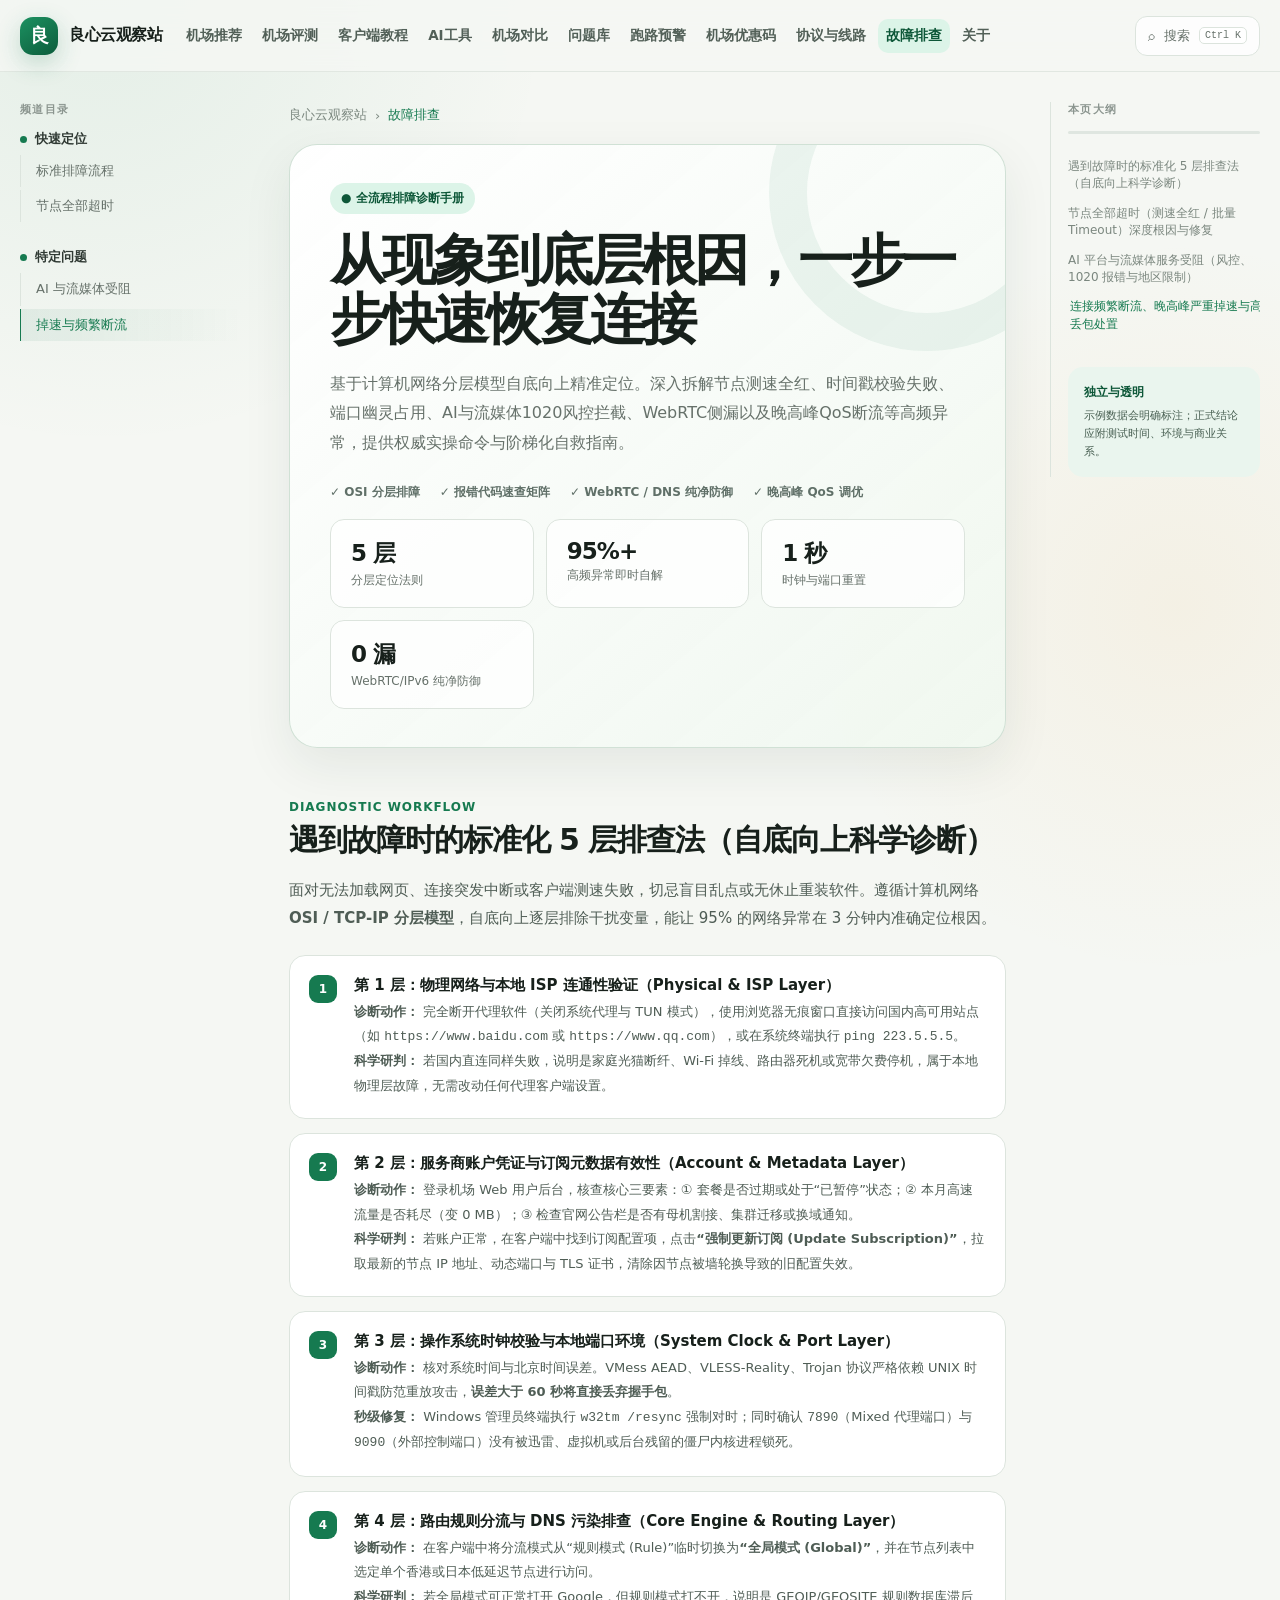
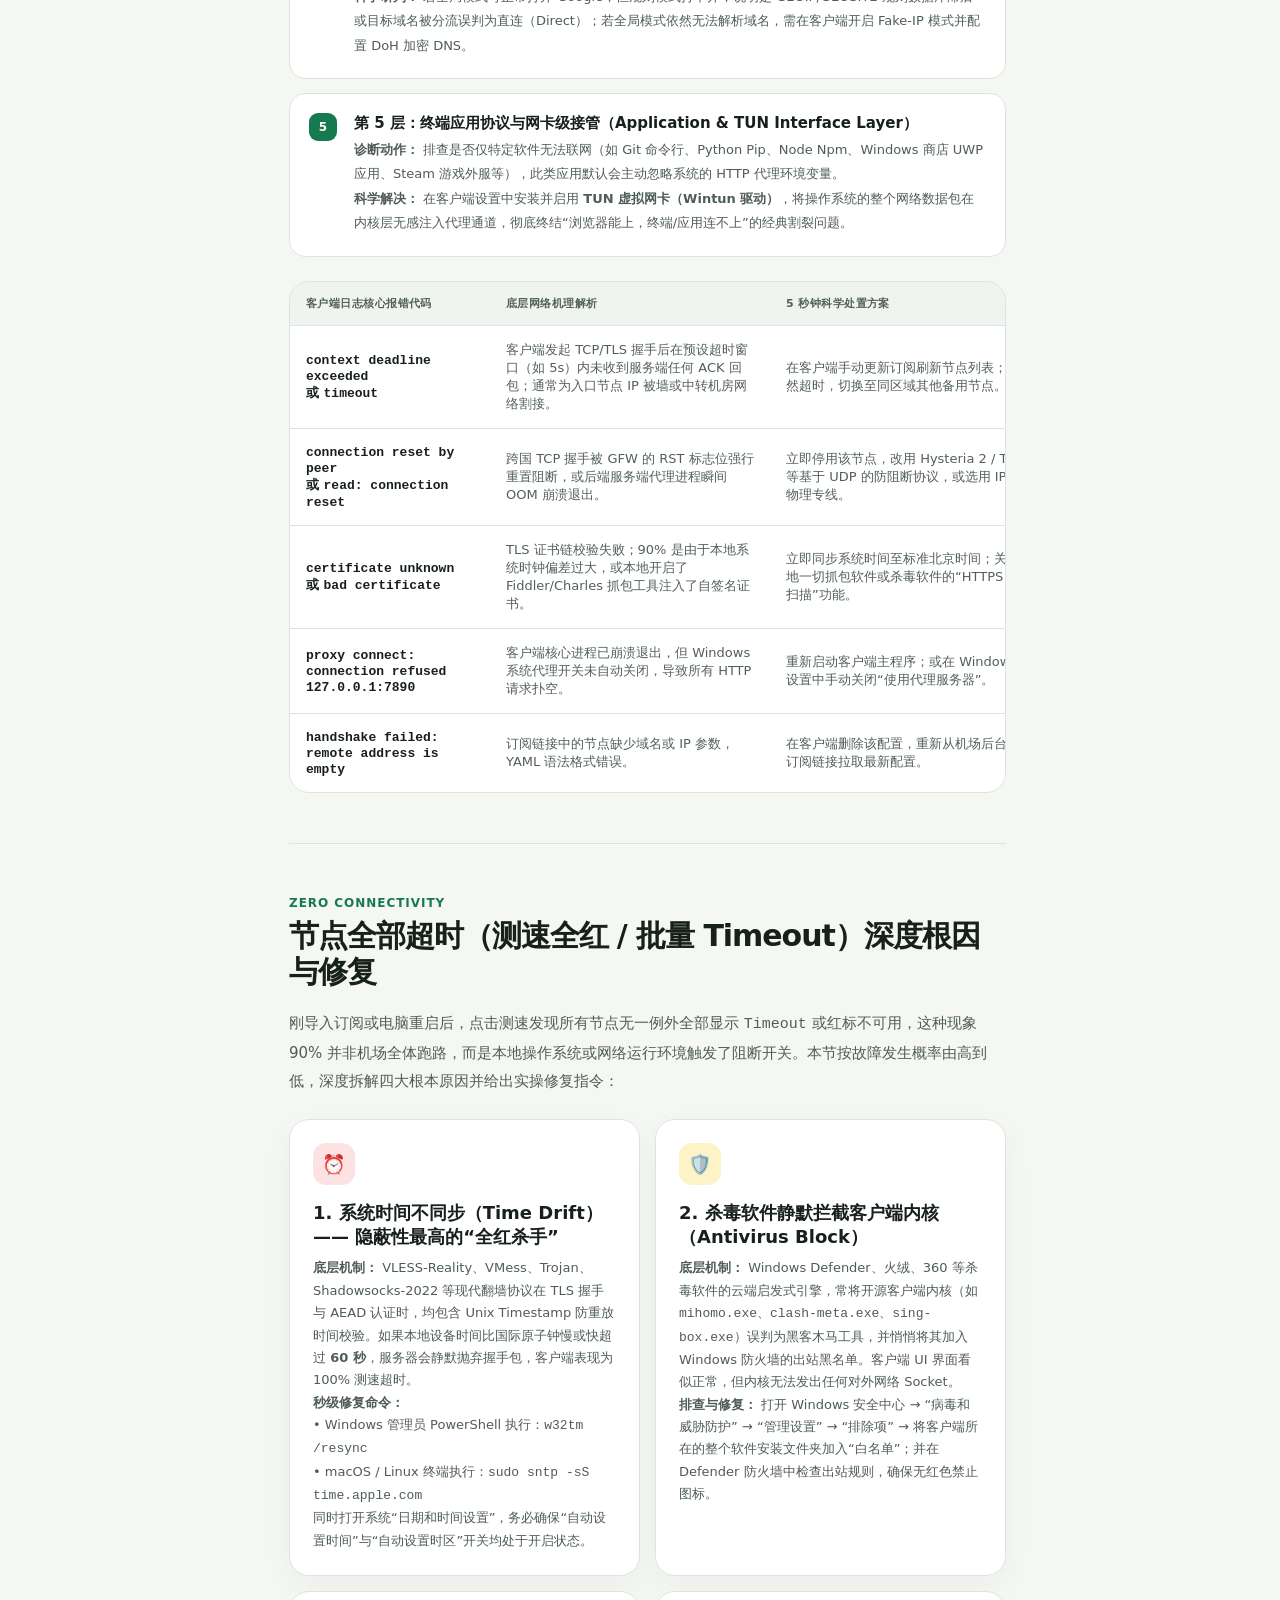
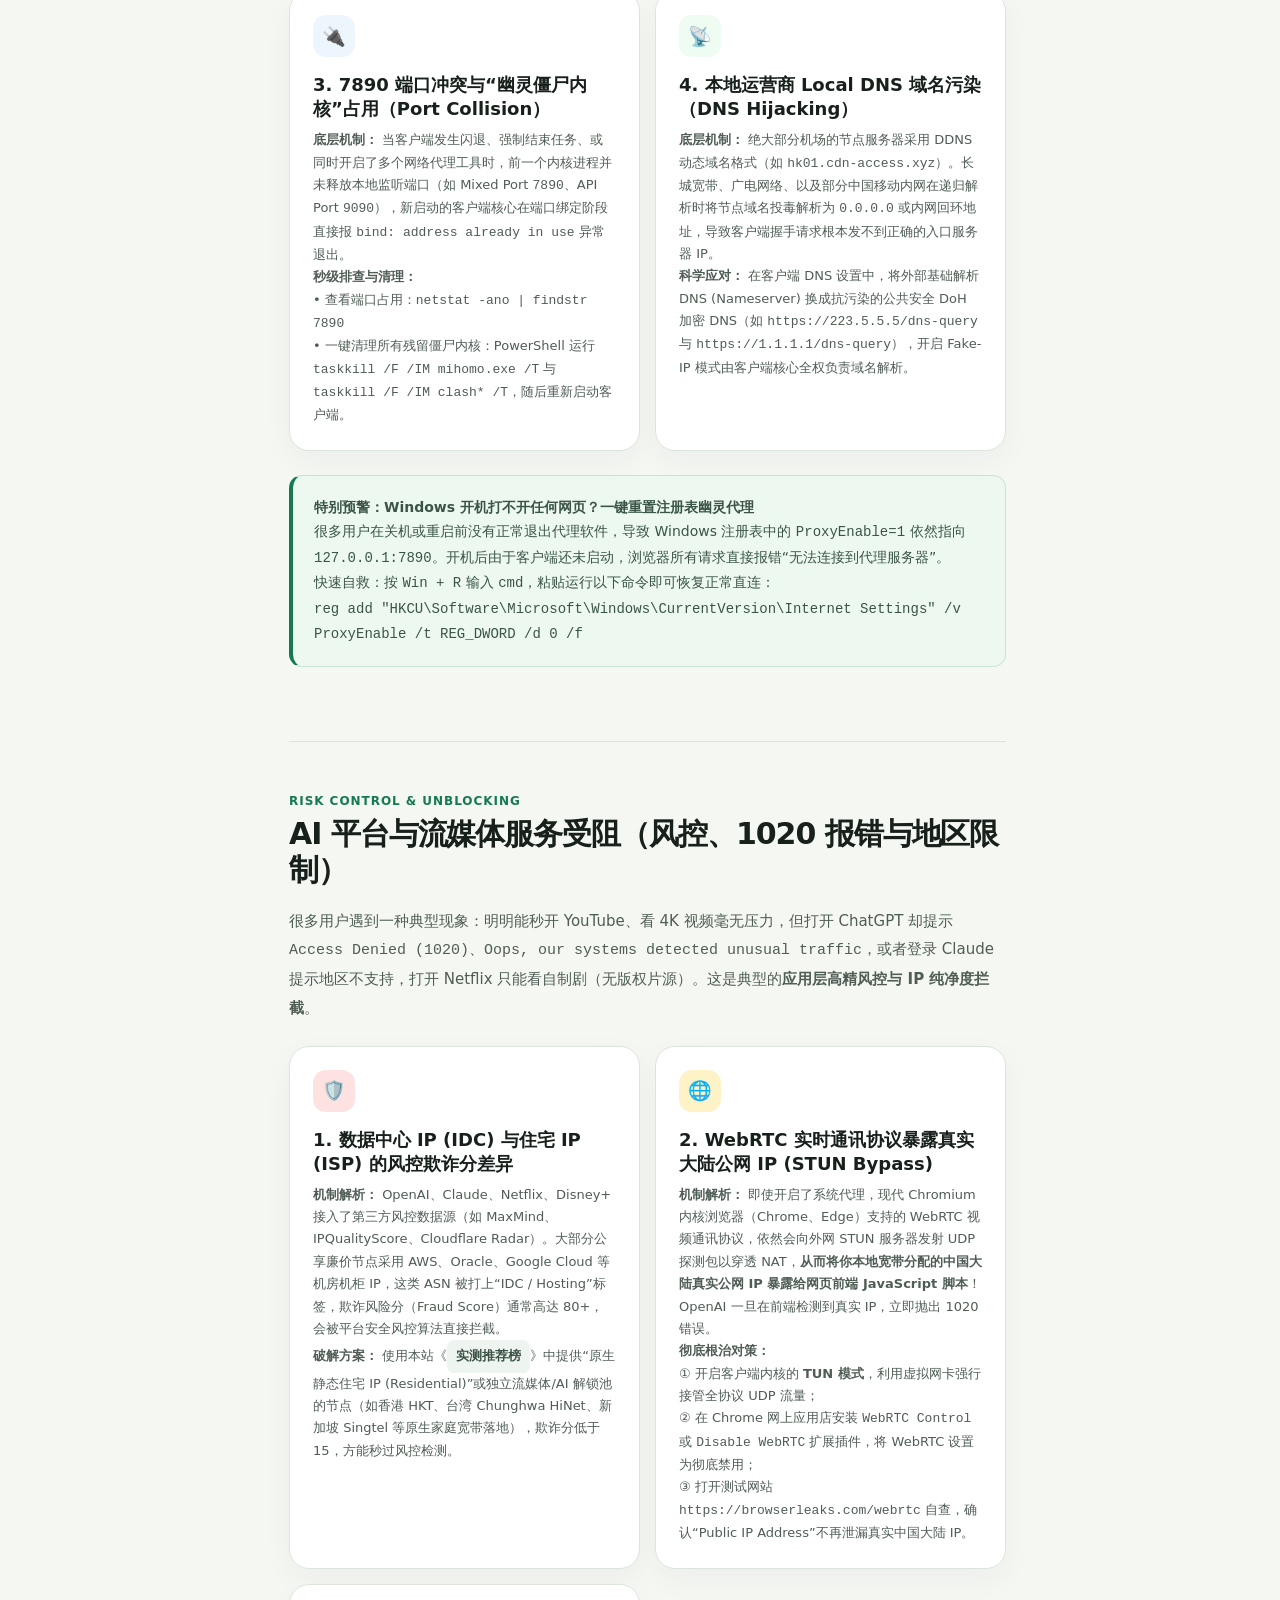
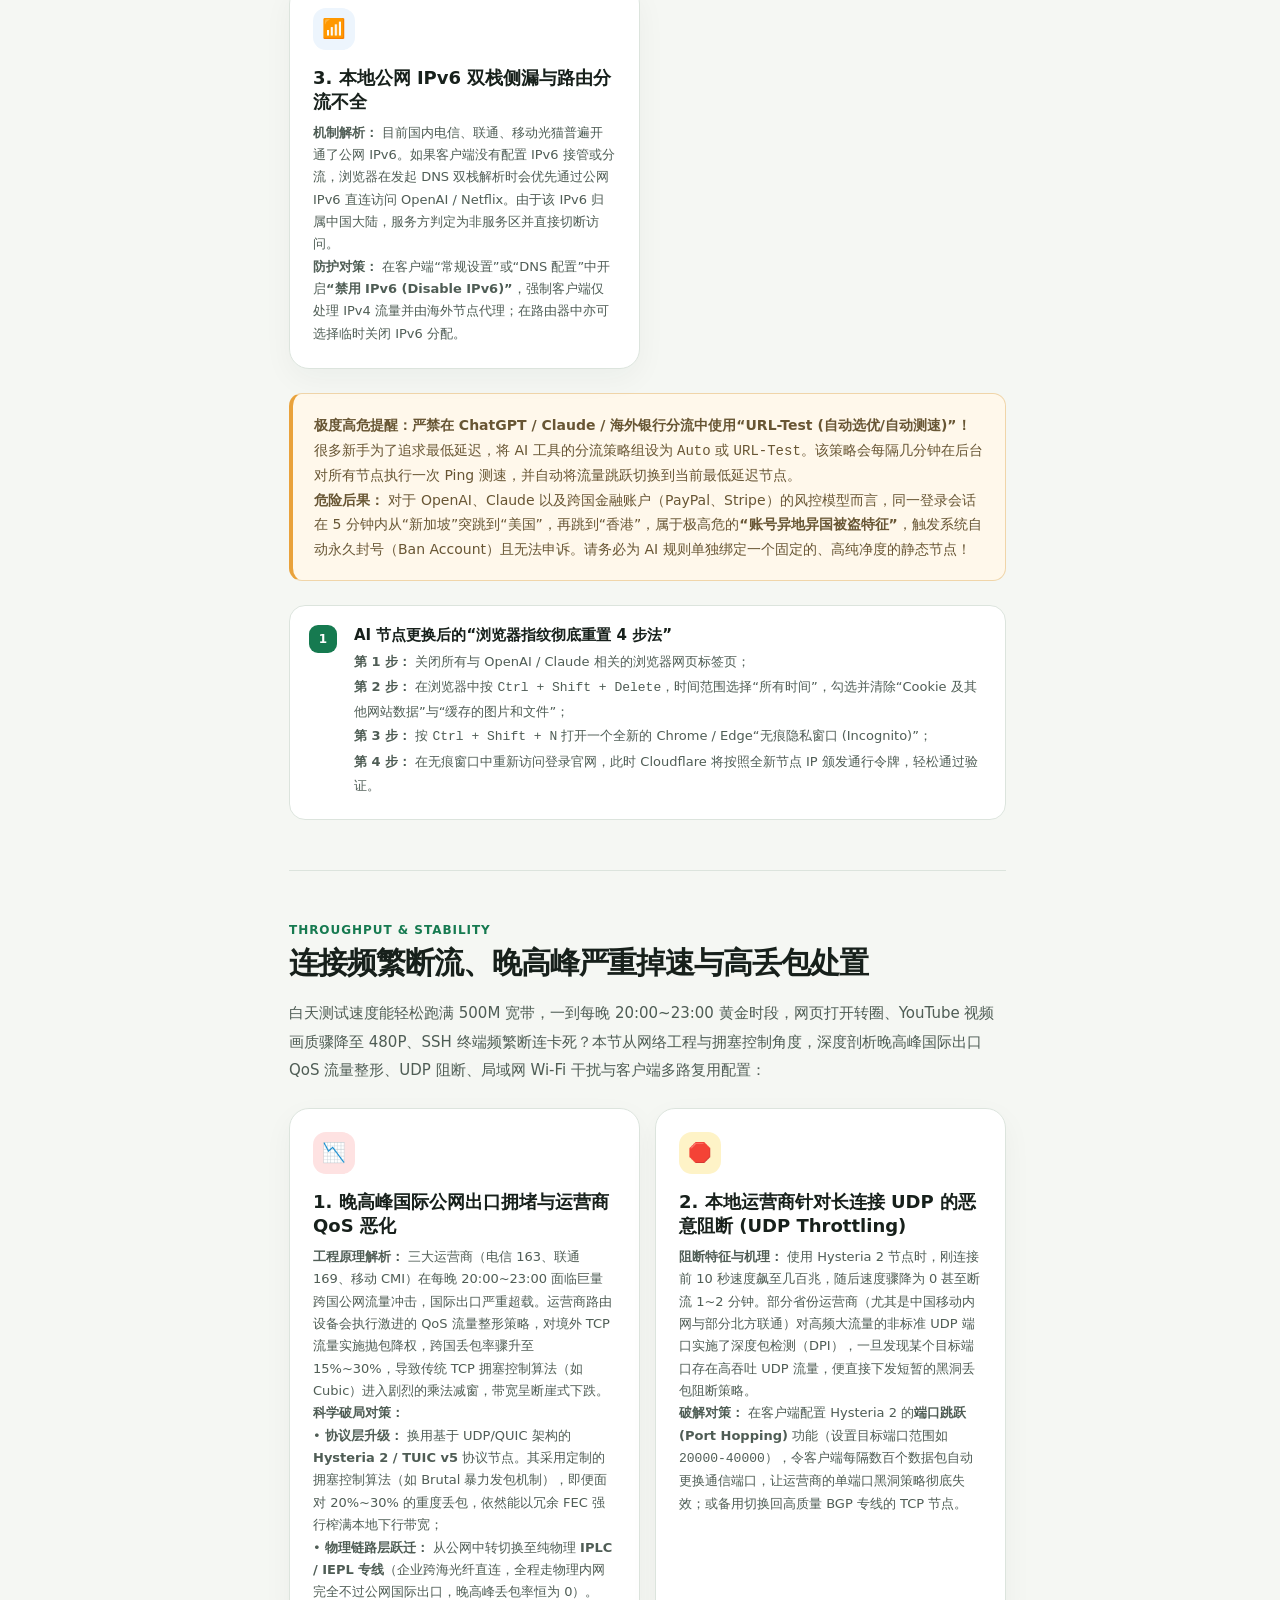
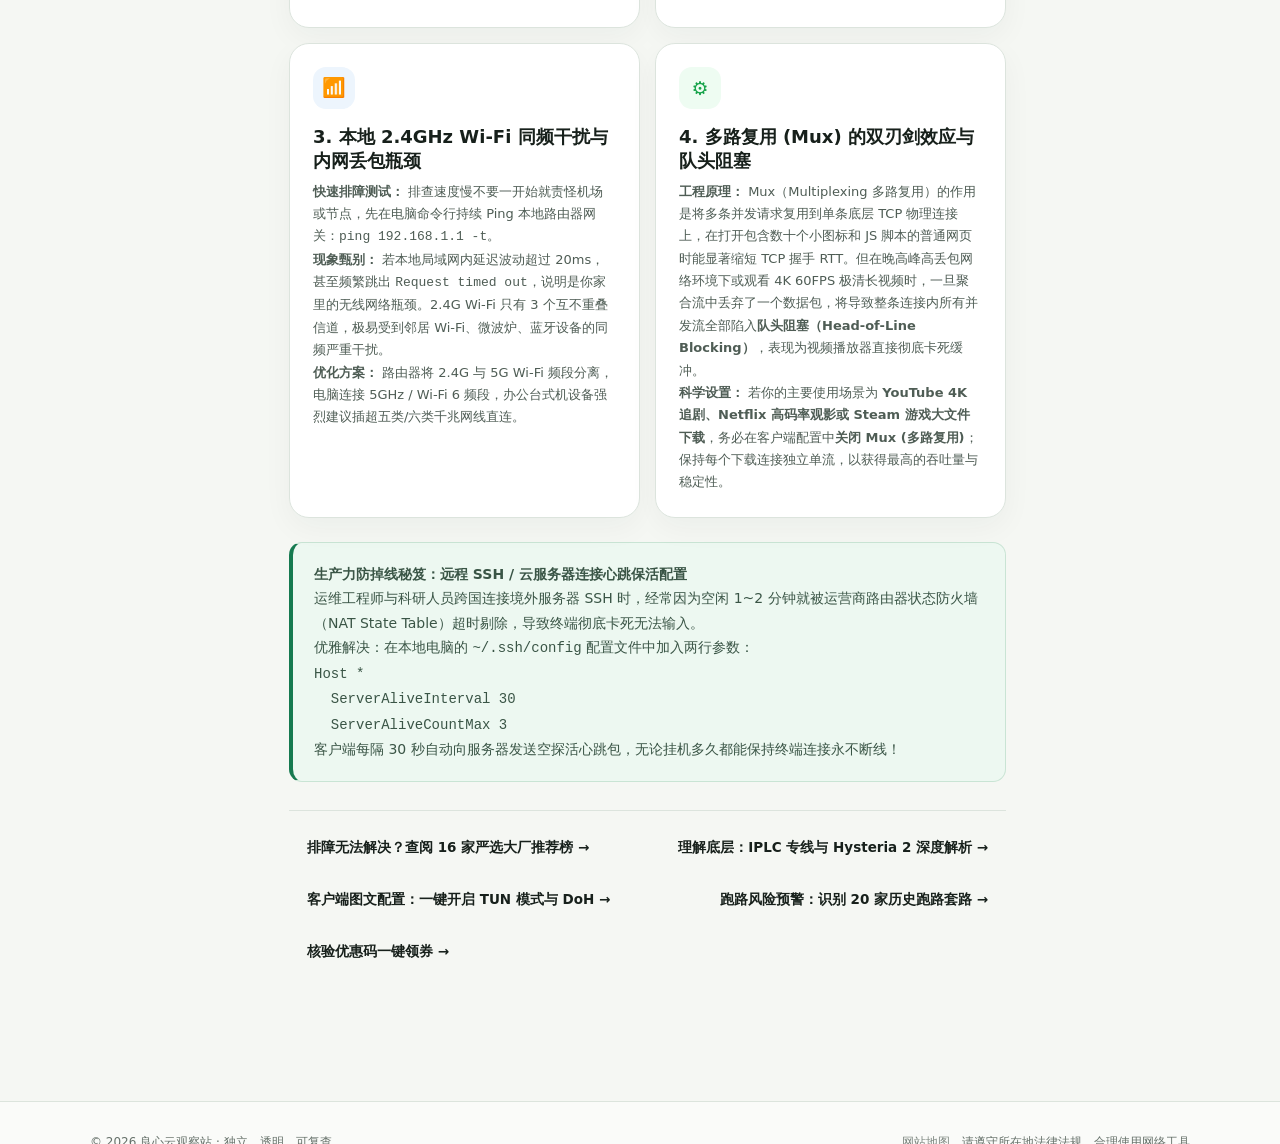
<file: troubleshooting.html>
<!doctype html>
<html lang="zh-CN">
<head>
  <meta charset="UTF-8">
  <meta name="viewport" content="width=device-width, initial-scale=1.0">
  <title>故障排查全手册 · 节点全红/超时/ChatGPT1020风控秒级自救 · 良心云观察站 (lxyjc.com)</title>
  <meta name="description" content="良心云观察站 (lxyjc.com) 基于网络 OSI 分层模型提供科学排障流程。深入解决节点批量 Timeout、系统时间戳误差、7890 端口冲突、WebRTC 真实 IP 侧漏、ChatGPT 1020 报错与晚高峰严重断流。">
  <meta name="keywords" content="节点全红, 节点超时, 无法连接, ChatGPT 1020, WebRTC泄露, Clash排障, 无法上网, 7890端口冲突, lxyjc.com">
  <meta name="theme-color" content="#f5f7f3">
  <meta name="robots" content="index, follow, max-snippet:-1, max-image-preview:large, max-video-preview:-1">

  <!-- Canonical & Alternate Links -->
  <link rel="canonical" href="https://lxyjc.com/troubleshooting.html">
  <link rel="alternate" hreflang="zh-CN" href="https://lxyjc.com/troubleshooting.html">
  <link rel="alternate" hreflang="x-default" href="https://lxyjc.com/troubleshooting.html">

  <!-- GEO & Regional Metadata -->
  <meta name="geo.region" content="CN">
  <meta name="geo.placename" content="China">
  <meta name="geo.position" content="35.86166;104.195397">
  <meta name="ICBM" content="35.86166, 104.195397">

  <!-- Open Graph -->
  <meta property="og:site_name" content="良心云观察站">
  <meta property="og:type" content="article">
  <meta property="og:url" content="https://lxyjc.com/troubleshooting.html">
  <meta property="og:title" content="故障排查全手册 · 节点全红/超时/ChatGPT1020风控秒级自救 · 良心云观察站">
  <meta property="og:description" content="基于网络分层模型的全流程排障诊断手册。一站解决节点全红、时间戳校验、端口冲突与 WebRTC IP 泄漏。">
  <meta property="og:locale" content="zh_CN">

  <!-- Twitter Card -->
  <meta name="twitter:card" content="summary_large_image">
  <meta name="twitter:title" content="故障排查全手册 · 节点全红/超时/ChatGPT1020风控秒级自救 · 良心云观察站">
  <meta name="twitter:description" content="基于网络分层模型的全流程排障诊断手册。一站解决节点全红、时间戳校验、端口冲突与 WebRTC IP 泄漏。">

  <!-- Schema.org Structured Data (GEO / HowTo) -->
  <script type="application/ld+json">
  {
    "@context": "https://schema.org",
    "@type": "HowTo",
    "name": "网络代理节点全红与连不上故障排查 5 步法",
    "description": "基于 OSI/TCP-IP 网络分层模型自底向上快速定位并修复网络代理故障。",
    "step": [
      { "@type": "HowToStep", "name": "第 1 层：物理网络连通性验证", "text": "断开代理直接访问国内高可用网站确认本地 Wi-Fi/宽带通畅。" },
      { "@type": "HowToStep", "name": "第 2 层：服务商账户凭证与订阅有效性", "text": "登录机场后台核查套餐状态与流量，客户端强制刷新订阅。" },
      { "@type": "HowToStep", "name": "第 3 层：系统时间 NTP 校验与端口排查", "text": "校准系统时间（误差小于 60 秒），排查 7890 端口冲突。" },
      { "@type": "HowToStep", "name": "第 4 层：切换全局模式与 DNS 污染排查", "text": "切换全局模式排除规则误判，开启 Fake-IP 与 DoH 加密解析。" },
      { "@type": "HowToStep", "name": "第 5 层：开启 TUN 虚拟网卡模式", "text": "开启 TUN 虚拟网卡驱动接管整机所有网络协议流量。" }
    ]
  }
  </script>

  <link rel="stylesheet" href="assets/styles.css">
</head>
<body data-page="troubleshooting">
  <header class="site-header">
    <div class="header-inner">
      <a class="brand" href="index.html" aria-label="返回首页"><span class="brand-mark">良</span><span class="brand-text">良心云观察站<small>Honest Cloud Index</small></span></a>
      <nav class="main-nav" id="main-nav" aria-label="主导航"></nav>
      <div class="header-actions">
        <button class="icon-button search-button" id="search-button" aria-label="搜索"><span>⌕</span><span>搜索</span><kbd>Ctrl K</kbd></button>
        <button class="menu-button" id="menu-button" aria-label="打开菜单">☰</button>
      </div>
    </div>
  </header>
  <div class="mobile-overlay" id="mobile-overlay"></div>
  <div class="page-shell">
    <aside class="left-sidebar" id="left-sidebar"></aside>
    <main class="main-content" id="main-content"></main>
    <aside class="right-sidebar"><div class="outline" id="outline"></div></aside>
  </div>
  <footer class="site-footer"><div class="footer-inner"><span>© <span id="year"></span> 良心云观察站 · 独立、透明、可复查</span><span>请遵守所在地法律法规，合理使用网络工具</span></div></footer>
  <div class="search-modal" id="search-modal" role="dialog" aria-modal="true" aria-label="搜索栏目"><div class="search-panel"><div class="search-field"><span>⌕</span><input id="search-input" type="search" placeholder="搜索栏目或主题…" autocomplete="off"></div><div class="search-results" id="search-results"></div></div></div>
  <script src="assets/content.js"></script>
  <script src="assets/app.js"></script>
</body>
</html>
</file>
<file: assets/styles.css>
:root {
  --bg: #f5f7f3;
  --surface: rgba(255, 255, 255, 0.92);
  --surface-solid: #ffffff;
  --surface-soft: #eef3eb;
  --text: #17201b;
  --muted: #66716a;
  --line: #dce4dd;
  --brand: #167a50;
  --brand-dark: #0d5738;
  --brand-soft: #dcf4e8;
  --accent: #e9a23b;
  --danger: #c34a46;
  --shadow: 0 18px 50px rgba(25, 54, 39, 0.08);
  --radius-xl: 28px;
  --radius-lg: 20px;
  --radius-md: 14px;
  --header-height: 72px;
}

* { box-sizing: border-box; }
html { scroll-behavior: smooth; scroll-padding-top: 100px; }
body {
  margin: 0;
  overflow-x: hidden;
  background:
    radial-gradient(circle at 8% 0%, rgba(33, 143, 91, 0.08), transparent 28rem),
    radial-gradient(circle at 92% 8%, rgba(233, 162, 59, 0.08), transparent 23rem),
    var(--bg);
  color: var(--text);
  font-family: "Inter", "SF Pro Display", "PingFang SC", "Microsoft YaHei", system-ui, sans-serif;
  -webkit-font-smoothing: antialiased;
}

body.menu-open { overflow: hidden; }
a { color: inherit; text-decoration: none; }
button, input { font: inherit; }

.site-header {
  position: sticky;
  top: 0;
  z-index: 50;
  height: var(--header-height);
  border-bottom: 1px solid rgba(220, 228, 221, 0.8);
  background: rgba(245, 247, 243, 0.84);
  backdrop-filter: blur(20px);
}

.header-inner {
  width: min(1500px, calc(100% - 40px));
  height: 100%;
  margin: 0 auto;
  display: flex;
  align-items: center;
  gap: 28px;
}

.brand {
  display: inline-flex;
  align-items: center;
  gap: 11px;
  flex: 0 0 auto;
  font-weight: 800;
  letter-spacing: -0.03em;
}

.brand-mark {
  width: 38px;
  height: 38px;
  display: grid;
  place-items: center;
  border-radius: 13px;
  color: white;
  background: linear-gradient(145deg, #1c9161, #0c5c3b);
  box-shadow: 0 8px 24px rgba(22, 122, 80, 0.24);
  font-size: 19px;
}

.brand-text small {
  display: block;
  margin-top: 1px;
  color: var(--muted);
  font-size: 10px;
  font-weight: 700;
  letter-spacing: 0.13em;
  text-transform: uppercase;
}

.main-nav {
  display: flex;
  align-items: center;
  gap: 4px;
  min-width: 0;
}

.nav-link {
  padding: 9px 10px;
  border-radius: 10px;
  color: #526058;
  font-size: 14px;
  font-weight: 650;
  white-space: nowrap;
  transition: 160ms ease;
}

.nav-link:hover { color: var(--brand); background: rgba(22, 122, 80, 0.06); }
.nav-link.active { color: var(--brand-dark); background: var(--brand-soft); }

.header-actions {
  display: flex;
  align-items: center;
  gap: 9px;
  margin-left: auto;
}

.icon-button, .menu-button {
  width: 40px;
  height: 40px;
  display: grid;
  place-items: center;
  border: 1px solid var(--line);
  border-radius: 12px;
  background: rgba(255,255,255,.72);
  color: var(--text);
  cursor: pointer;
}

.search-button {
  width: auto;
  grid-auto-flow: column;
  gap: 9px;
  padding: 0 12px;
  color: var(--muted);
  font-size: 13px;
}

.search-button kbd {
  padding: 2px 5px;
  border: 1px solid var(--line);
  border-radius: 5px;
  background: var(--surface-solid);
  font-size: 10px;
}

.menu-button { display: none; }

.page-shell {
  width: min(1500px, calc(100% - 40px));
  margin: 0 auto;
  display: grid;
  grid-template-columns: 225px minmax(0, 880px) 210px;
  justify-content: center;
  gap: 44px;
  padding: 30px 0 80px;
}

.page-shell > * { min-width: 0; }

.left-sidebar, .right-sidebar {
  position: sticky;
  top: 100px;
  align-self: start;
  max-height: calc(100vh - 124px);
  overflow: auto;
  scrollbar-width: thin;
}

.left-sidebar { padding-right: 2px; }
.side-label {
  margin: 0 0 13px;
  color: #8b958f;
  font-size: 11px;
  font-weight: 800;
  letter-spacing: .12em;
  text-transform: uppercase;
}

.side-group { margin-bottom: 26px; }
.side-group-title {
  display: flex;
  align-items: center;
  gap: 8px;
  margin: 0 0 7px;
  color: #303a34;
  font-size: 13px;
  font-weight: 760;
}

.side-dot { width: 7px; height: 7px; border-radius: 50%; background: var(--brand); }
.side-links { display: grid; gap: 3px; }
.side-link {
  display: block;
  padding: 7px 10px 7px 15px;
  border-left: 1px solid var(--line);
  color: var(--muted);
  font-size: 13px;
  line-height: 1.4;
  transition: 150ms ease;
}
.side-link:hover, .side-link.active { color: var(--brand); border-left-color: var(--brand); background: linear-gradient(90deg, rgba(22,122,80,.08), transparent); }

.main-content { min-width: 0; }
.breadcrumb {
  display: flex;
  align-items: center;
  gap: 8px;
  margin: 4px 0 20px;
  color: #7b877f;
  font-size: 13px;
}
.breadcrumb span:last-child { color: var(--brand); }

.hero {
  position: relative;
  overflow: hidden;
  padding: 38px 40px;
  border: 1px solid rgba(205, 222, 210, 0.9);
  border-radius: var(--radius-xl);
  background: linear-gradient(140deg, rgba(255,255,255,.98), rgba(239,247,239,.92));
  box-shadow: var(--shadow);
}

.hero::after {
  content: "";
  position: absolute;
  width: 240px;
  height: 240px;
  right: -80px;
  top: -110px;
  border: 38px solid rgba(22,122,80,.065);
  border-radius: 50%;
}

.eyebrow {
  display: inline-flex;
  align-items: center;
  gap: 8px;
  margin-bottom: 17px;
  padding: 7px 11px;
  border-radius: 999px;
  color: var(--brand-dark);
  background: var(--brand-soft);
  font-size: 12px;
  font-weight: 800;
}

.hero h1 {
  position: relative;
  z-index: 1;
  max-width: 720px;
  margin: 0;
  font-size: clamp(34px, 5vw, 55px);
  line-height: 1.08;
  letter-spacing: -0.055em;
}

.hero-description {
  position: relative;
  z-index: 1;
  max-width: 690px;
  margin: 19px 0 0;
  color: var(--muted);
  font-size: 16px;
  line-height: 1.85;
}

.hero-meta {
  display: flex;
  flex-wrap: wrap;
  gap: 20px;
  margin-top: 26px;
  color: #607068;
  font-size: 12px;
  font-weight: 650;
}
.hero-meta span { display: inline-flex; align-items: center; gap: 7px; }

.stat-grid {
  display: grid;
  grid-template-columns: repeat(3, 1fr);
  gap: 12px;
  margin-top: 18px;
}
.stat-card {
  padding: 18px 20px;
  border: 1px solid var(--line);
  border-radius: var(--radius-md);
  background: rgba(255,255,255,.75);
}
.stat-value { font-size: 23px; font-weight: 850; letter-spacing: -0.04em; }
.stat-label { margin-top: 3px; color: var(--muted); font-size: 12px; }

.article-section {
  padding-top: 52px;
  border-bottom: 1px solid var(--line);
  padding-bottom: 50px;
}
.article-section:last-child { border-bottom: 0; }
.section-kicker { color: var(--brand); font-size: 12px; font-weight: 800; letter-spacing: .08em; text-transform: uppercase; }
.article-section h2 {
  margin: 8px 0 18px;
  font-size: 30px;
  line-height: 1.22;
  letter-spacing: -0.035em;
}
.article-section h3 { margin: 30px 0 10px; font-size: 19px; }
.article-section p { margin: 0 0 16px; color: #4f5d55; font-size: 15px; line-height: 1.88; }
.article-section ul, .article-section ol { padding-left: 22px; color: #4f5d55; line-height: 1.85; }

.card-grid { display: grid; grid-template-columns: repeat(2, 1fr); gap: 15px; margin-top: 24px; }
.content-card {
  padding: 23px;
  border: 1px solid var(--line);
  border-radius: var(--radius-lg);
  background: var(--surface-solid);
  box-shadow: 0 10px 30px rgba(26, 55, 40, 0.045);
  display: flex;
  flex-direction: column;
  transition: transform 180ms ease, box-shadow 180ms ease, border-color 180ms ease;
}
.content-card:hover {
  transform: translateY(-2px);
  box-shadow: 0 14px 32px rgba(22, 122, 80, 0.08);
  border-color: rgba(22, 122, 80, 0.25);
}
.card-icon { width: 42px; height: 42px; display: grid; place-items: center; margin-bottom: 16px; border-radius: 13px; background: var(--brand-soft); font-size: 19px; }
.content-card h3 { margin: 0 0 8px; font-size: 18px; }
.content-card p { margin: 0; font-size: 13px; line-height: 1.72; }
.tag-row { display: flex; flex-wrap: wrap; gap: 7px; margin-top: 15px; }
.tag { padding: 5px 8px; border-radius: 7px; background: #f1f4f1; color: #67736c; font-size: 11px; font-weight: 700; }

.recommend-card {
  position: relative;
  display: flex;
  flex-direction: column;
  transition: transform 180ms ease, box-shadow 180ms ease, border-color 180ms ease;
}
.recommend-card:hover {
  transform: translateY(-3px);
  box-shadow: 0 16px 36px rgba(22, 122, 80, 0.1);
  border-color: rgba(22, 122, 80, 0.35);
}
.recommend-card.featured {
  border-color: rgba(22, 122, 80, 0.4);
  background: linear-gradient(145deg, #ffffff, #f3faf5);
}
.recommend-card h3 {
  padding-right: 110px;
  letter-spacing: -0.02em;
}
.rank-badge {
  position: absolute;
  right: 18px;
  top: 18px;
  padding: 4px 10px;
  border-radius: 999px;
  background: rgba(233, 162, 59, 0.12);
  color: #b45309;
  font-size: 11.5px;
  font-weight: 800;
  border: 1px solid rgba(233, 162, 59, 0.25);
  letter-spacing: 0.02em;
  white-space: nowrap;
}
.recommend-card.featured .rank-badge {
  background: rgba(22, 122, 80, 0.1);
  color: #15803d;
  border-color: rgba(22, 122, 80, 0.25);
}
.score {
  display: flex;
  align-items: baseline;
  gap: 8px;
  margin: 14px 0 6px;
  color: var(--brand-dark);
  font-size: 28px;
  font-weight: 900;
  letter-spacing: -0.03em;
}
.score small {
  color: var(--muted);
  font-size: 12.5px;
  font-weight: 650;
}
.recommend-card .tag-row {
  margin-top: 12px;
}
.recommend-card > div:last-child {
  margin-top: auto !important;
  padding-top: 14px;
}

.callout {
  margin: 24px 0;
  padding: 19px 21px;
  border: 1px solid #c9e4d4;
  border-left: 4px solid var(--brand);
  border-radius: 13px;
  background: #edf8f1;
  color: #3a5546;
  font-size: 14px;
  line-height: 1.75;
}
.callout.warning { border-color: #f0d5a9; border-left-color: var(--accent); background: #fff8eb; color: #685634; }
.callout.danger { border-color: #edc8c6; border-left-color: var(--danger); background: #fff3f2; color: #6d3f3d; }

.data-table-wrap { margin-top: 22px; overflow-x: auto; border: 1px solid var(--line); border-radius: var(--radius-lg); background: white; }
.data-table { width: 100%; border-collapse: collapse; font-size: 13px; }
.data-table th { padding: 14px 16px; text-align: left; color: #526058; background: #f0f4f0; font-size: 11px; letter-spacing: .04em; }
.data-table td { padding: 15px 16px; border-top: 1px solid var(--line); color: #536058; }
.data-table td:first-child { color: var(--text); font-weight: 750; }
.status { display: inline-flex; align-items: center; gap: 6px; font-weight: 750; }
.status::before { content: ""; width: 7px; height: 7px; border-radius: 50%; background: #32a86d; }
.status.watch::before { background: var(--accent); }
.status.risk::before { background: var(--danger); }

.coupon-code-pill {
  display: inline-flex;
  align-items: center;
  gap: 6px;
  padding: 4px 10px;
  border-radius: 8px;
  background: #f0fdf4;
  border: 1px dashed #16a34a;
  font-family: 'Space Grotesk', ui-monospace, monospace;
  font-size: 13px;
  font-weight: 750;
  color: #166534;
  cursor: pointer;
  transition: all 150ms ease;
}
.coupon-code-pill:hover {
  background: #dcfce7;
  border-color: #15803d;
  transform: translateY(-1px);
}
.discount-badge {
  display: inline-block;
  padding: 3px 8px;
  border-radius: 6px;
  font-size: 11.5px;
  font-weight: 800;
  background: #fff1dc;
  color: #b45309;
  border: 1px solid rgba(233,162,59,0.3);
  white-space: nowrap;
}
.discount-badge.green {
  background: #e8f7ee;
  color: #167a50;
  border-color: rgba(22,122,80,0.25);
}
.discount-badge.red {
  background: #ffe0de;
  color: #dc2626;
  border-color: rgba(220,38,38,0.25);
}
.btn-sm-action {
  display: inline-flex;
  align-items: center;
  gap: 4px;
  padding: 5px 11px;
  border-radius: 7px;
  font-size: 11.5px;
  font-weight: 700;
  text-decoration: none;
  transition: all 160ms ease;
  white-space: nowrap;
}

.steps { counter-reset: step; display: grid; gap: 14px; margin-top: 22px; }
.step { position: relative; padding: 20px 20px 20px 64px; border: 1px solid var(--line); border-radius: 16px; background: white; }
.step::before { counter-increment: step; content: counter(step); position: absolute; left: 19px; top: 19px; width: 28px; height: 28px; display: grid; place-items: center; border-radius: 9px; color: white; background: var(--brand); font-size: 12px; font-weight: 850; }
.step h3 { margin: 0 0 5px; font-size: 15px; }
.step p { margin: 0; font-size: 13px; }

.outline { padding-left: 17px; border-left: 1px solid var(--line); }
.outline-link { display: block; padding: 6px 0; color: #7b877f; font-size: 12px; line-height: 1.45; transition: 150ms ease; }
.outline-link:hover, .outline-link.active { color: var(--brand); transform: translateX(2px); }
.outline-link.sub { padding-left: 12px; }
.progress-track { height: 3px; margin: 14px 0 18px; border-radius: 4px; background: #dfe6e0; overflow: hidden; }
.progress-bar { width: 0; height: 100%; background: var(--brand); transition: width 80ms linear; }

.trust-card { margin-top: 28px; padding: 16px; border-radius: 15px; background: #eaf5ee; color: #496053; font-size: 11px; line-height: 1.65; }
.trust-card strong { display: block; margin-bottom: 4px; color: var(--brand-dark); font-size: 12px; }

.site-footer { border-top: 1px solid var(--line); background: rgba(255,255,255,.5); }
.footer-inner { width: min(1100px, calc(100% - 40px)); margin: 0 auto; padding: 32px 0; display: flex; justify-content: space-between; gap: 24px; color: var(--muted); font-size: 12px; }

.mobile-overlay { display: none; }
.search-modal { position: fixed; inset: 0; z-index: 100; display: none; place-items: start center; padding-top: 13vh; background: rgba(17,28,22,.42); backdrop-filter: blur(10px); }
.search-modal.open { display: grid; }
.search-panel { width: min(620px, calc(100% - 28px)); overflow: hidden; border: 1px solid rgba(255,255,255,.6); border-radius: 20px; background: white; box-shadow: 0 30px 80px rgba(12,37,24,.28); }
.search-field { display: flex; align-items: center; gap: 12px; padding: 18px; border-bottom: 1px solid var(--line); }
.search-field input { width: 100%; border: 0; outline: 0; font-size: 16px; }
.search-results { max-height: 370px; overflow: auto; padding: 9px; }
.search-result { display: block; padding: 13px 14px; border-radius: 11px; }
.search-result:hover { background: var(--surface-soft); }
.search-result strong { display: block; font-size: 14px; }
.search-result span { display: block; margin-top: 3px; color: var(--muted); font-size: 12px; }

/* Review Cards & Buttons */
.btn {
  display: inline-flex;
  align-items: center;
  justify-content: center;
  gap: 7px;
  padding: 10px 18px;
  border-radius: 11px;
  font-size: 13.5px;
  font-weight: 700;
  text-decoration: none;
  cursor: pointer;
  transition: all 180ms ease;
}
.btn-primary {
  color: #fff !important;
  background: linear-gradient(145deg, #188656, #0e5e3c);
  box-shadow: 0 6px 18px rgba(22, 122, 80, 0.22);
  border: 1px solid rgba(255, 255, 255, 0.15);
}
.btn-primary:hover {
  transform: translateY(-1px);
  box-shadow: 0 9px 24px rgba(22, 122, 80, 0.32);
}
.btn-outline {
  color: var(--brand-dark);
  background: var(--surface-solid);
  border: 1px solid var(--line);
}
.btn-outline:hover {
  border-color: var(--brand);
  background: var(--brand-soft);
  color: var(--brand-dark);
}
.review-header-card {
  padding: 24px;
  border: 1px solid var(--line);
  border-radius: var(--radius-lg);
  background: linear-gradient(135deg, #ffffff, #f7faf7);
  box-shadow: 0 10px 30px rgba(26, 55, 40, 0.04);
  margin-bottom: 24px;
}
.review-top-meta {
  display: flex;
  align-items: center;
  justify-content: space-between;
  flex-wrap: wrap;
  gap: 12px;
  margin-bottom: 16px;
  padding-bottom: 14px;
  border-bottom: 1px dashed var(--line);
}
.review-brand-badge {
  display: inline-flex;
  align-items: center;
  gap: 12px;
}
.review-avatar {
  width: 40px;
  height: 40px;
  display: grid;
  place-items: center;
  border-radius: 12px;
  color: #fff;
  font-weight: 850;
  font-size: 17px;
  box-shadow: 0 4px 12px rgba(0,0,0,.08);
}
.avatar-violet { background: linear-gradient(135deg, #6366f1, #4f46e5); }
.avatar-blue { background: linear-gradient(135deg, #0284c7, #0369a1); }
.avatar-coral { background: linear-gradient(135deg, #ea580c, #c2410c); }
.avatar-green { background: linear-gradient(135deg, #16a34a, #15803d); }
.review-brand-titles h3 {
  margin: 0;
  font-size: 18px;
  letter-spacing: -0.02em;
}
.review-brand-titles small {
  display: block;
  color: var(--muted);
  font-size: 11px;
  font-weight: 600;
  text-transform: uppercase;
  letter-spacing: 0.05em;
}
.review-verified-tag {
  display: inline-flex;
  align-items: center;
  gap: 6px;
  padding: 4px 11px;
  border-radius: 999px;
  font-size: 11.5px;
  font-weight: 700;
  color: var(--brand-dark);
  background: var(--brand-soft);
}
.metric-chips {
  display: flex;
  flex-wrap: wrap;
  gap: 8px;
  margin: 14px 0 16px;
}
.metric-chip {
  display: inline-flex;
  align-items: center;
  gap: 6px;
  padding: 6px 12px;
  border-radius: 9px;
  background: #f0f5f1;
  color: #2b4334;
  font-size: 12.5px;
  font-weight: 700;
  border: 1px solid rgba(22, 122, 80, 0.14);
}
.price-pill-list {
  display: grid;
  grid-template-columns: repeat(auto-fit, minmax(210px, 1fr));
  gap: 9px;
  margin: 16px 0;
}
.price-pill-item {
  padding: 11px 14px;
  border-radius: 11px;
  background: #ffffff;
  border: 1px solid var(--line);
  font-size: 12.5px;
  color: #405047;
}
.price-pill-item strong {
  display: block;
  color: var(--brand-dark);
  font-size: 13.5px;
  margin-bottom: 3px;
}
.topology-chain {
  display: flex;
  align-items: center;
  flex-wrap: wrap;
  gap: 7px;
  margin: 14px 0 18px;
  padding: 13px 16px;
  border-radius: 12px;
  background: #f3f8f5;
  border: 1px solid #dce8e0;
  font-size: 12px;
}
.topology-node {
  display: inline-flex;
  align-items: center;
  gap: 6px;
  padding: 5px 10px;
  background: #fff;
  border-radius: 7px;
  border: 1px solid #dce4dd;
  font-weight: 700;
  color: #2b3d33;
}
.topology-arrow {
  color: #8fa095;
  font-weight: 800;
}
.review-actions-bar {
  display: flex;
  align-items: center;
  justify-content: space-between;
  flex-wrap: wrap;
  gap: 14px;
  margin-top: 22px;
  padding-top: 18px;
  border-top: 1px solid var(--line);
}
.internal-links-row {
  display: flex;
  align-items: center;
  flex-wrap: wrap;
  gap: 8px;
  font-size: 12px;
}
.internal-links-label {
  color: var(--muted);
  font-size: 12px;
  font-weight: 700;
}
.internal-link {
  display: inline-flex;
  align-items: center;
  gap: 4px;
  padding: 5px 9px;
  border-radius: 7px;
  background: #eef4f0;
  color: #3b5245;
  font-weight: 650;
  text-decoration: none;
  transition: 150ms ease;
}
.internal-link:hover {
  background: var(--brand-soft);
  color: var(--brand-dark);
}
.quick-directory-grid {
  display: grid;
  grid-template-columns: repeat(auto-fill, minmax(260px, 1fr));
  gap: 12px;
  margin-top: 20px;
}
.quick-dir-card {
  display: flex;
  align-items: center;
  gap: 12px;
  padding: 14px 16px;
  border-radius: 14px;
  background: #fff;
  border: 1px solid var(--line);
  box-shadow: 0 4px 12px rgba(22, 122, 80, 0.03);
  text-decoration: none;
  transition: all 180ms ease;
}
.quick-dir-card:hover {
  transform: translateY(-2px);
  border-color: var(--brand);
  box-shadow: 0 8px 20px rgba(22, 122, 80, 0.1);
}
.quick-dir-card .avatar {
  width: 36px;
  height: 36px;
  flex-shrink: 0;
  display: grid;
  place-items: center;
  border-radius: 10px;
  color: #fff;
  font-weight: 850;
  font-size: 15px;
}
.quick-dir-info {
  flex: 1;
  min-width: 0;
}
.quick-dir-info h4 {
  margin: 0 0 2px;
  font-size: 14px;
  color: var(--text);
  white-space: nowrap;
  overflow: hidden;
  text-overflow: ellipsis;
}
.quick-dir-info span {
  display: block;
  font-size: 11.5px;
  color: var(--muted);
  white-space: nowrap;
  overflow: hidden;
  text-overflow: ellipsis;
}
.quick-dir-jump {
  color: var(--brand);
  font-size: 13px;
  font-weight: 800;
}
@media (max-width: 1400px) {
  .header-inner { gap: 16px; }
  .brand-text small { display: none; }
  .nav-link { padding: 8px 8px; font-size: 13.5px; }
}

@media (max-width: 1250px) {
  .header-inner { gap: 12px; }
  .main-nav { gap: 2px; }
  .nav-link { padding: 7px 6px; font-size: 13px; }
  .page-shell { grid-template-columns: 205px minmax(0, 820px); gap: 30px; }
  .right-sidebar { display: none; }
}

@media (max-width: 1120px) {
  :root { --header-height: 64px; }
  .main-nav { position: fixed; inset: var(--header-height) 0 0 auto; z-index: 80; width: min(360px, 88vw); display: block; padding: 20px; background: white; transform: translateX(105%); transition: transform 220ms ease; box-shadow: -20px 0 60px rgba(16,45,29,.16); }
  .menu-open .main-nav { transform: translateX(0); }
  .nav-link { display: block; margin-bottom: 4px; padding: 13px 14px; font-size: 15px; }
  .menu-button { display: grid; }
  .mobile-overlay { position: fixed; inset: var(--header-height) 0 0; z-index: 70; background: rgba(19,32,25,.28); }
  .menu-open .mobile-overlay { display: block; }
  .page-shell { grid-template-columns: 1fr; width: min(850px, calc(100% - 32px)); }
  .left-sidebar { position: static; width: 100%; min-width: 0; display: flex; gap: 12px; overflow-x: auto; max-height: none; padding-bottom: 6px; }
  .side-group { min-width: 220px; margin-bottom: 0; padding: 14px; border: 1px solid var(--line); border-radius: 14px; background: rgba(255,255,255,.7); }
  .side-link { border-left: 0; padding: 6px 2px; }
  .side-label { display: none; }
}

@media (max-width: 680px) {
  .header-inner, .page-shell, .footer-inner { width: calc(100% - 24px); }
  .search-button span:nth-of-type(2), .search-button kbd { display: none; }
  .hero { padding: 29px 23px; border-radius: 22px; }
  .hero h1 { font-size: 37px; }
  .hero-description { font-size: 14px; }
  .hero-meta { gap: 10px 18px; }
  .stat-grid, .card-grid { grid-template-columns: 1fr; }
  .article-section { padding-top: 38px; padding-bottom: 38px; }
  .article-section h2 { font-size: 25px; }
  .footer-inner { display: block; line-height: 1.8; }
}
</file>
